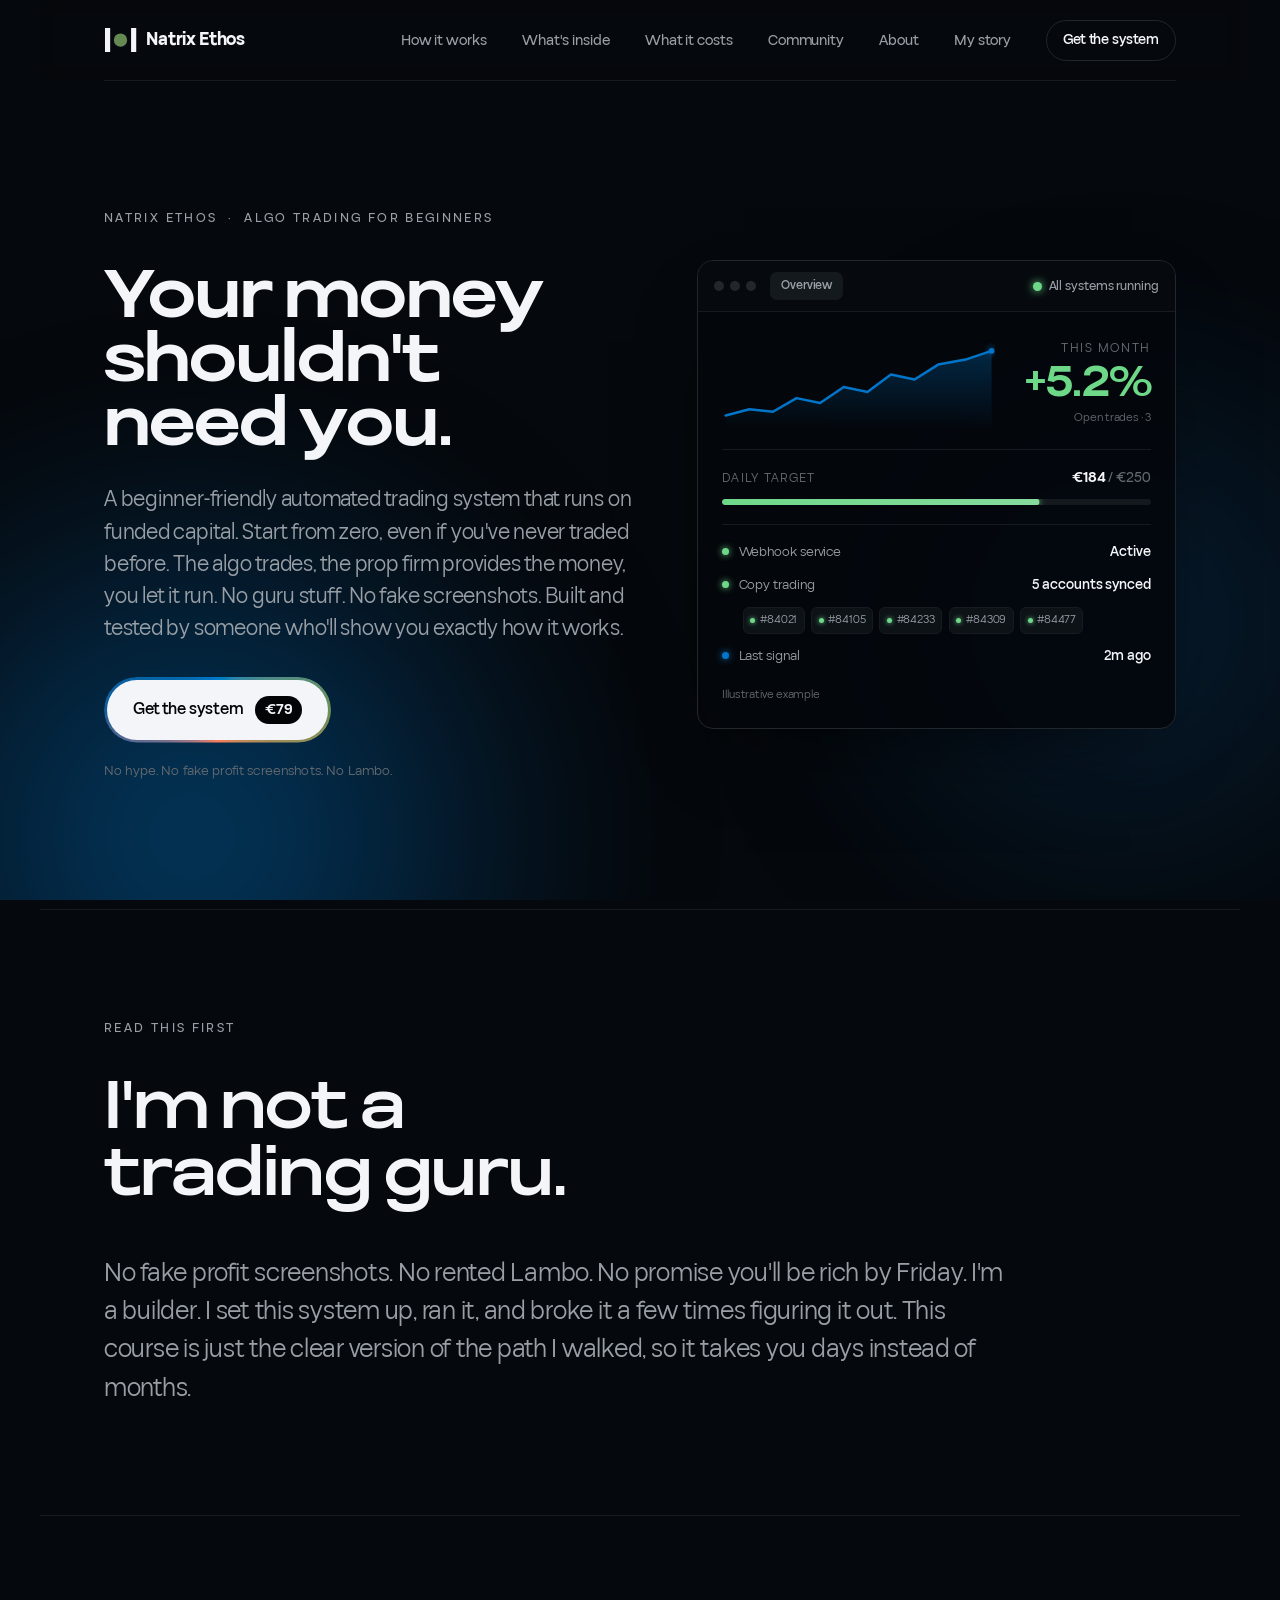
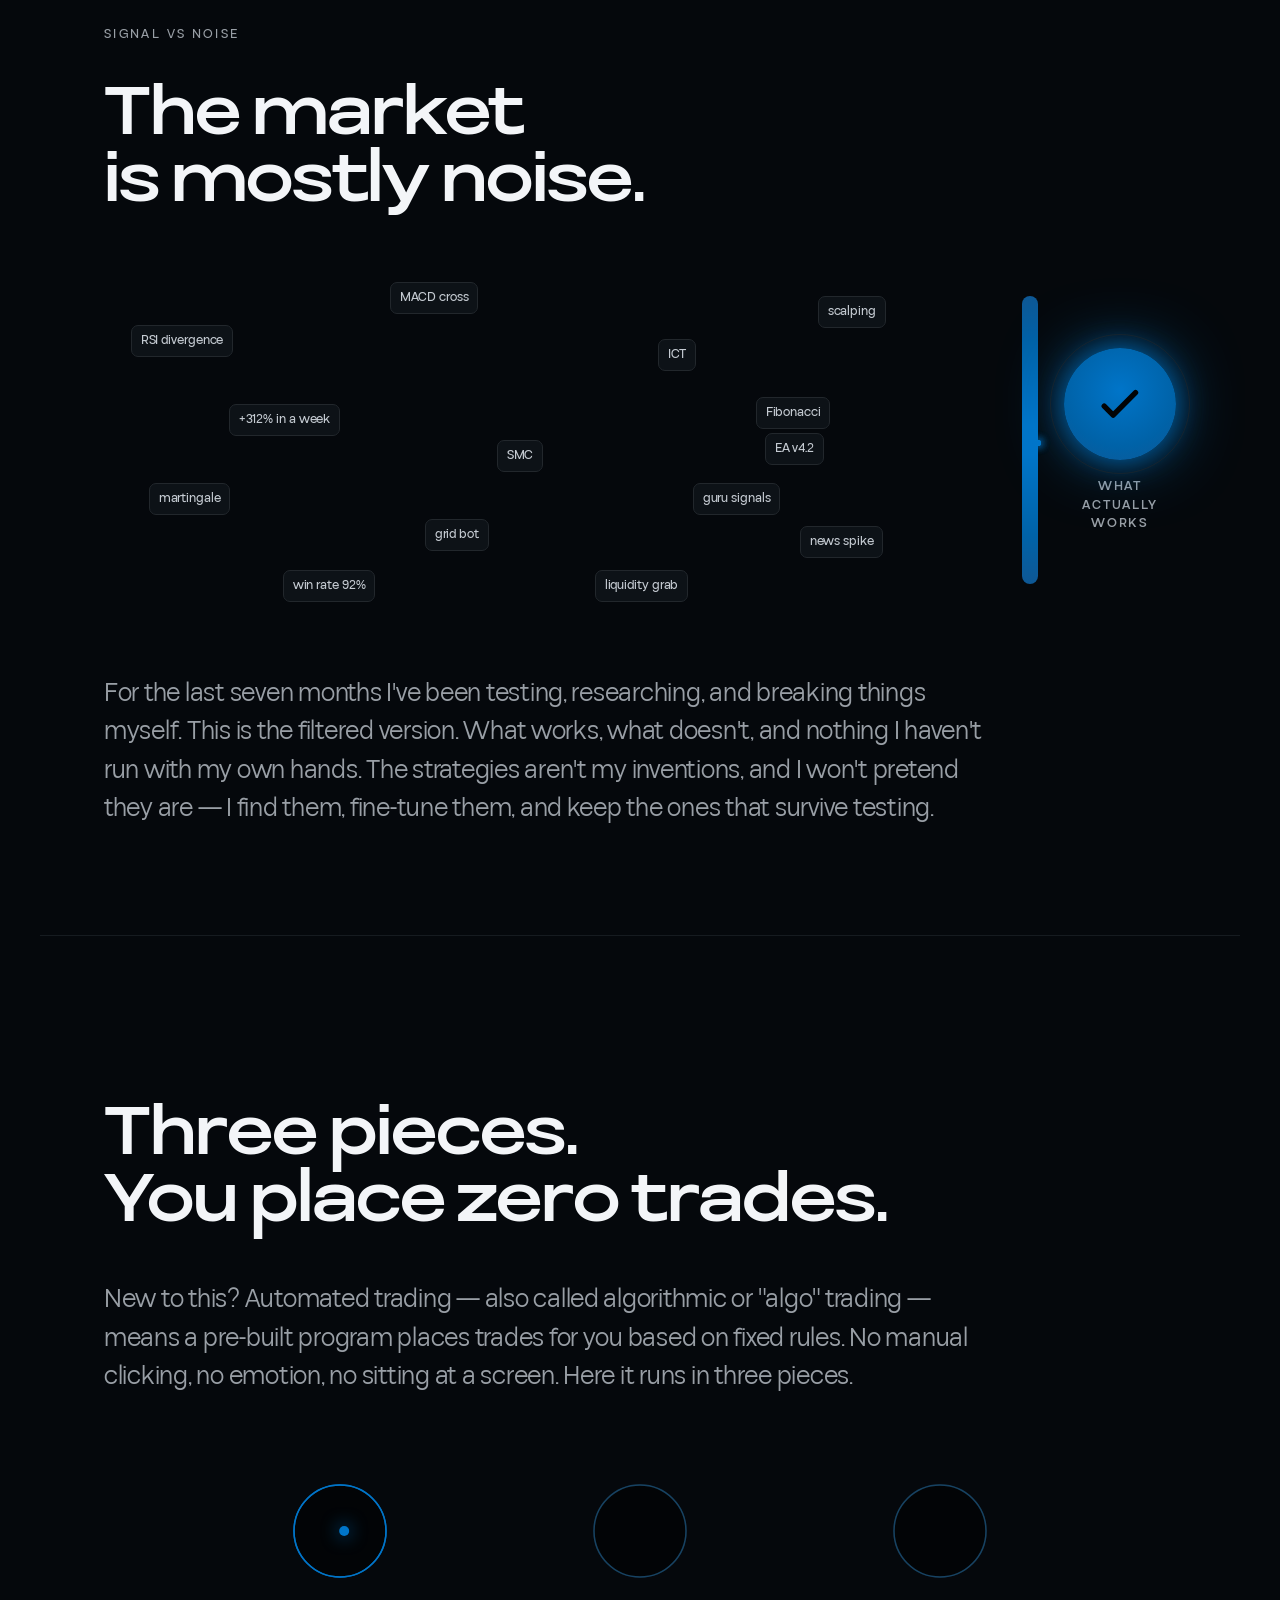
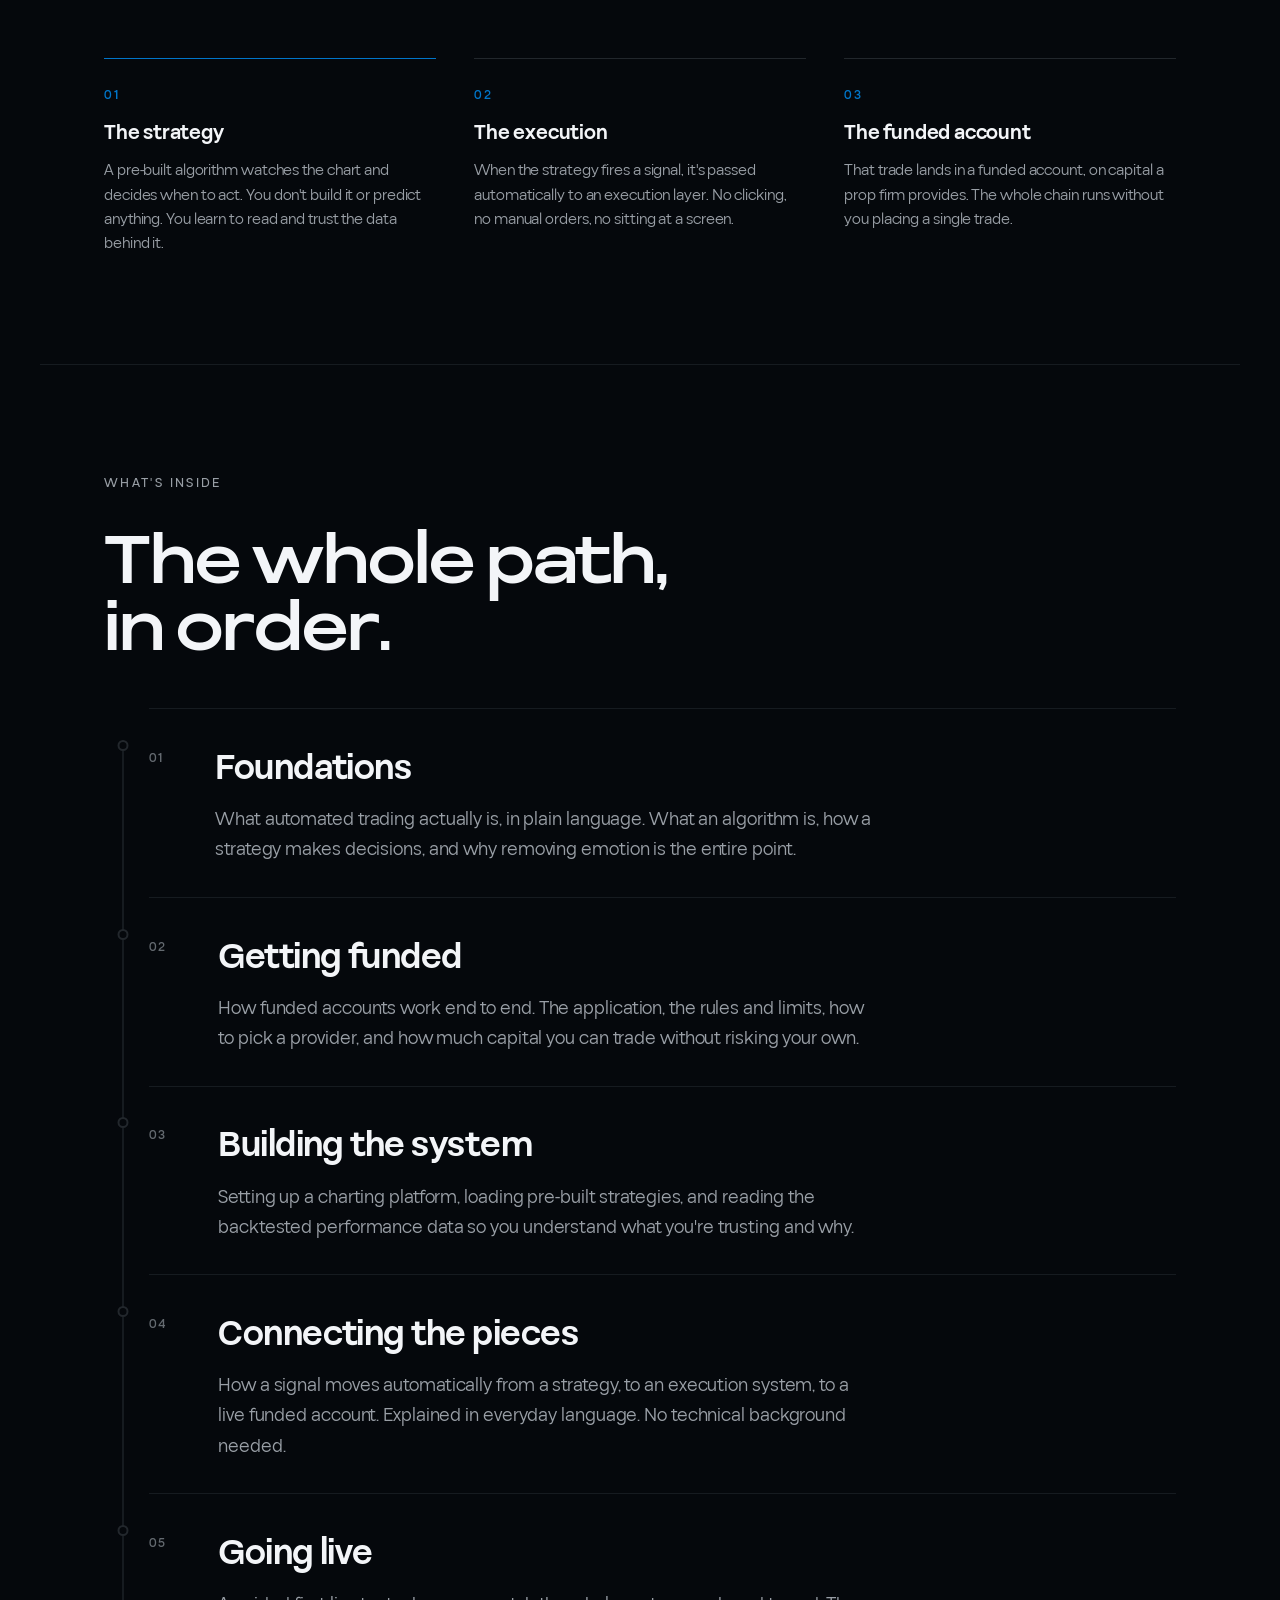
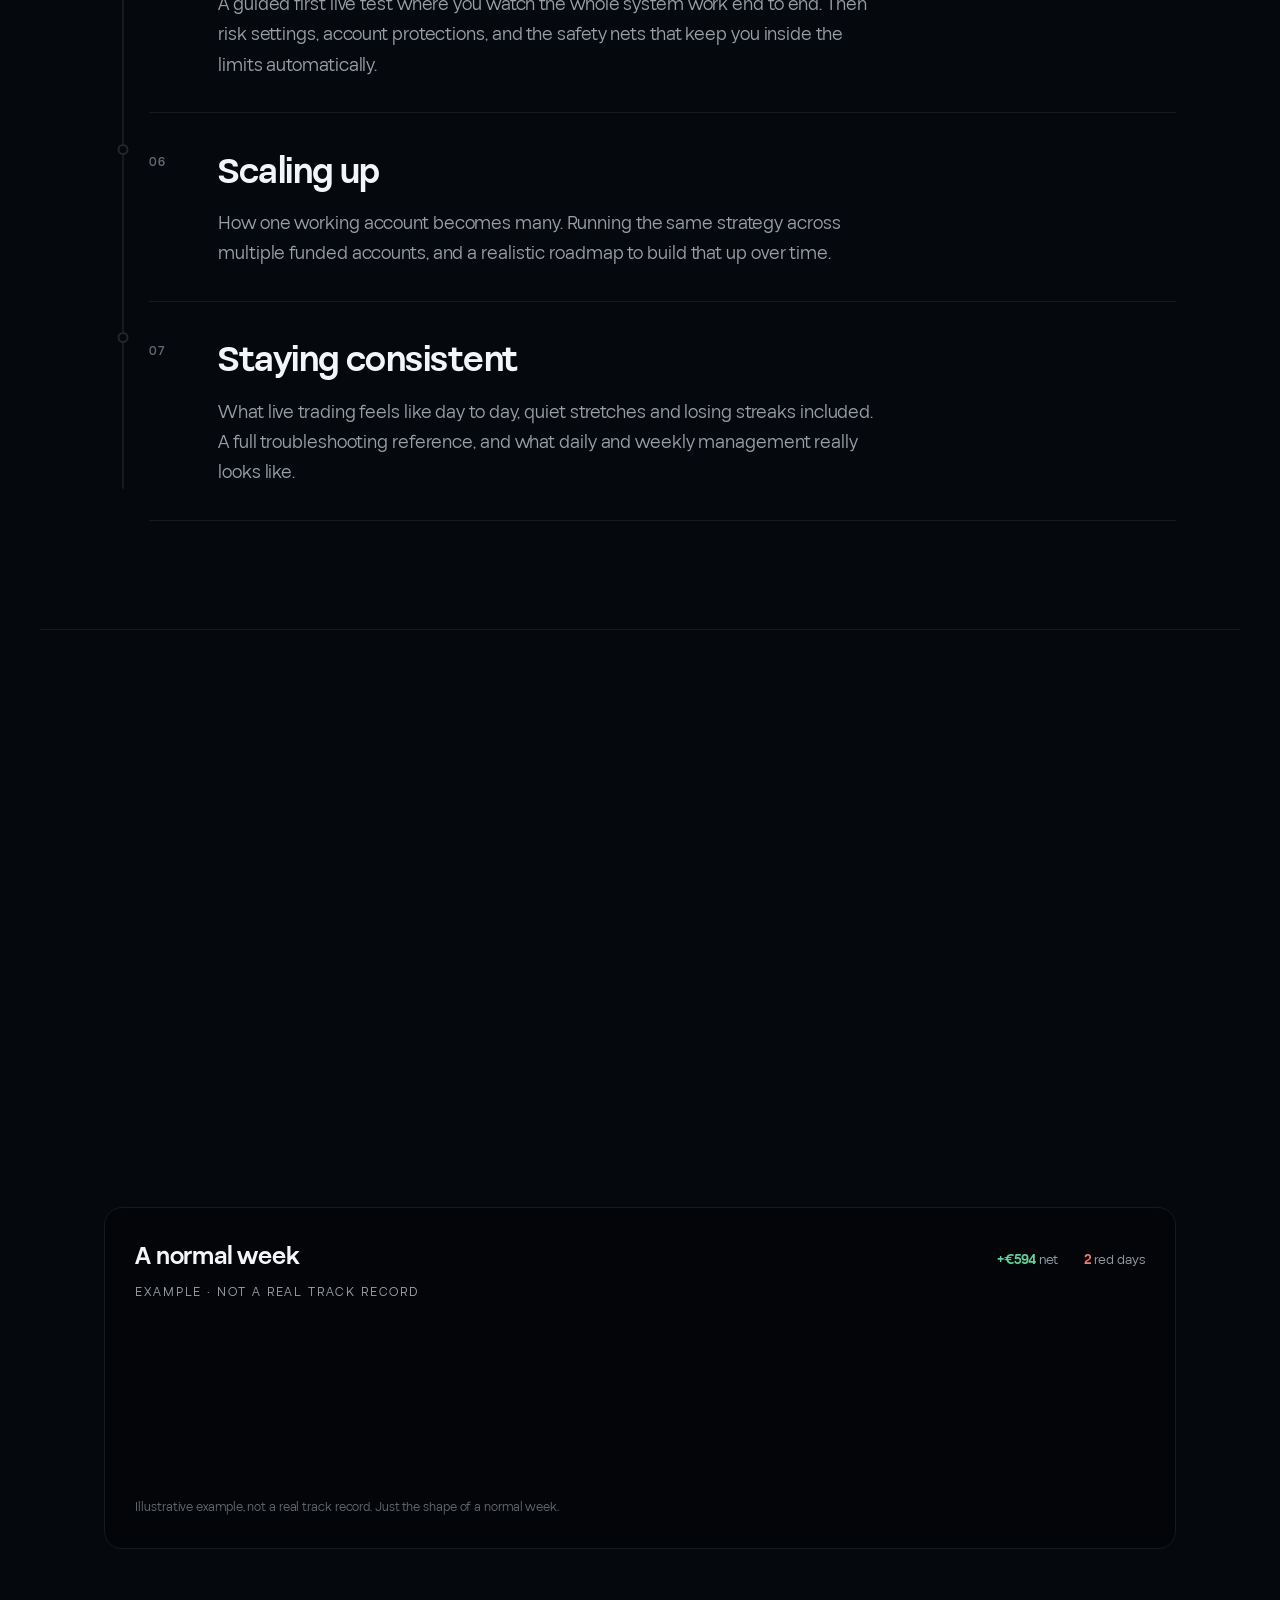
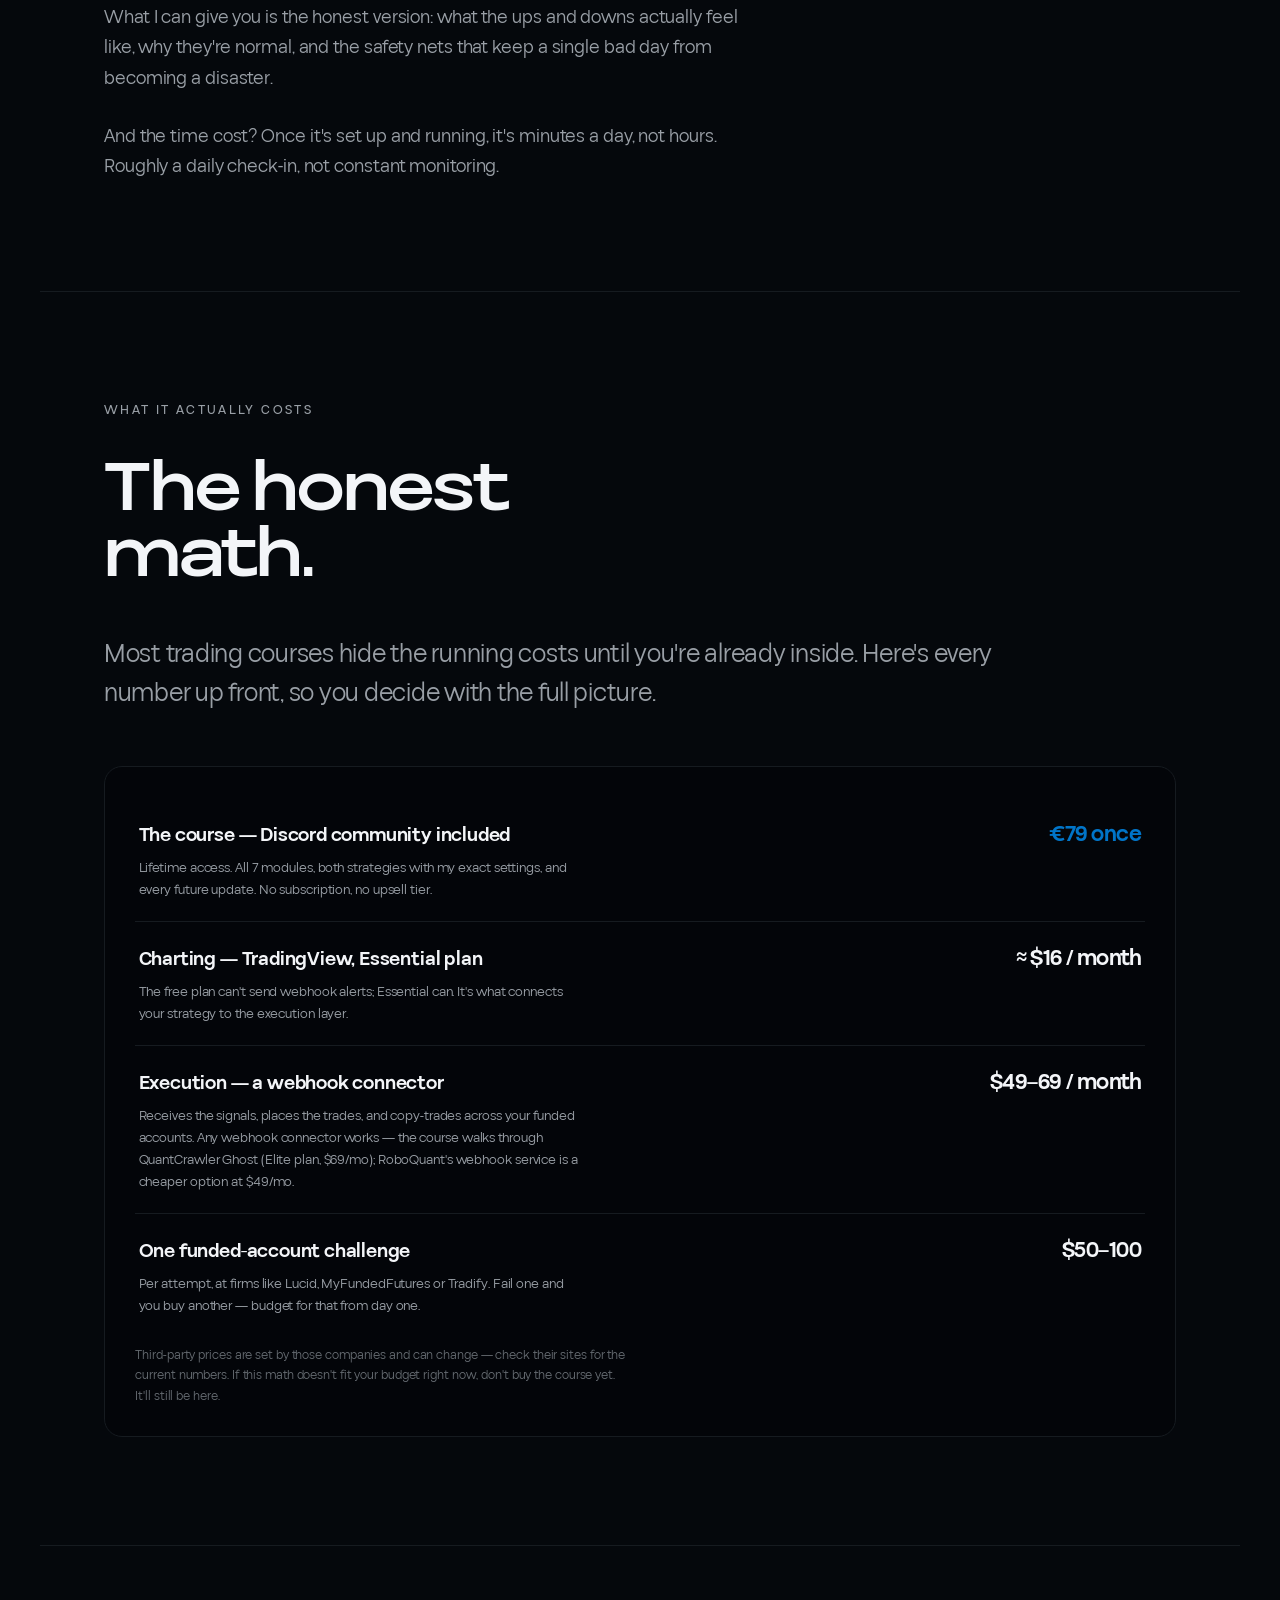
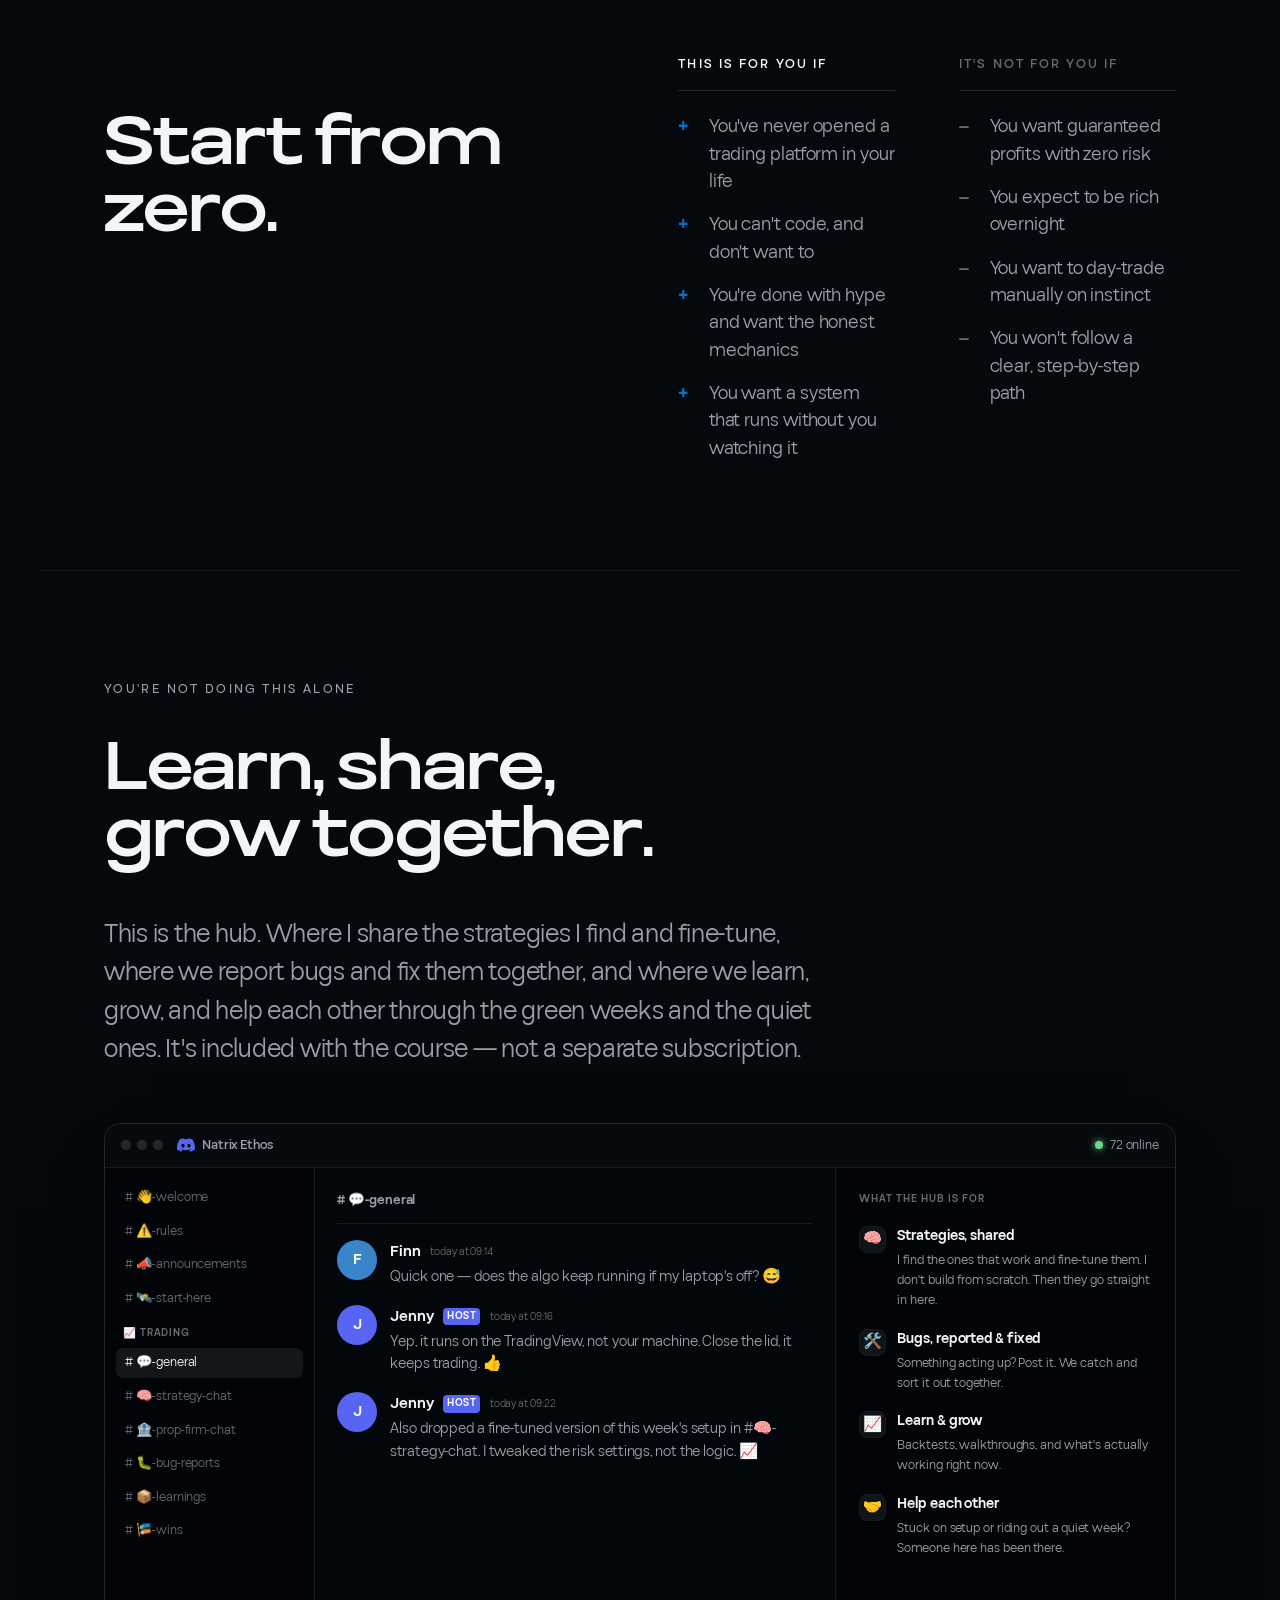
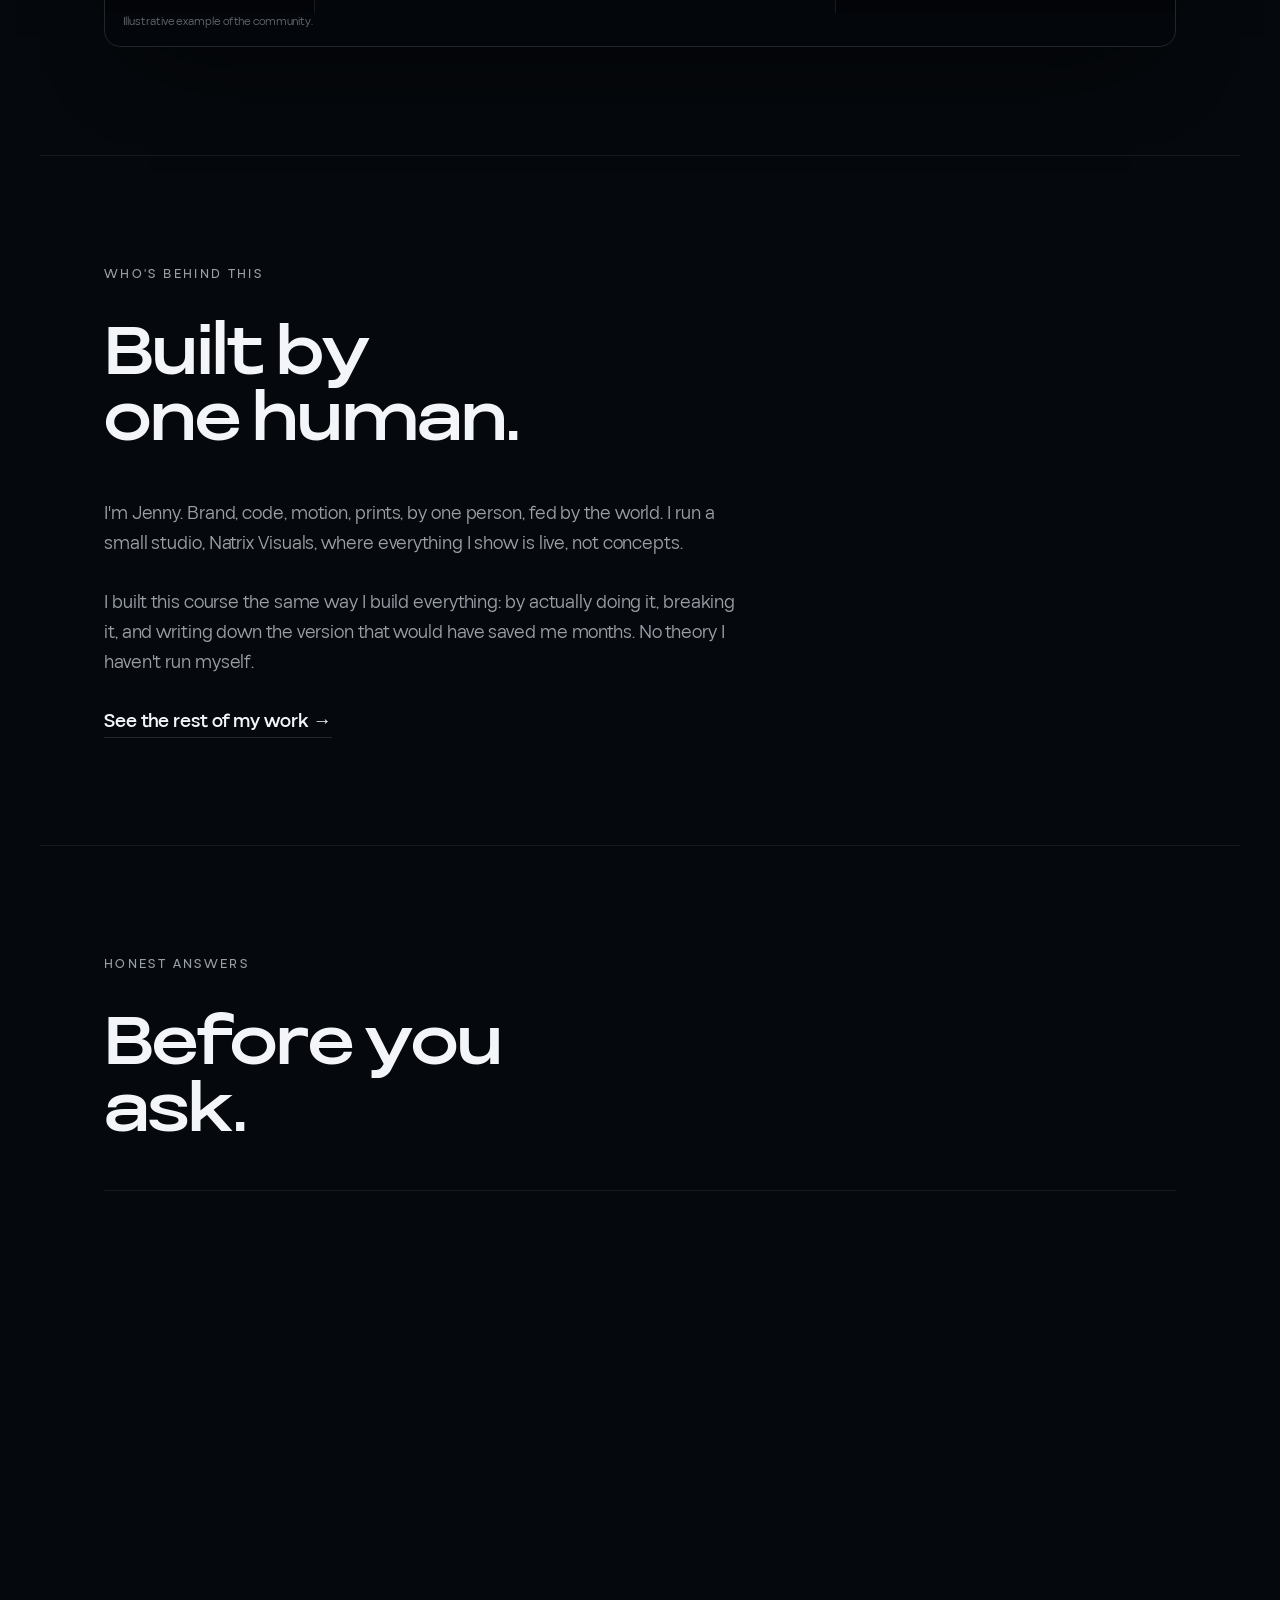
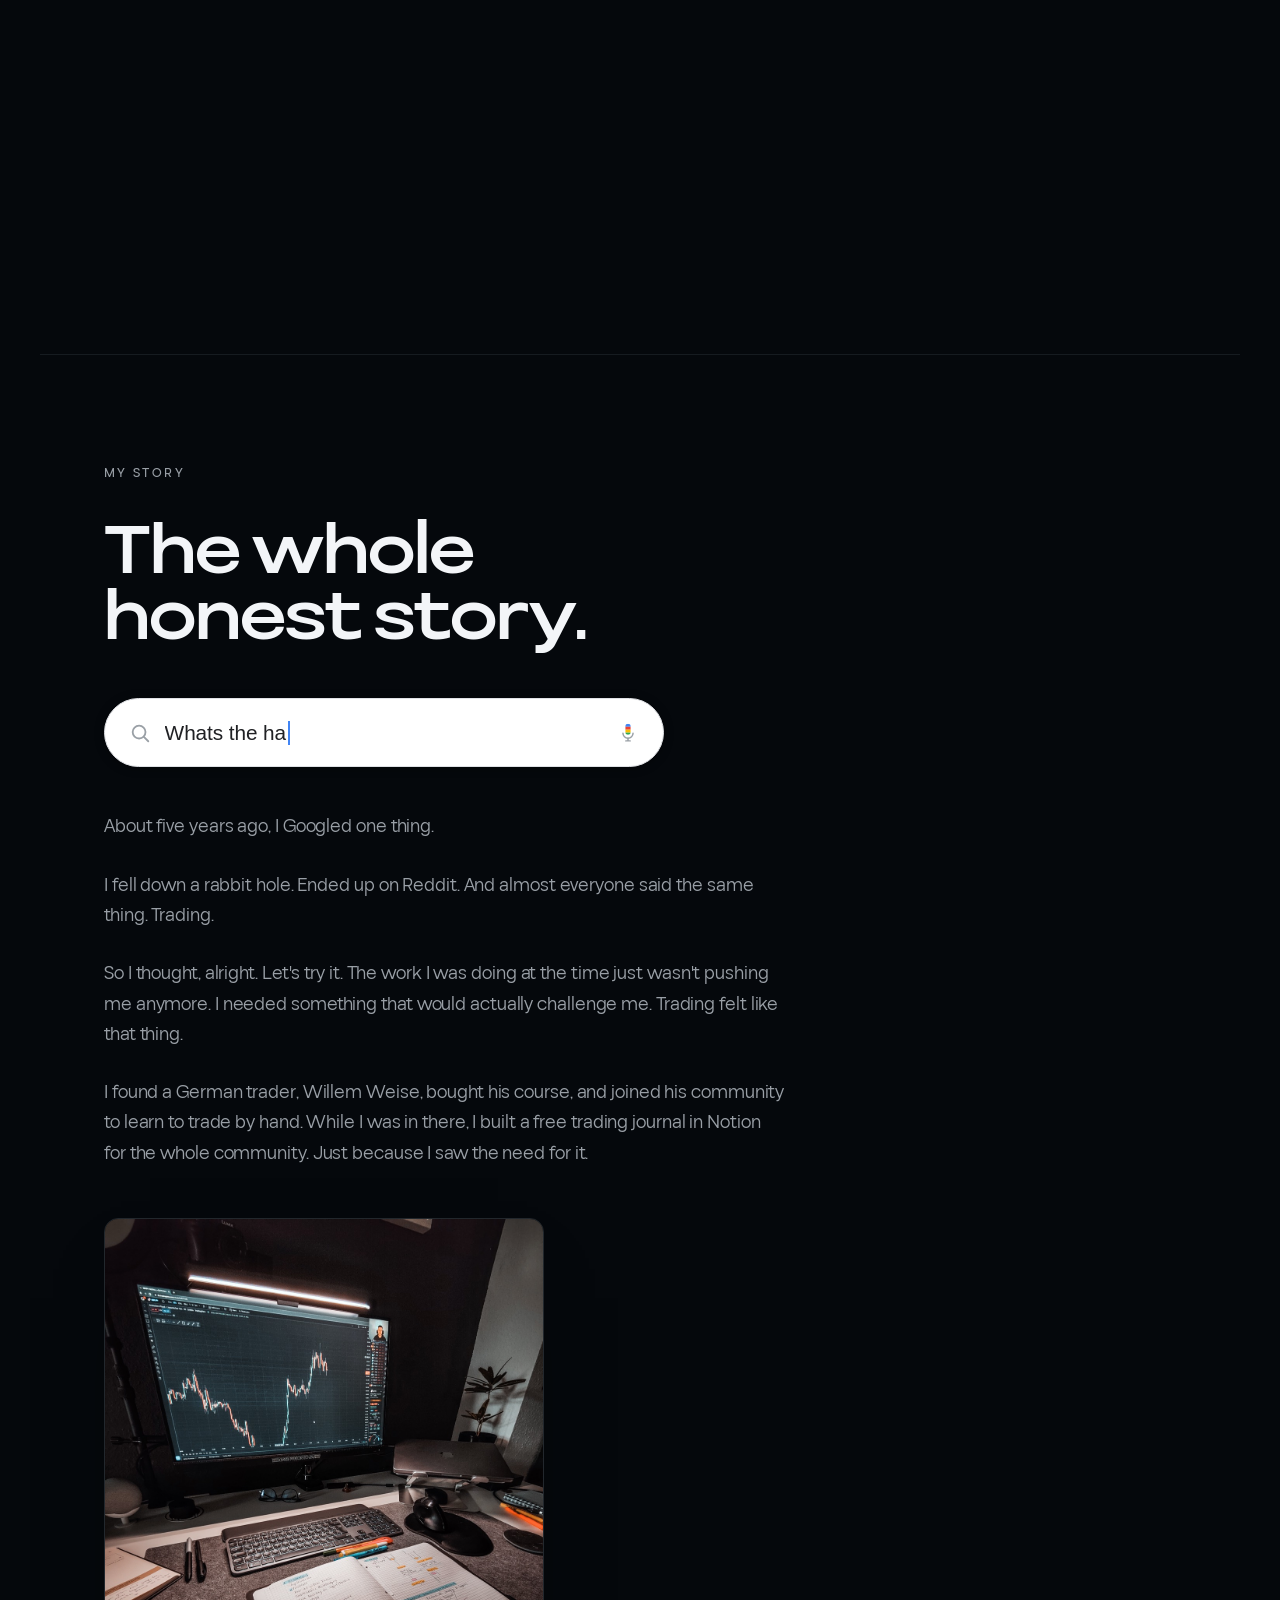
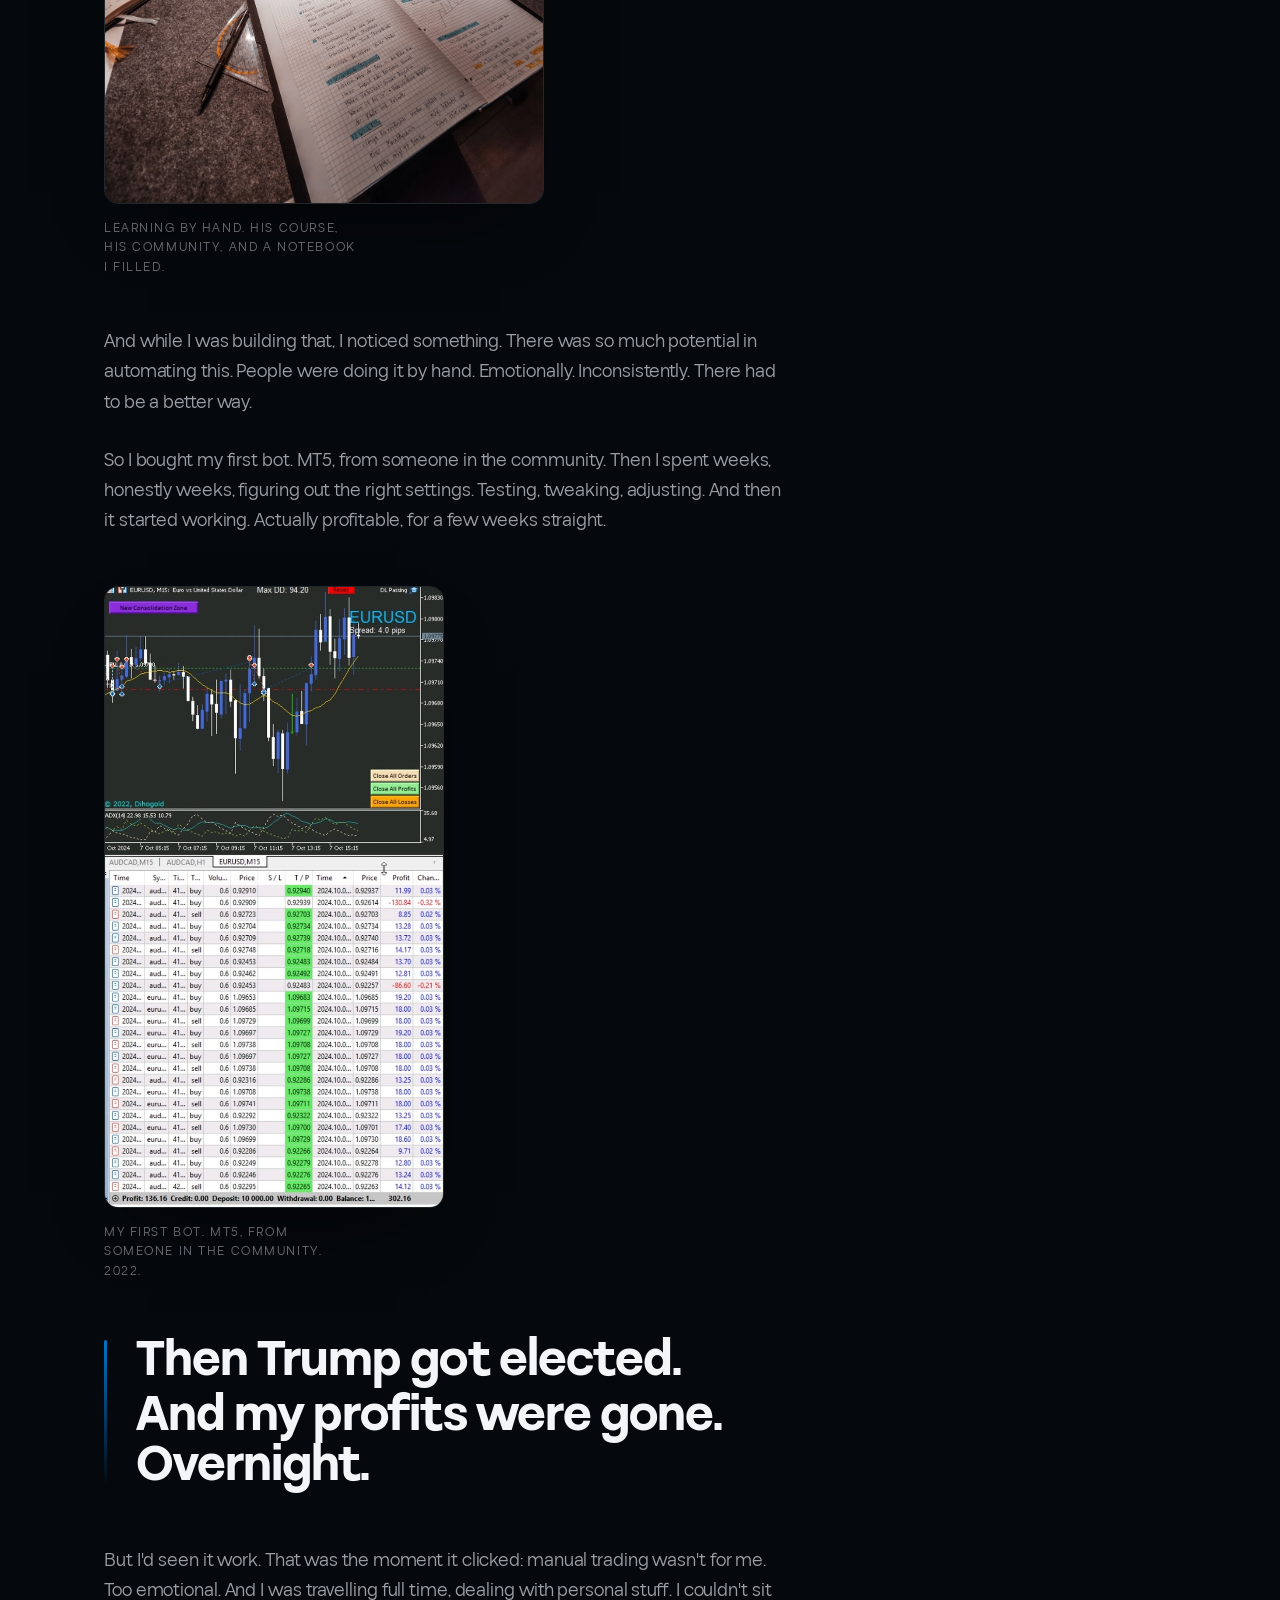
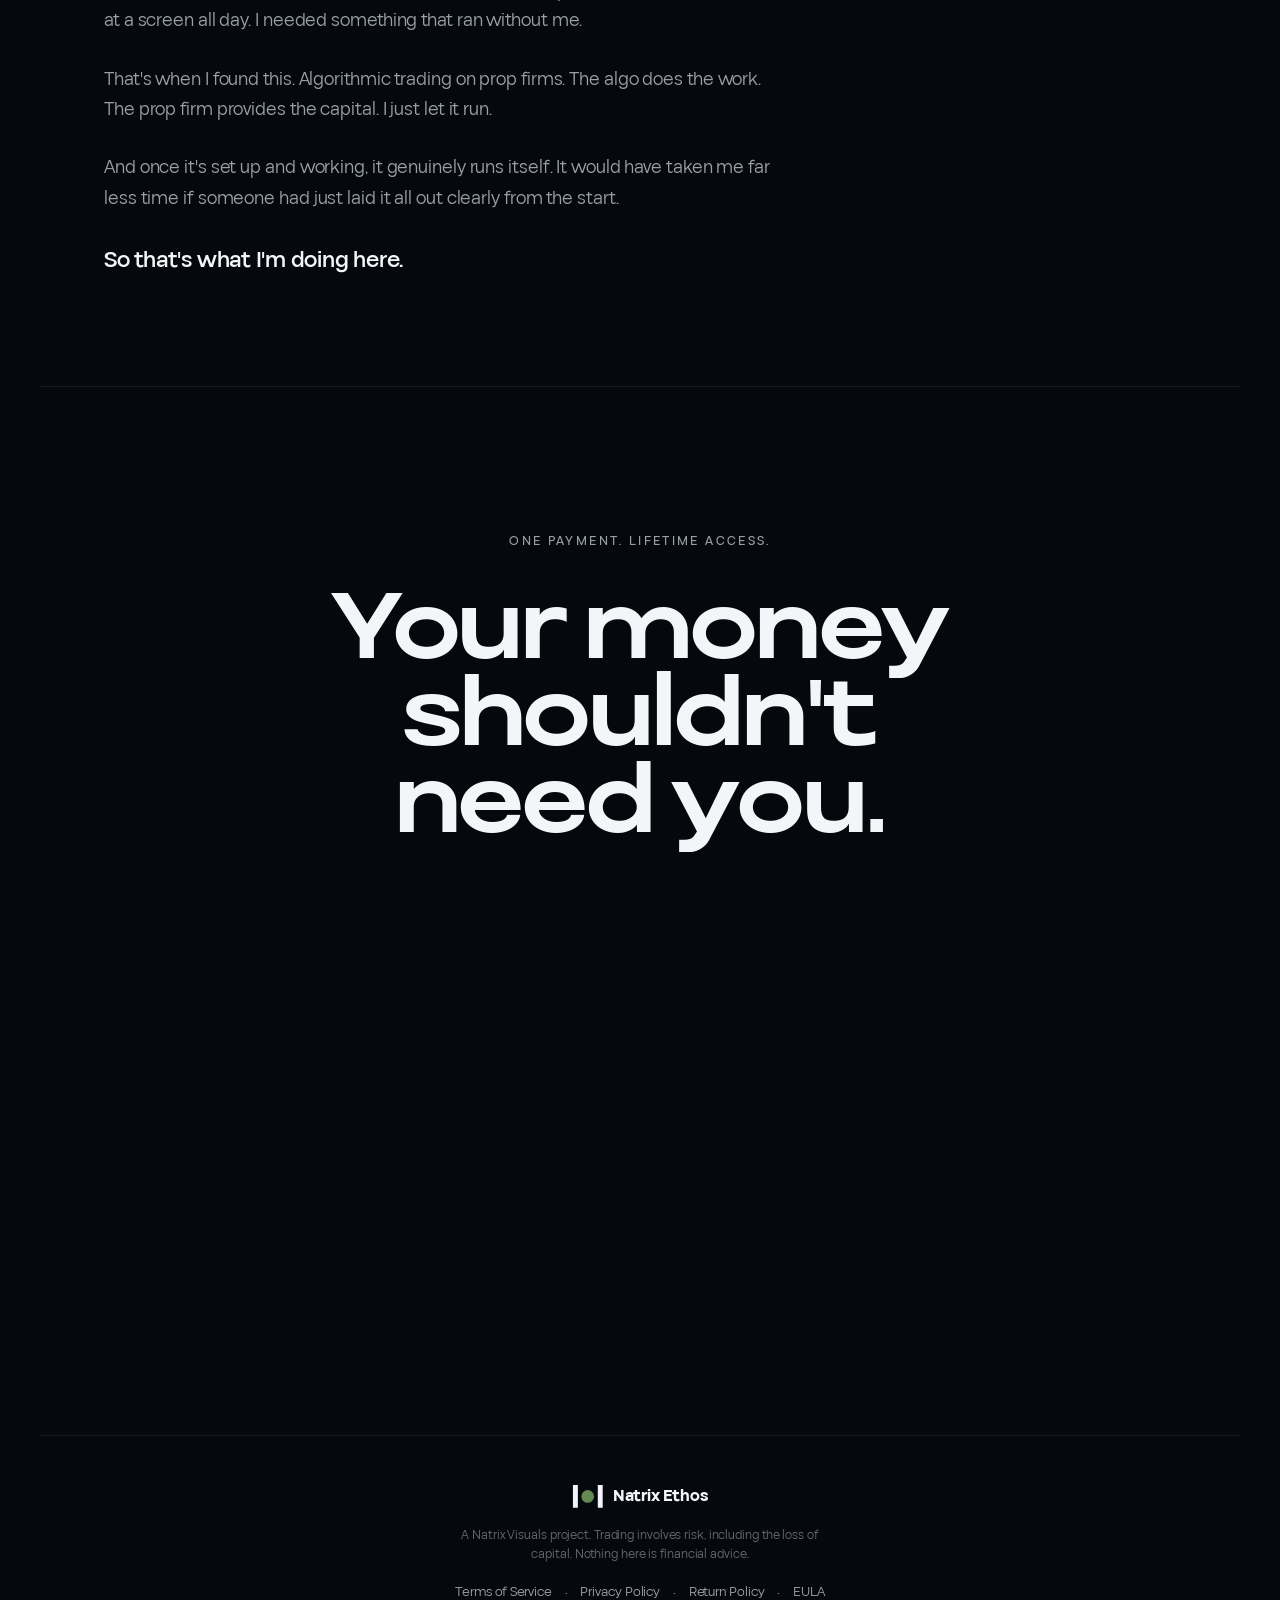
<file: index.html>
<!DOCTYPE html>
<html lang="en">
<head>
  <meta charset="UTF-8" />
  <meta name="viewport" content="width=device-width, initial-scale=1.0" />
  <title>Automated Algo Trading Course for Beginners | Natrix Ethos</title>
  <meta name="description" content="Learn automated algo trading from zero — no coding, no hype. A funded account provides the capital, the algorithm places the trades, you let it run. €79, lifetime access." />
  <meta name="author" content="Jenny — Natrix Ethos" />
  <meta name="robots" content="index, follow, max-image-preview:large" />
  <meta name="keywords" content="automated trading for beginners, algo trading course, algorithmic trading, funded account trading, prop firm trading, learn trading from scratch, no-code trading, passive trading system" />

  <!-- TODO(Jenny): confirm the live domain, then update canonical + all og:/schema URLs if it isn't natrix-ethos.com -->
  <link rel="canonical" href="https://www.natrix-ethos.com/" />

  <meta property="og:title" content="Automated Algo Trading Course for Beginners | Natrix Ethos" />
  <meta property="og:description" content="Start from zero. A funded account provides the capital, the algorithm places the trades, you let it run. No coding, no hype, no fake screenshots. €79, lifetime access." />
  <meta property="og:type" content="website" />
  <meta property="og:url" content="https://www.natrix-ethos.com/" />
  <meta property="og:site_name" content="Natrix Ethos" />
  <meta property="og:locale" content="en_US" />
  <!-- TODO(Jenny): create a 1200×630 raster (JPG/PNG) preview and place it at /og-image.jpg — social/AI scrapers don't render SVG -->
  <meta property="og:image" content="https://www.natrix-ethos.com/og-image.jpg" />
  <meta property="og:image:width" content="1200" />
  <meta property="og:image:height" content="630" />
  <meta property="og:image:alt" content="Natrix Ethos — automated algo trading course for beginners" />

  <meta name="twitter:card" content="summary_large_image" />
  <meta name="twitter:title" content="Automated Algo Trading Course for Beginners | Natrix Ethos" />
  <meta name="twitter:description" content="Start from zero. The algorithm trades, a funded account provides the capital, you let it run. No coding, no hype. €79, lifetime access." />
  <meta name="twitter:image" content="https://www.natrix-ethos.com/og-image.jpg" />
  <meta name="theme-color" content="#0b0f14" />

  <link rel="preconnect" href="https://whop.com" />
  <link rel="preload" href="fonts/Mosvita-Bold.woff2" as="font" type="font/woff2" crossorigin />
  <link rel="preload" href="fonts/Mosvita-Regular.woff2" as="font" type="font/woff2" crossorigin />
  <link rel="icon" href="NE-LOGO.svg" type="image/svg+xml" />
  <link rel="stylesheet" href="styles.css" />

  <!-- Structured data: helps Google + AI answer engines (ChatGPT, Perplexity, AI Overviews) understand and cite the course -->
  <script type="application/ld+json">
  {
    "@context": "https://schema.org",
    "@graph": [
      {
        "@type": "Organization",
        "@id": "https://www.natrix-ethos.com/#org",
        "name": "Natrix Ethos",
        "url": "https://www.natrix-ethos.com/",
        "logo": "https://www.natrix-ethos.com/NE-LOGO.svg",
        "parentOrganization": {
          "@type": "Organization",
          "name": "Natrix Visuals",
          "url": "https://www.natrix-visuals.com"
        },
        "founder": { "@id": "https://www.natrix-ethos.com/#jenny" }
      },
      {
        "@type": "Person",
        "@id": "https://www.natrix-ethos.com/#jenny",
        "name": "Jenny",
        "description": "Builder and founder of Natrix Visuals who set up, ran, and stress-tested an automated algo trading system before teaching it.",
        "url": "https://www.natrix-visuals.com",
        "jobTitle": "Course creator"
      },
      {
        "@type": "Course",
        "@id": "https://www.natrix-ethos.com/#course",
        "name": "Natrix Ethos — Automated Algo Trading Course for Beginners",
        "description": "A complete, honest, beginner-friendly course on automated algorithmic trading. Learn how a funded (prop firm) account provides the capital, how a pre-built algorithm places the trades automatically, and how to run and scale the system — with no coding, no advanced math, and no prior trading experience required.",
        "url": "https://www.natrix-ethos.com/",
        "inLanguage": "en",
        "educationalLevel": "Beginner",
        "teaches": [
          "What automated trading is, in plain language",
          "How funded (prop firm) accounts work and how to get one",
          "Loading and reading pre-built trading strategies",
          "Connecting signals to automated execution",
          "Going live and managing risk",
          "Scaling across multiple funded accounts"
        ],
        "about": ["Automated trading", "Algorithmic trading", "Prop firm trading", "Funded accounts"],
        "provider": { "@id": "https://www.natrix-ethos.com/#org" },
        "instructor": { "@id": "https://www.natrix-ethos.com/#jenny" },
        "isAccessibleForFree": false,
        "offers": {
          "@type": "Offer",
          "price": "79",
          "priceCurrency": "EUR",
          "category": "Paid",
          "availability": "https://schema.org/InStock",
          "url": "https://whop.com/natrix-ethos/natrix-ethos/"
        },
        "hasCourseInstance": {
          "@type": "CourseInstance",
          "courseMode": "Online",
          "courseWorkload": "PT1H",
          "instructor": { "@id": "https://www.natrix-ethos.com/#jenny" }
        }
      },
      {
        "@type": "FAQPage",
        "@id": "https://www.natrix-ethos.com/#faq",
        "mainEntity": [
          {
            "@type": "Question",
            "name": "Do I need my own money to trade?",
            "acceptedAnswer": {
              "@type": "Answer",
              "text": "Not your own trading capital, no. You trade on a funded account that a prop firm provides. Your real costs: €79 once for the course, a $50–100 challenge fee per funded-account attempt, and roughly $65–85 a month in tool subscriptions (charting + a webhook connector). Every number is listed openly on the page."
            }
          },
          {
            "@type": "Question",
            "name": "Do I need to know how to code?",
            "acceptedAnswer": {
              "@type": "Answer",
              "text": "No. You're given working, pre-built strategies. The course teaches you to set them up, read the data, and connect the pieces. There's no coding and no advanced math anywhere in it."
            }
          },
          {
            "@type": "Question",
            "name": "How much time does it take to run?",
            "acceptedAnswer": {
              "@type": "Answer",
              "text": "Setting it up is the main effort, and the course walks you through every step. After that it's minutes a day — roughly a daily check-in, not hours at a screen."
            }
          },
          {
            "@type": "Question",
            "name": "Is this actually automated, or do I place trades?",
            "acceptedAnswer": {
              "@type": "Answer",
              "text": "It's genuinely automated. The strategy fires a signal, the execution layer places the trade, and it lands in your funded account. You don't place a single trade by hand."
            }
          },
          {
            "@type": "Question",
            "name": "What if I lose money or blow an account?",
            "acceptedAnswer": {
              "@type": "Answer",
              "text": "It can happen, and the course addresses it directly. You'll learn the risk settings and account protections that keep losses contained, and why losing days are a normal part of the process rather than a failure."
            }
          },
          {
            "@type": "Question",
            "name": "What exactly do I get for €79?",
            "acceptedAnswer": {
              "@type": "Answer",
              "text": "Lifetime access to the full course — 7 modules, 28 lessons, every step from foundations to scaling — both strategies with exact settings, the troubleshooting reference, and the Discord community. One payment, no subscription."
            }
          },
          {
            "@type": "Question",
            "name": "Did you build the strategies yourself?",
            "acceptedAnswer": {
              "@type": "Answer",
              "text": "No — the strategies come from the trading community. What's original is everything around them: the testing, the fine-tuned settings, the setup path, and the judgement about which ones survive. Students get the strategies ready to run, with the backtest data behind them."
            }
          },
          {
            "@type": "Question",
            "name": "Is the Discord community included?",
            "acceptedAnswer": {
              "@type": "Answer",
              "text": "Yes — it's part of the €79, not an upsell. It's where strategies are shared and fine-tuned, bugs get reported and fixed together, and members help each other when stuck."
            }
          }
        ]
      }
    ]
  }
  </script>
</head>
<body>
  <a class="skip-link" href="#story">Skip to the story</a>

  <!-- Brand mark, referenced via <use> in header/footer -->
  <svg width="0" height="0" style="position:absolute" aria-hidden="true" focusable="false">
    <symbol id="ne-logo" viewBox="49 70 203 159">
      <path d="M245.869 76H214.314V223H245.869V76Z" fill="currentColor"/>
      <path d="M86.555 76H55V223H86.555V76Z" fill="currentColor"/>
      <circle cx="149.665" cy="149.885" r="40.79" fill="#648953"/>
    </symbol>
  </svg>

  <!-- Atmosphere: the blue glow -->
  <div class="glow-field" aria-hidden="true">
    <span class="glow glow--one"></span>
    <span class="glow glow--two"></span>
  </div>

  <header class="site-header" id="top">
    <a class="wordmark" href="#top" aria-label="Natrix Ethos home">
      <svg class="wordmark__mark" aria-hidden="true" focusable="false"><use href="#ne-logo" /></svg>
      <span>Natrix Ethos</span>
    </a>
    <nav class="site-nav" aria-label="Primary">
      <a href="#how">How it works</a>
      <a href="#inside">What's inside</a>
      <a href="#costs">What it costs</a>
      <a href="#community">Community</a>
      <a href="#about">About</a>
      <a href="#story">My story</a>
      <a class="btn btn--ghost" href="https://whop.com/natrix-ethos/natrix-ethos/" target="_blank" rel="noopener">Get the system</a>
    </nav>
  </header>

  <main>

    <!-- 1. HERO -->
    <section class="hero" aria-labelledby="hero-h">
      <div class="hero__text">
        <p class="kicker reveal">Natrix Ethos &nbsp;·&nbsp; Algo Trading for Beginners</p>
        <h1 class="hero__title reveal" id="hero-h">
          Your money<br />shouldn't<br />need you.
        </h1>
        <p class="hero__sub reveal">
          A beginner-friendly automated trading system that runs on funded capital.
          Start from zero, even if you've never traded before. The algo trades, the
          prop firm provides the money, you let it run. No guru stuff. No fake
          screenshots. Built and tested by someone who'll show you exactly how it works.
        </p>
        <div class="hero__cta reveal">
          <a class="noise-cta" href="https://whop.com/natrix-ethos/natrix-ethos/" target="_blank" rel="noopener">
            <span class="noise-cta__grad" aria-hidden="true"></span>
            <span class="noise-cta__inner">Get the system <span class="btn__price">€79</span></span>
          </a>
          <p class="microcopy">No hype. No fake profit screenshots. No Lambo.</p>
        </div>
      </div>

      <div class="hero__media reveal">
        <div class="dash" role="img" aria-label="Example system dashboard: all systems running, equity up 5.2 percent this month, daily target 74 percent reached, webhook service active, and the strategy copy-traded to five funded accounts.">
          <div class="dash__bar">
            <span class="dash__dots" aria-hidden="true"><i></i><i></i><i></i></span>
            <span class="dash__tab">Overview</span>
            <span class="dash__status"><span class="dash__led" aria-hidden="true"></span>All systems running</span>
          </div>
          <div class="dash__body">
            <div class="dash__top">
              <div class="dash__chart">
                <svg viewBox="0 0 440 150" preserveAspectRatio="xMidYMid meet" aria-hidden="true">
                  <defs>
                    <linearGradient id="equityFill" x1="0" y1="0" x2="0" y2="1">
                      <stop offset="0%" /><stop offset="100%" />
                    </linearGradient>
                  </defs>
                  <g class="dash__grow">
                    <path class="dash__area" d="M6,128 L44,118 L82,122 L120,100 L158,108 L196,82 L234,90 L272,62 L310,70 L348,46 L392,38 L434,24 L434,150 L6,150 Z" />
                    <path class="dash__line" d="M6,128 L44,118 L82,122 L120,100 L158,108 L196,82 L234,90 L272,62 L310,70 L348,46 L392,38 L434,24" />
                  </g>
                  <circle class="dash__pt" cx="434" cy="24" r="4.5" />
                </svg>
              </div>
              <div class="dash__meta">
                <span class="dash__label">This month</span>
                <span class="dash__gain">+5.2%</span>
                <span class="dash__metasub">Open trades · 3</span>
              </div>
            </div>

            <div class="dash__kpis">
              <div class="kpi">
                <span class="kpi__head">
                  <span class="kpi__label">Daily target</span>
                  <span class="kpi__val">€184 <span class="kpi__muted">/ €250</span></span>
                </span>
                <span class="kpi__bar"><span class="kpi__fill" style="--p:0.74"></span></span>
              </div>
            </div>

            <div class="dash__services">
              <div class="svc"><span class="svc__dot" aria-hidden="true"></span><span class="svc__name">Webhook service</span><span class="svc__state">Active</span></div>
              <div class="svc"><span class="svc__dot" aria-hidden="true"></span><span class="svc__name">Copy trading</span><span class="svc__state">5 accounts synced</span></div>
              <div class="dash__accounts">
                <span class="acct"><i aria-hidden="true"></i>#84021</span>
                <span class="acct"><i aria-hidden="true"></i>#84105</span>
                <span class="acct"><i aria-hidden="true"></i>#84233</span>
                <span class="acct"><i aria-hidden="true"></i>#84309</span>
                <span class="acct"><i aria-hidden="true"></i>#84477</span>
              </div>
              <div class="svc"><span class="svc__dot svc__dot--blue" aria-hidden="true"></span><span class="svc__name">Last signal</span><span class="svc__state">2m ago</span></div>
            </div>

            <p class="dash__foot">Illustrative example</p>
          </div>
        </div>
      </div>
    </section>

    <!-- 2. THE HONEST FRAME -->
    <section class="band band--frame" aria-labelledby="frame-h">
      <p class="kicker reveal">Read this first</p>
      <h2 class="display reveal" id="frame-h">I'm not a<br />trading guru.</h2>
      <p class="lede reveal">
        No fake profit screenshots. No rented Lambo. No promise you'll be rich by Friday.
        I'm a builder. I set this system up, ran it, and broke it a few times figuring it out.
        This course is just the clear version of the path I walked, so it takes you days
        instead of months.
      </p>
    </section>

    <!-- SIGNAL VS NOISE -->
    <section class="band band--noise" id="noise" aria-labelledby="noise-h">
      <p class="kicker reveal">Signal vs noise</p>
      <h2 class="display reveal" id="noise-h">The market<br />is mostly noise.</h2>

      <div class="filter reveal" role="img" aria-label="A storm of trading indicators, gurus, and strategies on the left is filtered down to a single verified result: what actually works.">
        <div class="filter__noise">
          <span class="noise-chip" style="--x:3%;  --y:18%; --r:-8deg;  --d:0s">RSI divergence</span>
          <span class="noise-chip" style="--x:32%; --y:6%;  --r:5deg;   --d:1.1s">MACD cross</span>
          <span class="noise-chip" style="--x:62%; --y:22%; --r:-4deg;  --d:2.3s">ICT</span>
          <span class="noise-chip" style="--x:14%; --y:40%; --r:7deg;   --d:0.6s">+312% in a week</span>
          <span class="noise-chip" style="--x:44%; --y:50%; --r:-6deg;  --d:1.8s">SMC</span>
          <span class="noise-chip" style="--x:73%; --y:38%; --r:3deg;   --d:0.3s">Fibonacci</span>
          <span class="noise-chip" style="--x:5%;  --y:62%; --r:-5deg;  --d:2.7s">martingale</span>
          <span class="noise-chip" style="--x:36%; --y:72%; --r:6deg;   --d:1.4s">grid bot</span>
          <span class="noise-chip" style="--x:66%; --y:62%; --r:-7deg;  --d:0.9s">guru signals</span>
          <span class="noise-chip" style="--x:20%; --y:86%; --r:4deg;   --d:2.1s">win rate 92%</span>
          <span class="noise-chip" style="--x:55%; --y:86%; --r:-3deg;  --d:1.6s">liquidity grab</span>
          <span class="noise-chip" style="--x:80%; --y:10%; --r:8deg;   --d:3.1s">scalping</span>
          <span class="noise-chip" style="--x:78%; --y:74%; --r:-5deg;  --d:2.5s">news spike</span>
          <span class="noise-chip" style="--x:74%; --y:48%; --r:5deg;   --d:1.2s">EA v4.2</span>
        </div>

        <div class="filter__bar" aria-hidden="true">
          <span class="filter__stream"></span>
          <span class="filter__stream filter__stream--2"></span>
          <span class="filter__stream filter__stream--3"></span>
        </div>

        <div class="filter__signal">
          <div class="filter__result">
            <svg viewBox="0 0 24 24" fill="none" aria-hidden="true"><path d="M5 13l4 4L19 7" stroke="currentColor" stroke-width="2.4" stroke-linecap="round" stroke-linejoin="round"/></svg>
          </div>
          <span class="filter__caption filter__caption--right">What actually works</span>
        </div>
      </div>

      <p class="lede reveal filter__lede">
        For the last seven months I've been testing, researching, and breaking things
        myself. This is the filtered version. What works, what doesn't, and nothing I
        haven't run with my own hands. The strategies aren't my inventions, and I won't
        pretend they are — I find them, fine-tune them, and keep the ones that survive
        testing.
      </p>
    </section>

    <!-- 4. HOW IT ACTUALLY WORKS -->
    <section class="band" id="how" aria-labelledby="how-h">
      <p class="kicker reveal">How it actually works</p>
      <h2 class="display reveal" id="how-h">Three pieces.<br />You place zero trades.</h2>

      <p class="lede reveal">
        New to this? Automated trading — also called algorithmic or "algo" trading — means
        a pre-built program places trades for you based on fixed rules. No manual clicking,
        no emotion, no sitting at a screen. Here it runs in three pieces.
      </p>

      <div class="pipeline reveal" role="img" aria-label="The signal flows from the strategy, to the execution layer, to your funded account. You never place a trade by hand.">
        <svg class="pipeline__svg" viewBox="0 0 900 200" preserveAspectRatio="xMidYMid meet" aria-hidden="true">
          <defs>
            <linearGradient id="wire" x1="0" y1="0" x2="1" y2="0">
              <stop offset="0%" stop-opacity="0.12" />
              <stop offset="50%" stop-opacity="0.55" />
              <stop offset="100%" stop-opacity="0.12" />
            </linearGradient>
          </defs>
          <!-- ripple rings fire as the signal passes each node -->
          <circle class="pipeline__ripple" data-node="0" cx="150" cy="100" r="46" />
          <circle class="pipeline__ripple" data-node="1" cx="450" cy="100" r="46" />
          <circle class="pipeline__ripple" data-node="2" cx="750" cy="100" r="46" />
          <path class="pipeline__wire" d="M150 100 H750" />
          <g class="pipeline__node" data-node="0" transform="translate(150 100)">
            <circle class="pipeline__core" r="46" /><circle class="pipeline__ring" r="46" />
          </g>
          <g class="pipeline__node" data-node="1" transform="translate(450 100)">
            <circle class="pipeline__core" r="46" /><circle class="pipeline__ring" r="46" />
          </g>
          <g class="pipeline__node" data-node="2" transform="translate(750 100)">
            <circle class="pipeline__core" r="46" /><circle class="pipeline__ring" r="46" />
          </g>
          <circle class="pipeline__pulse" r="5" cx="150" cy="100" />
        </svg>
        <ol class="pipeline__steps">
          <li>
            <span class="pipeline__num">01</span>
            <h3>The strategy</h3>
            <p>A pre-built algorithm watches the chart and decides when to act. You don't build it or predict anything. You learn to read and trust the data behind it.</p>
          </li>
          <li>
            <span class="pipeline__num">02</span>
            <h3>The execution</h3>
            <p>When the strategy fires a signal, it's passed automatically to an execution layer. No clicking, no manual orders, no sitting at a screen.</p>
          </li>
          <li>
            <span class="pipeline__num">03</span>
            <h3>The funded account</h3>
            <p>That trade lands in a funded account, on capital a prop firm provides. The whole chain runs without you placing a single trade.</p>
          </li>
        </ol>
      </div>

    </section>

    <!-- 6. WHAT'S INSIDE -->
    <section class="band" id="inside" aria-labelledby="inside-h">
      <p class="kicker reveal">What's inside</p>
      <h2 class="display reveal" id="inside-h">The whole path,<br />in order.</h2>

      <ol class="curriculum">
        <span class="curriculum__rail" aria-hidden="true"><span class="curriculum__fill"></span></span>
        <li class="curriculum__row reveal">
          <span class="curriculum__idx">01</span>
          <div class="curriculum__text">
            <h3>Foundations</h3>
            <p>What automated trading actually is, in plain language. What an algorithm is, how a strategy makes decisions, and why removing emotion is the entire point.</p>
          </div>
        </li>
        <li class="curriculum__row reveal">
          <span class="curriculum__idx">02</span>
          <div class="curriculum__text">
            <h3>Getting funded</h3>
            <p>How funded accounts work end to end. The application, the rules and limits, how to pick a provider, and how much capital you can trade without risking your own.</p>
          </div>
        </li>
        <li class="curriculum__row reveal">
          <span class="curriculum__idx">03</span>
          <div class="curriculum__text">
            <h3>Building the system</h3>
            <p>Setting up a charting platform, loading pre-built strategies, and reading the backtested performance data so you understand what you're trusting and why.</p>
          </div>
        </li>
        <li class="curriculum__row reveal">
          <span class="curriculum__idx">04</span>
          <div class="curriculum__text">
            <h3>Connecting the pieces</h3>
            <p>How a signal moves automatically from a strategy, to an execution system, to a live funded account. Explained in everyday language. No technical background needed.</p>
          </div>
        </li>
        <li class="curriculum__row reveal">
          <span class="curriculum__idx">05</span>
          <div class="curriculum__text">
            <h3>Going live</h3>
            <p>A guided first live test where you watch the whole system work end to end. Then risk settings, account protections, and the safety nets that keep you inside the limits automatically.</p>
          </div>
        </li>
        <li class="curriculum__row reveal">
          <span class="curriculum__idx">06</span>
          <div class="curriculum__text">
            <h3>Scaling up</h3>
            <p>How one working account becomes many. Running the same strategy across multiple funded accounts, and a realistic roadmap to build that up over time.</p>
          </div>
        </li>
        <li class="curriculum__row reveal">
          <span class="curriculum__idx">07</span>
          <div class="curriculum__text">
            <h3>Staying consistent</h3>
            <p>What live trading feels like day to day, quiet stretches and losing streaks included. A full troubleshooting reference, and what daily and weekly management really looks like.</p>
          </div>
        </li>
      </ol>
    </section>

    <!-- 7. THE HONEST PART -->
    <section class="band band--honest" id="honest" aria-labelledby="honest-h">
      <p class="kicker reveal">The honest part</p>
      <h2 class="display reveal" id="honest-h">There will be<br />losing days.</h2>
      <div class="story__body story__body--narrow">
        <p class="reveal">This is not a money printer, and I won't pretend it is. Drawdowns happen. Quiet weeks happen. Accounts get blown. That's a normal part of running an automated system, not a sign something is broken.</p>
        <p class="reveal">Here's the rhythm of a normal week. A red day, a run of green, another red, then green again. The losing days aren't failures, they're just part of it.</p>
      </div>

      <div class="calendar reveal" role="img" aria-label="An example trading week: three winning days and two small losing days on Monday and Thursday. Profitable overall.">
        <div class="calendar__head">
          <div class="calendar__titlewrap">
            <p class="calendar__title">A normal week</p>
            <p class="calendar__month">Example · not a real track record</p>
          </div>
          <div class="calendar__summary">
            <span class="calendar__stat"><b class="is-win">+€594</b> net</span>
            <span class="calendar__stat"><b class="is-loss">2</b> red days</span>
          </div>
        </div>

        <div class="calendar__week">
          <div class="cal-day cal-day--loss"><span class="cal-day__n">Mon</span><span class="cal-day__pnl">−€45</span></div>
          <div class="cal-day cal-day--win"><span class="cal-day__n">Tue</span><span class="cal-day__pnl">+€291</span></div>
          <div class="cal-day cal-day--win"><span class="cal-day__n">Wed</span><span class="cal-day__pnl">+€317</span></div>
          <div class="cal-day cal-day--loss"><span class="cal-day__n">Thu</span><span class="cal-day__pnl">−€224</span></div>
          <div class="cal-day cal-day--win"><span class="cal-day__n">Fri</span><span class="cal-day__pnl">+€255</span></div>
        </div>

        <p class="calendar__note">Illustrative example, not a real track record. Just the shape of a normal week.</p>
      </div>

      <div class="story__body story__body--narrow">
        <p class="reveal">What I can give you is the honest version: what the ups and downs actually feel like, why they're normal, and the safety nets that keep a single bad day from becoming a disaster.</p>
        <p class="reveal">And the time cost? Once it's set up and running, it's minutes a day, not hours. Roughly a daily check-in, not constant monitoring.</p>
      </div>
    </section>

    <!-- 7.5 THE HONEST MATH -->
    <section class="band" id="costs" aria-labelledby="costs-h">
      <p class="kicker reveal">What it actually costs</p>
      <h2 class="display reveal" id="costs-h">The honest<br />math.</h2>
      <p class="lede reveal">
        Most trading courses hide the running costs until you're already inside.
        Here's every number up front, so you decide with the full picture.
      </p>

      <div class="costs reveal">
        <ul class="costs__list">
          <li class="costs__row">
            <span class="costs__what">The course — Discord community included</span>
            <span class="costs__price costs__price--once">€79 once</span>
            <span class="costs__sub">Lifetime access. All 7 modules, both strategies with my exact settings, and every future update. No subscription, no upsell tier.</span>
          </li>
          <li class="costs__row">
            <span class="costs__what">Charting — TradingView, Essential plan</span>
            <span class="costs__price">≈ $16 / month</span>
            <span class="costs__sub">The free plan can't send webhook alerts; Essential can. It's what connects your strategy to the execution layer.</span>
          </li>
          <li class="costs__row">
            <span class="costs__what">Execution — a webhook connector</span>
            <span class="costs__price">$49–69 / month</span>
            <span class="costs__sub">Receives the signals, places the trades, and copy-trades across your funded accounts. Any webhook connector works — the course walks through QuantCrawler Ghost (Elite plan, $69/mo); RoboQuant's webhook service is a cheaper option at $49/mo.</span>
          </li>
          <li class="costs__row">
            <span class="costs__what">One funded-account challenge</span>
            <span class="costs__price">$50–100</span>
            <span class="costs__sub">Per attempt, at firms like Lucid, MyFundedFutures or Tradify. Fail one and you buy another — budget for that from day one.</span>
          </li>
        </ul>
        <p class="costs__note">
          Third-party prices are set by those companies and can change — check their sites for the current numbers.
          If this math doesn't fit your budget right now, don't buy the course yet. It'll still be here.
        </p>
      </div>
    </section>

    <!-- 8. WHO IT'S FOR -->
    <section class="band band--split" id="who" aria-labelledby="who-h">
      <div class="split__lead">
        <p class="kicker reveal">Who this is for</p>
        <h2 class="display reveal" id="who-h">Start from<br />zero.</h2>
      </div>
      <div class="who-grid reveal">
        <div class="who-col">
          <p class="who-col__head who-col__head--yes">This is for you if</p>
          <ul class="ticklist ticklist--yes">
            <li>You've never opened a trading platform in your life</li>
            <li>You can't code, and don't want to</li>
            <li>You're done with hype and want the honest mechanics</li>
            <li>You want a system that runs without you watching it</li>
          </ul>
        </div>
        <div class="who-col">
          <p class="who-col__head who-col__head--no">It's not for you if</p>
          <ul class="ticklist ticklist--no">
            <li>You want guaranteed profits with zero risk</li>
            <li>You expect to be rich overnight</li>
            <li>You want to day-trade manually on instinct</li>
            <li>You won't follow a clear, step-by-step path</li>
          </ul>
        </div>
      </div>
    </section>

    <!-- 8.5 COMMUNITY / DISCORD -->
    <section class="band band--community" id="community" aria-labelledby="community-h">
      <p class="kicker reveal">You're not doing this alone</p>
      <h2 class="display reveal" id="community-h">Learn, share,<br />grow together.</h2>
      <p class="lede reveal community__lede">
        This is the hub. Where I share the strategies I find and fine-tune, where we
        report bugs and fix them together, and where we learn, grow, and help each
        other through the green weeks and the quiet ones. It's included with the
        course — not a separate subscription.
      </p>

      <div class="discord reveal">
        <div class="discord__bar" aria-hidden="true">
          <span class="dash__dots" aria-hidden="true"><i></i><i></i><i></i></span>
          <span class="discord__brand">
            <span class="discord__logo" aria-hidden="true">
              <svg viewBox="0 0 24 24" fill="currentColor"><path d="M20.317 4.369A19.79 19.79 0 0 0 15.432 3c-.21.375-.45.88-.617 1.28a18.27 18.27 0 0 0-5.63 0A12.6 12.6 0 0 0 8.56 3 19.74 19.74 0 0 0 3.677 4.37C.533 9.046-.32 13.58.099 18.057a19.9 19.9 0 0 0 6.073 3.058c.49-.668.927-1.377 1.304-2.122a12.9 12.9 0 0 1-2.05-.978c.172-.126.34-.257.502-.392a14.2 14.2 0 0 0 12.144 0c.164.139.332.27.5.392-.654.388-1.34.716-2.05.978a13 13 0 0 0 1.304 2.122 19.84 19.84 0 0 0 6.073-3.058c.5-5.177-.838-9.673-3.585-13.688ZM8.02 15.331c-1.183 0-2.157-1.085-2.157-2.42 0-1.334.955-2.42 2.157-2.42 1.21 0 2.176 1.095 2.157 2.42 0 1.335-.955 2.42-2.157 2.42Zm7.96 0c-1.183 0-2.157-1.085-2.157-2.42 0-1.334.955-2.42 2.157-2.42 1.21 0 2.176 1.095 2.157 2.42 0 1.335-.946 2.42-2.157 2.42Z"/></svg>
            </span>
            Natrix Ethos
          </span>
          <span class="discord__online"><span class="discord__onlinedot" aria-hidden="true"></span>72 online</span>
        </div>

        <div class="discord__body">
          <aside class="discord__rail" aria-hidden="true">
            <span class="dc-chan"># 👋-welcome</span>
            <span class="dc-chan"># ⚠️-rules</span>
            <span class="dc-chan"># 📣-announcements</span>
            <span class="dc-chan"># 🛰️-start-here</span>
            <span class="dc-cat">📈 Trading</span>
            <span class="dc-chan dc-chan--active"># 💬-general</span>
            <span class="dc-chan"># 🧠-strategy-chat</span>
            <span class="dc-chan"># 🏦-prop-firm-chat</span>
            <span class="dc-chan"># 🐛-bug-reports</span>
            <span class="dc-chan"># 📦-learnings</span>
            <span class="dc-chan"># 🎏-wins</span>
          </aside>

          <div class="discord__chat" aria-hidden="true">
            <p class="discord__channelhead"># 💬-general</p>
            <div class="dc-msgs">
              <article class="dc-msg">
                <span class="dc-msg__av" style="--c: oklch(0.60 0.13 250)" aria-hidden="true">F</span>
                <div class="dc-msg__body">
                  <p class="dc-msg__meta"><b>Finn</b> <span class="dc-msg__time">today at 09:14</span></p>
                  <p class="dc-msg__text">Quick one — does the algo keep running if my laptop's off? 😅</p>
                </div>
              </article>
              <article class="dc-msg">
                <span class="dc-msg__av dc-msg__av--host" aria-hidden="true">J</span>
                <div class="dc-msg__body">
                  <p class="dc-msg__meta"><b>Jenny</b> <span class="dc-badge">Host</span> <span class="dc-msg__time">today at 09:16</span></p>
                  <p class="dc-msg__text">Yep, it runs on the TradingView, not your machine. Close the lid, it keeps trading. 👍</p>
                </div>
              </article>
              <article class="dc-msg">
                <span class="dc-msg__av dc-msg__av--host" aria-hidden="true">J</span>
                <div class="dc-msg__body">
                  <p class="dc-msg__meta"><b>Jenny</b> <span class="dc-badge">Host</span> <span class="dc-msg__time">today at 09:22</span></p>
                  <p class="dc-msg__text">Also dropped a fine-tuned version of this week's setup in #🧠-strategy-chat. I tweaked the risk settings, not the logic. 📈</p>
                </div>
              </article>
              <article class="dc-msg">
                <span class="dc-msg__av" style="--c: oklch(0.62 0.14 20)" aria-hidden="true">Z</span>
                <div class="dc-msg__body">
                  <p class="dc-msg__meta"><b>Zak</b> <span class="dc-msg__time">today at 09:41</span></p>
                  <p class="dc-msg__text">First green week on the funded account 🎉</p>
                  <span class="dc-profit">+€312 <span class="dc-profit__sub">this week</span></span>
                </div>
              </article>
            </div>
          </div>

          <aside class="discord__about">
            <p class="discord__abouttitle">What the hub is for</p>
            <ul class="dc-purpose">
              <li><span class="dc-purpose__ic" aria-hidden="true">🧠</span><span class="dc-purpose__txt"><b>Strategies, shared</b>I find the ones that work and fine-tune them. I don't build from scratch. Then they go straight in here.</span></li>
              <li><span class="dc-purpose__ic" aria-hidden="true">🛠️</span><span class="dc-purpose__txt"><b>Bugs, reported &amp; fixed</b>Something acting up? Post it. We catch and sort it out together.</span></li>
              <li><span class="dc-purpose__ic" aria-hidden="true">📈</span><span class="dc-purpose__txt"><b>Learn &amp; grow</b>Backtests, walkthroughs, and what's actually working right now.</span></li>
              <li><span class="dc-purpose__ic" aria-hidden="true">🤝</span><span class="dc-purpose__txt"><b>Help each other</b>Stuck on setup or riding out a quiet week? Someone here has been there.</span></li>
            </ul>
          </aside>
        </div>

        <p class="discord__foot" aria-hidden="true">Illustrative example of the community.</p>
      </div>
    </section>

    <!-- 9. ABOUT JENNY -->
    <section class="band band--about" id="about" aria-labelledby="about-h">
      <p class="kicker reveal">Who's behind this</p>
      <h2 class="display reveal" id="about-h">Built by<br />one human.</h2>
      <div class="story__body story__body--narrow">
        <p class="reveal">I'm Jenny. Brand, code, motion, prints, by one person, fed by the world. I run a small studio, Natrix Visuals, where everything I show is live, not concepts.</p>
        <p class="reveal">I built this course the same way I build everything: by actually doing it, breaking it, and writing down the version that would have saved me months. No theory I haven't run myself.</p>
        <p class="reveal">
          <a class="textlink" href="https://www.natrix-visuals.com" target="_blank" rel="noopener">See the rest of my work →</a>
        </p>
      </div>
    </section>

    <!-- 10. FAQ -->
    <section class="band" id="faq" aria-labelledby="faq-h">
      <p class="kicker reveal">Honest answers</p>
      <h2 class="display reveal" id="faq-h">Before you<br />ask.</h2>
      <div class="faq">
        <details class="faq__item reveal">
          <summary>Do I need my own money to trade?</summary>
          <div class="faq__a"><p>Not your own trading capital, no. You trade on a funded account that a prop firm provides. Your real costs: €79 once for the course, a $50–100 challenge fee per funded-account attempt, and roughly $65–85 a month in tool subscriptions (charting + a webhook connector). The full breakdown is in <a href="#costs">the honest math</a> above.</p></div>
        </details>
        <details class="faq__item reveal">
          <summary>Do I need to know how to code?</summary>
          <div class="faq__a"><p>No. You're given working, pre-built strategies. The course teaches you to set them up, read the data, and connect the pieces. There's no coding and no advanced math anywhere in it.</p></div>
        </details>
        <details class="faq__item reveal">
          <summary>How much time does it take to run?</summary>
          <div class="faq__a"><p>Setting it up is the main effort, and the course walks you through every step. After that it's minutes a day. Roughly a daily check-in, not hours at a screen.</p></div>
        </details>
        <details class="faq__item reveal">
          <summary>Is this actually automated, or do I place trades?</summary>
          <div class="faq__a"><p>It's genuinely automated. The strategy fires a signal, the execution layer places the trade, and it lands in your funded account. You don't place a single trade by hand.</p></div>
        </details>
        <details class="faq__item reveal">
          <summary>What if I lose money or blow an account?</summary>
          <div class="faq__a"><p>It can happen, and the course addresses it directly. You'll learn the risk settings and account protections that keep losses contained, and why losing days are a normal part of the process rather than a failure.</p></div>
        </details>
        <details class="faq__item reveal">
          <summary>What exactly do I get for €79?</summary>
          <div class="faq__a"><p>Lifetime access to the full course — 7 modules, 28 lessons, every step from foundations to scaling — both strategies with my exact settings, the troubleshooting reference, and the Discord community. One payment, no subscription.</p></div>
        </details>
        <details class="faq__item reveal">
          <summary>Did you build the strategies yourself?</summary>
          <div class="faq__a"><p>No — and I won't pretend I did. The strategies come from the trading community. What's mine is everything around them: the testing, the fine-tuned settings, the setup path, and the judgement about which ones survive. You get the strategies ready to run, with the data that earned my trust.</p></div>
        </details>
        <details class="faq__item reveal">
          <summary>Is the Discord community included?</summary>
          <div class="faq__a"><p>Yes — it's part of the €79, not an upsell. It's where I share the strategies I find and fine-tune, where bugs get reported and fixed together, and where you ask when you're stuck.</p></div>
        </details>
      </div>
    </section>

    <!-- THE STORY (closing narrative) -->
    <section class="story" id="story" aria-labelledby="story-h">
      <p class="kicker reveal">My story</p>
      <h2 class="display reveal" id="story-h">The whole<br />honest story.</h2>

      <div class="gsearch reveal" role="img" aria-label="A Google search for: What's the hardest job mentally?">
        <span class="gsearch__icon" aria-hidden="true">
          <svg viewBox="0 0 24 24" fill="none"><circle cx="11" cy="11" r="7" stroke="currentColor" stroke-width="2"/><line x1="16.5" y1="16.5" x2="21" y2="21" stroke="currentColor" stroke-width="2" stroke-linecap="round"/></svg>
        </span>
        <span class="gsearch__text"><span class="gsearch__typed"></span><span class="gsearch__caret" aria-hidden="true"></span></span>
        <span class="gsearch__mic" aria-hidden="true">
          <svg viewBox="0 0 24 24" fill="none">
            <defs><clipPath id="gmic"><rect x="9" y="2" width="6" height="12" rx="3"/></clipPath></defs>
            <g clip-path="url(#gmic)">
              <rect x="9" y="2" width="6" height="3.2" fill="#4285F4"/>
              <rect x="9" y="5.2" width="6" height="3.2" fill="#EA4335"/>
              <rect x="9" y="8.4" width="6" height="3.2" fill="#FBBC05"/>
              <rect x="9" y="11.6" width="6" height="2.4" fill="#34A853"/>
            </g>
            <path d="M6.5 12.2 a5.5 5.5 0 0 0 11 0" stroke="#9aa0a6" stroke-width="1.6" fill="none" stroke-linecap="round"/>
            <path d="M12 17.7 V20.6 M9.6 20.6 H14.4" stroke="#9aa0a6" stroke-width="1.6" stroke-linecap="round"/>
          </svg>
        </span>
      </div>

      <div class="story__body">
        <p class="reveal">About five years ago, I Googled one thing.</p>
        <p class="reveal">I fell down a rabbit hole. Ended up on Reddit. And almost everyone said the same thing. Trading.</p>
        <p class="reveal">So I thought, alright. Let's try it. The work I was doing at the time just wasn't pushing me anymore. I needed something that would actually challenge me. Trading felt like that thing.</p>
        <p class="reveal">I found a German trader, Willem Weise, bought his course, and joined his community to learn to trade by hand. While I was in there, I built a free trading journal in Notion for the whole community. Just because I saw the need for it.</p>

        <figure class="story-figure reveal">
          <img src="assets/course-notes-web.jpg" width="1125" height="1500" loading="lazy" decoding="async" alt="My desk while learning to trade by hand: a live chart on the monitor and a notebook full of handwritten trading notes." />
          <figcaption>Learning by hand. His course, his community, and a notebook I filled.</figcaption>
        </figure>
        <p class="reveal">And while I was building that, I noticed something. There was so much potential in automating this. People were doing it by hand. Emotionally. Inconsistently. There had to be a better way.</p>
        <p class="reveal">So I bought my first bot. MT5, from someone in the community. Then I spent weeks, honestly weeks, figuring out the right settings. Testing, tweaking, adjusting. And then it started working. Actually profitable, for a few weeks straight.</p>

        <figure class="story-figure story-figure--tall reveal">
          <img src="assets/mt5-bot-web.jpg" width="654" height="1200" loading="lazy" decoding="async" alt="A screenshot of my first MT5 trading bot running on EUR/USD, with its live trade history and running profit." />
          <figcaption>My first bot. MT5, from someone in the community. 2022.</figcaption>
        </figure>

        <blockquote class="pullquote reveal">
          <p>Then Trump got elected.</p>
          <p>And my profits were gone. Overnight.</p>
        </blockquote>

        <p class="reveal">But I'd seen it work. That was the moment it clicked: manual trading wasn't for me. Too emotional. And I was travelling full time, dealing with personal stuff. I couldn't sit at a screen all day. I needed something that ran without me.</p>
        <p class="reveal">That's when I found this. Algorithmic trading on prop firms. The algo does the work. The prop firm provides the capital. I just let it run.</p>
        <p class="reveal">And once it's set up and working, it genuinely runs itself. It would have taken me far less time if someone had just laid it all out clearly from the start.</p>
        <p class="reveal story__kicker-line">So that's what I'm doing here.</p>
      </div>
    </section>

    <!-- 11. FINAL CTA -->
    <section class="finale" aria-labelledby="finale-h">
      <p class="kicker reveal">One payment. Lifetime access.</p>
      <h2 class="finale__title reveal" id="finale-h">Your money<br />shouldn't<br />need you.</h2>
      <ul class="ticklist ticklist--yes finale__stack reveal">
        <li>7 modules, 28 lessons — the whole path from zero to a running system</li>
        <li>Two ready-to-run strategies, with my exact settings</li>
        <li>The Discord community — included, not an upsell</li>
        <li>The troubleshooting reference for when something acts up</li>
        <li>Lifetime access, every future update</li>
      </ul>
      <div class="hero__cta reveal">
        <a class="btn btn--primary btn--lg" href="https://whop.com/natrix-ethos/natrix-ethos/" target="_blank" rel="noopener">
          Get the system <span class="btn__price">€79</span>
        </a>
        <p class="microcopy">Set it up once. Then let it run.</p>
      </div>
    </section>
  </main>

  <footer class="site-footer">
    <p class="wordmark">
      <svg class="wordmark__mark" aria-hidden="true" focusable="false"><use href="#ne-logo" /></svg>
      <span>Natrix Ethos</span>
    </p>
    <p class="footer__fine">
      A Natrix Visuals project. Trading involves risk, including the loss of capital.
      Nothing here is financial advice.
    </p>
    <p class="footer__links">
      <a href="legal/terms-of-service.html">Terms of Service</a>
      <span aria-hidden="true">·</span>
      <a href="legal/privacy-policy.html">Privacy Policy</a>
      <span aria-hidden="true">·</span>
      <a href="legal/return-policy.html">Return Policy</a>
      <span aria-hidden="true">·</span>
      <a href="legal/eula.html">EULA</a>
    </p>
    <p class="footer__links">
      <a href="https://whop.com/natrix-ethos/natrix-ethos/" target="_blank" rel="noopener">Enroll on Whop</a>
      <span aria-hidden="true">·</span>
      <a href="https://www.natrix-visuals.com" target="_blank" rel="noopener">natrix-visuals.com</a>
    </p>
  </footer>

  <script src="script.js"></script>
</body>
</html>
</file>
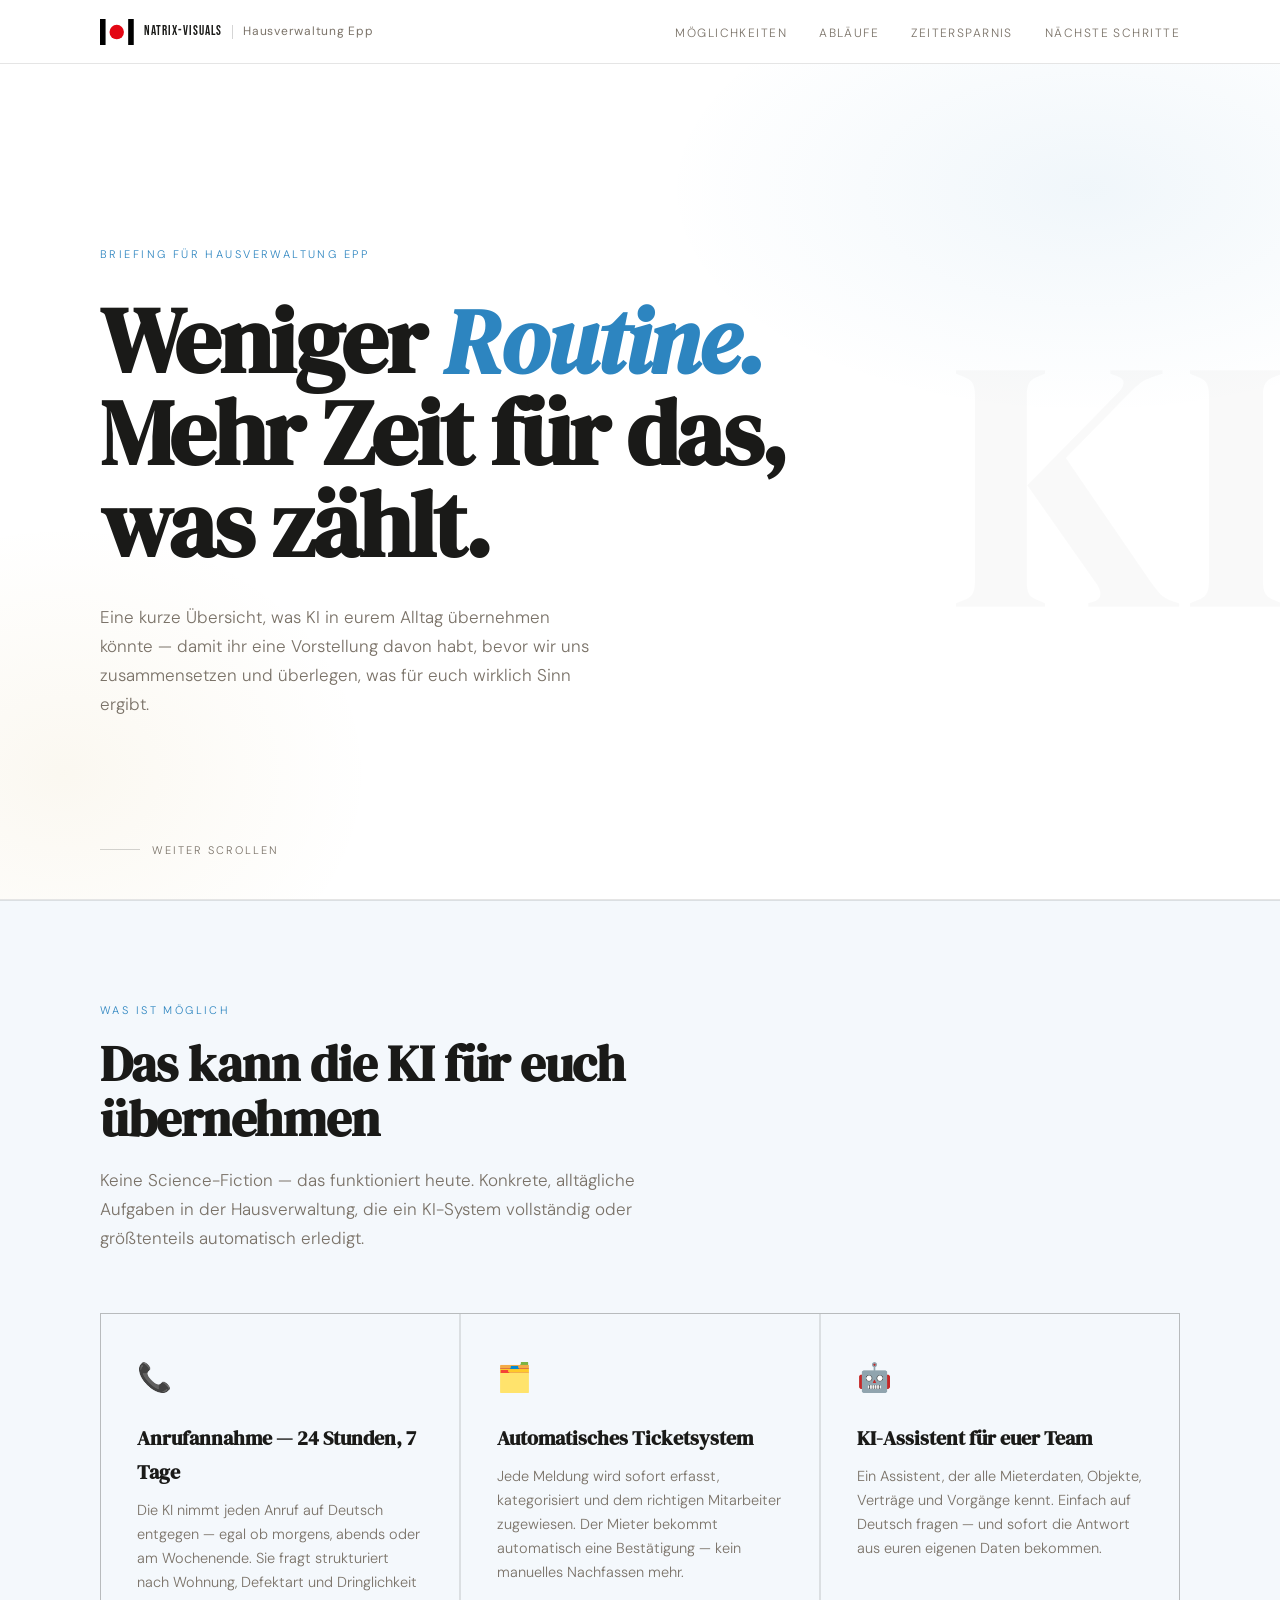
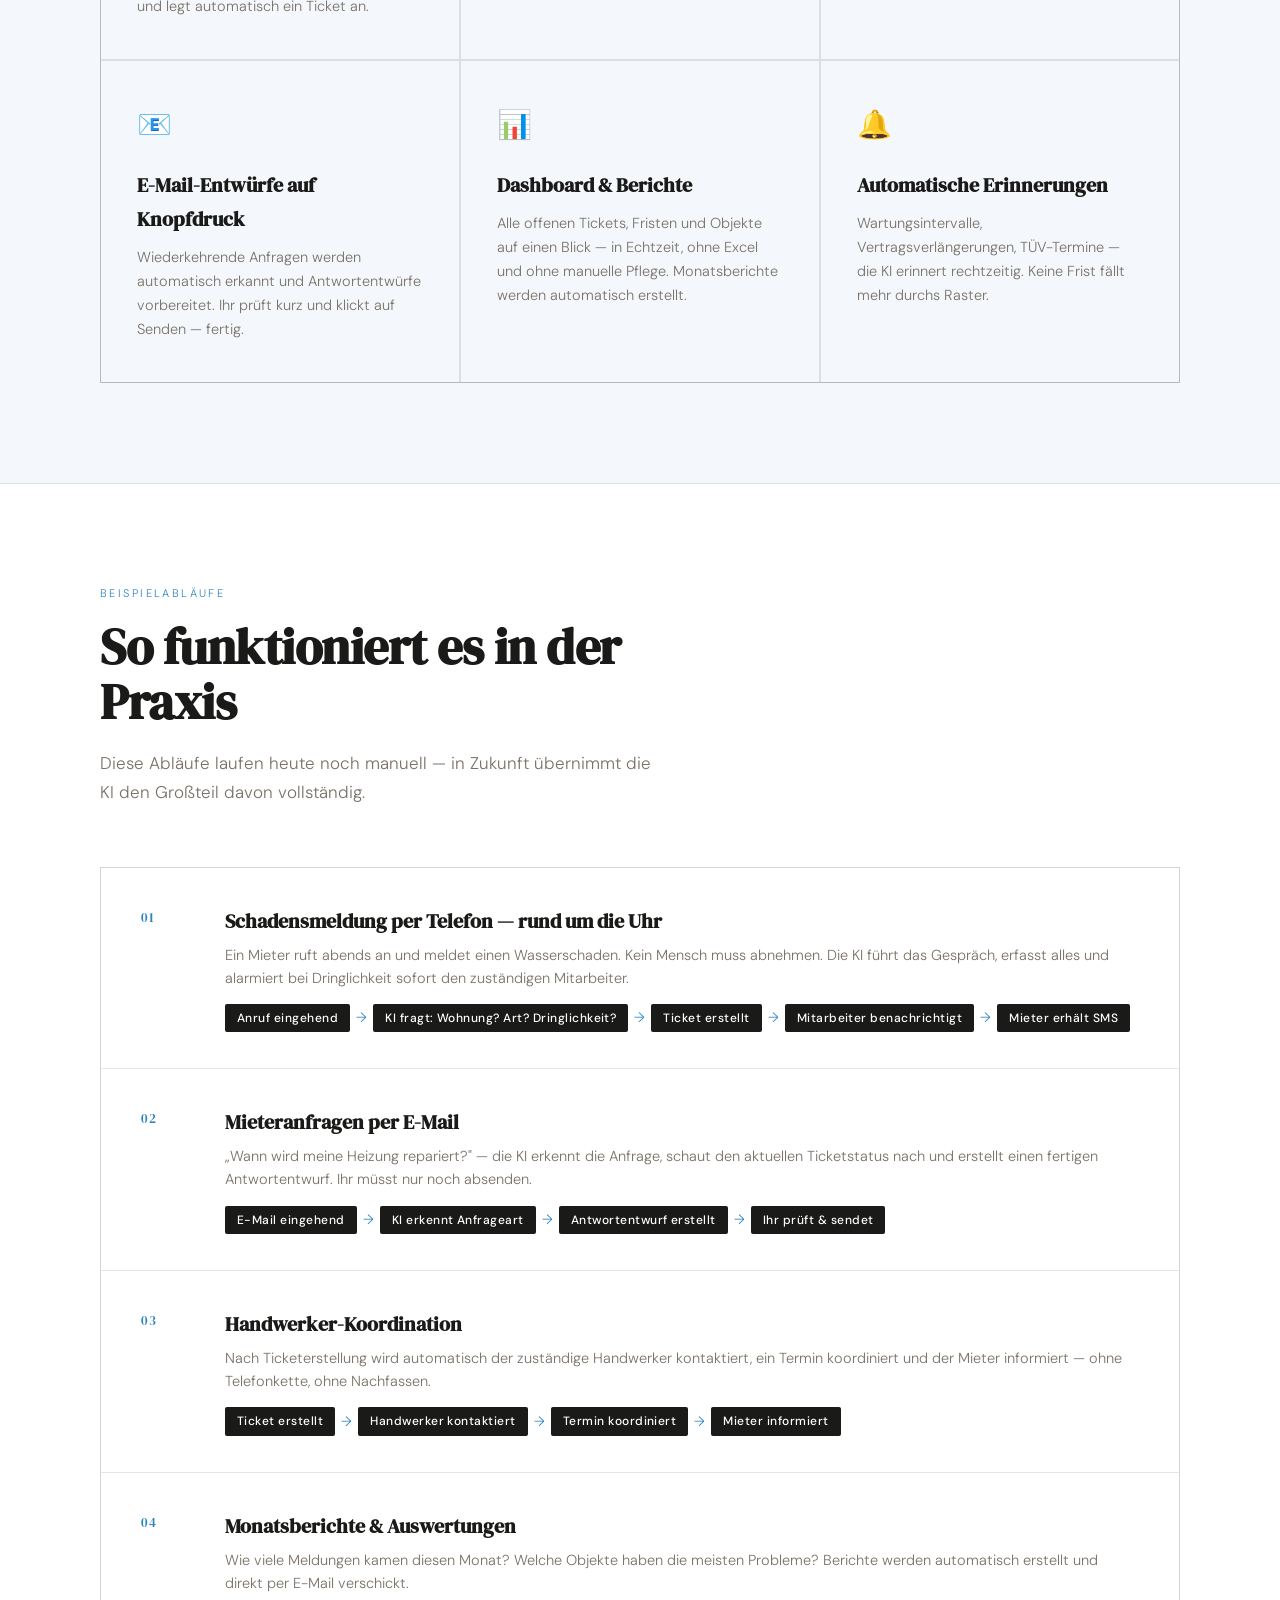
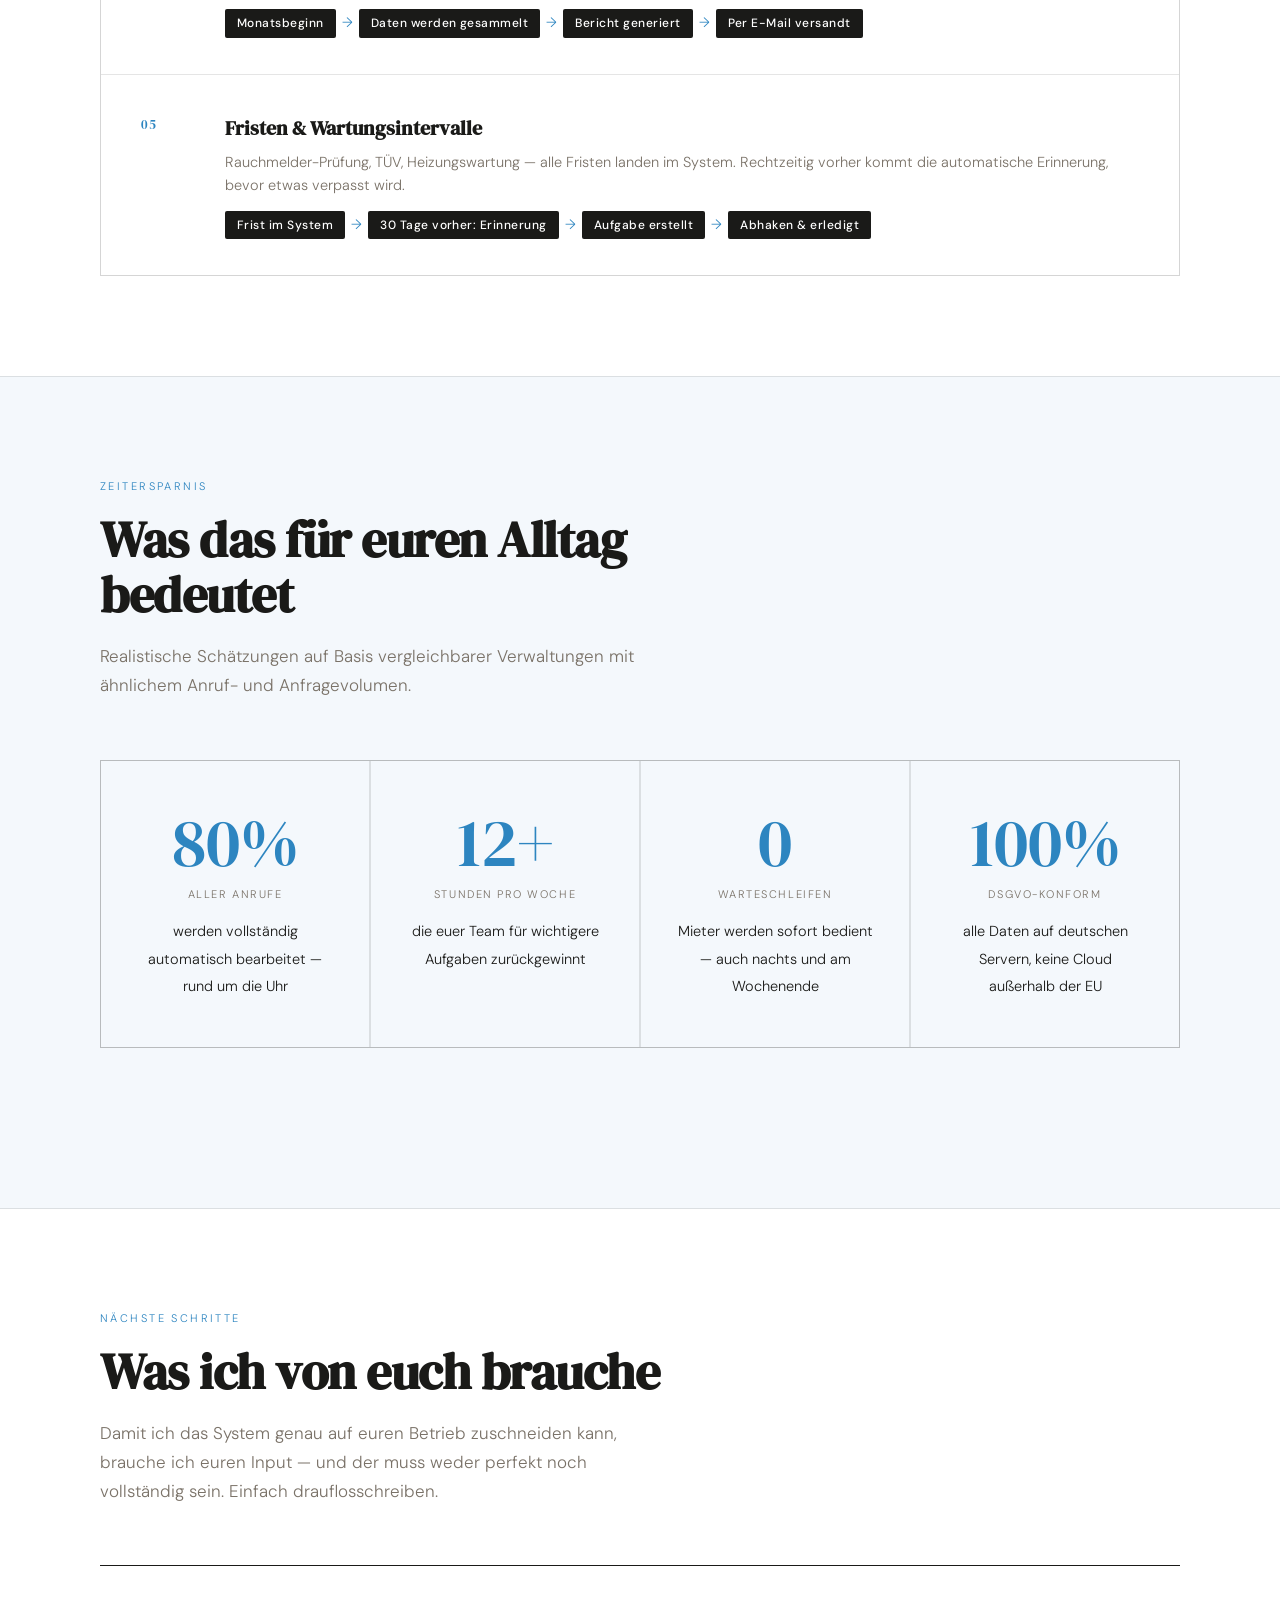
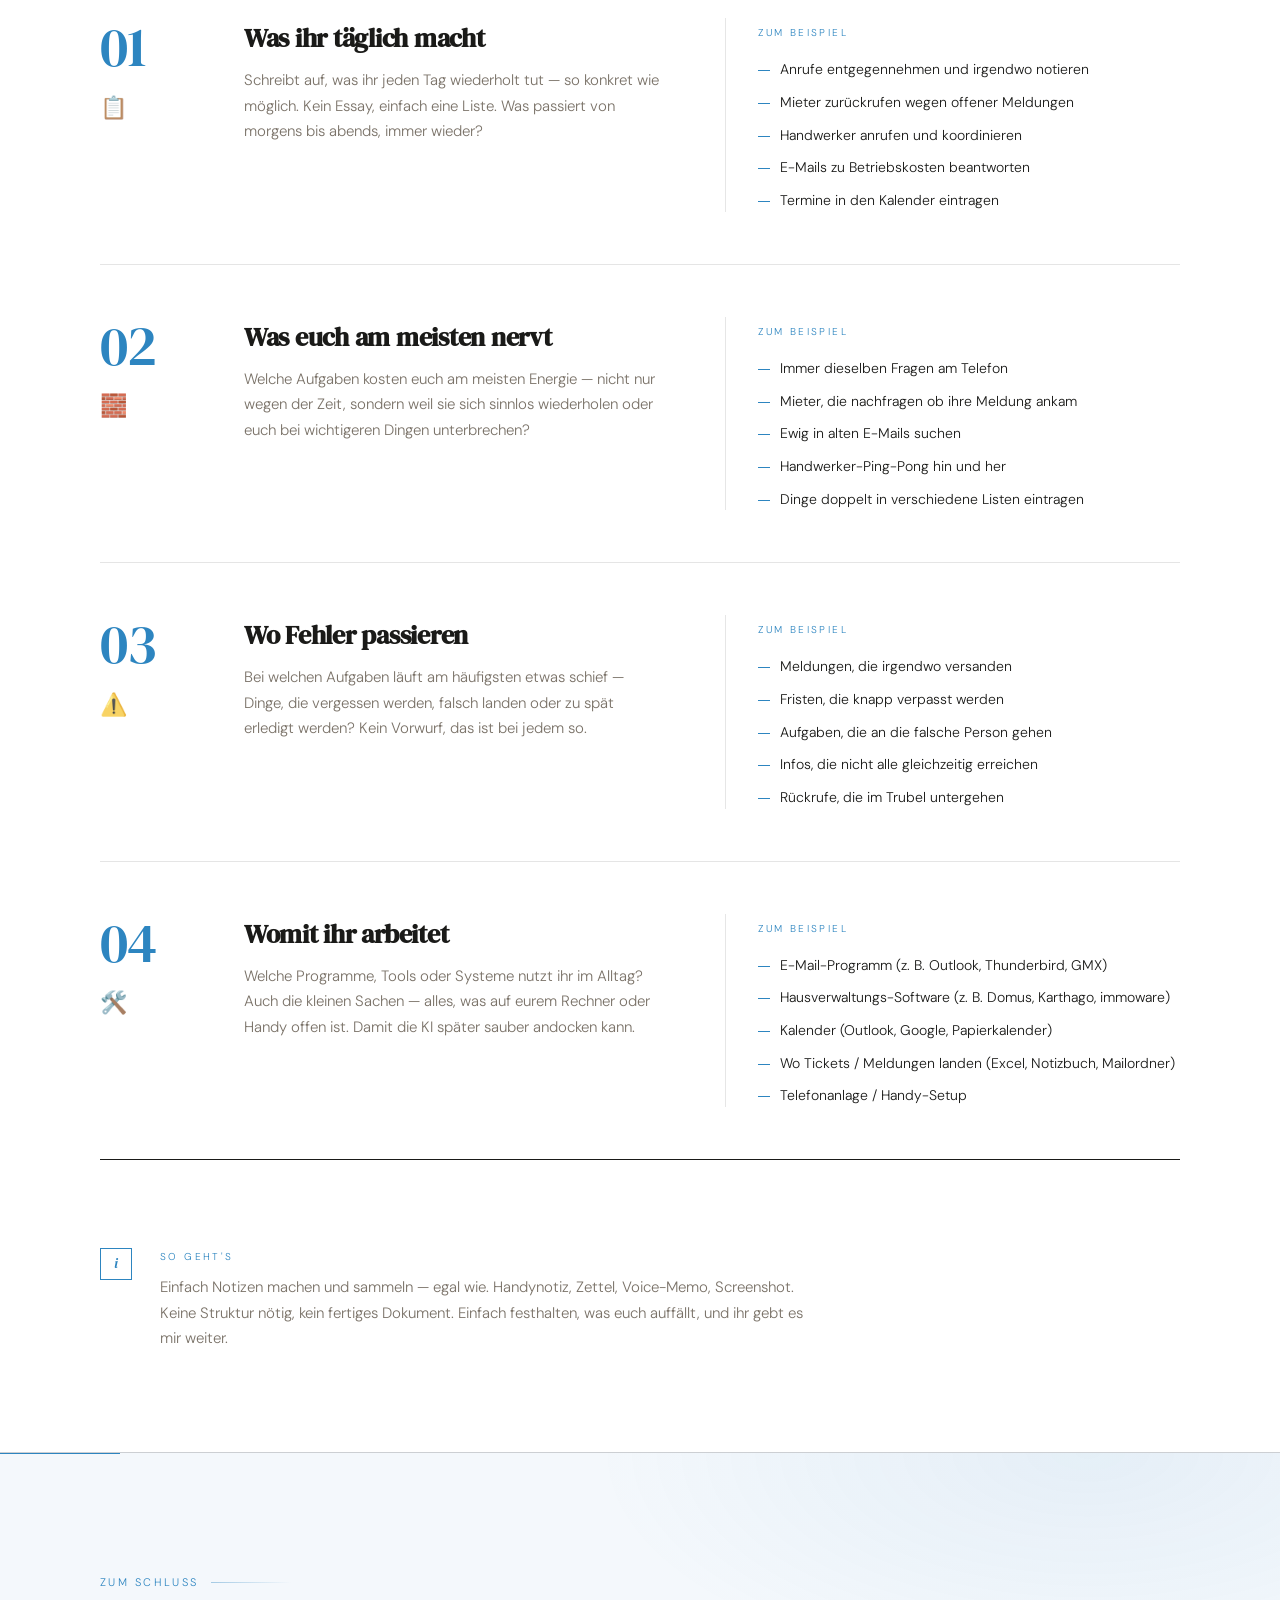
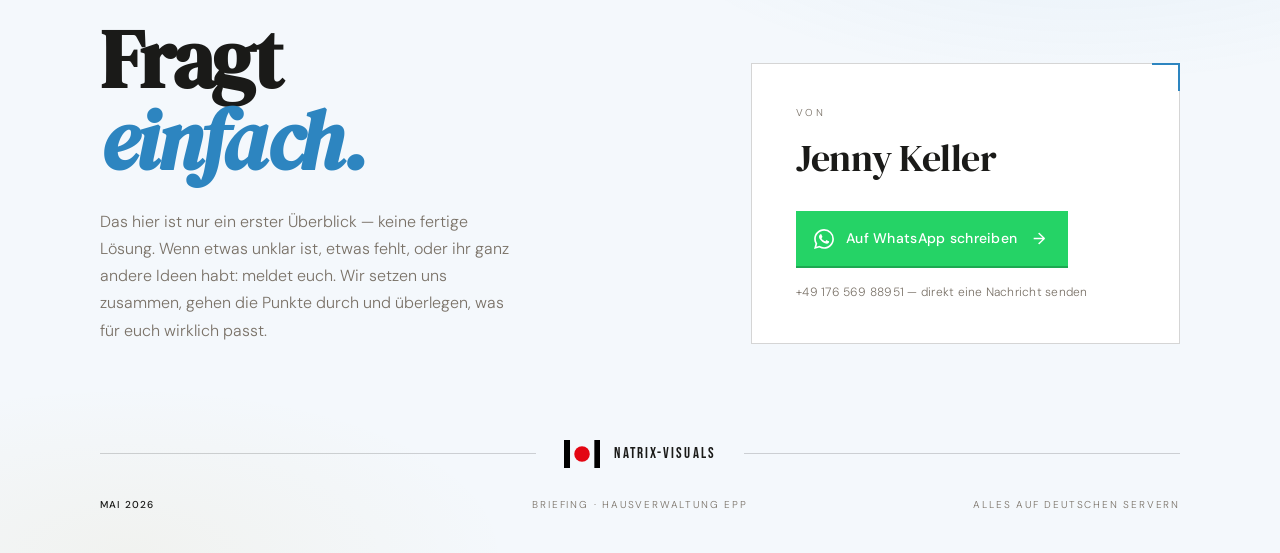
<file: hv-epp/index.html>
<!DOCTYPE html>
<html lang="de">
<head>
<meta charset="UTF-8">
<meta name="viewport" content="width=device-width, initial-scale=1.0">
<meta name="robots" content="noindex, nofollow, noarchive, nosnippet">
<meta name="googlebot" content="noindex, nofollow">
<title>KI für Hausverwaltung Epp</title>
<link href="https://fonts.googleapis.com/css2?family=DM+Serif+Display:ital@0;1&family=DM+Sans:wght@300;400;500&family=Outfit:wght@400;500&family=Bebas+Neue&display=swap" rel="stylesheet">
<style>
  :root {
    --cream: #F0F4F8;
    --ink: #1A1A18;
    --accent: #2d85c0;
    --gold: #1a6fa8;
    --sage: #4A6741;
    --stone: #7A7268;
    --warm-white: #FFFFFF;
    --light-bg: #F4F8FC;
    --border: rgba(26,26,24,0.11);
    --border-strong: rgba(26,26,24,0.18);
    --page-max: 1200px;
  }

  *, *::before, *::after { box-sizing: border-box; margin: 0; padding: 0; }
  html { scroll-behavior: smooth; }

  body {
    background: var(--warm-white);
    color: var(--ink);
    font-family: 'DM Sans', sans-serif;
    font-weight: 300;
    line-height: 1.7;
    overflow-x: hidden;
  }

  /* ─── SHARED INNER COLUMN ────────────────────────── */
  .inner {
    max-width: var(--page-max);
    margin: 0 auto;
    padding-left: 60px;
    padding-right: 60px;
  }

  /* ─── NAV ────────────────────────────────────────── */
  nav {
    position: sticky;
    top: 0;
    z-index: 100;
    background: rgba(255,255,255,0.92);
    backdrop-filter: blur(14px);
    -webkit-backdrop-filter: blur(14px);
    border-bottom: 1px solid var(--border);
  }

  .nav-inner {
    max-width: var(--page-max);
    margin: 0 auto;
    padding: 18px 60px;
    display: flex;
    justify-content: space-between;
    align-items: center;
  }

  .nav-logo {
    display: flex;
    align-items: center;
    gap: 10px;
    font-size: 13px;
    color: var(--ink);
    letter-spacing: 0.04em;
    font-weight: 400;
  }

  .nav-logo-mark {
    font-family: 'DM Serif Display', serif;
    font-size: 17px;
    color: var(--accent);
    letter-spacing: 0;
  }

  .nav-divider {
    width: 1px;
    height: 14px;
    background: var(--border-strong);
  }

  .nav-client {
    font-size: 12px;
    color: var(--stone);
    letter-spacing: 0.06em;
  }

  .nav-links {
    display: flex;
    gap: 32px;
    list-style: none;
  }

  .nav-links a {
    font-size: 12px;
    letter-spacing: 0.12em;
    text-transform: uppercase;
    color: var(--stone);
    text-decoration: none;
    transition: color 0.2s;
  }

  .nav-links a:hover { color: var(--ink); }

  /* ─── HEADER ─────────────────────────────────────── */
  header {
    position: relative;
    padding: 100px 0 100px;
    background: #ffffff;
    overflow: hidden;
    min-height: calc(100vh - 64px);
    display: flex;
    flex-direction: column;
    justify-content: center;
    border-bottom: 1px solid var(--border);
  }

  .header-inner {
    width: 100%;
    max-width: var(--page-max);
    margin: 0 auto;
    padding: 0 60px;
    position: relative;
    z-index: 1;
  }

  header::before {
    content: '';
    position: absolute;
    inset: 0;
    background:
      radial-gradient(ellipse 55% 45% at 85% 15%, rgba(45,133,192,0.07) 0%, transparent 60%),
      radial-gradient(ellipse 40% 50% at 5% 85%, rgba(184,134,11,0.06) 0%, transparent 60%);
    pointer-events: none;
  }

  .header-label {
    font-size: 11px;
    letter-spacing: 0.22em;
    text-transform: uppercase;
    color: var(--accent);
    margin-bottom: 32px;
    opacity: 0;
    animation: fadeUp 0.8s ease forwards 0.2s;
  }

  header h1 {
    font-family: 'DM Serif Display', serif;
    font-size: clamp(48px, 8vw, 92px);
    line-height: 1.0;
    letter-spacing: -0.02em;
    max-width: 820px;
    color: var(--ink);
    opacity: 0;
    animation: fadeUp 0.9s ease forwards 0.4s;
  }

  header h1 em {
    font-style: italic;
    color: var(--accent);
  }

  .header-sub {
    margin-top: 32px;
    max-width: 500px;
    font-size: 17px;
    color: var(--stone);
    opacity: 0;
    animation: fadeUp 0.9s ease forwards 0.6s;
    line-height: 1.7;
  }

  .header-badges {
    display: flex;
    gap: 12px;
    flex-wrap: wrap;
    margin-top: 48px;
    opacity: 0;
    animation: fadeUp 0.9s ease forwards 0.8s;
  }

  .header-badge {
    display: inline-flex;
    align-items: center;
    gap: 6px;
    font-size: 12px;
    letter-spacing: 0.06em;
    padding: 8px 16px;
    border: 1px solid var(--border-strong);
    color: var(--stone);
    background: #fff;
  }

  .header-badge span { color: var(--accent); }

  .scroll-hint {
    position: absolute;
    bottom: 40px;
    left: max(60px, calc((100% - var(--page-max)) / 2 + 60px));
    display: flex;
    align-items: center;
    gap: 12px;
    font-size: 11px;
    letter-spacing: 0.18em;
    text-transform: uppercase;
    color: var(--stone);
    opacity: 0;
    animation: fadeUp 0.9s ease forwards 1.2s;
  }

  .scroll-hint::before {
    content: '';
    display: block;
    width: 40px;
    height: 1px;
    background: var(--border-strong);
  }

  .header-deco {
    position: absolute;
    right: -10px;
    top: 50%;
    transform: translateY(-50%);
    font-family: 'DM Serif Display', serif;
    font-size: clamp(200px, 28vw, 380px);
    color: rgba(26,26,24,0.025);
    line-height: 1;
    pointer-events: none;
    user-select: none;
  }

  /* ─── SECTIONS ───────────────────────────────────── */
  .section {
    max-width: var(--page-max);
    margin: 0 auto;
    padding: 100px 60px;
  }

  .section-label {
    font-size: 11px;
    letter-spacing: 0.22em;
    text-transform: uppercase;
    color: var(--accent);
    margin-bottom: 16px;
  }

  .section-title {
    font-family: 'DM Serif Display', serif;
    font-size: clamp(32px, 4vw, 50px);
    line-height: 1.1;
    letter-spacing: -0.01em;
    margin-bottom: 20px;
    max-width: 600px;
    color: var(--ink);
  }

  .section-intro {
    font-size: 17px;
    color: var(--stone);
    max-width: 560px;
    margin-bottom: 60px;
    line-height: 1.7;
  }

  /* ─── WHAT KI CAN DO ──────────────────────────────── */
  #was-ki-kann { background: var(--light-bg); border-top: 1px solid var(--border); border-bottom: 1px solid var(--border); }

  .capability-grid {
    display: grid;
    grid-template-columns: repeat(auto-fit, minmax(280px, 1fr));
    gap: 2px;
    background: var(--border);
    border: 1px solid var(--border-strong);
  }

  .capability-card {
    background: var(--light-bg);
    padding: 40px 36px;
    transition: background 0.25s;
    position: relative;
    overflow: hidden;
  }

  .capability-card::after {
    content: '';
    position: absolute;
    bottom: 0; left: 0; right: 0;
    height: 3px;
    background: var(--accent);
    transform: scaleX(0);
    transform-origin: left;
    transition: transform 0.3s ease;
  }

  .capability-card:hover { background: #fff; }
  .capability-card:hover::after { transform: scaleX(1); }

  .cap-icon { font-size: 28px; margin-bottom: 20px; display: block; }

  .cap-title {
    font-family: 'DM Serif Display', serif;
    font-size: 20px;
    margin-bottom: 10px;
    color: var(--ink);
  }

  .cap-text { font-size: 14.5px; color: var(--stone); line-height: 1.65; }

  /* ─── WORKFLOWS ──────────────────────────────────── */
  #workflows { background: var(--warm-white); }

  .workflow-list {
    border: 1px solid var(--border-strong);
  }

  .workflow-item {
    display: grid;
    grid-template-columns: 56px 1fr;
    align-items: start;
    gap: 28px;
    padding: 36px 40px;
    border-bottom: 1px solid var(--border);
    transition: background 0.2s;
    cursor: default;
  }

  .workflow-item:last-child { border-bottom: none; }
  .workflow-item:hover { background: rgba(45,133,192,0.02); }

  .wf-num {
    font-family: 'DM Serif Display', serif;
    font-size: 13px;
    color: var(--accent);
    letter-spacing: 0.05em;
    padding-top: 3px;
  }

  .wf-title {
    font-family: 'DM Serif Display', serif;
    font-size: 20px;
    margin-bottom: 6px;
    color: var(--ink);
  }

  .wf-desc { font-size: 14.5px; color: var(--stone); line-height: 1.6; margin-bottom: 14px; }

  .wf-flow {
    display: flex;
    flex-wrap: wrap;
    align-items: center;
    gap: 6px;
    font-size: 12px;
  }

  .wf-step {
    background: var(--ink);
    color: var(--warm-white);
    padding: 4px 12px;
    border-radius: 2px;
    font-weight: 500;
    letter-spacing: 0.04em;
  }

  .wf-arrow { color: var(--accent); font-size: 14px; }

  .wf-badge {
    font-size: 11px;
    letter-spacing: 0.1em;
    text-transform: uppercase;
    padding: 4px 12px;
    border: 1px solid var(--sage);
    color: var(--sage);
    white-space: nowrap;
    align-self: start;
    margin-top: 4px;
  }

  /* ─── ZEITERSPARNIS ─── now LIGHT ────────────────── */
  #zeitersparnis {
    background: var(--light-bg);
    border-top: 1px solid var(--border);
    border-bottom: 1px solid var(--border);
  }

  .savings-grid {
    display: grid;
    grid-template-columns: repeat(auto-fit, minmax(220px, 1fr));
    gap: 2px;
    background: var(--border);
    border: 1px solid var(--border-strong);
    margin-bottom: 60px;
  }

  .saving-card {
    background: var(--light-bg);
    padding: 48px 36px;
    text-align: center;
    transition: background 0.25s;
  }

  .saving-card:hover { background: #fff; }

  .saving-num {
    font-family: 'DM Serif Display', serif;
    font-size: 68px;
    line-height: 1;
    color: var(--accent);
    display: block;
    margin-bottom: 8px;
  }

  .saving-unit {
    font-size: 11px;
    letter-spacing: 0.14em;
    text-transform: uppercase;
    color: var(--stone);
    display: block;
    margin-bottom: 14px;
  }

  .saving-label {
    font-size: 14.5px;
    color: var(--ink);
    line-height: 1.5;
  }

  .savings-note {
    background: #fff;
    border-left: 3px solid var(--accent);
    padding: 24px 32px;
    font-size: 15px;
    color: var(--stone);
    font-style: italic;
    max-width: 680px;
    line-height: 1.7;
  }

  /* ─── WAS ICH VON EUCH BRAUCHE ───────────────────── */
  #was-ich-brauche { background: var(--warm-white); }

  .ask-list {
    border-top: 1px solid var(--ink);
    border-bottom: 1px solid var(--ink);
  }

  .ask-row {
    display: grid;
    grid-template-columns: 96px minmax(0, 1fr) minmax(0, 1.05fr);
    gap: 48px;
    padding: 52px 0;
    border-bottom: 1px solid var(--border);
    align-items: start;
    position: relative;
    transition: background 220ms ease;
  }

  .ask-row:last-child { border-bottom: none; }
  .ask-row:hover { background: rgba(45,133,192,0.025); }

  .ask-row::before {
    content: '';
    position: absolute;
    left: -60px;
    top: -1px;
    width: 0;
    height: 1px;
    background: var(--accent);
    transition: width 400ms cubic-bezier(0.23, 1, 0.32, 1);
  }

  .ask-row:hover::before { width: 36px; }

  .ask-side {
    display: flex;
    flex-direction: column;
    gap: 16px;
    align-items: flex-start;
    padding-top: 4px;
  }

  .ask-num {
    font-family: 'DM Serif Display', serif;
    font-size: 56px;
    line-height: 0.9;
    color: var(--accent);
    letter-spacing: -0.02em;
    display: block;
  }

  .ask-icon {
    font-size: 22px;
    display: block;
    opacity: 0.85;
    filter: grayscale(0.15);
  }

  .ask-content { padding-top: 6px; }

  .ask-title {
    font-family: 'DM Serif Display', serif;
    font-size: 26px;
    line-height: 1.15;
    letter-spacing: -0.01em;
    margin-bottom: 14px;
    color: var(--ink);
  }

  .ask-text {
    font-size: 15px;
    color: var(--stone);
    line-height: 1.7;
    max-width: 420px;
  }

  .ask-examples-wrap {
    padding-top: 6px;
    padding-left: 32px;
    border-left: 1px solid var(--border);
  }

  .ask-examples-label {
    font-size: 10px;
    letter-spacing: 0.24em;
    text-transform: uppercase;
    color: var(--accent);
    margin-bottom: 18px;
  }

  .ask-examples {
    list-style: none;
    display: flex;
    flex-direction: column;
    gap: 11px;
  }

  .ask-examples li {
    font-size: 14px;
    color: var(--ink);
    padding-left: 22px;
    position: relative;
    line-height: 1.55;
  }

  .ask-examples li::before {
    content: '';
    position: absolute;
    left: 0;
    top: 11px;
    width: 12px;
    height: 1px;
    background: var(--accent);
  }

  .hint-box {
    margin-top: 56px;
    padding: 32px 0 0;
    display: flex;
    gap: 28px;
    align-items: flex-start;
    max-width: 720px;
  }

  .hint-box-mark {
    flex-shrink: 0;
    width: 32px;
    height: 32px;
    border: 1px solid var(--accent);
    color: var(--accent);
    display: flex;
    align-items: center;
    justify-content: center;
    font-family: 'DM Serif Display', serif;
    font-size: 14px;
    font-style: italic;
  }

  .hint-box-body { flex: 1; }

  .hint-box-label {
    font-size: 10px;
    letter-spacing: 0.24em;
    text-transform: uppercase;
    color: var(--accent);
    margin-bottom: 10px;
  }

  .hint-box-text {
    font-size: 15px;
    color: var(--stone);
    line-height: 1.7;
  }

  /* ─── FOOTER ─────────────────────────────────────── */
  footer {
    background: var(--light-bg);
    color: var(--ink);
    padding: 120px 0 40px;
    border-top: 1px solid var(--border-strong);
    position: relative;
    overflow: hidden;
  }

  footer::before {
    content: '';
    position: absolute;
    inset: 0;
    background:
      radial-gradient(ellipse 70% 60% at 85% 0%, rgba(45,133,192,0.08) 0%, transparent 55%),
      radial-gradient(ellipse 50% 40% at 10% 100%, rgba(184,134,11,0.05) 0%, transparent 60%);
    pointer-events: none;
  }

  footer::after {
    content: '';
    position: absolute;
    top: 0; left: 0;
    width: 120px;
    height: 1px;
    background: var(--accent);
    z-index: 2;
  }

  .footer-inner {
    position: relative;
    z-index: 1;
    max-width: var(--page-max);
    margin: 0 auto;
    padding: 0 60px;
  }

  .footer-grid {
    display: grid;
    grid-template-columns: 1.35fr 1fr;
    gap: 72px;
    align-items: end;
    margin-bottom: 96px;
  }

  .footer-eyebrow {
    font-size: 11px;
    letter-spacing: 0.22em;
    text-transform: uppercase;
    color: var(--accent);
    margin-bottom: 28px;
    display: flex;
    align-items: center;
    gap: 12px;
  }

  .footer-eyebrow::after {
    content: '';
    flex: 1;
    height: 1px;
    background: linear-gradient(to right, var(--accent), transparent);
    max-width: 80px;
    opacity: 0.4;
  }

  .footer-headline {
    font-family: 'DM Serif Display', serif;
    font-size: clamp(48px, 6.4vw, 92px);
    line-height: 0.98;
    letter-spacing: -0.02em;
    color: var(--ink);
  }

  .footer-headline em {
    font-style: italic;
    color: var(--accent);
  }

  .footer-headline-sub {
    margin-top: 28px;
    max-width: 420px;
    font-size: 16px;
    color: var(--stone);
    line-height: 1.7;
  }

  .footer-contact {
    background: #fff;
    border: 1px solid var(--border-strong);
    padding: 40px 44px;
    position: relative;
  }

  .footer-contact::before {
    content: '';
    position: absolute;
    top: -1px; right: -1px;
    width: 28px;
    height: 28px;
    border-top: 2px solid var(--accent);
    border-right: 2px solid var(--accent);
  }

  .contact-eyebrow {
    font-size: 10px;
    letter-spacing: 0.24em;
    text-transform: uppercase;
    color: var(--stone);
    margin-bottom: 18px;
  }

  .contact-name-big {
    font-family: 'DM Serif Display', serif;
    font-size: 38px;
    line-height: 1.05;
    color: var(--ink);
    margin-bottom: 32px;
    letter-spacing: -0.01em;
  }

  .whatsapp-btn {
    display: inline-flex;
    align-items: center;
    gap: 12px;
    background: #25D366;
    color: #fff;
    text-decoration: none;
    padding: 14px 22px 14px 18px;
    font-family: 'DM Sans', sans-serif;
    font-size: 14px;
    font-weight: 500;
    letter-spacing: 0.02em;
    border: none;
    transition: transform 160ms ease-out, background 200ms ease;
    box-shadow: 0 2px 0 0 #1da851;
  }

  .whatsapp-btn:hover { background: #20bd5a; }
  .whatsapp-btn:active { transform: translateY(1px); box-shadow: 0 1px 0 0 #1da851; }

  .whatsapp-btn svg {
    width: 20px;
    height: 20px;
    flex-shrink: 0;
  }

  .whatsapp-btn-arrow {
    margin-left: 4px;
    transition: transform 200ms ease-out;
    font-size: 16px;
  }

  .whatsapp-btn:hover .whatsapp-btn-arrow { transform: translateX(3px); }

  .contact-hint {
    margin-top: 16px;
    font-size: 12px;
    color: var(--stone);
    letter-spacing: 0.02em;
  }

  /* Divider with brand mark */
  .footer-divider {
    display: grid;
    grid-template-columns: 1fr auto 1fr;
    align-items: center;
    gap: 28px;
    margin-bottom: 28px;
  }

  .footer-divider::before,
  .footer-divider::after {
    content: '';
    height: 1px;
    background: var(--border-strong);
  }

  .footer-mark-wrap {
    display: flex;
    align-items: center;
    gap: 14px;
  }

  .footer-mark-svg svg {
    height: 28px;
    width: auto;
    display: block;
  }

  .footer-brand-text {
    font-family: 'Bebas Neue', sans-serif;
    font-weight: 400;
    font-size: 15px;
    letter-spacing: 0.14em;
    color: var(--ink);
    line-height: 1;
  }

  /* Masthead-style meta row */
  .footer-meta {
    display: grid;
    grid-template-columns: 1fr 1fr 1fr;
    gap: 24px;
    font-size: 10px;
    letter-spacing: 0.18em;
    text-transform: uppercase;
    color: var(--stone);
  }

  .footer-meta .meta-center { text-align: center; }
  .footer-meta .meta-right { text-align: right; }
  .footer-meta strong { font-weight: 500; color: var(--ink); letter-spacing: 0.1em; }

  /* ─── LOGO ───────────────────────────────────────── */
  .nav-mark svg {
    height: 26px;
    width: auto;
    display: block;
  }

  .nav-brand-text {
    font-family: 'Bebas Neue', sans-serif;
    font-weight: 400;
    font-size: 13px;
    letter-spacing: 0.08em;
    color: var(--ink);
    line-height: 1;
  }

  /* ─── ANIMATIONS ─────────────────────────────────── */
  @keyframes fadeUp {
    from { opacity: 0; transform: translateY(24px); }
    to   { opacity: 1; transform: translateY(0); }
  }

  .reveal {
    opacity: 0;
    transform: translateY(28px);
    transition: opacity 0.7s ease, transform 0.7s ease;
  }

  .reveal.visible { opacity: 1; transform: translateY(0); }

  /* ─── RESPONSIVE ─────────────────────────────────── */
  @media (max-width: 768px) {
    .nav-inner { padding: 16px 24px; }
    .nav-links { display: none; }
    header { padding: 80px 0; }
    .header-inner { padding: 0 24px; }
    .section { padding: 60px 24px; }
    footer { padding: 80px 0 32px; }
    .footer-inner { padding: 0 24px; }
    .footer-grid { grid-template-columns: 1fr; gap: 48px; margin-bottom: 64px; }
    .footer-contact { padding: 32px 28px; }
    .footer-meta { grid-template-columns: 1fr; gap: 10px; text-align: center; }
    .footer-meta .meta-center, .footer-meta .meta-right { text-align: center; }
    .footer-divider { gap: 18px; margin-bottom: 32px; }
    .scroll-hint { left: 24px; }
    .workflow-item { grid-template-columns: 40px 1fr; }
    .ask-row {
      grid-template-columns: 1fr;
      gap: 20px;
      padding: 36px 0;
    }
    .ask-side {
      flex-direction: row;
      align-items: center;
      gap: 18px;
      padding-top: 0;
    }
    .ask-num { font-size: 40px; }
    .ask-examples-wrap {
      border-left: none;
      border-top: 1px solid var(--border);
      padding-left: 0;
      padding-top: 22px;
    }
    .hint-box { margin-top: 40px; gap: 18px; }
  }
</style>
</head>
<body>

<!-- NAV -->
<nav>
  <div class="nav-inner">
    <div class="nav-logo">
      <div class="nav-mark"><svg width="248" height="191" viewBox="0 0 248 191" fill="none" xmlns="http://www.w3.org/2000/svg"><rect x="207" width="41" height="191" fill="black"/><rect width="41" height="191" fill="black"/><circle cx="123" cy="96" r="53" fill="#E30613"/></svg></div>
      <span class="nav-brand-text">natrix-visuals</span>
      <div class="nav-divider"></div>
      <span class="nav-client">Hausverwaltung Epp</span>
    </div>
    <ul class="nav-links">
      <li><a href="#was-ki-kann">Möglichkeiten</a></li>
      <li><a href="#workflows">Abläufe</a></li>
      <li><a href="#zeitersparnis">Zeitersparnis</a></li>
      <li><a href="#was-ich-brauche">Nächste Schritte</a></li>
    </ul>
  </div>
</nav>

<!-- HERO -->
<header>
  <div class="header-deco">KI</div>
  <div class="header-inner">
    <p class="header-label">Briefing für Hausverwaltung Epp</p>
    <h1>Weniger <em>Routine.</em><br>Mehr Zeit für das,<br>was zählt.</h1>
    <p class="header-sub">Eine kurze Übersicht, was KI in eurem Alltag übernehmen könnte — damit ihr eine Vorstellung davon habt, bevor wir uns zusammensetzen und überlegen, was für euch wirklich Sinn ergibt.</p>
  </div>
  <div class="scroll-hint">Weiter scrollen</div>
</header>

<!-- WAS KI KANN -->
<section id="was-ki-kann">
  <div class="section">
    <p class="section-label reveal">Was ist möglich</p>
    <h2 class="section-title reveal">Das kann die KI für euch übernehmen</h2>
    <p class="section-intro reveal">Keine Science-Fiction — das funktioniert heute. Konkrete, alltägliche Aufgaben in der Hausverwaltung, die ein KI-System vollständig oder größtenteils automatisch erledigt.</p>

    <div class="capability-grid reveal">
      <div class="capability-card">
        <span class="cap-icon">📞</span>
        <h3 class="cap-title">Anrufannahme — 24 Stunden, 7 Tage</h3>
        <p class="cap-text">Die KI nimmt jeden Anruf auf Deutsch entgegen — egal ob morgens, abends oder am Wochenende. Sie fragt strukturiert nach Wohnung, Defektart und Dringlichkeit und legt automatisch ein Ticket an.</p>
      </div>
      <div class="capability-card">
        <span class="cap-icon">🗂️</span>
        <h3 class="cap-title">Automatisches Ticketsystem</h3>
        <p class="cap-text">Jede Meldung wird sofort erfasst, kategorisiert und dem richtigen Mitarbeiter zugewiesen. Der Mieter bekommt automatisch eine Bestätigung — kein manuelles Nachfassen mehr.</p>
      </div>
      <div class="capability-card">
        <span class="cap-icon">🤖</span>
        <h3 class="cap-title">KI-Assistent für euer Team</h3>
        <p class="cap-text">Ein Assistent, der alle Mieterdaten, Objekte, Verträge und Vorgänge kennt. Einfach auf Deutsch fragen — und sofort die Antwort aus euren eigenen Daten bekommen.</p>
      </div>
      <div class="capability-card">
        <span class="cap-icon">📧</span>
        <h3 class="cap-title">E-Mail-Entwürfe auf Knopfdruck</h3>
        <p class="cap-text">Wiederkehrende Anfragen werden automatisch erkannt und Antwortentwürfe vorbereitet. Ihr prüft kurz und klickt auf Senden — fertig.</p>
      </div>
      <div class="capability-card">
        <span class="cap-icon">📊</span>
        <h3 class="cap-title">Dashboard & Berichte</h3>
        <p class="cap-text">Alle offenen Tickets, Fristen und Objekte auf einen Blick — in Echtzeit, ohne Excel und ohne manuelle Pflege. Monatsberichte werden automatisch erstellt.</p>
      </div>
      <div class="capability-card">
        <span class="cap-icon">🔔</span>
        <h3 class="cap-title">Automatische Erinnerungen</h3>
        <p class="cap-text">Wartungsintervalle, Vertragsverlängerungen, TÜV-Termine — die KI erinnert rechtzeitig. Keine Frist fällt mehr durchs Raster.</p>
      </div>
    </div>
  </div>
</section>

<!-- WORKFLOWS -->
<section id="workflows">
  <div class="section" style="padding-bottom:0">
    <p class="section-label reveal">Beispielabläufe</p>
    <h2 class="section-title reveal">So funktioniert es in der Praxis</h2>
    <p class="section-intro reveal">Diese Abläufe laufen heute noch manuell — in Zukunft übernimmt die KI den Großteil davon vollständig.</p>
  </div>

  <div style="max-width:var(--page-max);margin:0 auto;padding:0 60px 100px">
    <div class="workflow-list reveal">

      <div class="workflow-item">
        <span class="wf-num">01</span>
        <div class="wf-content">
          <h3 class="wf-title">Schadensmeldung per Telefon — rund um die Uhr</h3>
          <p class="wf-desc">Ein Mieter ruft abends an und meldet einen Wasserschaden. Kein Mensch muss abnehmen. Die KI führt das Gespräch, erfasst alles und alarmiert bei Dringlichkeit sofort den zuständigen Mitarbeiter.</p>
          <div class="wf-flow">
            <span class="wf-step">Anruf eingehend</span>
            <span class="wf-arrow">→</span>
            <span class="wf-step">KI fragt: Wohnung? Art? Dringlichkeit?</span>
            <span class="wf-arrow">→</span>
            <span class="wf-step">Ticket erstellt</span>
            <span class="wf-arrow">→</span>
            <span class="wf-step">Mitarbeiter benachrichtigt</span>
            <span class="wf-arrow">→</span>
            <span class="wf-step">Mieter erhält SMS</span>
          </div>
        </div>
      </div>

      <div class="workflow-item">
        <span class="wf-num">02</span>
        <div class="wf-content">
          <h3 class="wf-title">Mieteranfragen per E-Mail</h3>
          <p class="wf-desc">„Wann wird meine Heizung repariert?" — die KI erkennt die Anfrage, schaut den aktuellen Ticketstatus nach und erstellt einen fertigen Antwortentwurf. Ihr müsst nur noch absenden.</p>
          <div class="wf-flow">
            <span class="wf-step">E-Mail eingehend</span>
            <span class="wf-arrow">→</span>
            <span class="wf-step">KI erkennt Anfrageart</span>
            <span class="wf-arrow">→</span>
            <span class="wf-step">Antwortentwurf erstellt</span>
            <span class="wf-arrow">→</span>
            <span class="wf-step">Ihr prüft & sendet</span>
          </div>
        </div>
      </div>

      <div class="workflow-item">
        <span class="wf-num">03</span>
        <div class="wf-content">
          <h3 class="wf-title">Handwerker-Koordination</h3>
          <p class="wf-desc">Nach Ticketerstellung wird automatisch der zuständige Handwerker kontaktiert, ein Termin koordiniert und der Mieter informiert — ohne Telefonkette, ohne Nachfassen.</p>
          <div class="wf-flow">
            <span class="wf-step">Ticket erstellt</span>
            <span class="wf-arrow">→</span>
            <span class="wf-step">Handwerker kontaktiert</span>
            <span class="wf-arrow">→</span>
            <span class="wf-step">Termin koordiniert</span>
            <span class="wf-arrow">→</span>
            <span class="wf-step">Mieter informiert</span>
          </div>
        </div>
      </div>

      <div class="workflow-item">
        <span class="wf-num">04</span>
        <div class="wf-content">
          <h3 class="wf-title">Monatsberichte & Auswertungen</h3>
          <p class="wf-desc">Wie viele Meldungen kamen diesen Monat? Welche Objekte haben die meisten Probleme? Berichte werden automatisch erstellt und direkt per E-Mail verschickt.</p>
          <div class="wf-flow">
            <span class="wf-step">Monatsbeginn</span>
            <span class="wf-arrow">→</span>
            <span class="wf-step">Daten werden gesammelt</span>
            <span class="wf-arrow">→</span>
            <span class="wf-step">Bericht generiert</span>
            <span class="wf-arrow">→</span>
            <span class="wf-step">Per E-Mail versandt</span>
          </div>
        </div>
      </div>

      <div class="workflow-item">
        <span class="wf-num">05</span>
        <div class="wf-content">
          <h3 class="wf-title">Fristen & Wartungsintervalle</h3>
          <p class="wf-desc">Rauchmelder-Prüfung, TÜV, Heizungswartung — alle Fristen landen im System. Rechtzeitig vorher kommt die automatische Erinnerung, bevor etwas verpasst wird.</p>
          <div class="wf-flow">
            <span class="wf-step">Frist im System</span>
            <span class="wf-arrow">→</span>
            <span class="wf-step">30 Tage vorher: Erinnerung</span>
            <span class="wf-arrow">→</span>
            <span class="wf-step">Aufgabe erstellt</span>
            <span class="wf-arrow">→</span>
            <span class="wf-step">Abhaken & erledigt</span>
          </div>
        </div>
      </div>

    </div>
  </div>
</section>

<!-- ZEITERSPARNIS -->
<section id="zeitersparnis">
  <div class="section">
    <p class="section-label reveal">Zeitersparnis</p>
    <h2 class="section-title reveal">Was das für euren Alltag bedeutet</h2>
    <p class="section-intro reveal">Realistische Schätzungen auf Basis vergleichbarer Verwaltungen mit ähnlichem Anruf- und Anfragevolumen.</p>

    <div class="savings-grid reveal">
      <div class="saving-card">
        <span class="saving-num">80%</span>
        <span class="saving-unit">aller Anrufe</span>
        <span class="saving-label">werden vollständig automatisch bearbeitet — rund um die Uhr</span>
      </div>
      <div class="saving-card">
        <span class="saving-num">12+</span>
        <span class="saving-unit">Stunden pro Woche</span>
        <span class="saving-label">die euer Team für wichtigere Aufgaben zurückgewinnt</span>
      </div>
      <div class="saving-card">
        <span class="saving-num">0</span>
        <span class="saving-unit">Warteschleifen</span>
        <span class="saving-label">Mieter werden sofort bedient — auch nachts und am Wochenende</span>
      </div>
      <div class="saving-card">
        <span class="saving-num">100%</span>
        <span class="saving-unit">DSGVO-konform</span>
        <span class="saving-label">alle Daten auf deutschen Servern, keine Cloud außerhalb der EU</span>
      </div>
    </div>

  </div>
</section>

<!-- WAS ICH VON EUCH BRAUCHE -->
<section id="was-ich-brauche">
  <div class="section">
    <p class="section-label reveal">Nächste Schritte</p>
    <h2 class="section-title reveal">Was ich von euch brauche</h2>
    <p class="section-intro reveal">Damit ich das System genau auf euren Betrieb zuschneiden kann, brauche ich euren Input — und der muss weder perfekt noch vollständig sein. Einfach drauflosschreiben.</p>

    <div class="ask-list reveal">

      <div class="ask-row">
        <div class="ask-side">
          <span class="ask-num">01</span>
          <span class="ask-icon">📋</span>
        </div>
        <div class="ask-content">
          <h3 class="ask-title">Was ihr täglich macht</h3>
          <p class="ask-text">Schreibt auf, was ihr jeden Tag wiederholt tut — so konkret wie möglich. Kein Essay, einfach eine Liste. Was passiert von morgens bis abends, immer wieder?</p>
        </div>
        <div class="ask-examples-wrap">
          <p class="ask-examples-label">Zum Beispiel</p>
          <ul class="ask-examples">
            <li>Anrufe entgegennehmen und irgendwo notieren</li>
            <li>Mieter zurückrufen wegen offener Meldungen</li>
            <li>Handwerker anrufen und koordinieren</li>
            <li>E-Mails zu Betriebskosten beantworten</li>
            <li>Termine in den Kalender eintragen</li>
          </ul>
        </div>
      </div>

      <div class="ask-row">
        <div class="ask-side">
          <span class="ask-num">02</span>
          <span class="ask-icon">🧱</span>
        </div>
        <div class="ask-content">
          <h3 class="ask-title">Was euch am meisten nervt</h3>
          <p class="ask-text">Welche Aufgaben kosten euch am meisten Energie — nicht nur wegen der Zeit, sondern weil sie sich sinnlos wiederholen oder euch bei wichtigeren Dingen unterbrechen?</p>
        </div>
        <div class="ask-examples-wrap">
          <p class="ask-examples-label">Zum Beispiel</p>
          <ul class="ask-examples">
            <li>Immer dieselben Fragen am Telefon</li>
            <li>Mieter, die nachfragen ob ihre Meldung ankam</li>
            <li>Ewig in alten E-Mails suchen</li>
            <li>Handwerker-Ping-Pong hin und her</li>
            <li>Dinge doppelt in verschiedene Listen eintragen</li>
          </ul>
        </div>
      </div>

      <div class="ask-row">
        <div class="ask-side">
          <span class="ask-num">03</span>
          <span class="ask-icon">⚠️</span>
        </div>
        <div class="ask-content">
          <h3 class="ask-title">Wo Fehler passieren</h3>
          <p class="ask-text">Bei welchen Aufgaben läuft am häufigsten etwas schief — Dinge, die vergessen werden, falsch landen oder zu spät erledigt werden? Kein Vorwurf, das ist bei jedem so.</p>
        </div>
        <div class="ask-examples-wrap">
          <p class="ask-examples-label">Zum Beispiel</p>
          <ul class="ask-examples">
            <li>Meldungen, die irgendwo versanden</li>
            <li>Fristen, die knapp verpasst werden</li>
            <li>Aufgaben, die an die falsche Person gehen</li>
            <li>Infos, die nicht alle gleichzeitig erreichen</li>
            <li>Rückrufe, die im Trubel untergehen</li>
          </ul>
        </div>
      </div>

      <div class="ask-row">
        <div class="ask-side">
          <span class="ask-num">04</span>
          <span class="ask-icon">🛠️</span>
        </div>
        <div class="ask-content">
          <h3 class="ask-title">Womit ihr arbeitet</h3>
          <p class="ask-text">Welche Programme, Tools oder Systeme nutzt ihr im Alltag? Auch die kleinen Sachen — alles, was auf eurem Rechner oder Handy offen ist. Damit die KI später sauber andocken kann.</p>
        </div>
        <div class="ask-examples-wrap">
          <p class="ask-examples-label">Zum Beispiel</p>
          <ul class="ask-examples">
            <li>E-Mail-Programm (z. B. Outlook, Thunderbird, GMX)</li>
            <li>Hausverwaltungs-Software (z. B. Domus, Karthago, immoware)</li>
            <li>Kalender (Outlook, Google, Papierkalender)</li>
            <li>Wo Tickets / Meldungen landen (Excel, Notizbuch, Mailordner)</li>
            <li>Telefonanlage / Handy-Setup</li>
          </ul>
        </div>
      </div>

    </div>

    <div class="hint-box reveal">
      <div class="hint-box-mark">i</div>
      <div class="hint-box-body">
        <p class="hint-box-label">So geht's</p>
        <p class="hint-box-text">Einfach Notizen machen und sammeln — egal wie. Handynotiz, Zettel, Voice-Memo, Screenshot. Keine Struktur nötig, kein fertiges Dokument. Einfach festhalten, was euch auffällt, und ihr gebt es mir weiter.</p>
      </div>
    </div>
  </div>
</section>

<!-- FOOTER -->
<footer>
  <div class="footer-inner">

    <div class="footer-grid">
      <div class="reveal">
        <p class="footer-eyebrow">Zum Schluss</p>
        <h2 class="footer-headline">Fragt<br><em>einfach.</em></h2>
        <p class="footer-headline-sub">Das hier ist nur ein erster Überblick — keine fertige Lösung. Wenn etwas unklar ist, etwas fehlt, oder ihr ganz andere Ideen habt: meldet euch. Wir setzen uns zusammen, gehen die Punkte durch und überlegen, was für euch wirklich passt.</p>
      </div>

      <div class="footer-contact reveal">
        <p class="contact-eyebrow">Von</p>
        <p class="contact-name-big">Jenny Keller</p>
        <a class="whatsapp-btn" href="https://wa.me/4917656988951?text=Hallo%20Jenny%2C%20ich%20habe%20das%20Briefing%20gesehen%20und%20eine%20Frage%3A" target="_blank" rel="noopener">
          <svg viewBox="0 0 24 24" fill="currentColor" xmlns="http://www.w3.org/2000/svg" aria-hidden="true">
            <path d="M17.472 14.382c-.297-.149-1.758-.867-2.03-.967-.273-.099-.471-.148-.67.15-.197.297-.767.966-.94 1.164-.173.199-.347.223-.644.075-.297-.15-1.255-.463-2.39-1.475-.883-.788-1.48-1.761-1.653-2.059-.173-.297-.018-.458.13-.606.134-.133.298-.347.446-.52.149-.174.198-.298.298-.497.099-.198.05-.371-.025-.52-.075-.149-.669-1.612-.916-2.207-.242-.579-.487-.5-.669-.51l-.57-.01c-.198 0-.52.074-.792.372s-1.04 1.016-1.04 2.479 1.065 2.876 1.213 3.074c.149.198 2.096 3.2 5.077 4.487.709.306 1.262.489 1.694.625.712.227 1.36.195 1.871.118.571-.085 1.758-.719 2.006-1.413.248-.694.248-1.289.173-1.413-.074-.124-.272-.198-.57-.347zm-5.421 7.403h-.004a9.87 9.87 0 01-5.031-1.378l-.361-.214-3.741.982.998-3.648-.235-.374a9.86 9.86 0 01-1.51-5.26c.001-5.45 4.436-9.884 9.888-9.884 2.64 0 5.122 1.03 6.988 2.898a9.825 9.825 0 012.893 6.994c-.003 5.45-4.437 9.884-9.885 9.884zm8.413-18.297A11.815 11.815 0 0012.05 0C5.495 0 .16 5.335.157 11.892c0 2.096.547 4.142 1.588 5.945L.057 24l6.305-1.654a11.882 11.882 0 005.683 1.448h.005c6.554 0 11.89-5.335 11.893-11.893a11.821 11.821 0 00-3.48-8.413z"/>
          </svg>
          Auf WhatsApp schreiben
          <span class="whatsapp-btn-arrow">→</span>
        </a>
        <p class="contact-hint">+49 176 569 88951 — direkt eine Nachricht senden</p>
      </div>
    </div>

    <div class="footer-divider">
      <div class="footer-mark-wrap">
        <div class="footer-mark-svg"><svg width="248" height="191" viewBox="0 0 248 191" fill="none" xmlns="http://www.w3.org/2000/svg"><rect x="207" width="41" height="191" fill="black"/><rect width="41" height="191" fill="black"/><circle cx="123" cy="96" r="53" fill="#E30613"/></svg></div>
        <span class="footer-brand-text">natrix-visuals</span>
      </div>
    </div>

    <div class="footer-meta">
      <span><strong>Mai 2026</strong></span>
      <span class="meta-center">Briefing · Hausverwaltung Epp</span>
      <span class="meta-right">Alles auf deutschen Servern</span>
    </div>

  </div>
</footer>

<script>
  const reveals = document.querySelectorAll('.reveal');
  const observer = new IntersectionObserver((entries) => {
    entries.forEach(entry => {
      if (entry.isIntersecting) {
        setTimeout(() => entry.target.classList.add('visible'), 80);
        observer.unobserve(entry.target);
      }
    });
  }, { threshold: 0.1, rootMargin: '0px 0px -40px 0px' });
  reveals.forEach(el => observer.observe(el));
</script>

</body>
</html>
</file>
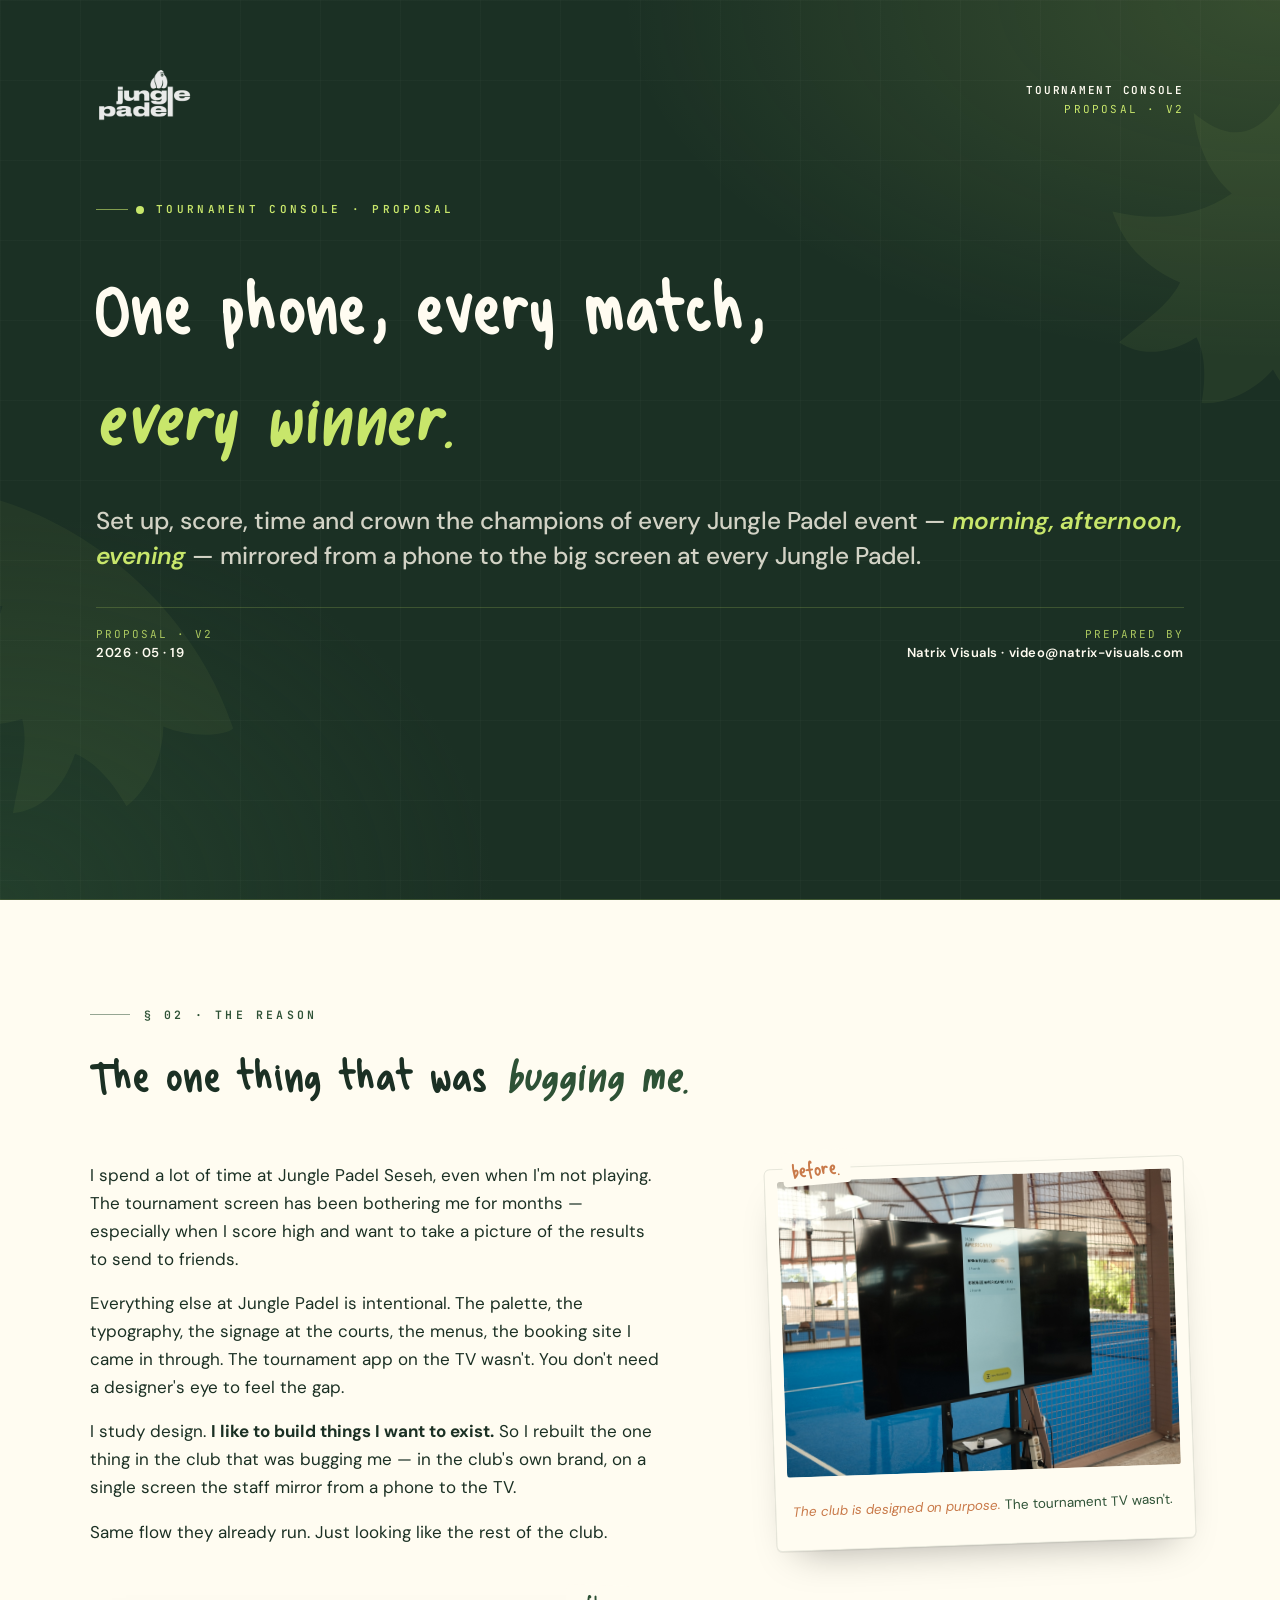
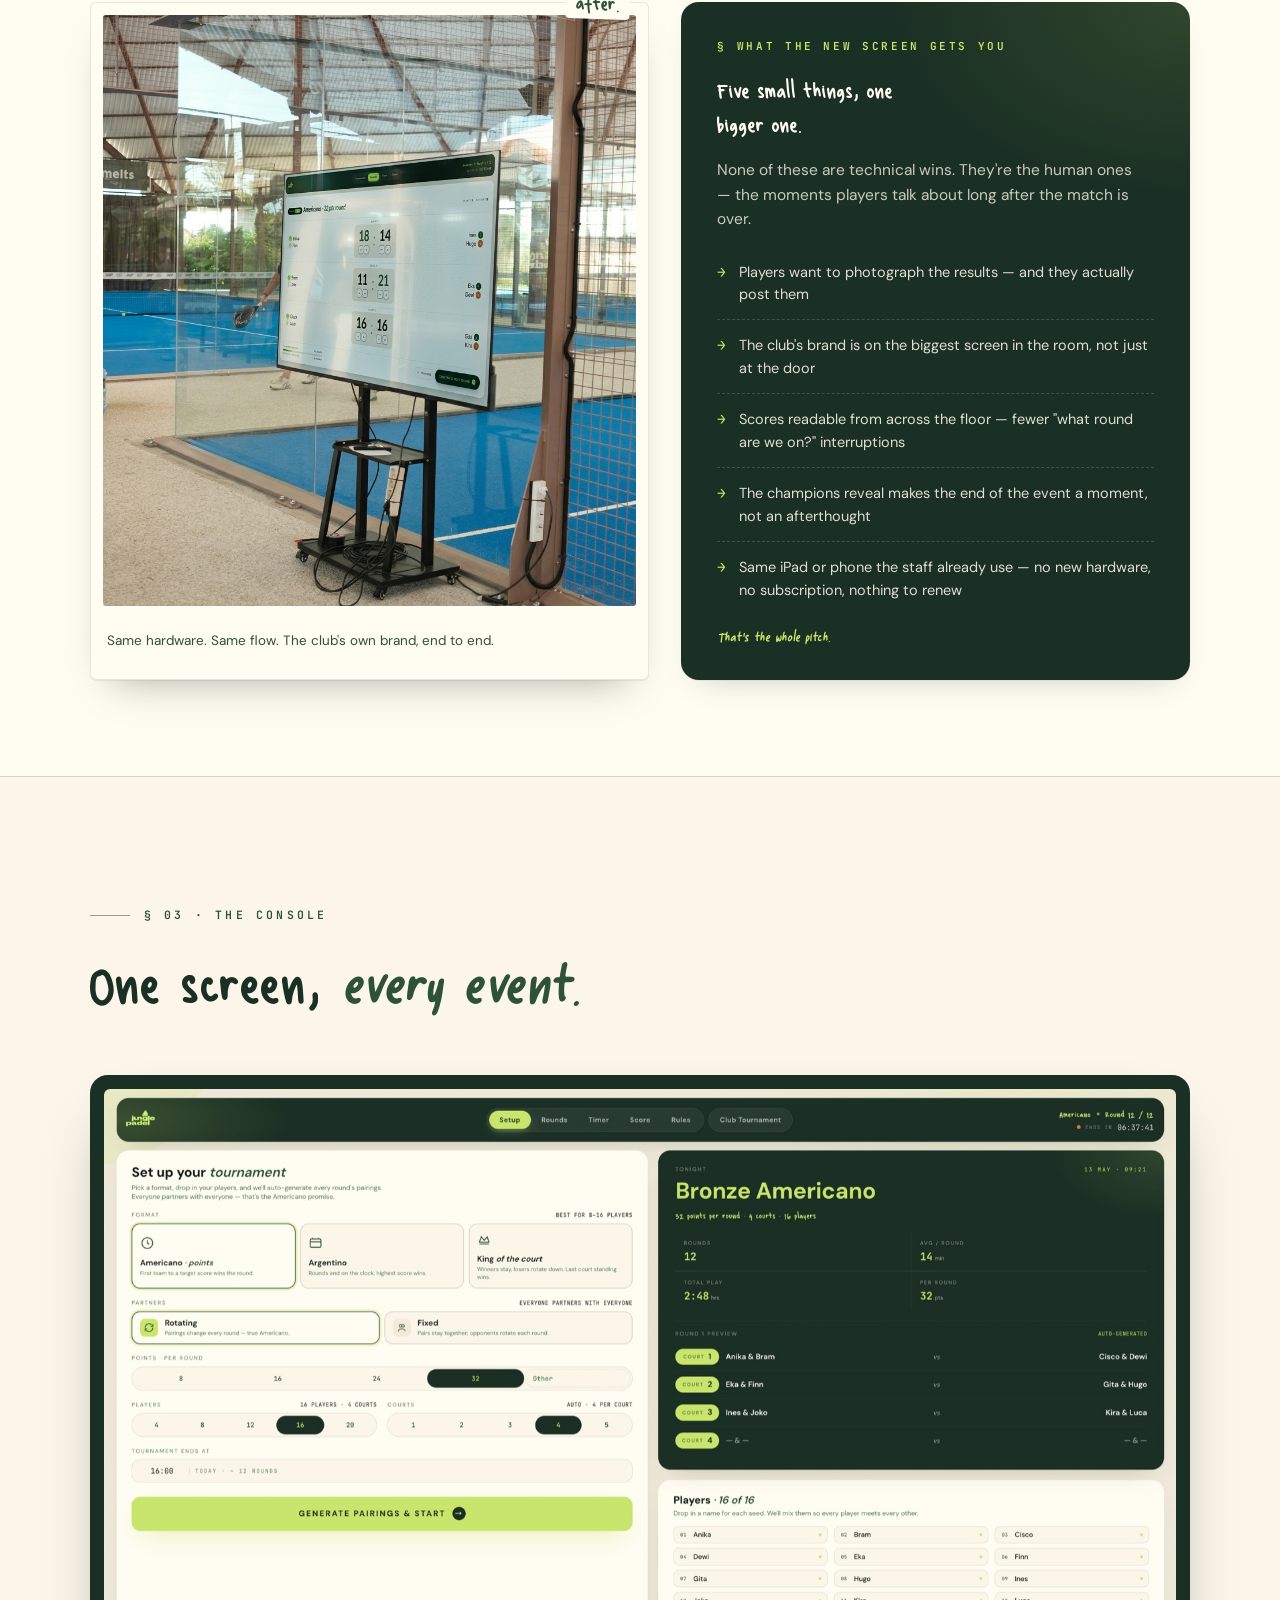
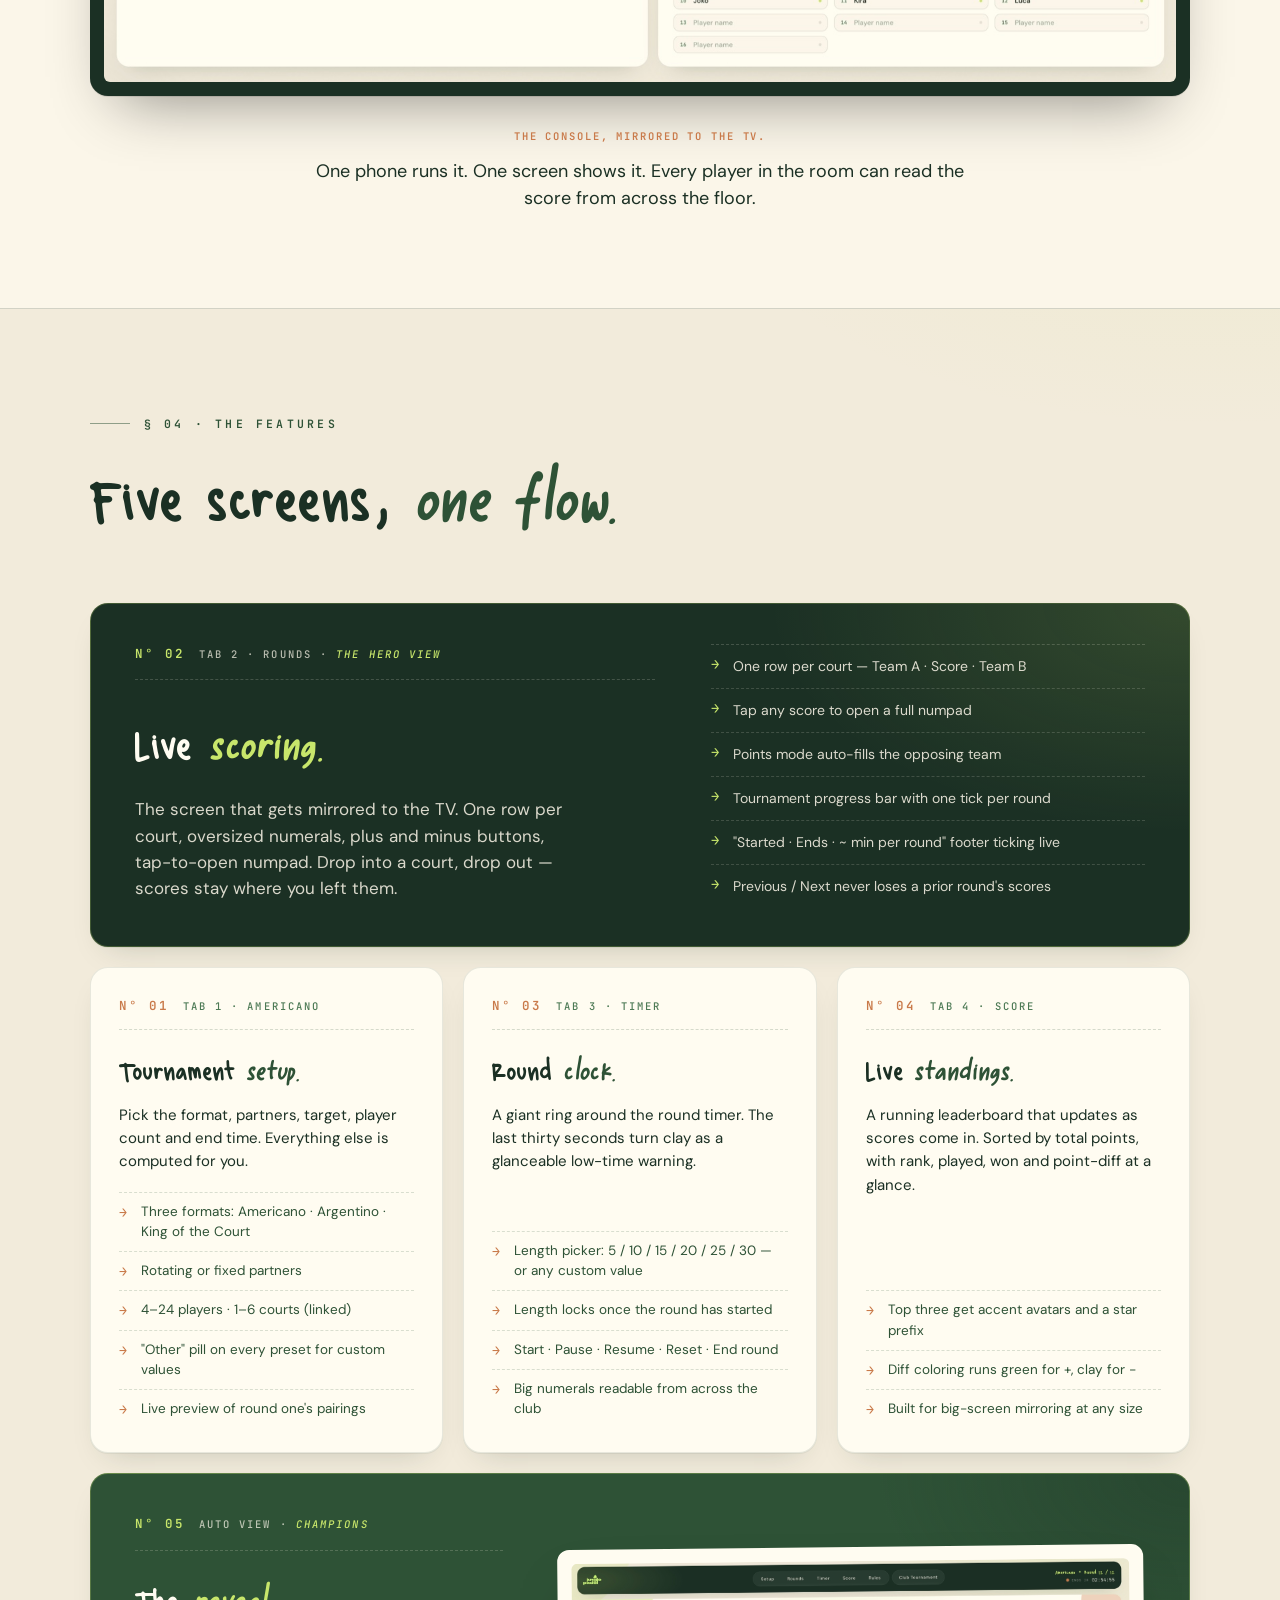
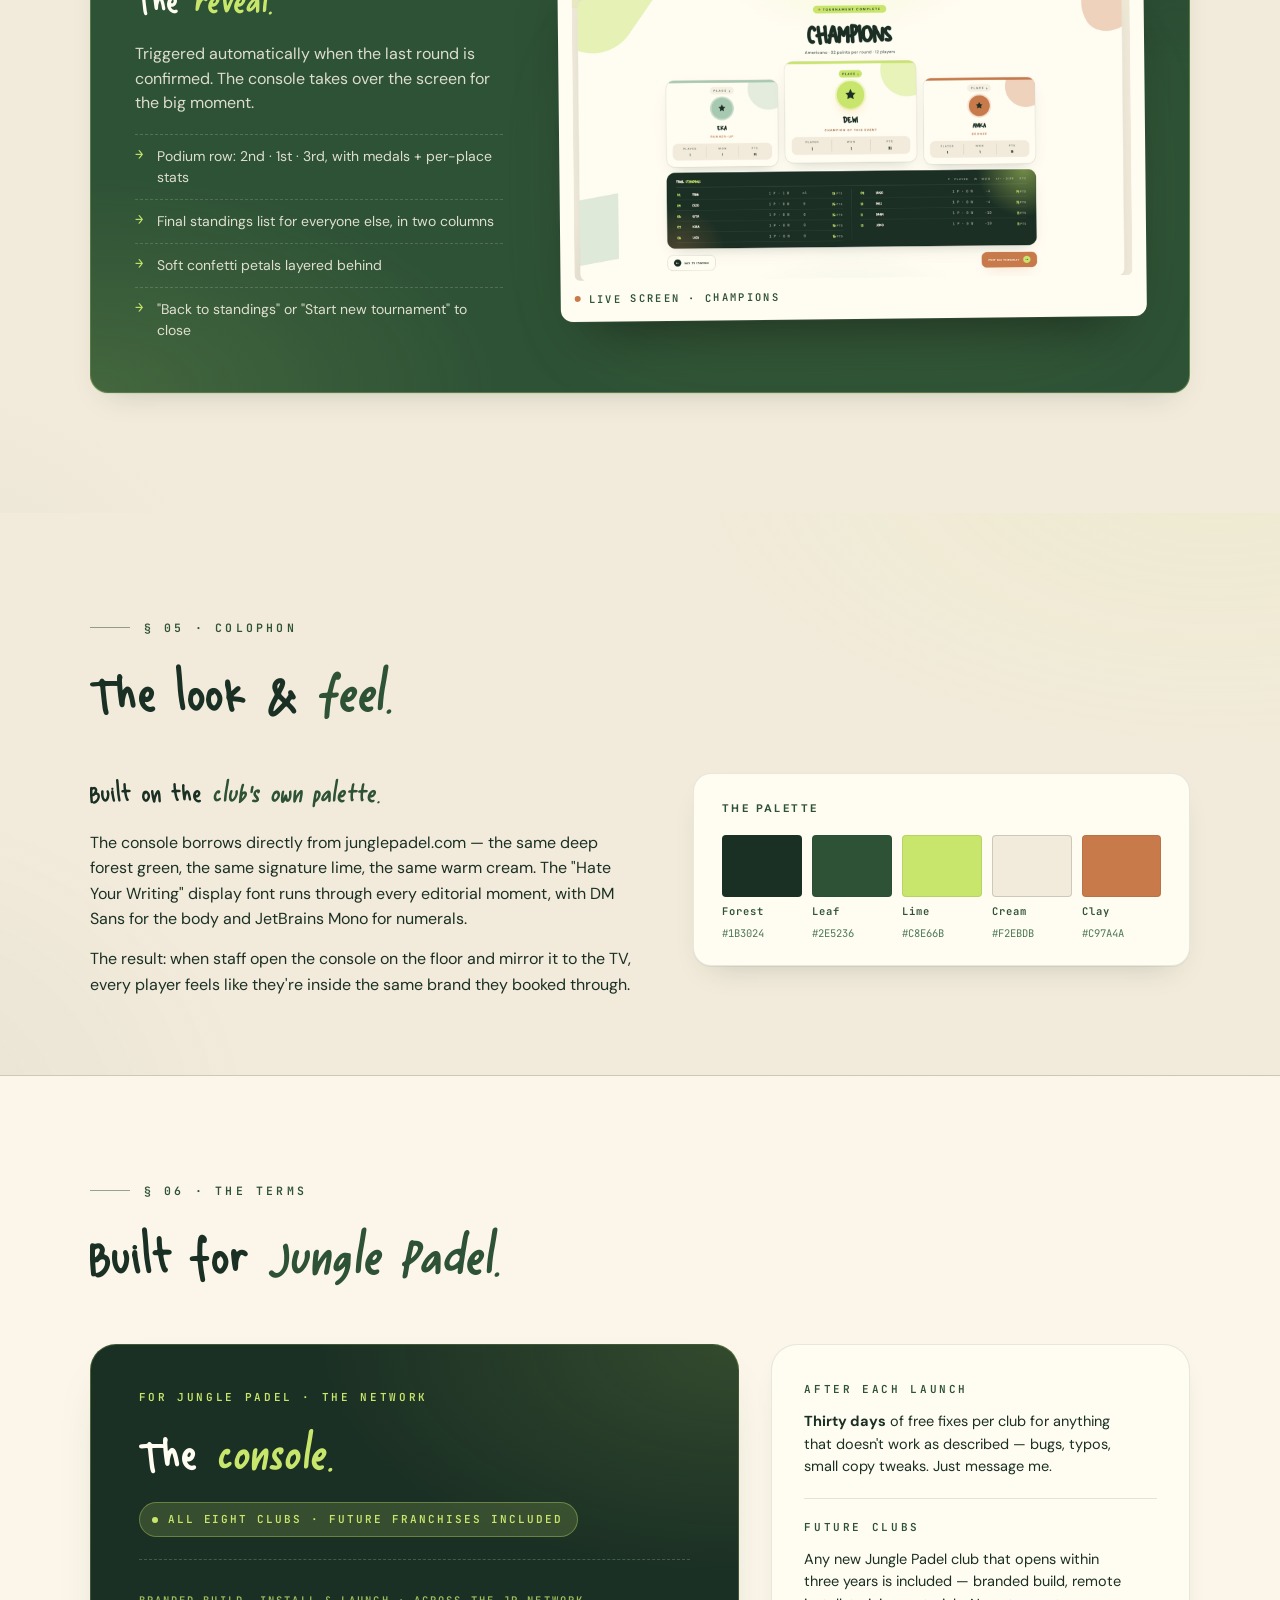
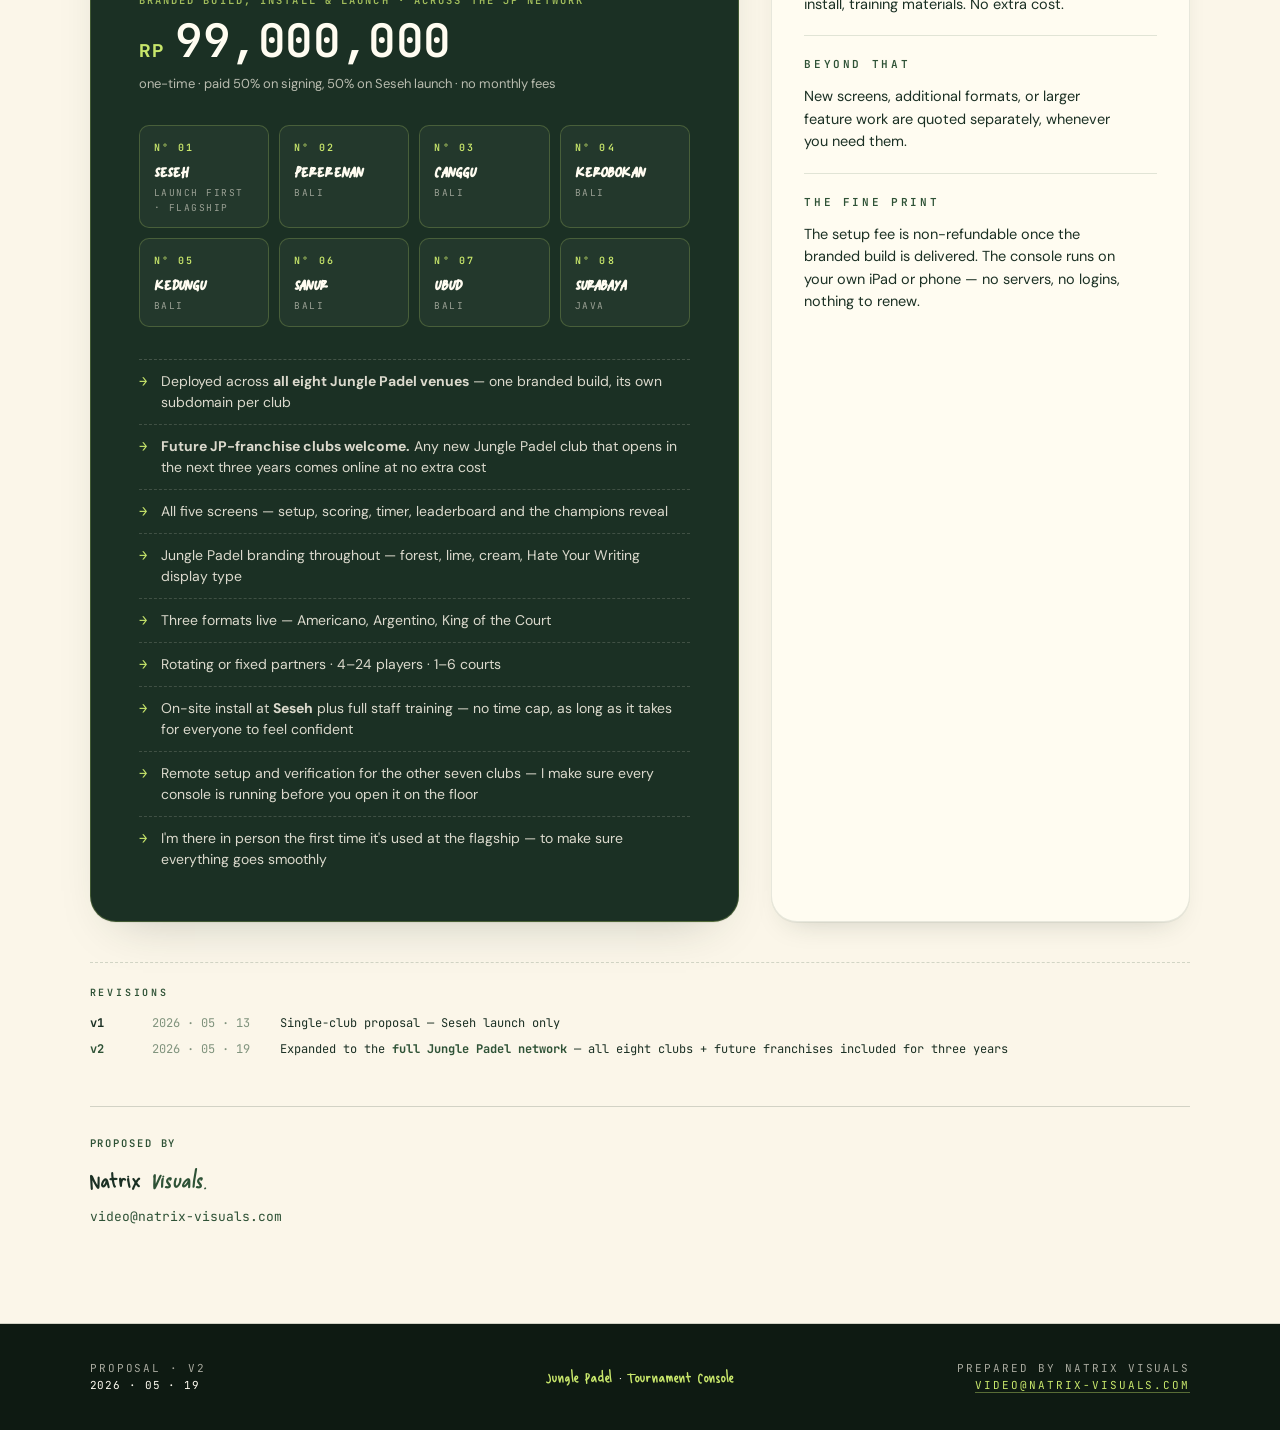
<file: JP/index.html>
<!doctype html>
<html lang="en">
<head>
<meta charset="utf-8" />
<meta name="viewport" content="width=device-width, initial-scale=1" />
<meta name="robots" content="noindex, nofollow" />
<title>Jungle Padel · Tournament Console — Proposal</title>
<link rel="stylesheet" href="brand.css" />
<style>
  /* =============================================================
     Proposal — built as an editorial zine for the
     venue manager and the booking-app developer. Six numbered
     spreads, asymmetric grids, hand-drawn punctuation, forest
     dominant with lime as sharp accent.
     Tokens come from root brand.css.
     ============================================================= */

  :root {
    --max:    1320px;
    --gutter: 7vw;
    --rule:   1px solid rgba(27,48,36,0.18);
    --rule-paper: 1px solid rgba(251,246,233,0.10);
  }

  /* Print — preserve gradients and forest backgrounds, kill page breaks inside spreads. */
  @media print {
    * { -webkit-print-color-adjust: exact !important; print-color-adjust: exact !important; }
    html, body { background: var(--cream); }
    .spread { page-break-inside: avoid; break-inside: avoid; }
    .cover, .spread { min-height: auto; }
    .reveal { animation: none !important; opacity: 1 !important; }
  }

  /* ───────── Base ───────── */
  html { scroll-behavior: smooth; }
  body {
    background: var(--cream);
    color: var(--forest);
    font-family: var(--font-sans);
    font-size: 17px;
    line-height: 1.55;
  }

  /* Atmosphere + paper grain are applied PER spread instead of body::before.
     The previous body::before used mix-blend-mode + position:fixed which
     broke compositing on tall pages — forest spreads rendered as cream. */
  /* Atmosphere baked directly into each spread's background shorthand.
     Previously this was a ::before pseudoelement, but Chromium had
     compositing issues that left forest sections rendering cream
     on tall pages. Inline background-image layers solve it cleanly. */

  main { position: relative; z-index: 1; }

  /* ───────── Spread (section) primitive ───────── */
  .spread {
    padding: 96px var(--gutter) 96px;
    position: relative;
    overflow: hidden;   /* clip decorative absolutes (palm leaves, etc.) */
  }
  .spread {
    background:
      radial-gradient(900px 500px at 95% -10%, rgba(200,230,107,0.10), transparent 60%),
      radial-gradient(700px 600px at -10% 110%, rgba(46,82,54,0.06), transparent 55%),
      var(--cream);
  }
  .spread.is-forest {
    background:
      radial-gradient(900px 600px at 100% 0%, rgba(200,230,107,0.12), transparent 60%),
      radial-gradient(700px 500px at 0% 100%, rgba(200,230,107,0.05), transparent 55%),
      var(--forest);
    color: var(--paper);
  }
  .spread .inner {
    max-width: var(--max);
    margin: 0 auto;
    position: relative;
    z-index: 2;
  }

  /* 12-col grid utility */
  .g12 { display: grid; grid-template-columns: repeat(12, 1fr); gap: 32px; }

  /* ───────── Magazine markers ───────── */
  .section-mark {
    font-family: var(--font-mono);
    font-size: 11.5px;
    font-weight: 600;
    letter-spacing: 0.28em;
    text-transform: uppercase;
    color: var(--leaf);
    display: inline-flex; align-items: center; gap: 14px;
  }
  .section-mark::before {
    content: ""; width: 40px; height: 1px; background: currentColor; opacity: .5;
  }
  .is-forest .section-mark { color: var(--lime); }

  /* ───────── Typography ───────── */
  h1, h2, h3, h4 { margin: 0; font-weight: 400; }

  .display {
    font-family: var(--font-display);
    line-height: 0.92;
    letter-spacing: -0.005em;
    color: var(--forest);
  }
  .is-forest .display { color: var(--paper); }
  .display em { font-style: italic; color: var(--leaf); }
  .is-forest .display em { color: var(--lime); }
  .display .lime { color: var(--lime); font-style: italic; }
  .display .underline {
    background-image: url("data:image/svg+xml;utf8,<svg xmlns='http://www.w3.org/2000/svg' viewBox='0 0 200 12' preserveAspectRatio='none'><path d='M2,8 C50,2 110,12 198,5' stroke='%23C8E66B' stroke-width='5' fill='none' stroke-linecap='round'/></svg>");
    background-repeat: no-repeat;
    background-position: 0 92%;
    background-size: 100% 0.32em;
    padding-bottom: 0.12em;
  }

  .display-xxl { font-size: clamp(72px, 12.5vw, 200px); }
  .display-xl  { font-size: clamp(56px, 8.5vw, 128px); }
  .display-l   { font-size: clamp(40px, 5.4vw, 80px); }
  .display-m   { font-size: clamp(32px, 3.4vw, 48px); }
  .display-s   { font-size: clamp(22px, 2.0vw, 30px); }

  .deck {
    font-family: var(--font-sans);
    font-weight: 500;
    font-size: clamp(18px, 1.5vw, 22px);
    line-height: 1.4;
    color: var(--leaf);
    max-width: 30ch;
  }
  .is-forest .deck { color: rgba(251,246,233,0.78); }

  .body { font-family: var(--font-sans); font-size: 16px; line-height: 1.6; color: var(--forest); margin: 0; }
  .is-forest .body { color: rgba(251,246,233,0.82); }
  .body--lg { font-size: 18px; line-height: 1.65; }

  .caption {
    font-family: var(--font-mono); font-weight: 600;
    font-size: 10.5px; letter-spacing: 0.18em; text-transform: uppercase;
    color: var(--leaf);
  }
  .is-forest .caption { color: var(--lime); }

  /* in-text styling for tech tokens */
  code {
    font-family: var(--font-mono); font-size: 0.86em; font-weight: 500;
    color: var(--leaf); background: rgba(46,82,54,0.10);
    padding: 1px 6px; border-radius: 5px;
    white-space: nowrap;
  }
  .is-forest code { color: var(--lime); background: rgba(200,230,107,0.12); }

  /* drop cap */
  .dropcap::first-letter {
    font-family: var(--font-display);
    font-size: 5em;
    line-height: 0.82;
    float: left;
    margin: 0.06em 0.12em -0.05em -0.02em;
    color: var(--leaf);
  }

  /* ───────── Page-load reveal ───────── */
  @keyframes rise {
    from { opacity: 0; transform: translate3d(0, 18px, 0); }
    to   { opacity: 1; transform: translate3d(0, 0, 0); }
  }
  .reveal { opacity: 0; animation: rise 900ms var(--ease-out) forwards; }
  .reveal[data-d="1"]  { animation-delay: 60ms; }
  .reveal[data-d="2"]  { animation-delay: 160ms; }
  .reveal[data-d="3"]  { animation-delay: 280ms; }
  .reveal[data-d="4"]  { animation-delay: 400ms; }
  .reveal[data-d="5"]  { animation-delay: 540ms; }

  /* =============================================================
     § 01 — COVER (forest-dominant hero with mock live court card)
     ============================================================= */
  .cover {
    padding-top: 32px;
    min-height: 100vh;
    display: grid; grid-template-rows: auto 1fr auto;
    background:
      radial-gradient(1100px 600px at 100% 0%, rgba(200,230,107,0.16), transparent 60%),
      radial-gradient(900px 700px at 0% 100%, rgba(46,82,54,0.42), transparent 55%),
      var(--forest);
    color: var(--paper);
    border-bottom: 1px solid rgba(200,230,107,0.18);
    /* faint padel-court line pattern */
    background-image:
      linear-gradient(rgba(251,246,233,0.022) 1px, transparent 1px),
      linear-gradient(90deg, rgba(251,246,233,0.022) 1px, transparent 1px),
      radial-gradient(1100px 600px at 100% 0%, rgba(200,230,107,0.16), transparent 60%),
      radial-gradient(900px 700px at 0% 100%, rgba(46,82,54,0.42), transparent 55%);
    background-size: 80px 80px, 80px 80px, 100% 100%, 100% 100%;
    background-color: var(--forest);
  }
  .cover .masthead {
    display: flex; align-items: center; justify-content: space-between;
    padding: 20px 0 0;
  }
  .cover .mark-logo {
    height: 96px; width: 96px;
    /* The wordmark is dark on light by default. Invert to cream on the forest hero. */
    filter: brightness(0) invert(1) brightness(0.96);
    opacity: 0.95;
  }
  .cover .mast-r {
    font-family: var(--font-mono); font-size: 11px; letter-spacing: 0.20em;
    text-transform: uppercase; color: var(--lime);
    text-align: right; line-height: 1.7;
  }
  .cover .mast-r b { color: var(--paper); font-weight: 600; letter-spacing: 0.16em; }

  /* Hero: single-column layout. The headline owns the full width;
     the deck stays constrained by its own max-width. */
  .cover-body {
    align-self: center;
    display: grid;
    grid-template-columns: minmax(0, 1fr);
    padding: 56px 0 32px;
  }

  .cover-eyebrow {
    display: flex; width: max-content;
    align-items: center; gap: 12px;
    line-height: 1;
    font-family: var(--font-mono); font-weight: 600;
    font-size: 11px; letter-spacing: 0.30em; text-transform: uppercase;
    color: var(--lime);
    margin-bottom: 32px;
  }
  .cover-eyebrow::before {
    content: ""; width: 32px; height: 1px; background: var(--lime); opacity: 0.6;
  }
  .cover-eyebrow .live-dot {
    width: 8px; height: 8px; border-radius: 50%;
    background: var(--lime);
    box-shadow: 0 0 0 0 rgba(200,230,107,0.5);
    animation: live-pulse 2s ease-out infinite;
    margin-left: -4px;
  }
  @keyframes live-pulse {
    0%   { box-shadow: 0 0 0 0 rgba(200,230,107,0.55); }
    70%  { box-shadow: 0 0 0 10px rgba(200,230,107,0); }
    100% { box-shadow: 0 0 0 0 rgba(200,230,107,0); }
  }

  .cover-headline {
    font-family: var(--font-display);
    font-size: clamp(56px, 9vw, 152px);
    line-height: 0.96;
    letter-spacing: -0.005em;
    color: var(--paper);
    margin-bottom: 36px;
  }
  .cover-headline span { display: block; }
  .cover-headline .l1,
  .cover-headline .l2 { padding-left: 0; }
  .cover-headline .l3 { color: var(--lime); font-style: italic; padding-left: 0; }

  .cover-deck {
    font-family: var(--font-sans);
    font-size: clamp(20px, 1.9vw, 26px);
    line-height: 1.45; font-weight: 500;
    color: rgba(251,246,233,0.82);
    max-width: 64ch;
    margin: 0 0 0 0;
  }
  .cover-deck em { font-style: italic; color: var(--lime); font-weight: 600; }

  /* =============================================================
     Cover masthead block — replaces the old photo card on the right.
     A magazine-cover dedication: PREPARED FOR · Jungle Padel · the network
     plus a thin contents index of the spreads inside.
     ============================================================= */
  .cover-issue {
    display: grid;
    gap: 32px;
    max-width: 420px;
    width: 100%;
    margin-left: auto;
  }
  /* Mirror .cover-eyebrow exactly so the left/right eyebrows read as one
     element across the spread. Same gap, same opacity, same letter-spacing. */
  .cover-issue .issue-eyebrow {
    font-family: var(--font-mono); font-weight: 600;
    font-size: 11px; letter-spacing: 0.30em; text-transform: uppercase;
    color: var(--lime);
    display: inline-flex; align-items: center; gap: 12px;
  }
  .cover-issue .issue-eyebrow::before {
    content: ""; width: 32px; height: 1px; background: var(--lime); opacity: 0.6;
  }

  .cover-issue .prepared-for { display: grid; gap: 12px; }
  .cover-issue .jp-mark {
    font-family: var(--font-display);
    font-size: clamp(48px, 6vw, 84px);
    line-height: 0.92;
    color: var(--paper);
    margin: 0;
    letter-spacing: -0.005em;
  }
  .cover-issue .jp-mark em { font-style: italic; color: var(--lime); }
  .cover-issue .locale {
    font-family: var(--font-mono);
    font-size: 12px; letter-spacing: 0.20em; text-transform: uppercase;
    color: rgba(200,230,107,0.78);
    margin: 4px 0 0;
    display: inline-flex; align-items: center; gap: 12px;
  }
  .cover-issue .locale .dot {
    width: 4px; height: 4px; border-radius: 50%;
    background: var(--lime); opacity: 0.6;
  }

  .cover-issue .issue-rule {
    height: 1px;
    background: rgba(200,230,107,0.22);
    margin: 4px 0;
  }

  .cover-issue .issue-toc { display: grid; gap: 12px; }
  .cover-issue .toc-list {
    list-style: none;
    margin: 0; padding: 0;
    display: grid;
  }
  .cover-issue .toc-list li {
    display: grid;
    grid-template-columns: 52px 1fr auto;
    gap: 14px;
    align-items: baseline;
    padding: 11px 0;
    border-top: 1px dashed rgba(251,246,233,0.16);
  }
  .cover-issue .toc-list li:last-child {
    border-bottom: 1px dashed rgba(251,246,233,0.16);
  }
  .cover-issue .toc-list .num {
    font-family: var(--font-mono); font-weight: 600;
    font-size: 11px; letter-spacing: 0.24em;
    color: var(--lime);
  }
  .cover-issue .toc-list .ttl {
    font-family: var(--font-display);
    font-size: 22px;
    line-height: 1;
    color: var(--paper);
  }
  .cover-issue .toc-list .ttl em { font-style: italic; color: var(--lime); }
  .cover-issue .toc-list .tag {
    font-family: var(--font-mono);
    font-size: 10px; letter-spacing: 0.20em; text-transform: uppercase;
    color: rgba(251,246,233,0.45);
  }

  @media (max-width: 1100px) {
    .cover-issue {
      margin-left: 0;
      max-width: 100%;
    }
  }

  /* Photo card — before/after of the club TV. Polaroid framing: cream
     margin, slight tilt, soft drop shadow. Two photos stacked, crossfade
     on toggle. */
  .live-card {
    position: relative;
    margin: 0;
    background: var(--paper);
    border-radius: 6px;
    padding: 14px 14px 18px;
    box-shadow:
      0 1px 0 rgba(0,0,0,0.10),
      0 30px 60px -28px rgba(0,0,0,0.55),
      0 60px 120px -40px rgba(200,230,107,0.10);
    transform: rotate(-1.4deg);
    transition: transform 480ms var(--ease-out), box-shadow 480ms var(--ease-out);
  }
  .live-card:hover {
    transform: rotate(0) translateY(-3px);
    box-shadow:
      0 1px 0 rgba(0,0,0,0.10),
      0 40px 80px -30px rgba(0,0,0,0.6),
      0 80px 160px -50px rgba(200,230,107,0.14);
  }
  .live-photos {
    position: relative;
    width: 100%;
    aspect-ratio: 1 / 1;
    overflow: hidden;
    border-radius: 3px;
    background: var(--bone);
  }
  .live-photo {
    position: absolute; inset: 0;
    display: block;
    width: 100%; height: 100%;
    object-fit: cover;
    object-position: center;
    transition: opacity 380ms var(--ease-out);
  }
  /* Zoom in on the new console so the TV reads at a glance */
  .live-photo.is-after { transform: scale(1.15); transform-origin: center; }
  /* State drives the crossfade and label flip via the .live-block parent */
  .live-block { display: flex; flex-direction: column; gap: 22px; }
  .live-block[data-state="after"]  .live-photo.is-before { opacity: 0; }
  .live-block[data-state="after"]  .live-photo.is-after  { opacity: 1; }
  .live-block[data-state="before"] .live-photo.is-before { opacity: 1; }
  .live-block[data-state="before"] .live-photo.is-after  { opacity: 0; }

  /* Handwritten stamp — flips between "before" and "after the glow-up." */
  .live-stamp {
    position: absolute;
    top: -52px; left: -28px;
    z-index: 3;
    font-family: var(--font-display);
    font-size: 24px;
    color: var(--lime);
    transform: rotate(-8deg);
    line-height: 1.05; max-width: 220px;
    text-shadow: 0 1px 0 rgba(14,26,18,0.4);
    pointer-events: none;
  }
  .live-stamp .ls-before,
  .live-stamp .ls-after {
    display: inline-block;
    transition: opacity 280ms var(--ease-out), transform 280ms var(--ease-out);
  }
  .live-stamp .ls-after { display: none; }
  .live-block[data-state="before"] .ls-before { display: inline-block; }
  .live-block[data-state="before"] .ls-after  { display: none; }
  .live-block[data-state="after"]  .ls-before { display: none; }
  .live-block[data-state="after"]  .ls-after  { display: inline-block; }

  .live-stamp .ls-arrow {
    display: block;
    font-family: var(--font-display);
    font-size: 32px;
    margin: 6px 0 -2px 24px;
    color: var(--lime);
    transform: rotate(28deg);
  }

  /* Toggle button — sits BELOW the photo card. Pill-shaped lime CTA,
     centered. Label + arrow swap based on .live-block state. */
  .live-toggle {
    align-self: center;
    display: inline-flex; align-items: center; gap: 12px;
    padding: 14px 22px 14px 24px;
    background: var(--lime);
    color: var(--forest);
    border: none;
    border-radius: 999px;
    font-family: var(--font-sans); font-weight: 700;
    font-size: 13px; letter-spacing: 0.08em;
    text-transform: uppercase;
    cursor: pointer;
    box-shadow:
      0 1px 0 rgba(0,0,0,0.08),
      0 14px 30px -12px rgba(14,26,18,0.45);
    transition: transform 220ms var(--ease-out),
                background-color 220ms var(--ease-out),
                box-shadow 220ms var(--ease-out);
  }
  .live-toggle:hover {
    background: var(--lime-hot);
    transform: translateY(-2px);
    box-shadow:
      0 1px 0 rgba(0,0,0,0.08),
      0 20px 44px -16px rgba(14,26,18,0.5);
  }
  .live-toggle:active { transform: translateY(0) scale(0.98); }
  .live-toggle:focus-visible {
    outline: 3px solid var(--paper);
    outline-offset: 3px;
  }
  .live-toggle svg {
    width: 18px; height: 18px;
    transition: transform 320ms var(--ease-out);
  }
  /* Arrow flips when state is "before" (pointing forward to reveal "after") */
  .live-block[data-state="after"] .live-toggle svg { transform: scaleX(-1); }

  .live-toggle .lt-label { position: relative; line-height: 1; }
  .live-toggle .lt-before,
  .live-toggle .lt-after { display: none; }
  .live-block[data-state="before"] .live-toggle .lt-before { display: inline; }
  .live-block[data-state="after"]  .live-toggle .lt-after  { display: inline; }

  .cover-footer {
    display: grid; grid-template-columns: 1fr 1fr; align-items: end;
    gap: 24px;
    border-top: 1px solid rgba(200,230,107,0.20);
    padding: 18px 0 0;
  }
  .cover-footer .l, .cover-footer .r {
    font-family: var(--font-mono); font-size: 11px; letter-spacing: 0.18em;
    text-transform: uppercase; color: rgba(200,230,107,0.82);
  }
  .cover-footer .r { text-align: right; }

  /* Tropical leaf decorations (cover) — lime on forest, low opacity */
  .leaf {
    position: absolute; pointer-events: none; z-index: 1;
    color: var(--lime);
  }
  .leaf path { fill: currentColor; }
  .leaf.l-1 {
    top: 8%;  right: -120px; width: 360px; opacity: 0.06;
    transform: rotate(18deg);
    animation: leaf-sway-a 9s ease-in-out infinite alternate;
  }
  .leaf.l-2 {
    bottom: -4%; left: -140px; width: 400px; opacity: 0.05;
    transform: rotate(-22deg);
    animation: leaf-sway-b 11s ease-in-out infinite alternate;
  }
  @keyframes leaf-sway-a {
    from { transform: rotate(18deg) translateY(0); }
    to   { transform: rotate(15deg) translateY(-10px); }
  }
  @keyframes leaf-sway-b {
    from { transform: rotate(-22deg) translateY(0); }
    to   { transform: rotate(-25deg) translateY(8px); }
  }

  /* PDF / print: hide the cover toggle button — the cover defaults to the
     "after" image so the PDF just shows the new console as a beauty shot. */
  @media print {
    .live-toggle { display: none !important; }
    .live-stamp  { display: none !important; }
  }

  @media (prefers-reduced-motion: reduce) {
    .leaf.l-1, .leaf.l-2, .cover-eyebrow .live-dot { animation: none; }
    .live-card { transform: none; transition: none; }
    .live-card:hover { transform: none; }
    .feat-card { transition: none; }
    .feat-card:hover { transform: none; box-shadow: var(--shadow-soft); }
    .reveal { animation: none; opacity: 1; }
  }

  /* =============================================================
     § 02 — THE REASON (personal POV + before/after pair)
     ============================================================= */
  .reason { background: var(--paper); border-bottom: var(--rule); }
  .reason .head { margin-bottom: 56px; max-width: 36ch; }

  .reason-grid { display: grid; gap: 56px; }

  /* Row 1 — the problem: essay + small tilted "before" polaroid */
  .reason-row-1 {
    display: grid;
    grid-template-columns: 1.25fr 1fr;
    gap: 64px;
    align-items: center;
  }
  .reason-essay .body { font-size: 17px; line-height: 1.65; }
  .reason-essay .body + .body { margin-top: 16px; }

  /* Pull-quote divider — the beat between problem and fix */
  .reason-pull-wrap {
    text-align: center;
    border-top: 1px solid rgba(46,82,54,0.18);
    border-bottom: 1px solid rgba(46,82,54,0.18);
    padding: 28px 0;
  }
  .reason-pull {
    font-family: var(--font-display);
    font-size: clamp(28px, 4.2vw, 58px);
    font-weight: 700;
    line-height: 1.0;
    color: var(--forest);
    margin: 0 auto;
    max-width: none;
    padding: 0;
    border: none;
    white-space: nowrap;
  }
  .reason-pull em { font-style: italic; color: var(--leaf); }

  /* Row 2 — the fix: after photo paired with the reasons card */
  .reason-row-2 {
    display: grid;
    grid-template-columns: 1.1fr 1fr;
    gap: 32px;
    align-items: stretch;
  }

  .reason-photo {
    position: relative;
    margin: 0;
    background: var(--paper);
    border: 1px solid var(--mist);
    border-radius: 6px;
    padding: 12px 12px 14px;
    box-shadow:
      0 1px 0 rgba(0,0,0,0.06),
      0 20px 40px -22px rgba(0,0,0,0.35);
  }
  .reason-photo .img-wrap {
    aspect-ratio: 4 / 3;
    overflow: hidden;
    border-radius: 3px;
    background: var(--bone);
  }
  .reason-photo img {
    display: block;
    width: 100%; height: 100%;
    object-fit: cover; object-position: center;
  }
  .reason-photo .label {
    position: absolute;
    top: -18px;
    font-family: var(--font-display);
    font-size: 30px;
    line-height: 1;
    color: var(--clay);
    transform: rotate(-3deg);
    background: var(--paper);
    padding: 2px 10px;
    border-radius: 4px;
  }
  .reason-photo.is-before .label { left: 18px; }
  .reason-photo.is-after  .label {
    right: 18px;
    color: var(--leaf);
    transform: rotate(2deg);
  }
  .reason-photo .ph-caption {
    font-family: var(--font-sans);
    font-size: 13.5px; line-height: 1.5;
    color: var(--leaf);
    padding: 12px 4px 0;
  }
  .reason-photo .ph-caption em { color: var(--clay); font-style: italic; }

  /* Row 1: before is a small tilted polaroid, vertically centered with the essay */
  .reason-row-1 .reason-photo.is-before {
    max-width: 420px;
    width: 100%;
    margin: 0 0 0 auto;
    transform: rotate(-2deg);
    transition: transform 360ms var(--ease-out);
  }
  .reason-row-1 .reason-photo.is-before:hover { transform: rotate(0); }

  /* Row 2: after photo stretches to match the reasons card height */
  .reason-row-2 .reason-photo.is-after {
    margin: 0;
    display: flex;
    flex-direction: column;
  }
  .reason-row-2 .reason-photo.is-after .img-wrap {
    flex: 1;
    aspect-ratio: auto;
    min-height: 340px;
  }

  /* "What that gets you" forest card — now sits next to the after photo */
  .reason-card {
    margin: 0;
    padding: 36px 36px 32px;
    background:
      radial-gradient(500px 320px at 100% 0%, rgba(200,230,107,0.12), transparent 60%),
      var(--forest);
    color: var(--paper);
    border-radius: var(--r-md);
    box-shadow: var(--shadow-soft);
    display: flex;
    flex-direction: column;
    gap: 18px;
  }
  .reason-card__eyebrow {
    font-family: var(--font-mono); font-weight: 600;
    font-size: 11px; letter-spacing: 0.24em; text-transform: uppercase;
    color: var(--lime);
  }
  .reason-card h4 {
    font-family: var(--font-display);
    font-size: clamp(32px, 2.6vw, 44px);
    line-height: 1.02;
    color: var(--paper);
    margin: 0;
    max-width: 18ch;
  }
  .reason-card__lede {
    font-family: var(--font-sans);
    font-size: 15.5px; line-height: 1.55;
    color: rgba(251,246,233,0.78);
    margin: 0;
    max-width: 38ch;
  }
  .reason-card ul {
    margin: 6px 0 0; padding: 0; list-style: none;
    display: grid; gap: 0;
  }
  .reason-card li {
    font-family: var(--font-sans); font-size: 14.5px; line-height: 1.55;
    color: rgba(251,246,233,0.88);
    padding: 14px 0 14px 22px;
    border-top: 1px dashed rgba(251,246,233,0.16);
    position: relative;
  }
  .reason-card li:first-child { border-top: none; padding-top: 6px; }
  .reason-card li:last-child  { padding-bottom: 6px; }
  .reason-card li::before {
    content: "→";
    position: absolute; left: 0; top: 14px;
    font-family: var(--font-mono); font-weight: 700;
    color: var(--lime);
  }
  .reason-card li:first-child::before { top: 6px; }
  .reason-card__kicker {
    margin: auto 0 0;
    font-family: var(--font-display);
    font-size: clamp(20px, 1.6vw, 26px);
    line-height: 1.1;
    color: rgba(251,246,233,0.68);
  }
  .reason-card__kicker em { color: var(--lime); font-style: italic; }

  @media (max-width: 1100px) {
    .reason-grid { gap: 40px; }
    .reason-row-1, .reason-row-2 { grid-template-columns: 1fr; gap: 32px; }
    .reason-row-1 .reason-photo.is-before {
      max-width: 100%; margin: 0; transform: none;
    }
    .reason-pull-wrap { padding: 20px 0; }
    .reason-card h4 { font-size: clamp(28px, 5vw, 36px); }
  }

  /* =============================================================
     § 03 — INTRO ESSAY
     ============================================================= */
  .intro { background: var(--bone); border-bottom: var(--rule); }
  .intro .inner { padding-top: 24px; }
  .intro .head {
    display: grid; grid-template-columns: 1fr 1fr; align-items: end; gap: 32px;
    margin-bottom: 56px;
  }
  .intro .head h2 { font-size: clamp(48px, 6.5vw, 96px); }
  .intro-essay {
    display: grid; grid-template-columns: 7fr 4fr; gap: 64px;
    align-items: start;
  }
  .intro-essay .body + .body { margin-top: 16px; }

  /* Lead with the UI — full-bleed screen photo, caption stacked below */
  .intro-stage {
    margin: 0;
    display: grid;
    gap: 32px;
  }
  .intro-stage .intro-tv {
    background: var(--forest);
    border-radius: var(--r-md);
    padding: 14px;
    box-shadow:
      0 1px 0 rgba(0,0,0,0.10),
      0 30px 60px -28px rgba(0,0,0,0.45);
  }
  .intro-stage .intro-tv img {
    display: block;
    width: 100%;
    height: auto;
    border-radius: 6px;
    background: var(--bone);
  }
  .intro-stage__cap {
    display: grid;
    gap: 14px;
    justify-items: center;
    text-align: center;
  }
  .intro-stage__cap .caption { color: var(--clay); }
  .intro-stage__cap .body {
    max-width: 56ch;
    font-size: 18px;
    line-height: 1.5;
    color: var(--forest);
    margin: 0;
  }

  .intro-aside {
    border-left: 2px solid var(--leaf);
    padding: 4px 0 4px 24px;
  }
  .intro-aside h3 {
    font-family: var(--font-mono); font-weight: 600;
    font-size: 11.5px; letter-spacing: 0.28em; text-transform: uppercase;
    color: var(--leaf); margin-bottom: 16px;
  }
  .intro-aside ul { margin: 0; padding: 0; list-style: none; display: grid; gap: 18px; }
  .intro-aside li {
    font-size: 16px; line-height: 1.6; color: var(--forest);
    counter-increment: aside;
    display: grid; grid-template-columns: 32px 1fr; gap: 6px;
  }
  .intro-aside li::before {
    content: "0" counter(aside);
    font-family: var(--font-mono); font-size: 11.5px; font-weight: 600;
    color: var(--clay); letter-spacing: 0.28em;
    padding-top: 5px;
  }
  .intro-aside ul { counter-reset: aside; }
  .intro-aside li b { font-weight: 700; }

  /* pull quote */
  .pull {
    grid-column: 1 / -1;
    margin-top: 64px;
    padding: 40px 0 8px;
    border-top: var(--rule);
    font-family: var(--font-display);
    font-size: clamp(40px, 4.5vw, 64px);
    line-height: 1.05;
    color: var(--forest);
    max-width: 22ch;
  }
  .pull em { color: var(--leaf); font-style: italic; }

  /* =============================================================
     § 04 — FEATURES (card grid: 1 hero + 6 standard)
     ============================================================= */
  .views { padding-bottom: 120px; }
  .views .head {
    display: grid; grid-template-columns: 1fr; gap: 64px;
    align-items: end; margin-bottom: 64px;
  }
  .views .head h2 { font-size: clamp(56px, 7.5vw, 112px); white-space: nowrap; }

  .feat-grid {
    display: grid;
    grid-template-columns: repeat(3, 1fr);
    gap: 20px;
  }
  .feat-card {
    background: var(--paper);
    border: 1px solid var(--mist);
    border-radius: var(--r-md);
    padding: 28px 28px 24px;
    box-shadow: var(--shadow-soft);
    display: flex; flex-direction: column;
    position: relative;
    transition: transform 280ms var(--ease-out), box-shadow 280ms var(--ease-out);
  }
  .feat-card:hover {
    transform: translateY(-3px);
    box-shadow: var(--shadow-card);
  }
  .feat-card header {
    display: flex; align-items: baseline; gap: 14px;
    margin-bottom: 20px;
    padding-bottom: 14px;
    border-bottom: 1px dashed rgba(46,82,54,0.20);
  }
  .feat-num {
    font-family: var(--font-mono); font-weight: 600;
    font-size: 12.5px; letter-spacing: 0.16em;
    color: var(--clay);
  }
  .feat-tag {
    font-family: var(--font-mono); font-weight: 500;
    font-size: 10.5px; letter-spacing: 0.20em; text-transform: uppercase;
    color: var(--moss);
  }
  .feat-tag i { font-style: italic; color: var(--leaf); }
  .feat-title {
    font-family: var(--font-display);
    font-size: clamp(34px, 3.2vw, 46px);
    line-height: 0.96;
    color: var(--forest);
    margin-bottom: 14px;
  }
  .feat-title em { font-style: italic; color: var(--leaf); }
  .feat-body {
    font-family: var(--font-sans); font-size: 15px; line-height: 1.55;
    color: var(--forest); margin: 0 0 18px;
  }
  .feat-bullets {
    margin: auto 0 0; padding: 0; list-style: none;
    display: grid; gap: 0;
  }
  .feat-bullets li {
    font-family: var(--font-sans); font-size: 13.5px; line-height: 1.5;
    color: var(--leaf);
    padding: 9px 0 9px 22px;
    border-top: 1px dashed rgba(46,82,54,0.18);
    position: relative;
  }
  .feat-bullets li::before {
    content: "→";
    position: absolute; left: 0; top: 9px;
    font-family: var(--font-mono); font-weight: 700;
    color: var(--clay);
  }

  /* Hero feature card — spans all 3 columns, forest bg, bigger type */
  .feat-card.feat-hero {
    grid-column: 1 / -1;
    background:
      radial-gradient(700px 380px at 100% 0%, rgba(200,230,107,0.14), transparent 60%),
      var(--forest);
    color: var(--paper);
    border-color: rgba(200,230,107,0.22);
    padding: 40px 44px 38px;
    display: grid;
    grid-template-columns: 1.2fr 1fr;
    grid-template-areas:
      "head    bullets"
      "title   bullets"
      "body    bullets";
    gap: 0 56px;
    align-items: start;
  }
  .feat-card.feat-hero header {
    grid-area: head;
    padding-bottom: 16px;
    border-color: rgba(251,246,233,0.18);
    margin-bottom: 24px;
  }
  .feat-card.feat-hero .feat-num    { color: var(--lime); }
  .feat-card.feat-hero .feat-tag    { color: rgba(251,246,233,0.7); }
  .feat-card.feat-hero .feat-tag i  { color: var(--lime); }
  .feat-card.feat-hero .feat-title  {
    grid-area: title;
    font-size: clamp(48px, 5vw, 80px);
    color: var(--paper);
    margin-bottom: 18px;
  }
  .feat-card.feat-hero .feat-title em { color: var(--lime); }
  .feat-card.feat-hero .feat-body {
    grid-area: body;
    font-size: 17px; line-height: 1.55;
    color: rgba(251,246,233,0.85);
    margin: 0;
    max-width: 36ch;
  }
  .feat-card.feat-hero .feat-bullets {
    grid-area: bullets;
    margin: 0;
    align-self: stretch;
    border-top: 1px dashed rgba(251,246,233,0.18);
  }
  .feat-card.feat-hero .feat-bullets li {
    color: rgba(251,246,233,0.86);
    border-top-color: rgba(251,246,233,0.16);
    font-size: 14px;
    padding: 11px 0 11px 22px;
  }
  .feat-card.feat-hero .feat-bullets li:first-child { border-top: none; }
  .feat-card.feat-hero .feat-bullets li::before { color: var(--lime); }
  .feat-card.feat-hero:hover { transform: translateY(-3px); }

  /* Closing-hero card — mirrors feat-hero, dominated by the live screen photo.
     Spans the remaining grid columns so it fills the full row width. */
  .feat-card.feat-reveal {
    grid-column: 1 / -1;
    background:
      radial-gradient(680px 360px at 0% 100%, rgba(200,230,107,0.14), transparent 60%),
      radial-gradient(520px 320px at 100% 0%, rgba(27,48,36,0.30), transparent 60%),
      var(--leaf);
    color: var(--paper);
    border-color: rgba(200,230,107,0.28);
    padding: 40px 44px;
    display: grid;
    grid-template-columns: minmax(0, 0.85fr) minmax(0, 1.35fr);
    gap: 56px;
    align-items: center;
    overflow: hidden;
  }
  .feat-card.feat-reveal header {
    padding-bottom: 16px;
    border-color: rgba(251,246,233,0.18);
    margin-bottom: 24px;
  }
  .feat-card.feat-reveal .feat-num    { color: var(--lime); }
  .feat-card.feat-reveal .feat-tag    { color: rgba(251,246,233,0.7); }
  .feat-card.feat-reveal .feat-tag i  { color: var(--lime); }
  .feat-card.feat-reveal .feat-title  {
    font-size: clamp(40px, 4vw, 64px);
    color: var(--paper);
    margin-bottom: 18px;
  }
  .feat-card.feat-reveal .feat-title em { color: var(--lime); }
  .feat-card.feat-reveal .feat-body {
    font-size: 16px;
    color: rgba(251,246,233,0.85);
    margin: 0 0 18px;
    max-width: 38ch;
  }
  .feat-card.feat-reveal .feat-bullets {
    margin: 0;
    border-top: 1px dashed rgba(251,246,233,0.18);
  }
  .feat-card.feat-reveal .feat-bullets li {
    color: rgba(251,246,233,0.86);
    border-top-color: rgba(251,246,233,0.16);
    font-size: 14px;
    padding: 11px 0 11px 22px;
  }
  .feat-card.feat-reveal .feat-bullets li:first-child { border-top: none; }
  .feat-card.feat-reveal .feat-bullets li::before { color: var(--lime); }
  .feat-card.feat-reveal:hover { transform: translateY(-3px); }

  .feat-reveal__shot {
    margin: 0;
    background: var(--paper);
    border-radius: 12px;
    padding: 14px 14px 12px;
    box-shadow:
      0 1px 0 rgba(255,255,255,0.04),
      0 30px 60px -28px rgba(0,0,0,0.55),
      0 60px 120px -50px rgba(200,230,107,0.10);
    transform: rotate(-0.6deg);
    transition: transform 360ms var(--ease-out);
  }
  .feat-card.feat-reveal:hover .feat-reveal__shot { transform: rotate(0); }
  .feat-reveal__shot img {
    display: block;
    width: 100%;
    height: auto;
    border-radius: 6px;
    background: var(--bone);
  }
  .feat-reveal__shot figcaption {
    margin-top: 10px;
    display: inline-flex; align-items: center; gap: 8px;
    font-family: var(--font-mono); font-weight: 600;
    font-size: 10.5px; letter-spacing: 0.22em; text-transform: uppercase;
    color: var(--leaf);
  }
  .feat-reveal__shot figcaption .dot {
    width: 6px; height: 6px; border-radius: 50%;
    background: var(--clay);
    box-shadow: 0 0 0 0 rgba(201,122,74,0.5);
    animation: live-pulse 2s ease-out infinite;
  }

  @media (max-width: 1100px) {
    .feat-card.feat-reveal {
      grid-template-columns: 1fr;
      gap: 32px;
      padding: 32px 28px;
    }
    .feat-reveal__shot { transform: rotate(0); }
  }

  /* =============================================================
     § 06 — THE TERMS (JP network proposal, all eight clubs)
     ============================================================= */
  .terms { background: var(--bone); border-bottom: var(--rule); }
  .terms .head { margin-bottom: 56px; max-width: 28ch; }
  .terms .head h2 { font-size: clamp(48px, 6vw, 88px); }

  .terms-grid {
    display: grid;
    grid-template-columns: 1.55fr 1fr;
    gap: 32px;
    align-items: stretch;
  }

  /* Forest deal card — visual rhyme with the §03 hero feature card */
  .deal-card {
    background:
      radial-gradient(700px 380px at 100% 0%, rgba(200,230,107,0.14), transparent 60%),
      var(--forest);
    color: var(--paper);
    border: 1px solid rgba(200,230,107,0.22);
    border-radius: var(--r-lg);
    padding: 44px 48px 40px;
    box-shadow: var(--shadow-card);
    display: grid;
    gap: 32px;
    align-content: start;
  }
  .deal-card header {
    padding-bottom: 22px;
    border-bottom: 1px dashed rgba(251,246,233,0.20);
  }
  .deal-eyebrow {
    font-family: var(--font-mono); font-weight: 600;
    font-size: 11px; letter-spacing: 0.24em; text-transform: uppercase;
    color: var(--lime);
    margin-bottom: 14px;
  }
  .deal-title {
    font-family: var(--font-display);
    font-size: clamp(48px, 5.2vw, 80px);
    line-height: 0.96;
    color: var(--paper);
    margin: 0;
  }
  .deal-title em { font-style: italic; color: var(--lime); }

  .deal-prices {
    display: grid;
    gap: 14px;
    align-items: baseline;
  }
  .price-block { display: grid; gap: 10px; align-content: start; }
  .price-label {
    font-family: var(--font-mono); font-weight: 600;
    font-size: 10.5px; letter-spacing: 0.20em; text-transform: uppercase;
    color: rgba(200,230,107,0.78);
  }
  .price-amount {
    font-family: var(--font-mono); font-weight: 600;
    font-size: clamp(34px, 3.6vw, 52px);
    color: var(--paper);
    letter-spacing: -0.01em;
    line-height: 1;
    display: flex; align-items: baseline; gap: 10px;
    white-space: nowrap;
  }
  .price-amount .rp {
    font-family: var(--font-sans); font-weight: 700;
    font-size: 0.40em; letter-spacing: 0.10em;
    color: var(--lime);
    text-transform: uppercase;
  }
  .price-sub {
    font-family: var(--font-sans); font-size: 13px; line-height: 1.45;
    color: rgba(251,246,233,0.70);
  }

  .deal-includes {
    margin: 0; padding: 0; list-style: none;
    display: grid; gap: 0;
    border-top: 1px dashed rgba(251,246,233,0.18);
  }
  .deal-includes li {
    font-family: var(--font-sans); font-size: 14px; line-height: 1.5;
    color: rgba(251,246,233,0.86);
    padding: 11px 0 11px 22px;
    border-bottom: 1px dashed rgba(251,246,233,0.16);
    position: relative;
  }
  .deal-includes li::before {
    content: "→";
    position: absolute; left: 0; top: 11px;
    font-family: var(--font-mono); font-weight: 700;
    color: var(--lime);
  }
  .deal-includes li:last-child { border-bottom: none; }

  /* Network pill — highlights the all-eight-clubs + future-franchise perk */
  .deal-pill {
    display: inline-flex; align-items: center; gap: 10px;
    align-self: start;
    padding: 8px 14px 8px 12px;
    background: rgba(200,230,107,0.16);
    border: 1px solid rgba(200,230,107,0.35);
    border-radius: var(--r-pill);
    font-family: var(--font-mono); font-weight: 600;
    font-size: 11px; letter-spacing: 0.18em; text-transform: uppercase;
    color: var(--lime);
  }
  .deal-pill .pill-dot {
    width: 6px; height: 6px; border-radius: 50%;
    background: var(--lime);
    box-shadow: 0 0 0 0 rgba(200,230,107,0.5);
  }

  /* Club roster row inside the deal card — 4 across, two rows for 8 venues */
  .deal-roster {
    display: grid;
    grid-template-columns: repeat(4, 1fr);
    gap: 10px;
    padding: 0;
    margin: 0;
    list-style: none;
  }
  .deal-roster li {
    background: rgba(255,255,255,0.04);
    border: 1px solid rgba(200,230,107,0.22);
    border-radius: var(--r-sm);
    padding: 14px 14px 12px;
    display: grid;
    gap: 4px;
    align-content: start;
  }
  .deal-roster .r-num {
    font-family: var(--font-mono); font-weight: 600;
    font-size: 10px; letter-spacing: 0.22em;
    color: var(--lime);
  }
  .deal-roster .r-name {
    font-family: var(--font-display);
    font-weight: 700;
    font-style: italic;
    text-transform: uppercase;
    font-size: 22px;
    line-height: 1;
    letter-spacing: 0.005em;
    color: var(--paper);
  }
  .deal-roster .r-name em { font-style: italic; color: var(--lime); }
  .deal-roster .r-tag {
    font-family: var(--font-mono);
    font-size: 9.5px; letter-spacing: 0.16em; text-transform: uppercase;
    color: rgba(251,246,233,0.55);
  }
  .deal-roster .r-future {
    border-style: dashed;
    border-color: rgba(200,230,107,0.30);
    background: transparent;
  }
  .deal-roster .r-future .r-name {
    color: var(--lime); font-style: italic;
  }
  @media (max-width: 1100px) {
    .deal-roster { grid-template-columns: repeat(2, 1fr); }
  }

  /* Cream notes column */
  .terms-aside {
    background: var(--paper);
    border: 1px solid var(--mist);
    border-radius: var(--r-lg);
    padding: 36px 32px 32px;
    box-shadow: var(--shadow-soft);
    display: grid; align-content: start; gap: 18px;
  }
  .terms-aside h4 {
    font-family: var(--font-mono); font-weight: 600;
    font-size: 11px; letter-spacing: 0.24em; text-transform: uppercase;
    color: var(--leaf);
    margin: 0 0 8px;
  }
  .terms-aside p {
    font-family: var(--font-sans); font-size: 14.5px; line-height: 1.55;
    color: var(--forest);
    margin: 0;
    max-width: 32ch;
  }
  .terms-aside .note-group { display: grid; gap: 4px; }
  .terms-aside .a-divider {
    height: 1px;
    background: rgba(46,82,54,0.14);
    margin: 2px 0;
  }

  /* Signature + next-step row */
  .terms-footer {
    margin-top: 48px;
    padding-top: 28px;
    border-top: var(--rule);
    display: grid;
    grid-template-columns: 1fr 1fr;
    gap: 40px;
    align-items: end;
  }
  .terms-sig .caption,
  .terms-cta .caption { display: block; margin-bottom: 12px; }
  .terms-sig .sig-name {
    font-family: var(--font-display);
    font-size: clamp(28px, 2.6vw, 40px);
    color: var(--forest);
    line-height: 1;
    margin-bottom: 10px;
  }
  .terms-sig .sig-name em { font-style: italic; color: var(--leaf); }
  .terms-sig .sig-email {
    font-family: var(--font-mono);
    font-size: 13px;
    color: var(--leaf);
  }
  .terms-cta p { max-width: 40ch; margin: 0; }

  @media (max-width: 1100px) {
    .terms-grid { grid-template-columns: 1fr; }
    .terms-footer { grid-template-columns: 1fr; gap: 28px; }
    .deal-card { padding: 36px 32px 32px; }
  }

  /* Quiet revision history — sits between the terms grid and the signature footer */
  .revisions {
    margin-top: 40px;
    padding-top: 22px;
    border-top: 1px dashed rgba(46,82,54,0.20);
  }
  .rev-eyebrow {
    font-family: var(--font-mono); font-weight: 600;
    font-size: 10px; letter-spacing: 0.28em; text-transform: uppercase;
    color: var(--leaf);
    margin-bottom: 14px;
  }
  .rev-list { list-style: none; margin: 0; padding: 0; display: grid; gap: 8px; }
  .rev-list li {
    display: grid;
    grid-template-columns: 44px 110px 1fr;
    gap: 18px;
    align-items: baseline;
    font-family: var(--font-mono);
    font-size: 12px;
    line-height: 1.5;
    color: var(--forest);
  }
  .rev-list .rev-num { font-weight: 700; color: var(--forest); letter-spacing: 0.04em; }
  .rev-list .rev-date { color: rgba(46,82,54,0.60); }
  .rev-list .rev-note { color: var(--forest); }
  .rev-list li.is-current .rev-num { color: var(--leaf); }
  .rev-list li.is-current .rev-note b { color: var(--leaf); font-weight: 700; }
  @media (max-width: 700px) {
    .rev-list li { grid-template-columns: 40px 1fr; row-gap: 2px; }
    .rev-list .rev-date { grid-column: 2; font-size: 11px; }
    .rev-list .rev-note { grid-column: 2; }
  }

  /* =============================================================
     § 05 — COLOPHON (where it lives + credits)
     ============================================================= */
  .colophon { padding-bottom: 64px; border-bottom: var(--rule); }
  .colophon .head { margin-bottom: 48px; max-width: 840px; }
  .colophon .head h2 { font-size: clamp(48px, 6vw, 88px); }

  .colophon-grid {
    display: grid; grid-template-columns: 1.1fr 1fr; gap: 56px; align-items: start;
  }

  .colophon-notes h3 {
    font-family: var(--font-display); font-size: clamp(32px, 3vw, 44px); line-height: 1.0;
    color: var(--forest); margin-bottom: 18px;
  }
  .colophon-notes h3 em { color: var(--leaf); font-style: italic; }
  .colophon-notes p {
    font-family: var(--font-sans); font-size: 16px; line-height: 1.6;
    color: var(--forest); max-width: 50ch; margin: 0 0 14px;
  }

  .swatch-card {
    background: var(--paper);
    border: 1px solid var(--mist);
    border-radius: var(--r-md);
    padding: 26px 28px 24px;
    box-shadow: var(--shadow-soft);
  }
  .swatch-title {
    font-family: var(--font-sans); font-weight: 700;
    font-size: 11px; letter-spacing: 0.22em; text-transform: uppercase;
    color: var(--leaf);
    margin: 0 0 18px;
  }
  .swatch-row {
    display: grid; grid-template-columns: repeat(5, 1fr); gap: 10px;
  }
  .swatch {
    display: grid; gap: 6px;
  }
  .swatch .chip {
    aspect-ratio: 1.3 / 1; border-radius: 4px;
    border: 1px solid var(--mist);
  }
  .swatch .name {
    font-family: var(--font-mono); font-size: 10.5px; font-weight: 600;
    letter-spacing: 0.10em; color: var(--leaf);
  }
  .swatch .hex {
    font-family: var(--font-mono); font-size: 10.5px; color: var(--moss);
  }

  /* ───────── Colophon footer ───────── */
  .colophon-foot {
    background: var(--ink);
    color: rgba(251,246,233,0.65);
    padding: 36px var(--gutter);
  }
  .colophon-foot .inner {
    max-width: var(--max); margin: 0 auto;
    display: grid; grid-template-columns: 1fr auto 1fr;
    gap: 24px; align-items: center;
  }
  .colophon-foot .mark {
    font-family: var(--font-display); font-size: 22px;
    color: var(--lime); letter-spacing: 0;
  }
  .colophon-foot .mark em { color: var(--paper); font-style: italic; }
  .colophon-foot .l, .colophon-foot .r {
    font-family: var(--font-mono); font-size: 11px; letter-spacing: 0.18em;
    text-transform: uppercase;
  }
  .colophon-foot .r { text-align: right; }
  .colophon-foot a { color: var(--lime); text-decoration: none; border-bottom: 1px solid rgba(200,230,107,0.4); }

  /* ───────── Decorative palm leaves (reusable) ───────── */
  .leaf-svg { display: block; }

  /* ───────── Responsive ───────── */
  @media (max-width: 1100px) {
    :root { --gutter: 5vw; }
    .cover-body { grid-template-columns: 1fr; gap: 40px; padding: 32px 0 24px; }
    .cover-headline { font-size: clamp(44px, 8.5vw, 72px); }
    .cover-headline .l1 { padding-left: 0; }
    .cover-headline .l3 { padding-left: 0; }
    .cover .mark-logo { height: 72px; width: 72px; }
    .live-stamp { top: -32px; left: -8px; font-size: 18px; }
    .live-card { transform: none; }
    .cover-footer {
      grid-template-columns: 1fr;
      gap: 14px;
      padding-top: 24px;
      text-align: left;
    }
    .cover-footer .r { text-align: left; }
    .intro .head, .views .head { grid-template-columns: 1fr; gap: 16px; }
    .intro-essay, .colophon-grid { grid-template-columns: 1fr; gap: 40px; }
    .feat-grid { grid-template-columns: repeat(2, 1fr); }
    .feat-card.feat-hero {
      grid-column: 1 / -1;
      grid-template-columns: 1fr;
      grid-template-areas: "head" "title" "body" "bullets";
      gap: 14px;
      padding: 32px 32px 28px;
    }
    .feat-card.feat-hero .feat-bullets { border-top: 1px dashed rgba(251,246,233,0.18); margin-top: 12px; padding-top: 4px; }
    .swatch-row { grid-template-columns: repeat(5, 1fr); }
    .colophon-foot .inner { grid-template-columns: 1fr; text-align: left; }
    .colophon-foot .r { text-align: left; }
  }
  @media (max-width: 640px) {
    .spread { padding: 64px var(--gutter); }
    .cover { padding-top: 24px; min-height: auto; }
    .cover-body { padding: 40px 0 24px; gap: 32px; }
    .cover .masthead {
      flex-direction: column; align-items: flex-start; gap: 18px;
    }
    .cover .mast-r { text-align: left; }
    .cover .mark-logo { height: 60px; width: 60px; }
    .swatch-row { grid-template-columns: repeat(5, 1fr); gap: 6px; }
    .feat-grid { grid-template-columns: 1fr; }
    .feat-card { padding: 24px 22px 20px; }
    .colophon-foot .inner { gap: 14px; }
  }
</style>
</head>
<body>

<main>

  <!-- =====================================================
       § 01 — COVER
       ===================================================== -->
  <section class="spread cover">
    <!-- decorative palm leaf SVGs -->
    <svg class="leaf l-1 leaf-svg" viewBox="0 0 200 240" aria-hidden="true">
      <path d="M100,12 C148,46 178,108 174,168 C168,170 152,164 142,154 C136,168 124,180 110,184 C108,170 104,158 96,150 C84,164 70,170 56,166 C66,150 76,138 78,124 C58,122 42,114 30,98 C56,96 76,86 90,68 C76,62 64,50 56,32 C76,40 92,38 100,12 Z"/>
    </svg>
    <svg class="leaf l-2 leaf-svg" viewBox="0 0 200 240" aria-hidden="true">
      <path d="M100,12 C148,46 178,108 174,168 C168,170 152,164 142,154 C136,168 124,180 110,184 C108,170 104,158 96,150 C84,164 70,170 56,166 C66,150 76,138 78,124 C58,122 42,114 30,98 C56,96 76,86 90,68 C76,62 64,50 56,32 C76,40 92,38 100,12 Z"/>
    </svg>

    <div class="inner">
      <div class="masthead reveal" data-d="1">
        <img class="mark-logo" src="full-logo.png" alt="Jungle Padel" width="512" height="512" />
        <div class="mast-r">
          <b>Tournament Console</b><br />
          Proposal · v2
        </div>
      </div>

      <div class="cover-body">

        <!-- Left: eyebrow + headline + deck -->
        <div class="cover-lead">
          <div class="cover-eyebrow reveal" data-d="1">
            <span class="live-dot" aria-hidden="true"></span>
            Tournament Console · Proposal
          </div>

          <h1 class="cover-headline">
            <span class="l1 reveal" data-d="2">One phone, every match,</span>
            <span class="l3 reveal" data-d="3">every winner.</span>
          </h1>

          <p class="cover-deck reveal" data-d="5">
            Set up, score, time and crown the champions of every Jungle Padel event —
            <em>morning, afternoon, evening</em> — mirrored from a phone to the big screen at every Jungle Padel.
          </p>
        </div>

      </div>

      <div class="cover-footer reveal" data-d="5">
        <div class="l">
          Proposal · v2<br />
          <span style="color:var(--paper);font-family:var(--font-sans);font-weight:600;font-size:13px;letter-spacing:0.04em;text-transform:none">2026 · 05 · 19</span>
        </div>
        <div class="r">
          Prepared by<br />
          <span style="color:var(--paper);font-family:var(--font-sans);font-weight:600;font-size:13px;letter-spacing:0.04em;text-transform:none">Natrix Visuals · video@natrix-visuals.com</span>
        </div>
      </div>

    </div>
  </section>


  <!-- =====================================================
       § 02 — THE REASON (personal POV + before/after pair)
       ===================================================== -->
  <section class="spread reason" id="reason">
    <div class="inner">

      <div class="head">
        <span class="section-mark">§ 02 · The reason</span>
        <h2 class="display display-l" style="margin-top:18px;white-space:nowrap">
          The one thing that was <em>bugging me.</em>
        </h2>
      </div>

      <div class="reason-grid">

        <!-- Row 1 — the problem: essay + tilted before polaroid -->
        <div class="reason-row-1">
          <div class="reason-essay">
            <p class="body body--lg">I spend a lot of time at Jungle Padel Seseh, even when I'm not playing. The tournament screen has been bothering me for months — especially when I score high and want to take a picture of the results to send to friends.</p>
            <p class="body">Everything else at Jungle Padel is intentional. The palette, the typography, the signage at the courts, the menus, the booking site I came in through. The tournament app on the TV wasn't. You don't need a designer's eye to feel the gap.</p>
            <p class="body">I study design. <strong>I like to build things I want to exist.</strong> So I rebuilt the one thing in the club that was bugging me — in the club's own brand, on a single screen the staff mirror from a phone to the TV.</p>
            <p class="body">Same flow they already run. Just looking like the rest of the club.</p>
          </div>

          <figure class="reason-photo is-before">
            <span class="label">before.</span>
            <div class="img-wrap">
              <img src="assets-optimized/BEFORE.jpg"
                   alt="The previous tournament app on the club TV — sparse list of events, default fonts, no brand." />
            </div>
            <p class="ph-caption"><em>The club is designed on purpose.</em> The tournament TV wasn't.</p>
          </figure>
        </div>

        <!-- Row 2 — the fix: after photo paired with the reasons card -->
        <div class="reason-row-2">
          <figure class="reason-photo is-after">
            <span class="label">after.</span>
            <div class="img-wrap">
              <img src="AFTER2.jpg"
                   alt="The Jungle Padel Tournament Console on the same TV — branded forest and lime, live scoring across three courts." />
            </div>
            <p class="ph-caption">Same hardware. Same flow. The club's own brand, end to end.</p>
          </figure>

          <div class="reason-card">
            <span class="reason-card__eyebrow">§ what the new screen gets you</span>
            <h4>Five small things, one bigger one.</h4>
            <p class="reason-card__lede">
              None of these are technical wins. They're the human ones — the moments players talk about long after the match is over.
            </p>
            <ul>
              <li>Players want to photograph the results — and they actually post them</li>
              <li>The club's brand is on the biggest screen in the room, not just at the door</li>
              <li>Scores readable from across the floor — fewer "what round are we on?" interruptions</li>
              <li>The champions reveal makes the end of the event a moment, not an afterthought</li>
              <li>Same iPad or phone the staff already use — no new hardware, no subscription, nothing to renew</li>
            </ul>
            <p class="reason-card__kicker"><em>That's the whole pitch.</em></p>
          </div>
        </div>

      </div>
    </div>
  </section>


  <!-- =====================================================
       § 03 — INTRO ESSAY
       ===================================================== -->
  <section class="spread intro" id="essay">
    <div class="inner">

      <div class="head">
        <div>
          <span class="section-mark">§ 03 · The console</span>
          <h2 class="display display-l" style="margin-top:18px">
            One screen, <em>every event.</em>
          </h2>
        </div>
      </div>

      <figure class="intro-stage">
        <div class="intro-tv">
          <img src="assets-optimized/BronzeAmericano.jpg" alt="Tournament Console on the club TV — live scoring across the courts." />
        </div>
        <figcaption class="intro-stage__cap">
          <span class="caption">The console, mirrored to the TV.</span>
          <p class="body">One phone runs it. One screen shows it. Every player in the room can read the score from across the floor.</p>
        </figcaption>
      </figure>

    </div>
  </section>


  <!-- =====================================================
       § 04 — THE FIVE SCREENS
       ===================================================== -->
  <section class="spread views">
    <div class="inner">

      <div class="head">
        <div>
          <span class="section-mark">§ 04 · The features</span>
          <h2 class="display display-xl" style="margin-top:18px">
            Five screens, <em>one flow.</em>
          </h2>
        </div>
      </div>

      <div class="feat-grid">

        <!-- Hero feature card spanning full width -->
        <article class="feat-card feat-hero">
          <header>
            <div class="feat-num">N° 02</div>
            <span class="feat-tag">Tab 2 · Rounds · <i>the hero view</i></span>
          </header>
          <h3 class="feat-title">Live <em>scoring.</em></h3>
          <p class="feat-body">The screen that gets mirrored to the TV. One row per court, oversized numerals, plus and minus buttons, tap-to-open numpad. Drop into a court, drop out — scores stay where you left them.</p>
          <ul class="feat-bullets">
            <li>One row per court — Team A · Score · Team B</li>
            <li>Tap any score to open a full numpad</li>
            <li>Points mode auto-fills the opposing team</li>
            <li>Tournament progress bar with one tick per round</li>
            <li>"Started · Ends · ~ min per round" footer ticking live</li>
            <li>Previous / Next never loses a prior round's scores</li>
          </ul>
        </article>

        <article class="feat-card">
          <header>
            <div class="feat-num">N° 01</div>
            <span class="feat-tag">Tab 1 · Americano</span>
          </header>
          <h3 class="feat-title">Tournament <em>setup.</em></h3>
          <p class="feat-body">Pick the format, partners, target, player count and end time. Everything else is computed for you.</p>
          <ul class="feat-bullets">
            <li>Three formats: Americano · Argentino · King of the Court</li>
            <li>Rotating or fixed partners</li>
            <li>4–24 players · 1–6 courts (linked)</li>
            <li>"Other" pill on every preset for custom values</li>
            <li>Live preview of round one's pairings</li>
          </ul>
        </article>

        <article class="feat-card">
          <header>
            <div class="feat-num">N° 03</div>
            <span class="feat-tag">Tab 3 · Timer</span>
          </header>
          <h3 class="feat-title">Round <em>clock.</em></h3>
          <p class="feat-body">A giant ring around the round timer. The last thirty seconds turn clay as a glanceable low-time warning.</p>
          <ul class="feat-bullets">
            <li>Length picker: 5 / 10 / 15 / 20 / 25 / 30 — or any custom value</li>
            <li>Length locks once the round has started</li>
            <li>Start · Pause · Resume · Reset · End round</li>
            <li>Big numerals readable from across the club</li>
          </ul>
        </article>

        <article class="feat-card">
          <header>
            <div class="feat-num">N° 04</div>
            <span class="feat-tag">Tab 4 · Score</span>
          </header>
          <h3 class="feat-title">Live <em>standings.</em></h3>
          <p class="feat-body">A running leaderboard that updates as scores come in. Sorted by total points, with rank, played, won and point-diff at a glance.</p>
          <ul class="feat-bullets">
            <li>Top three get accent avatars and a star prefix</li>
            <li>Diff coloring runs green for +, clay for −</li>
            <li>Built for big-screen mirroring at any size</li>
          </ul>
        </article>

        <article class="feat-card feat-reveal">
          <div class="feat-reveal__text">
            <header>
              <div class="feat-num">N° 05</div>
              <span class="feat-tag">Auto view · <i>Champions</i></span>
            </header>
            <h3 class="feat-title">The <em>reveal.</em></h3>
            <p class="feat-body">Triggered automatically when the last round is confirmed. The console takes over the screen for the big moment.</p>
            <ul class="feat-bullets">
              <li>Podium row: 2nd · 1st · 3rd, with medals + per-place stats</li>
              <li>Final standings list for everyone else, in two columns</li>
              <li>Soft confetti petals layered behind</li>
              <li>"Back to standings" or "Start new tournament" to close</li>
            </ul>
          </div>
          <figure class="feat-reveal__shot">
            <img src="assets-optimized/TheReveal.jpg" alt="The Champions reveal screen — podium, final standings and confetti petals." />
            <figcaption><span class="dot"></span>Live screen · Champions</figcaption>
          </figure>
        </article>

      </div>

    </div>
  </section>


  <!-- =====================================================
       § 05 — COLOPHON (brand + forks)
       ===================================================== -->
  <section class="spread colophon">
    <div class="inner">

      <div class="head">
        <span class="section-mark">§ 05 · Colophon</span>
        <h2 class="display display-l" style="margin-top:18px">
          The look &amp; <em>feel.</em>
        </h2>
      </div>

      <div class="colophon-grid">

        <div class="colophon-notes">
          <h3>Built on the <em>club's own palette.</em></h3>
          <p>The console borrows directly from junglepadel.com — the same deep forest green, the same signature lime, the same warm cream. The "Hate Your Writing" display font runs through every editorial moment, with DM Sans for the body and JetBrains Mono for numerals.</p>
          <p>The result: when staff open the console on the floor and mirror it to the TV, every player feels like they're inside the same brand they booked through.</p>
        </div>

        <div class="swatch-card">
          <h4 class="swatch-title">The palette</h4>
          <div class="swatch-row">
            <div class="swatch">
              <div class="chip" style="background:var(--forest)"></div>
              <div class="name">Forest</div>
              <div class="hex">#1B3024</div>
            </div>
            <div class="swatch">
              <div class="chip" style="background:var(--leaf)"></div>
              <div class="name">Leaf</div>
              <div class="hex">#2E5236</div>
            </div>
            <div class="swatch">
              <div class="chip" style="background:var(--lime)"></div>
              <div class="name">Lime</div>
              <div class="hex">#C8E66B</div>
            </div>
            <div class="swatch">
              <div class="chip" style="background:var(--cream);border-color:var(--hairline)"></div>
              <div class="name">Cream</div>
              <div class="hex">#F2EBDB</div>
            </div>
            <div class="swatch">
              <div class="chip" style="background:var(--clay)"></div>
              <div class="name">Clay</div>
              <div class="hex">#C97A4A</div>
            </div>
          </div>
        </div>

      </div>

    </div>
  </section>


  <!-- =====================================================
       § 06 — THE TERMS — built for the JP network across all eight clubs
       ===================================================== -->
  <section class="spread terms" id="terms">
    <div class="inner">

      <div class="head">
        <span class="section-mark">§ 06 · The terms</span>
        <h2 class="display display-l" style="margin-top:18px;white-space:nowrap">
          Built for <em>Jungle Padel.</em>
        </h2>
      </div>

      <div class="terms-grid">

        <article class="deal-card">
          <header>
            <div class="deal-eyebrow">For Jungle Padel · The network</div>
            <h3 class="deal-title">The <em>console.</em></h3>
            <span class="deal-pill" style="margin-top:18px">
              <span class="pill-dot" aria-hidden="true"></span>
              All eight clubs · future franchises included
            </span>
          </header>

          <div class="deal-prices">
            <div class="price-block">
              <div class="price-label">Branded build, install &amp; launch · across the JP network</div>
              <div class="price-amount">
                <span class="rp">Rp</span>99,000,000
              </div>
              <div class="price-sub">one-time · paid 50% on signing, 50% on Seseh launch · no monthly fees</div>
            </div>
          </div>

          <ul class="deal-roster" aria-label="Clubs covered">
            <li><span class="r-num">N° 01</span><span class="r-name">Seseh</span><span class="r-tag">Launch first · flagship</span></li>
            <li><span class="r-num">N° 02</span><span class="r-name">Pererenan</span><span class="r-tag">Bali</span></li>
            <li><span class="r-num">N° 03</span><span class="r-name">Canggu</span><span class="r-tag">Bali</span></li>
            <li><span class="r-num">N° 04</span><span class="r-name">Kerobokan</span><span class="r-tag">Bali</span></li>
            <li><span class="r-num">N° 05</span><span class="r-name">Kedungu</span><span class="r-tag">Bali</span></li>
            <li><span class="r-num">N° 06</span><span class="r-name">Sanur</span><span class="r-tag">Bali</span></li>
            <li><span class="r-num">N° 07</span><span class="r-name">Ubud</span><span class="r-tag">Bali</span></li>
            <li><span class="r-num">N° 08</span><span class="r-name">Surabaya</span><span class="r-tag">Java</span></li>
          </ul>

          <ul class="deal-includes">
            <li>Deployed across <b>all eight Jungle Padel venues</b> — one branded build, its own subdomain per club</li>
            <li><b>Future JP-franchise clubs welcome.</b> Any new Jungle Padel club that opens in the next three years comes online at no extra cost</li>
            <li>All five screens — setup, scoring, timer, leaderboard and the champions reveal</li>
            <li>Jungle Padel branding throughout — forest, lime, cream, Hate Your Writing display type</li>
            <li>Three formats live — Americano, Argentino, King of the Court</li>
            <li>Rotating or fixed partners · 4–24 players · 1–6 courts</li>
            <li>On-site install at <b>Seseh</b> plus full staff training — no time cap, as long as it takes for everyone to feel confident</li>
            <li>Remote setup and verification for the other seven clubs — I make sure every console is running before you open it on the floor</li>
            <li>I'm there in person the first time it's used at the flagship — to make sure everything goes smoothly</li>
          </ul>
        </article>

        <aside class="terms-aside">
          <div class="note-group">
            <h4>After each launch</h4>
            <p><b>Thirty days</b> of free fixes per club for anything that doesn't work as described — bugs, typos, small copy tweaks. Just message me.</p>
          </div>
          <div class="a-divider"></div>
          <div class="note-group">
            <h4>Future clubs</h4>
            <p>Any new Jungle Padel club that opens within three years is included — branded build, remote install, training materials. No extra cost.</p>
          </div>
          <div class="a-divider"></div>
          <div class="note-group">
            <h4>Beyond that</h4>
            <p>New screens, additional formats, or larger feature work are quoted separately, whenever you need them.</p>
          </div>
          <div class="a-divider"></div>
          <div class="note-group">
            <h4>The fine print</h4>
            <p>The setup fee is non-refundable once the branded build is delivered. The console runs on your own iPad or phone — no servers, no logins, nothing to renew.</p>
          </div>
        </aside>

      </div>

      <aside class="revisions" aria-label="Revision history">
        <div class="rev-eyebrow">Revisions</div>
        <ul class="rev-list">
          <li>
            <span class="rev-num">v1</span>
            <span class="rev-date">2026 · 05 · 13</span>
            <span class="rev-note">Single-club proposal — Seseh launch only</span>
          </li>
          <li class="is-current">
            <span class="rev-num">v2</span>
            <span class="rev-date">2026 · 05 · 19</span>
            <span class="rev-note">Expanded to the <b>full Jungle Padel network</b> — all eight clubs + future franchises included for three years</span>
          </li>
        </ul>
      </aside>

      <div class="terms-footer">
        <div class="terms-sig">
          <span class="caption">Proposed by</span>
          <div class="sig-name">Natrix <em>Visuals.</em></div>
          <div class="sig-email">video@natrix-visuals.com</div>
        </div>
      </div>

    </div>
  </section>


  <!-- =====================================================
       Footer / credits
       ===================================================== -->
  <footer class="colophon-foot">
    <div class="inner">
      <div class="l">
        Proposal · v2<br />
        <span style="color:var(--paper);letter-spacing:0.08em">2026 · 05 · 19</span>
      </div>
      <div class="mark">Jungle Padel <em>·</em> Tournament Console</div>
      <div class="r">
        Prepared by Natrix Visuals<br />
        <a href="mailto:video@natrix-visuals.com">video@natrix-visuals.com</a>
      </div>
    </div>
  </footer>

</main>

</body>
</html>
</file>
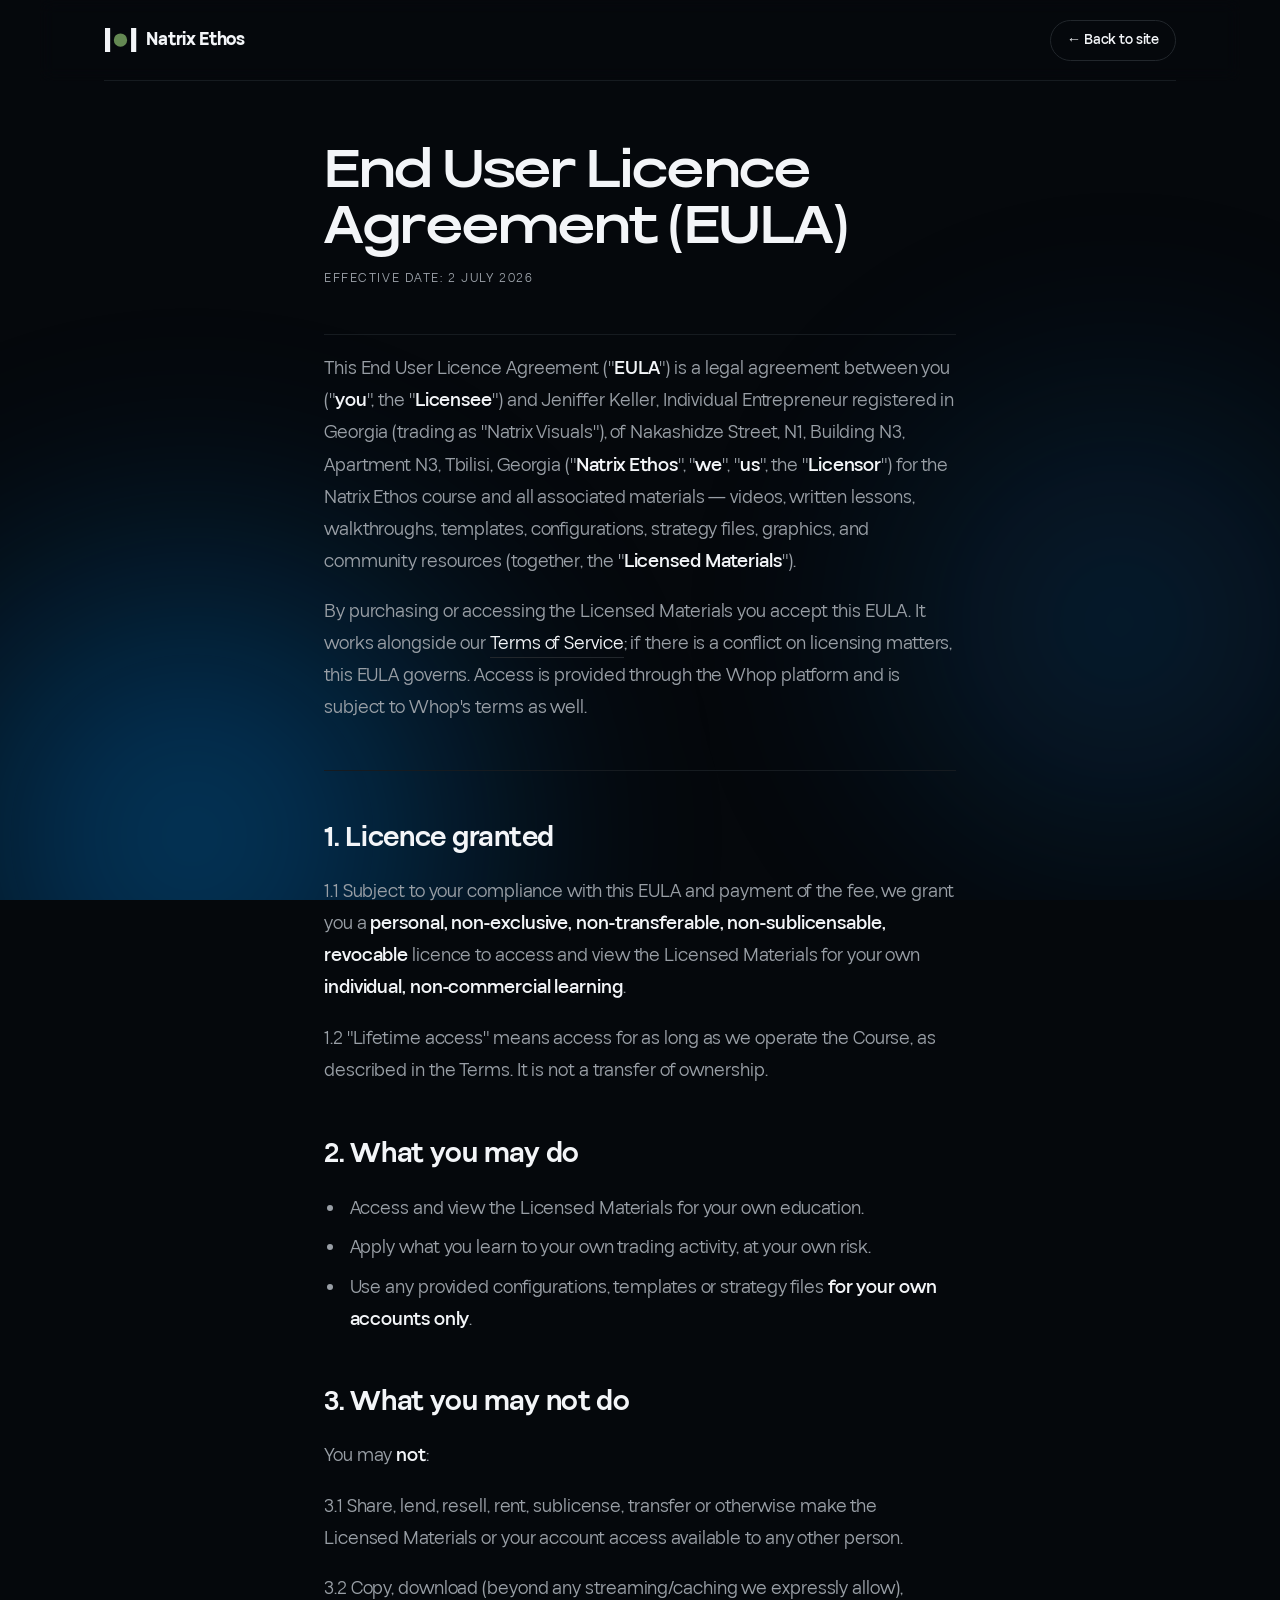
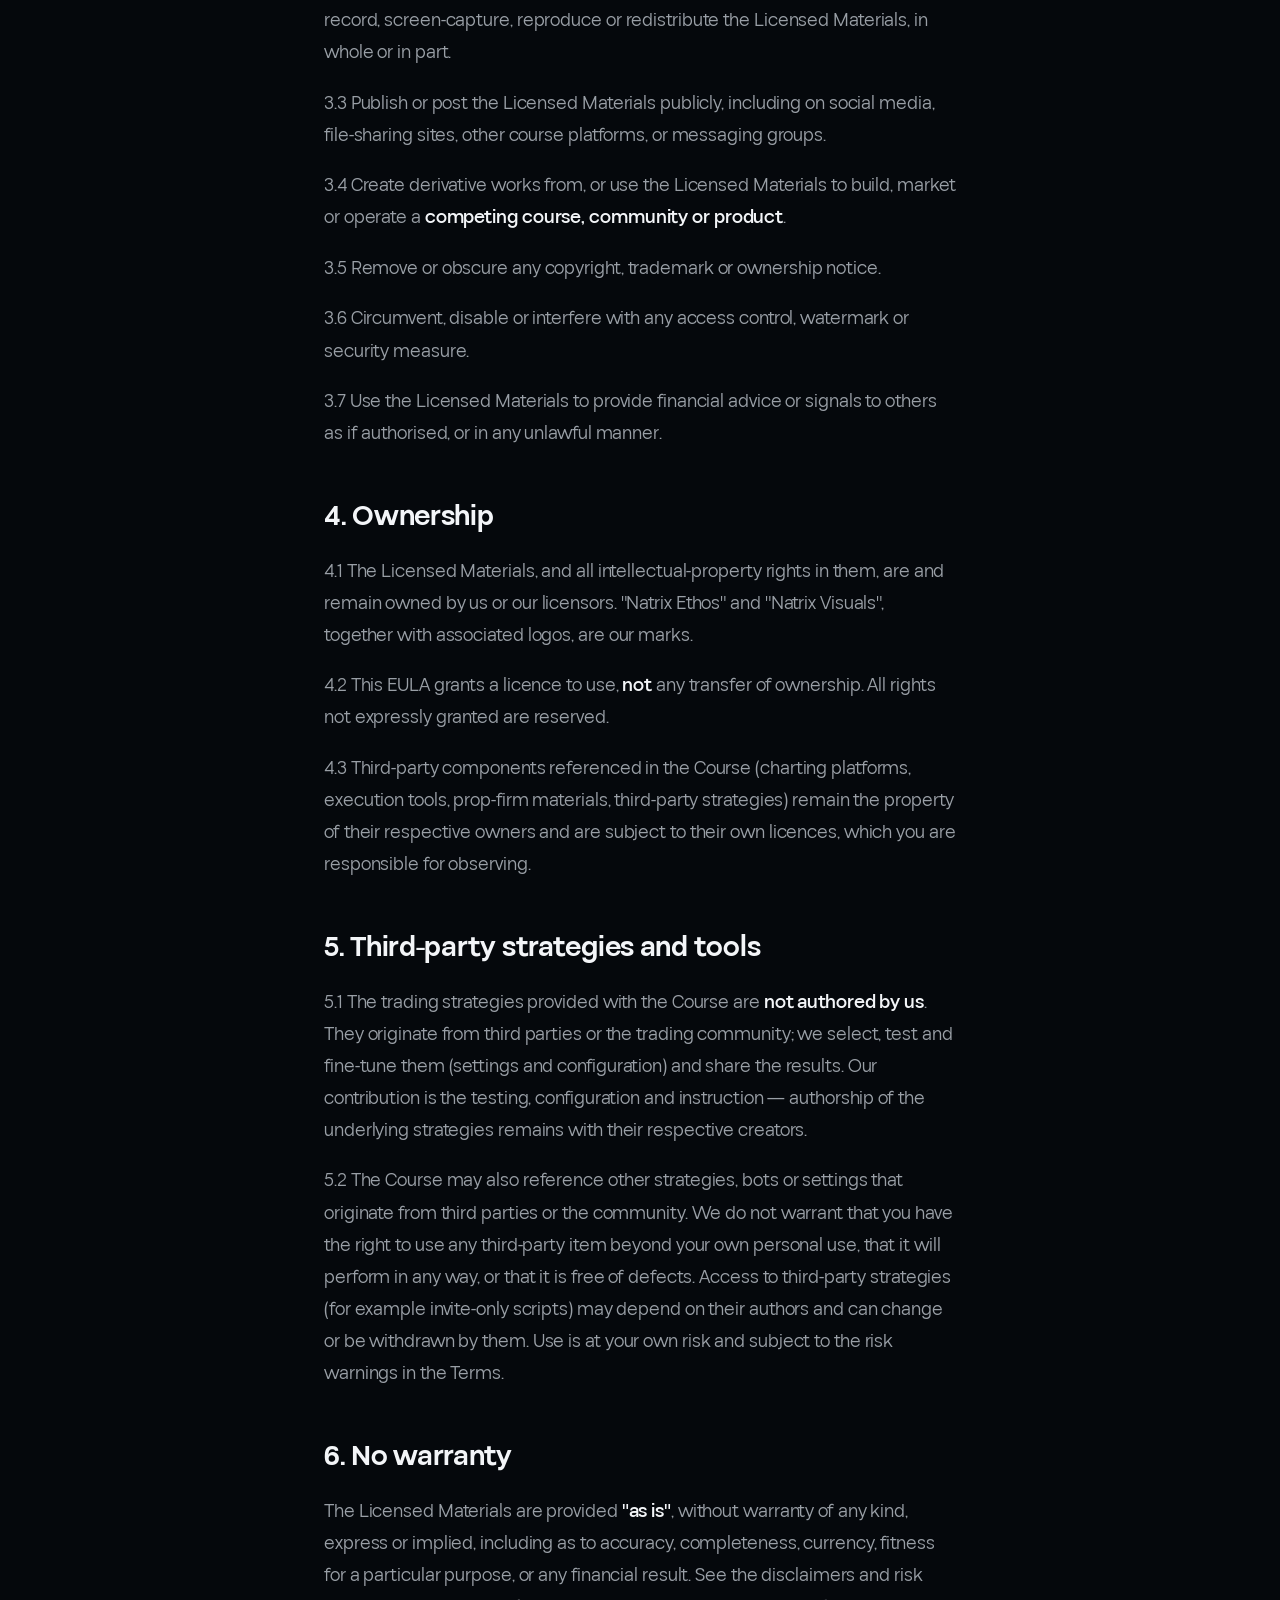
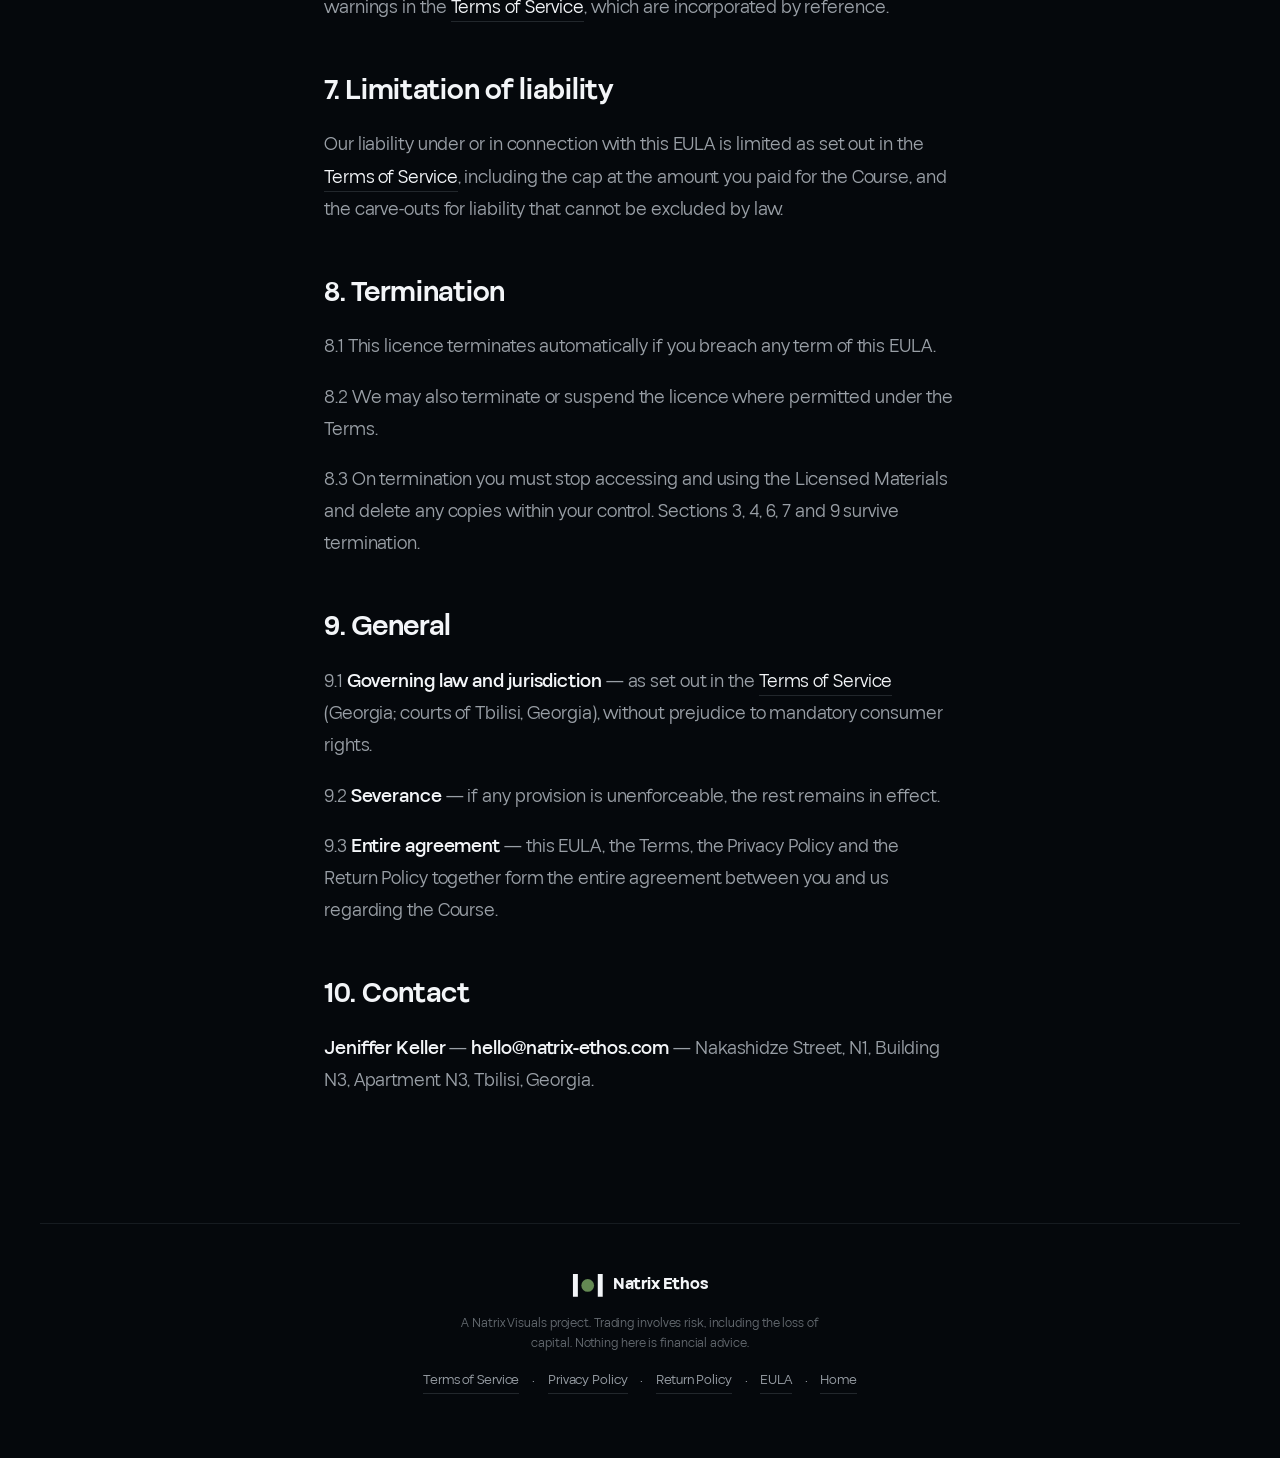
<file: legal/eula.html>
<!DOCTYPE html>
<html lang="en">
<head>
  <meta charset="UTF-8" />
  <meta name="viewport" content="width=device-width, initial-scale=1.0" />
  <title>End User Licence Agreement (EULA) | Natrix Ethos</title>
  <meta name="description" content="End User Licence Agreement for the Natrix Ethos automated algo trading course." />
  <meta name="robots" content="index, follow" />
  <link rel="preload" href="../fonts/Mosvita-Bold.woff2" as="font" type="font/woff2" crossorigin />
  <link rel="preload" href="../fonts/Mosvita-Regular.woff2" as="font" type="font/woff2" crossorigin />
  <link rel="icon" href="../NE-LOGO.svg" type="image/svg+xml" />
  <link rel="stylesheet" href="../styles.css" />
</head>
<body>
  <svg width="0" height="0" style="position:absolute" aria-hidden="true" focusable="false">
    <symbol id="ne-logo" viewBox="49 70 203 159">
      <path d="M245.869 76H214.314V223H245.869V76Z" fill="currentColor"/>
      <path d="M86.555 76H55V223H86.555V76Z" fill="currentColor"/>
      <circle cx="149.665" cy="149.885" r="40.79" fill="#648953"/>
    </symbol>
  </svg>

  <div class="glow-field" aria-hidden="true">
    <span class="glow glow--one"></span>
    <span class="glow glow--two"></span>
  </div>

  <header class="site-header">
    <a class="wordmark" href="../index.html" aria-label="Natrix Ethos home">
      <svg class="wordmark__mark" aria-hidden="true" focusable="false"><use href="#ne-logo" /></svg>
      <span>Natrix Ethos</span>
    </a>
    <nav class="site-nav" aria-label="Primary">
      <a class="btn btn--ghost" href="../index.html">← Back to site</a>
    </nav>
  </header>

  <main class="legal">
    <h1>End User Licence Agreement (EULA)</h1>
    <p class="legal__eff">Effective date: 2 July 2026</p>

    <p>This End User Licence Agreement ("<strong>EULA</strong>") is a legal agreement between you ("<strong>you</strong>", the "<strong>Licensee</strong>") and Jeniffer Keller, Individual Entrepreneur registered in Georgia (trading as "Natrix Visuals"), of Nakashidze Street, N1, Building N3, Apartment N3, Tbilisi, Georgia ("<strong>Natrix Ethos</strong>", "<strong>we</strong>", "<strong>us</strong>", the "<strong>Licensor</strong>") for the Natrix Ethos course and all associated materials — videos, written lessons, walkthroughs, templates, configurations, strategy files, graphics, and community resources (together, the "<strong>Licensed Materials</strong>").</p>
    <p>By purchasing or accessing the Licensed Materials you accept this EULA. It works alongside our <a href="terms-of-service.html">Terms of Service</a>; if there is a conflict on licensing matters, this EULA governs. Access is provided through the Whop platform and is subject to Whop's terms as well.</p>

    <hr />

    <h2>1. Licence granted</h2>
    <p>1.1 Subject to your compliance with this EULA and payment of the fee, we grant you a <strong>personal, non-exclusive, non-transferable, non-sublicensable, revocable</strong> licence to access and view the Licensed Materials for your own <strong>individual, non-commercial learning</strong>.</p>
    <p>1.2 "Lifetime access" means access for as long as we operate the Course, as described in the Terms. It is not a transfer of ownership.</p>

    <h2>2. What you may do</h2>
    <ul>
      <li>Access and view the Licensed Materials for your own education.</li>
      <li>Apply what you learn to your own trading activity, at your own risk.</li>
      <li>Use any provided configurations, templates or strategy files <strong>for your own accounts only</strong>.</li>
    </ul>

    <h2>3. What you may not do</h2>
    <p>You may <strong>not</strong>:</p>
    <p>3.1 Share, lend, resell, rent, sublicense, transfer or otherwise make the Licensed Materials or your account access available to any other person.</p>
    <p>3.2 Copy, download (beyond any streaming/caching we expressly allow), record, screen-capture, reproduce or redistribute the Licensed Materials, in whole or in part.</p>
    <p>3.3 Publish or post the Licensed Materials publicly, including on social media, file-sharing sites, other course platforms, or messaging groups.</p>
    <p>3.4 Create derivative works from, or use the Licensed Materials to build, market or operate a <strong>competing course, community or product</strong>.</p>
    <p>3.5 Remove or obscure any copyright, trademark or ownership notice.</p>
    <p>3.6 Circumvent, disable or interfere with any access control, watermark or security measure.</p>
    <p>3.7 Use the Licensed Materials to provide financial advice or signals to others as if authorised, or in any unlawful manner.</p>

    <h2>4. Ownership</h2>
    <p>4.1 The Licensed Materials, and all intellectual-property rights in them, are and remain owned by us or our licensors. "Natrix Ethos" and "Natrix Visuals", together with associated logos, are our marks.</p>
    <p>4.2 This EULA grants a licence to use, <strong>not</strong> any transfer of ownership. All rights not expressly granted are reserved.</p>
    <p>4.3 Third-party components referenced in the Course (charting platforms, execution tools, prop-firm materials, third-party strategies) remain the property of their respective owners and are subject to their own licences, which you are responsible for observing.</p>

    <h2>5. Third-party strategies and tools</h2>
    <p>5.1 The trading strategies provided with the Course are <strong>not authored by us</strong>. They originate from third parties or the trading community; we select, test and fine-tune them (settings and configuration) and share the results. Our contribution is the testing, configuration and instruction — authorship of the underlying strategies remains with their respective creators.</p>
    <p>5.2 The Course may also reference other strategies, bots or settings that originate from third parties or the community. We do not warrant that you have the right to use any third-party item beyond your own personal use, that it will perform in any way, or that it is free of defects. Access to third-party strategies (for example invite-only scripts) may depend on their authors and can change or be withdrawn by them. Use is at your own risk and subject to the risk warnings in the Terms.</p>

    <h2>6. No warranty</h2>
    <p>The Licensed Materials are provided <strong>"as is"</strong>, without warranty of any kind, express or implied, including as to accuracy, completeness, currency, fitness for a particular purpose, or any financial result. See the disclaimers and risk warnings in the <a href="terms-of-service.html">Terms of Service</a>, which are incorporated by reference.</p>

    <h2>7. Limitation of liability</h2>
    <p>Our liability under or in connection with this EULA is limited as set out in the <a href="terms-of-service.html">Terms of Service</a>, including the cap at the amount you paid for the Course, and the carve-outs for liability that cannot be excluded by law.</p>

    <h2>8. Termination</h2>
    <p>8.1 This licence terminates automatically if you breach any term of this EULA.</p>
    <p>8.2 We may also terminate or suspend the licence where permitted under the Terms.</p>
    <p>8.3 On termination you must stop accessing and using the Licensed Materials and delete any copies within your control. Sections 3, 4, 6, 7 and 9 survive termination.</p>

    <h2>9. General</h2>
    <p>9.1 <strong>Governing law and jurisdiction</strong> — as set out in the <a href="terms-of-service.html">Terms of Service</a> (Georgia; courts of Tbilisi, Georgia), without prejudice to mandatory consumer rights.</p>
    <p>9.2 <strong>Severance</strong> — if any provision is unenforceable, the rest remains in effect.</p>
    <p>9.3 <strong>Entire agreement</strong> — this EULA, the Terms, the Privacy Policy and the Return Policy together form the entire agreement between you and us regarding the Course.</p>

    <h2>10. Contact</h2>
    <p><strong>Jeniffer Keller</strong> — <strong>hello@natrix-ethos.com</strong> — Nakashidze Street, N1, Building N3, Apartment N3, Tbilisi, Georgia.</p>
  </main>

  <footer class="site-footer">
    <p class="wordmark">
      <svg class="wordmark__mark" aria-hidden="true" focusable="false"><use href="#ne-logo" /></svg>
      <span>Natrix Ethos</span>
    </p>
    <p class="footer__fine">A Natrix Visuals project. Trading involves risk, including the loss of capital. Nothing here is financial advice.</p>
    <p class="footer__links">
      <a href="terms-of-service.html">Terms of Service</a>
      <span aria-hidden="true">·</span>
      <a href="privacy-policy.html">Privacy Policy</a>
      <span aria-hidden="true">·</span>
      <a href="return-policy.html">Return Policy</a>
      <span aria-hidden="true">·</span>
      <a href="eula.html">EULA</a>
      <span aria-hidden="true">·</span>
      <a href="../index.html">Home</a>
    </p>
  </footer>
</body>
</html>
</file>
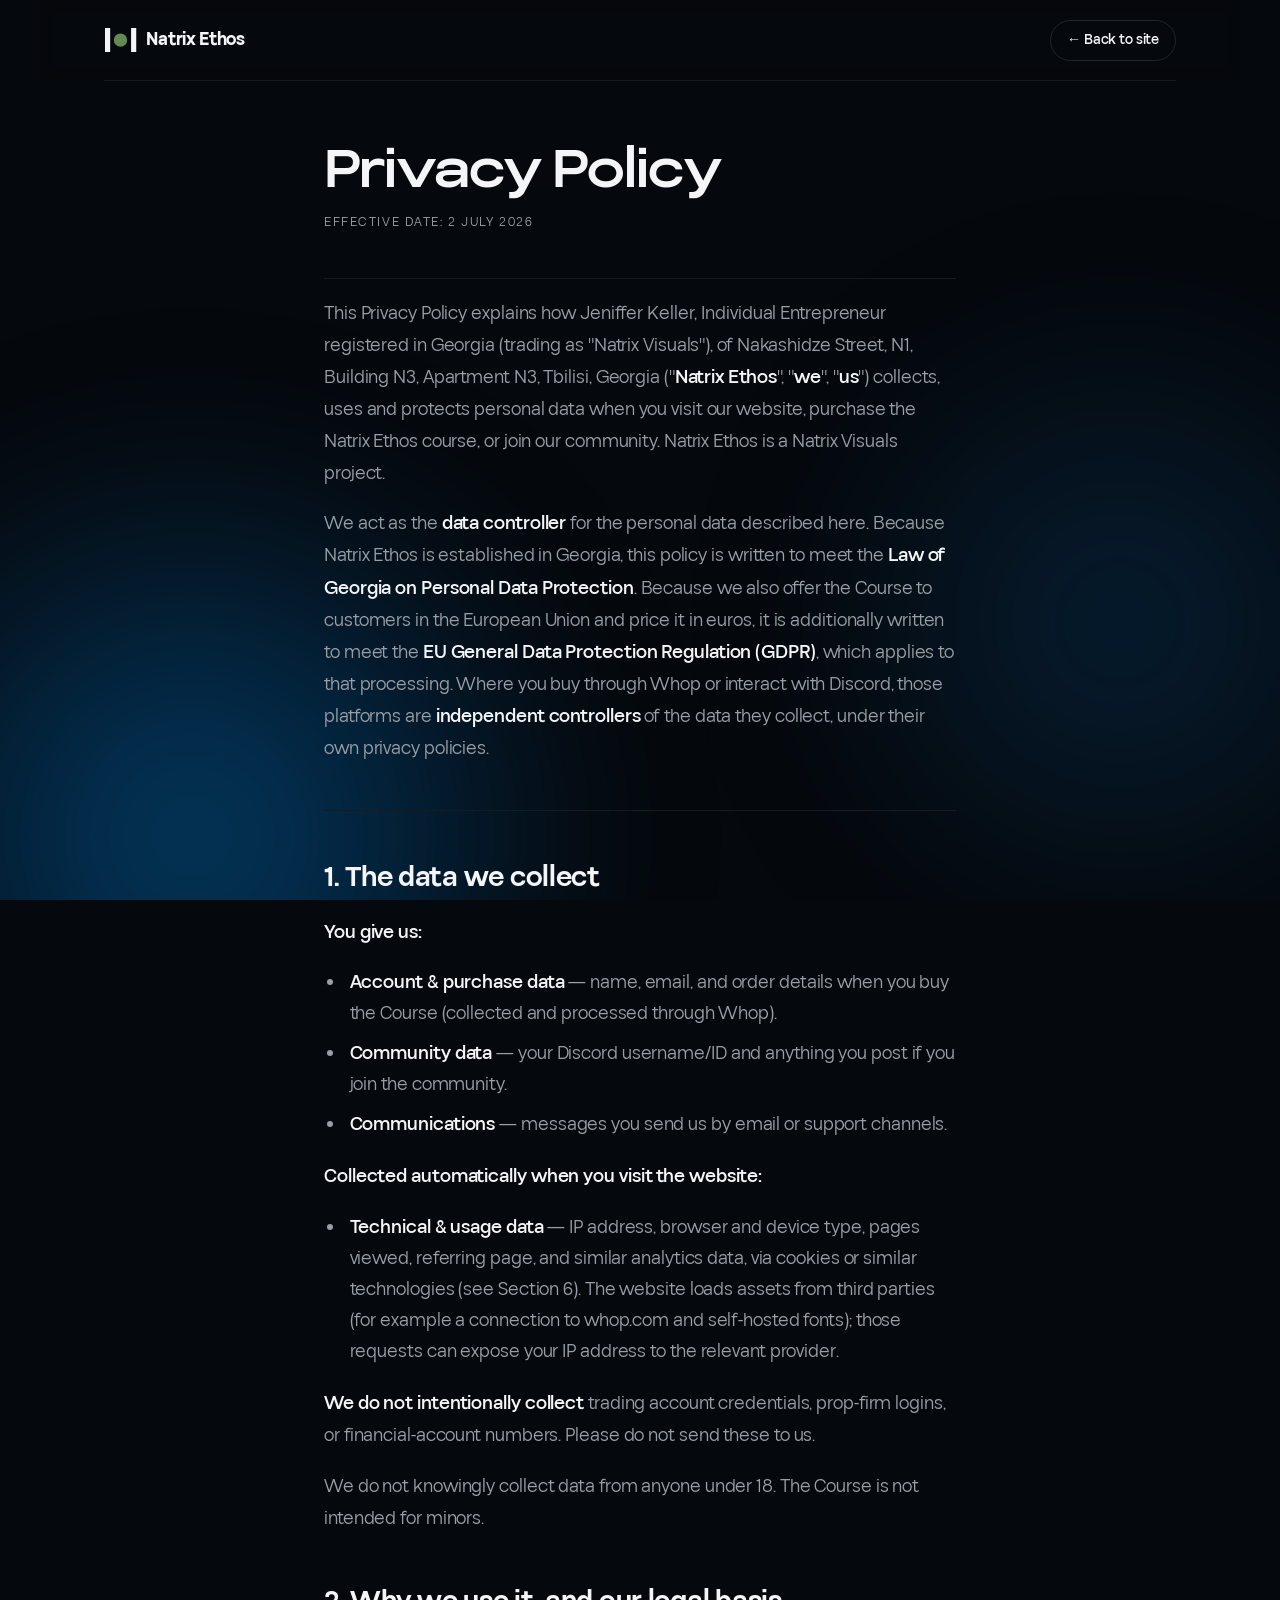
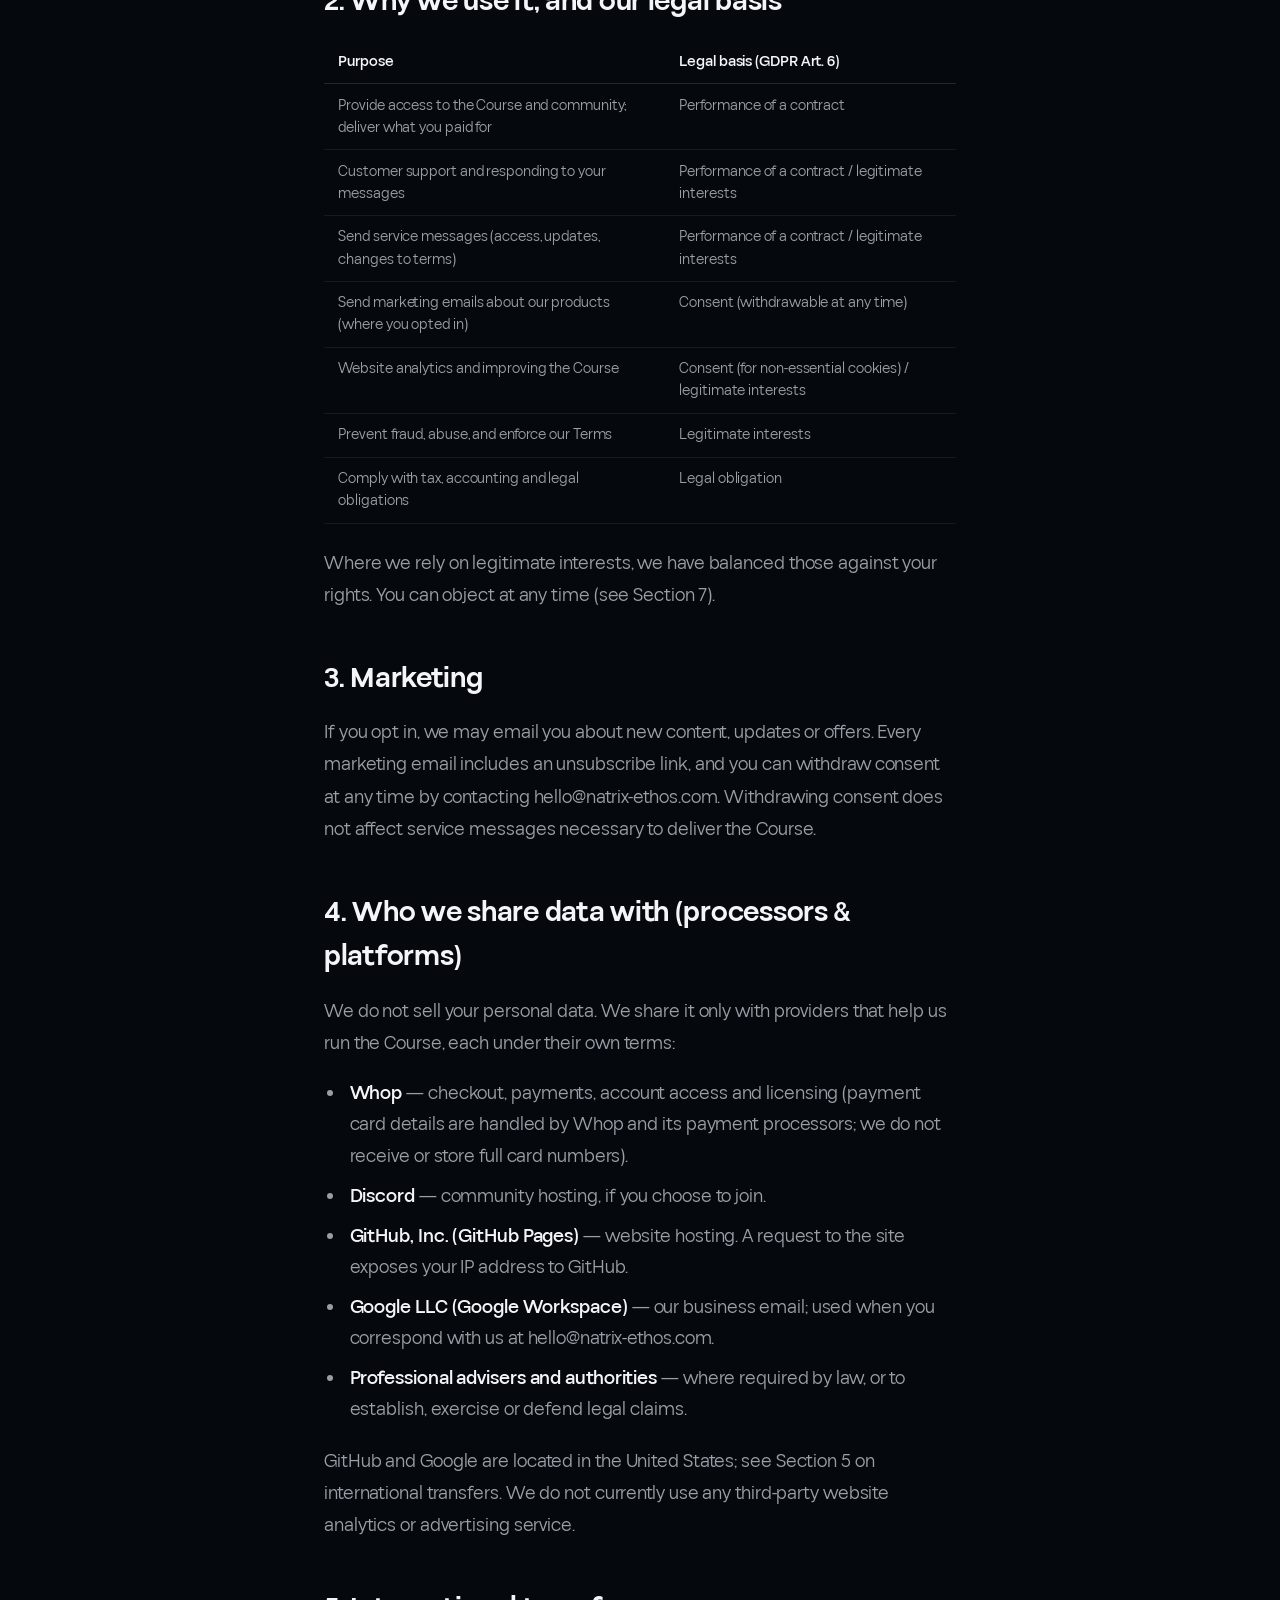
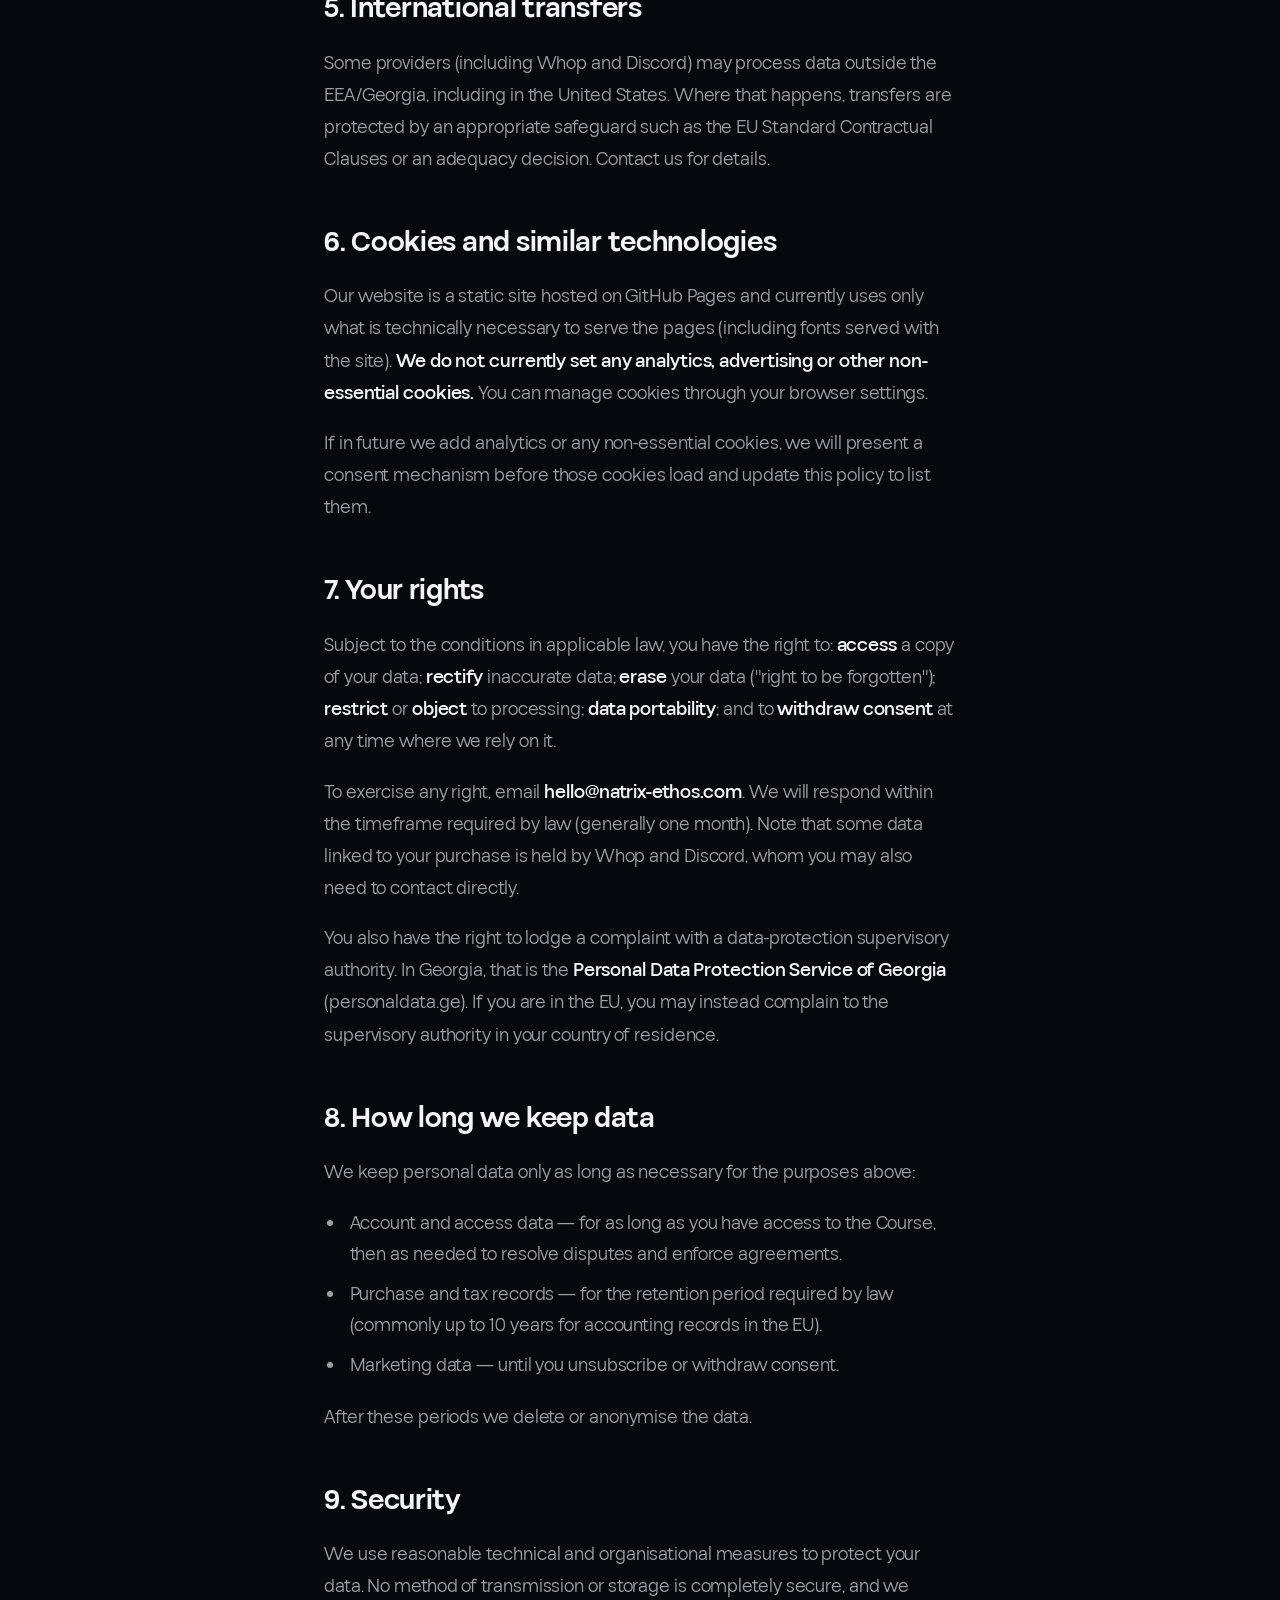
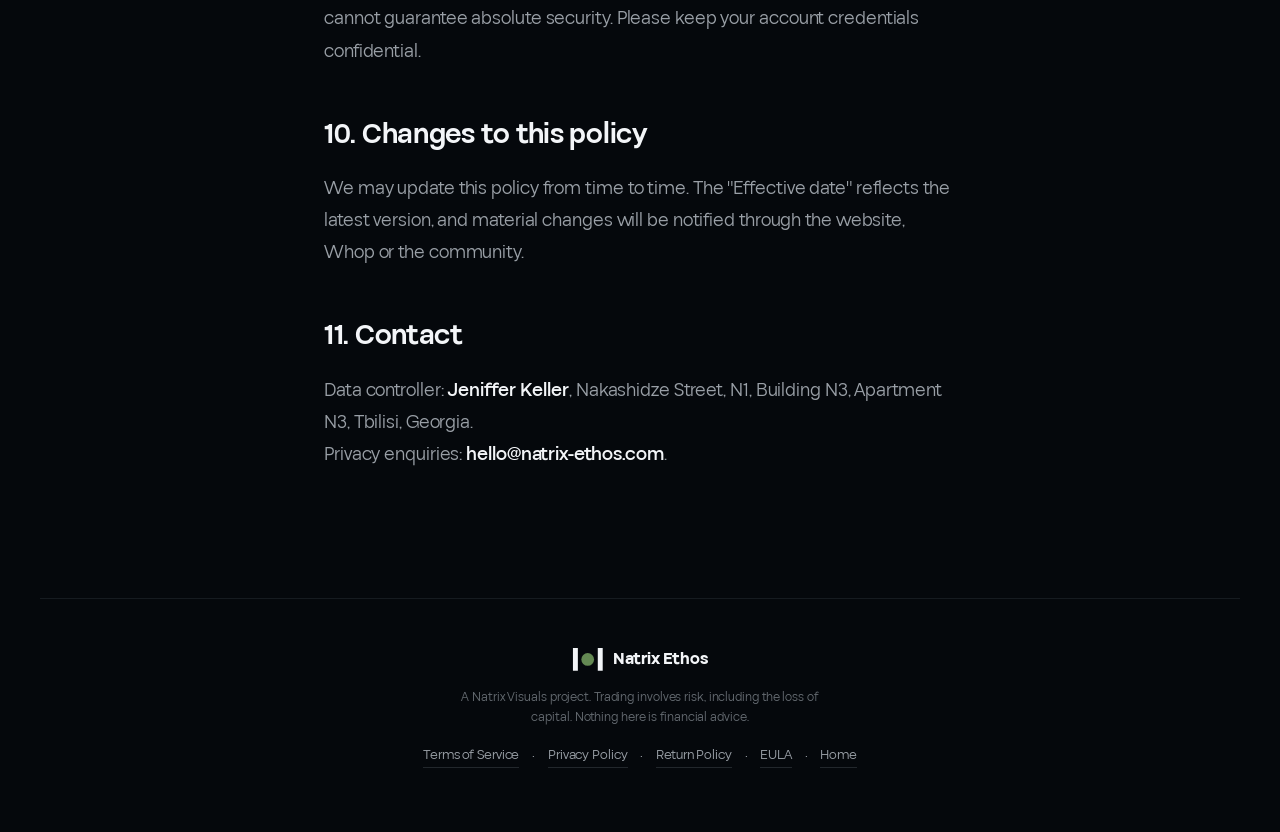
<file: legal/privacy-policy.html>
<!DOCTYPE html>
<html lang="en">
<head>
  <meta charset="UTF-8" />
  <meta name="viewport" content="width=device-width, initial-scale=1.0" />
  <title>Privacy Policy | Natrix Ethos</title>
  <meta name="description" content="Privacy Policy for the Natrix Ethos automated algo trading course." />
  <meta name="robots" content="index, follow" />
  <link rel="preload" href="../fonts/Mosvita-Bold.woff2" as="font" type="font/woff2" crossorigin />
  <link rel="preload" href="../fonts/Mosvita-Regular.woff2" as="font" type="font/woff2" crossorigin />
  <link rel="icon" href="../NE-LOGO.svg" type="image/svg+xml" />
  <link rel="stylesheet" href="../styles.css" />
</head>
<body>
  <svg width="0" height="0" style="position:absolute" aria-hidden="true" focusable="false">
    <symbol id="ne-logo" viewBox="49 70 203 159">
      <path d="M245.869 76H214.314V223H245.869V76Z" fill="currentColor"/>
      <path d="M86.555 76H55V223H86.555V76Z" fill="currentColor"/>
      <circle cx="149.665" cy="149.885" r="40.79" fill="#648953"/>
    </symbol>
  </svg>

  <div class="glow-field" aria-hidden="true">
    <span class="glow glow--one"></span>
    <span class="glow glow--two"></span>
  </div>

  <header class="site-header">
    <a class="wordmark" href="../index.html" aria-label="Natrix Ethos home">
      <svg class="wordmark__mark" aria-hidden="true" focusable="false"><use href="#ne-logo" /></svg>
      <span>Natrix Ethos</span>
    </a>
    <nav class="site-nav" aria-label="Primary">
      <a class="btn btn--ghost" href="../index.html">← Back to site</a>
    </nav>
  </header>

  <main class="legal">
    <h1>Privacy Policy</h1>
    <p class="legal__eff">Effective date: 2 July 2026</p>

    <p>This Privacy Policy explains how Jeniffer Keller, Individual Entrepreneur registered in Georgia (trading as "Natrix Visuals"), of Nakashidze Street, N1, Building N3, Apartment N3, Tbilisi, Georgia ("<strong>Natrix Ethos</strong>", "<strong>we</strong>", "<strong>us</strong>") collects, uses and protects personal data when you visit our website, purchase the Natrix Ethos course, or join our community. Natrix Ethos is a Natrix Visuals project.</p>

    <p>We act as the <strong>data controller</strong> for the personal data described here. Because Natrix Ethos is established in Georgia, this policy is written to meet the <strong>Law of Georgia on Personal Data Protection</strong>. Because we also offer the Course to customers in the European Union and price it in euros, it is additionally written to meet the <strong>EU General Data Protection Regulation (GDPR)</strong>, which applies to that processing. Where you buy through Whop or interact with Discord, those platforms are <strong>independent controllers</strong> of the data they collect, under their own privacy policies.</p>

    <hr />

    <h2>1. The data we collect</h2>
    <p><strong>You give us:</strong></p>
    <ul>
      <li><strong>Account &amp; purchase data</strong> — name, email, and order details when you buy the Course (collected and processed through Whop).</li>
      <li><strong>Community data</strong> — your Discord username/ID and anything you post if you join the community.</li>
      <li><strong>Communications</strong> — messages you send us by email or support channels.</li>
    </ul>
    <p><strong>Collected automatically when you visit the website:</strong></p>
    <ul>
      <li><strong>Technical &amp; usage data</strong> — IP address, browser and device type, pages viewed, referring page, and similar analytics data, via cookies or similar technologies (see Section 6). The website loads assets from third parties (for example a connection to whop.com and self-hosted fonts); those requests can expose your IP address to the relevant provider.</li>
    </ul>
    <p><strong>We do not intentionally collect</strong> trading account credentials, prop-firm logins, or financial-account numbers. Please do not send these to us.</p>
    <p>We do not knowingly collect data from anyone under 18. The Course is not intended for minors.</p>

    <h2>2. Why we use it, and our legal basis</h2>
    <table>
      <thead>
        <tr><th>Purpose</th><th>Legal basis (GDPR Art. 6)</th></tr>
      </thead>
      <tbody>
        <tr><td>Provide access to the Course and community; deliver what you paid for</td><td>Performance of a contract</td></tr>
        <tr><td>Customer support and responding to your messages</td><td>Performance of a contract / legitimate interests</td></tr>
        <tr><td>Send service messages (access, updates, changes to terms)</td><td>Performance of a contract / legitimate interests</td></tr>
        <tr><td>Send marketing emails about our products (where you opted in)</td><td>Consent (withdrawable at any time)</td></tr>
        <tr><td>Website analytics and improving the Course</td><td>Consent (for non-essential cookies) / legitimate interests</td></tr>
        <tr><td>Prevent fraud, abuse, and enforce our Terms</td><td>Legitimate interests</td></tr>
        <tr><td>Comply with tax, accounting and legal obligations</td><td>Legal obligation</td></tr>
      </tbody>
    </table>
    <p>Where we rely on legitimate interests, we have balanced those against your rights. You can object at any time (see Section 7).</p>

    <h2>3. Marketing</h2>
    <p>If you opt in, we may email you about new content, updates or offers. Every marketing email includes an unsubscribe link, and you can withdraw consent at any time by contacting hello@natrix-ethos.com. Withdrawing consent does not affect service messages necessary to deliver the Course.</p>

    <h2>4. Who we share data with (processors &amp; platforms)</h2>
    <p>We do not sell your personal data. We share it only with providers that help us run the Course, each under their own terms:</p>
    <ul>
      <li><strong>Whop</strong> — checkout, payments, account access and licensing (payment card details are handled by Whop and its payment processors; we do not receive or store full card numbers).</li>
      <li><strong>Discord</strong> — community hosting, if you choose to join.</li>
      <li><strong>GitHub, Inc. (GitHub Pages)</strong> — website hosting. A request to the site exposes your IP address to GitHub.</li>
      <li><strong>Google LLC (Google Workspace)</strong> — our business email; used when you correspond with us at hello@natrix-ethos.com.</li>
      <li><strong>Professional advisers and authorities</strong> — where required by law, or to establish, exercise or defend legal claims.</li>
    </ul>
    <p>GitHub and Google are located in the United States; see Section 5 on international transfers. We do not currently use any third-party website analytics or advertising service.</p>

    <h2>5. International transfers</h2>
    <p>Some providers (including Whop and Discord) may process data outside the EEA/Georgia, including in the United States. Where that happens, transfers are protected by an appropriate safeguard such as the EU Standard Contractual Clauses or an adequacy decision. Contact us for details.</p>

    <h2>6. Cookies and similar technologies</h2>
    <p>Our website is a static site hosted on GitHub Pages and currently uses only what is technically necessary to serve the pages (including fonts served with the site). <strong>We do not currently set any analytics, advertising or other non-essential cookies.</strong> You can manage cookies through your browser settings.</p>
    <p>If in future we add analytics or any non-essential cookies, we will present a consent mechanism before those cookies load and update this policy to list them.</p>

    <h2>7. Your rights</h2>
    <p>Subject to the conditions in applicable law, you have the right to: <strong>access</strong> a copy of your data; <strong>rectify</strong> inaccurate data; <strong>erase</strong> your data ("right to be forgotten"); <strong>restrict</strong> or <strong>object</strong> to processing; <strong>data portability</strong>; and to <strong>withdraw consent</strong> at any time where we rely on it.</p>
    <p>To exercise any right, email <strong>hello@natrix-ethos.com</strong>. We will respond within the timeframe required by law (generally one month). Note that some data linked to your purchase is held by Whop and Discord, whom you may also need to contact directly.</p>
    <p>You also have the right to lodge a complaint with a data-protection supervisory authority. In Georgia, that is the <strong>Personal Data Protection Service of Georgia</strong> (personaldata.ge). If you are in the EU, you may instead complain to the supervisory authority in your country of residence.</p>

    <h2>8. How long we keep data</h2>
    <p>We keep personal data only as long as necessary for the purposes above:</p>
    <ul>
      <li>Account and access data — for as long as you have access to the Course, then as needed to resolve disputes and enforce agreements.</li>
      <li>Purchase and tax records — for the retention period required by law (commonly up to 10 years for accounting records in the EU).</li>
      <li>Marketing data — until you unsubscribe or withdraw consent.</li>
    </ul>
    <p>After these periods we delete or anonymise the data.</p>

    <h2>9. Security</h2>
    <p>We use reasonable technical and organisational measures to protect your data. No method of transmission or storage is completely secure, and we cannot guarantee absolute security. Please keep your account credentials confidential.</p>

    <h2>10. Changes to this policy</h2>
    <p>We may update this policy from time to time. The "Effective date" reflects the latest version, and material changes will be notified through the website, Whop or the community.</p>

    <h2>11. Contact</h2>
    <p>Data controller: <strong>Jeniffer Keller</strong>, Nakashidze Street, N1, Building N3, Apartment N3, Tbilisi, Georgia.<br />Privacy enquiries: <strong>hello@natrix-ethos.com</strong>.</p>
  </main>

  <footer class="site-footer">
    <p class="wordmark">
      <svg class="wordmark__mark" aria-hidden="true" focusable="false"><use href="#ne-logo" /></svg>
      <span>Natrix Ethos</span>
    </p>
    <p class="footer__fine">A Natrix Visuals project. Trading involves risk, including the loss of capital. Nothing here is financial advice.</p>
    <p class="footer__links">
      <a href="terms-of-service.html">Terms of Service</a>
      <span aria-hidden="true">·</span>
      <a href="privacy-policy.html">Privacy Policy</a>
      <span aria-hidden="true">·</span>
      <a href="return-policy.html">Return Policy</a>
      <span aria-hidden="true">·</span>
      <a href="eula.html">EULA</a>
      <span aria-hidden="true">·</span>
      <a href="../index.html">Home</a>
    </p>
  </footer>
</body>
</html>
</file>
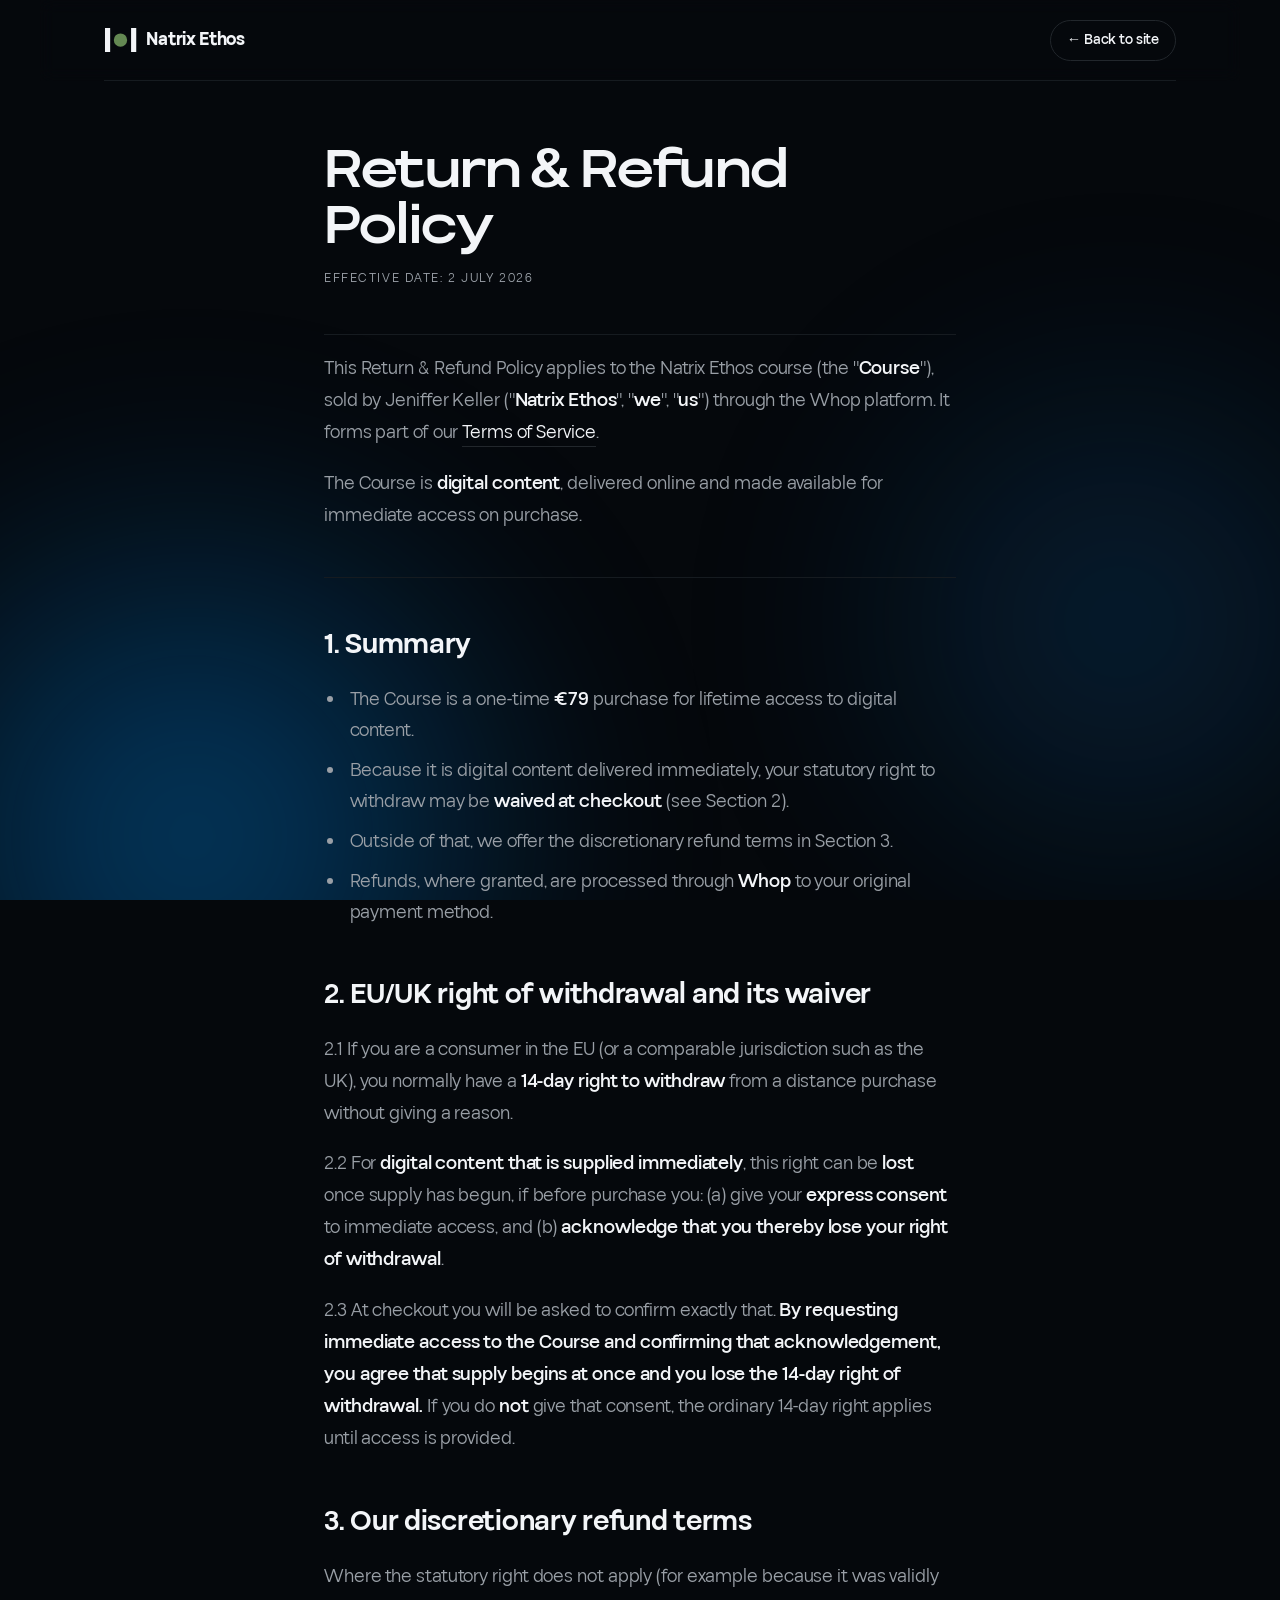
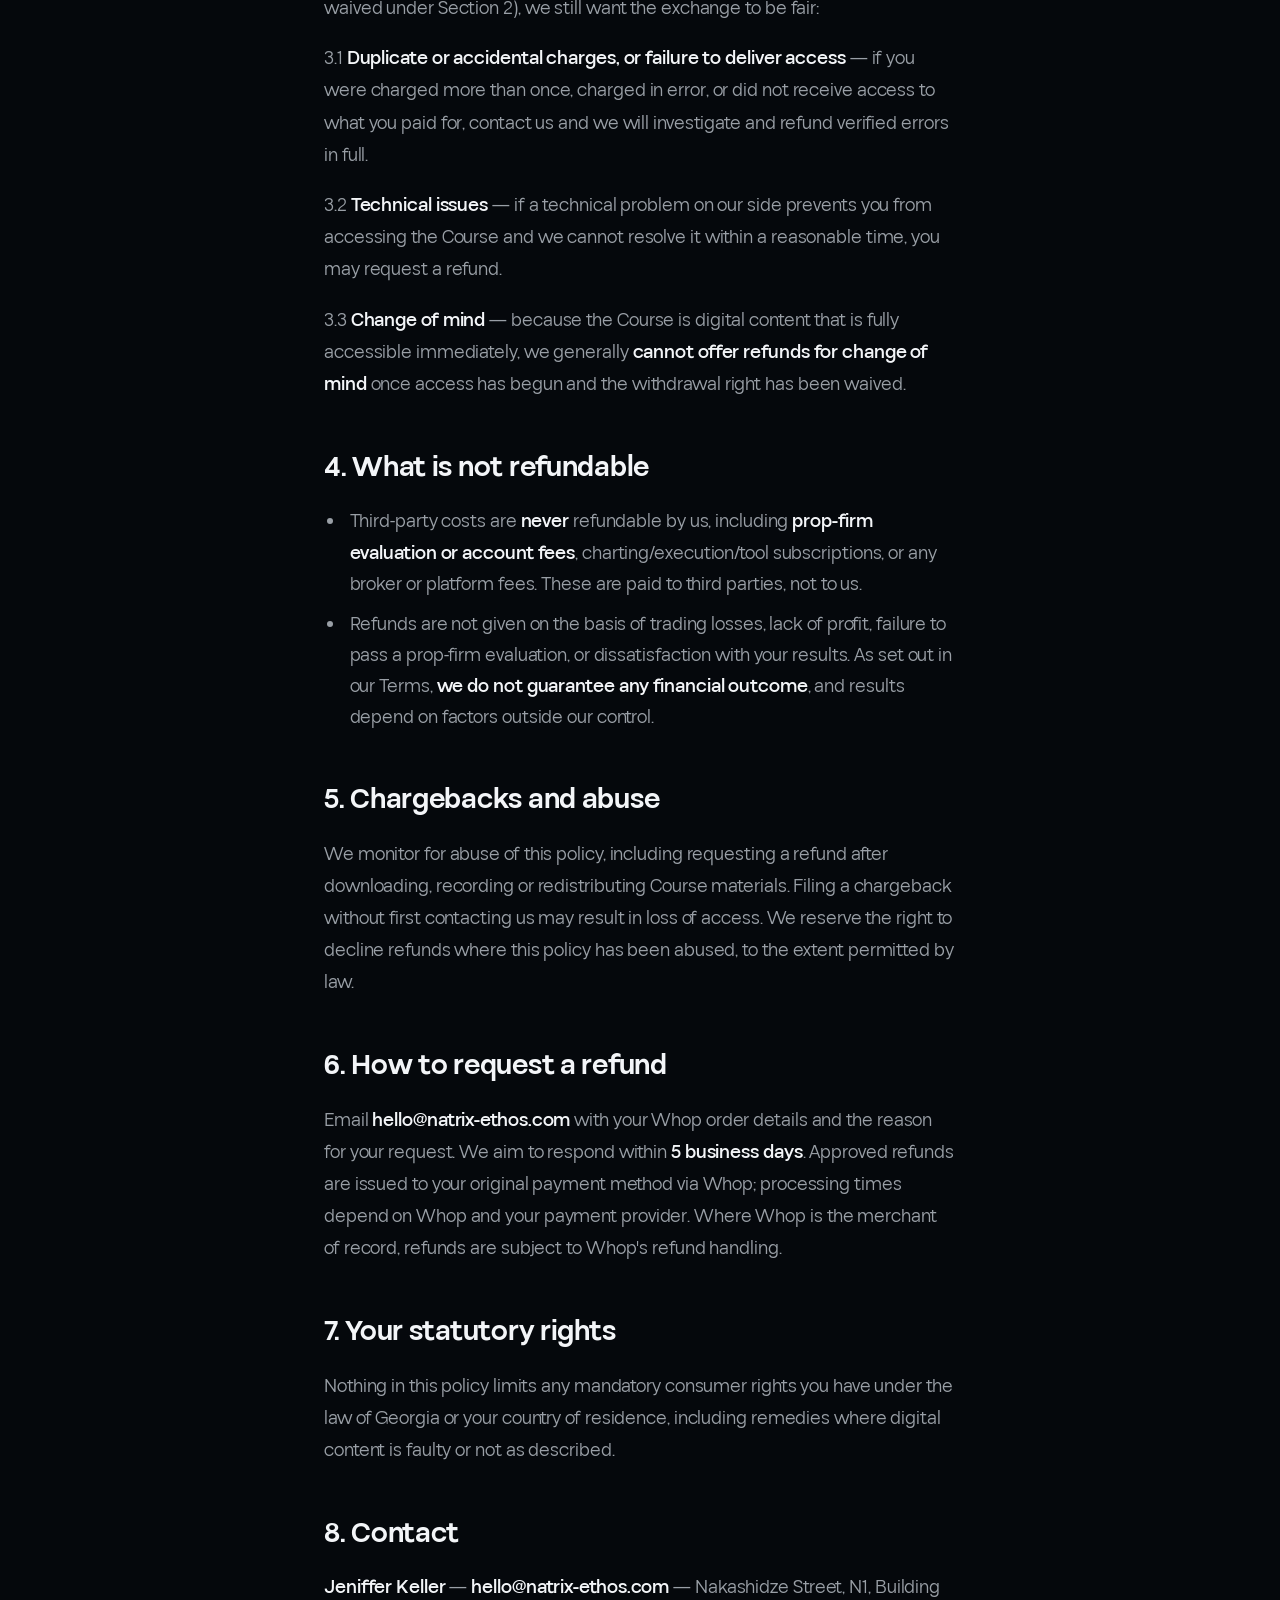
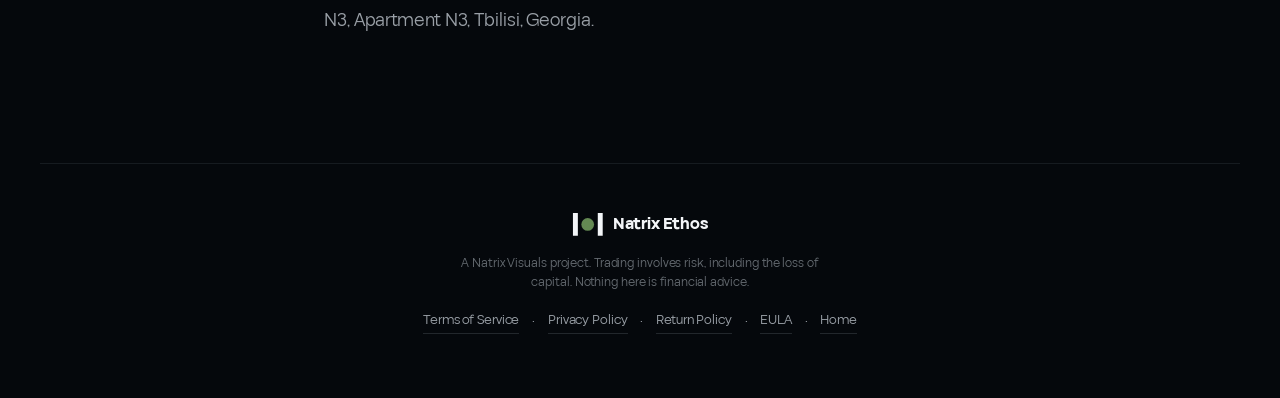
<file: legal/return-policy.html>
<!DOCTYPE html>
<html lang="en">
<head>
  <meta charset="UTF-8" />
  <meta name="viewport" content="width=device-width, initial-scale=1.0" />
  <title>Return &amp; Refund Policy | Natrix Ethos</title>
  <meta name="description" content="Return and refund policy for the Natrix Ethos automated algo trading course." />
  <meta name="robots" content="index, follow" />
  <link rel="preload" href="../fonts/Mosvita-Bold.woff2" as="font" type="font/woff2" crossorigin />
  <link rel="preload" href="../fonts/Mosvita-Regular.woff2" as="font" type="font/woff2" crossorigin />
  <link rel="icon" href="../NE-LOGO.svg" type="image/svg+xml" />
  <link rel="stylesheet" href="../styles.css" />
</head>
<body>
  <svg width="0" height="0" style="position:absolute" aria-hidden="true" focusable="false">
    <symbol id="ne-logo" viewBox="49 70 203 159">
      <path d="M245.869 76H214.314V223H245.869V76Z" fill="currentColor"/>
      <path d="M86.555 76H55V223H86.555V76Z" fill="currentColor"/>
      <circle cx="149.665" cy="149.885" r="40.79" fill="#648953"/>
    </symbol>
  </svg>

  <div class="glow-field" aria-hidden="true">
    <span class="glow glow--one"></span>
    <span class="glow glow--two"></span>
  </div>

  <header class="site-header">
    <a class="wordmark" href="../index.html" aria-label="Natrix Ethos home">
      <svg class="wordmark__mark" aria-hidden="true" focusable="false"><use href="#ne-logo" /></svg>
      <span>Natrix Ethos</span>
    </a>
    <nav class="site-nav" aria-label="Primary">
      <a class="btn btn--ghost" href="../index.html">← Back to site</a>
    </nav>
  </header>

  <main class="legal">
    <h1>Return &amp; Refund Policy</h1>
    <p class="legal__eff">Effective date: 2 July 2026</p>

    <p>This Return &amp; Refund Policy applies to the Natrix Ethos course (the "<strong>Course</strong>"), sold by Jeniffer Keller ("<strong>Natrix Ethos</strong>", "<strong>we</strong>", "<strong>us</strong>") through the Whop platform. It forms part of our <a href="terms-of-service.html">Terms of Service</a>.</p>
    <p>The Course is <strong>digital content</strong>, delivered online and made available for immediate access on purchase.</p>

    <hr />

    <h2>1. Summary</h2>
    <ul>
      <li>The Course is a one-time <strong>€79</strong> purchase for lifetime access to digital content.</li>
      <li>Because it is digital content delivered immediately, your statutory right to withdraw may be <strong>waived at checkout</strong> (see Section 2).</li>
      <li>Outside of that, we offer the discretionary refund terms in Section 3.</li>
      <li>Refunds, where granted, are processed through <strong>Whop</strong> to your original payment method.</li>
    </ul>

    <h2>2. EU/UK right of withdrawal and its waiver</h2>
    <p>2.1 If you are a consumer in the EU (or a comparable jurisdiction such as the UK), you normally have a <strong>14-day right to withdraw</strong> from a distance purchase without giving a reason.</p>
    <p>2.2 For <strong>digital content that is supplied immediately</strong>, this right can be <strong>lost</strong> once supply has begun, if before purchase you: (a) give your <strong>express consent</strong> to immediate access, and (b) <strong>acknowledge that you thereby lose your right of withdrawal</strong>.</p>
    <p>2.3 At checkout you will be asked to confirm exactly that. <strong>By requesting immediate access to the Course and confirming that acknowledgement, you agree that supply begins at once and you lose the 14-day right of withdrawal.</strong> If you do <strong>not</strong> give that consent, the ordinary 14-day right applies until access is provided.</p>

    <h2>3. Our discretionary refund terms</h2>
    <p>Where the statutory right does not apply (for example because it was validly waived under Section 2), we still want the exchange to be fair:</p>
    <p>3.1 <strong>Duplicate or accidental charges, or failure to deliver access</strong> — if you were charged more than once, charged in error, or did not receive access to what you paid for, contact us and we will investigate and refund verified errors in full.</p>
    <p>3.2 <strong>Technical issues</strong> — if a technical problem on our side prevents you from accessing the Course and we cannot resolve it within a reasonable time, you may request a refund.</p>
    <p>3.3 <strong>Change of mind</strong> — because the Course is digital content that is fully accessible immediately, we generally <strong>cannot offer refunds for change of mind</strong> once access has begun and the withdrawal right has been waived.</p>

    <h2>4. What is not refundable</h2>
    <ul>
      <li>Third-party costs are <strong>never</strong> refundable by us, including <strong>prop-firm evaluation or account fees</strong>, charting/execution/tool subscriptions, or any broker or platform fees. These are paid to third parties, not to us.</li>
      <li>Refunds are not given on the basis of trading losses, lack of profit, failure to pass a prop-firm evaluation, or dissatisfaction with your results. As set out in our Terms, <strong>we do not guarantee any financial outcome</strong>, and results depend on factors outside our control.</li>
    </ul>

    <h2>5. Chargebacks and abuse</h2>
    <p>We monitor for abuse of this policy, including requesting a refund after downloading, recording or redistributing Course materials. Filing a chargeback without first contacting us may result in loss of access. We reserve the right to decline refunds where this policy has been abused, to the extent permitted by law.</p>

    <h2>6. How to request a refund</h2>
    <p>Email <strong>hello@natrix-ethos.com</strong> with your Whop order details and the reason for your request. We aim to respond within <strong>5 business days</strong>. Approved refunds are issued to your original payment method via Whop; processing times depend on Whop and your payment provider. Where Whop is the merchant of record, refunds are subject to Whop's refund handling.</p>

    <h2>7. Your statutory rights</h2>
    <p>Nothing in this policy limits any mandatory consumer rights you have under the law of Georgia or your country of residence, including remedies where digital content is faulty or not as described.</p>

    <h2>8. Contact</h2>
    <p><strong>Jeniffer Keller</strong> — <strong>hello@natrix-ethos.com</strong> — Nakashidze Street, N1, Building N3, Apartment N3, Tbilisi, Georgia.</p>
  </main>

  <footer class="site-footer">
    <p class="wordmark">
      <svg class="wordmark__mark" aria-hidden="true" focusable="false"><use href="#ne-logo" /></svg>
      <span>Natrix Ethos</span>
    </p>
    <p class="footer__fine">A Natrix Visuals project. Trading involves risk, including the loss of capital. Nothing here is financial advice.</p>
    <p class="footer__links">
      <a href="terms-of-service.html">Terms of Service</a>
      <span aria-hidden="true">·</span>
      <a href="privacy-policy.html">Privacy Policy</a>
      <span aria-hidden="true">·</span>
      <a href="return-policy.html">Return Policy</a>
      <span aria-hidden="true">·</span>
      <a href="eula.html">EULA</a>
      <span aria-hidden="true">·</span>
      <a href="../index.html">Home</a>
    </p>
  </footer>
</body>
</html>
</file>
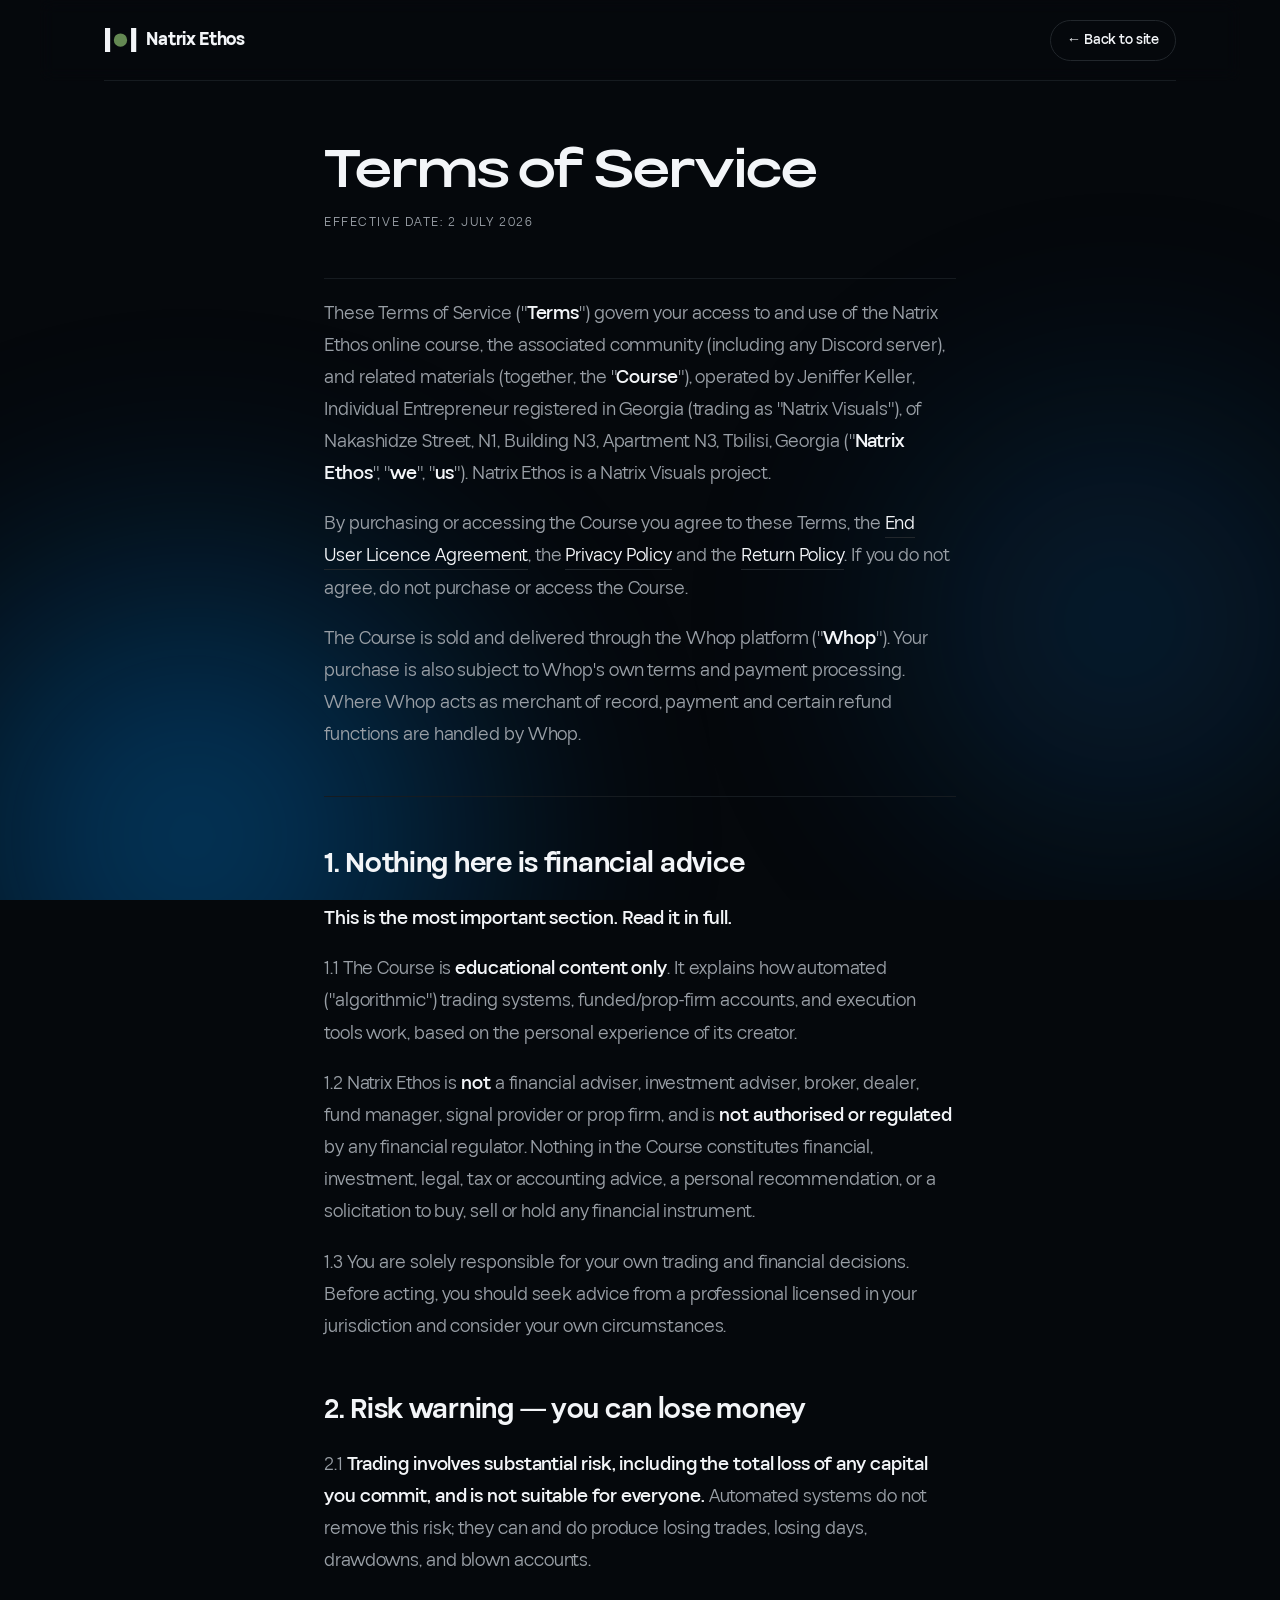
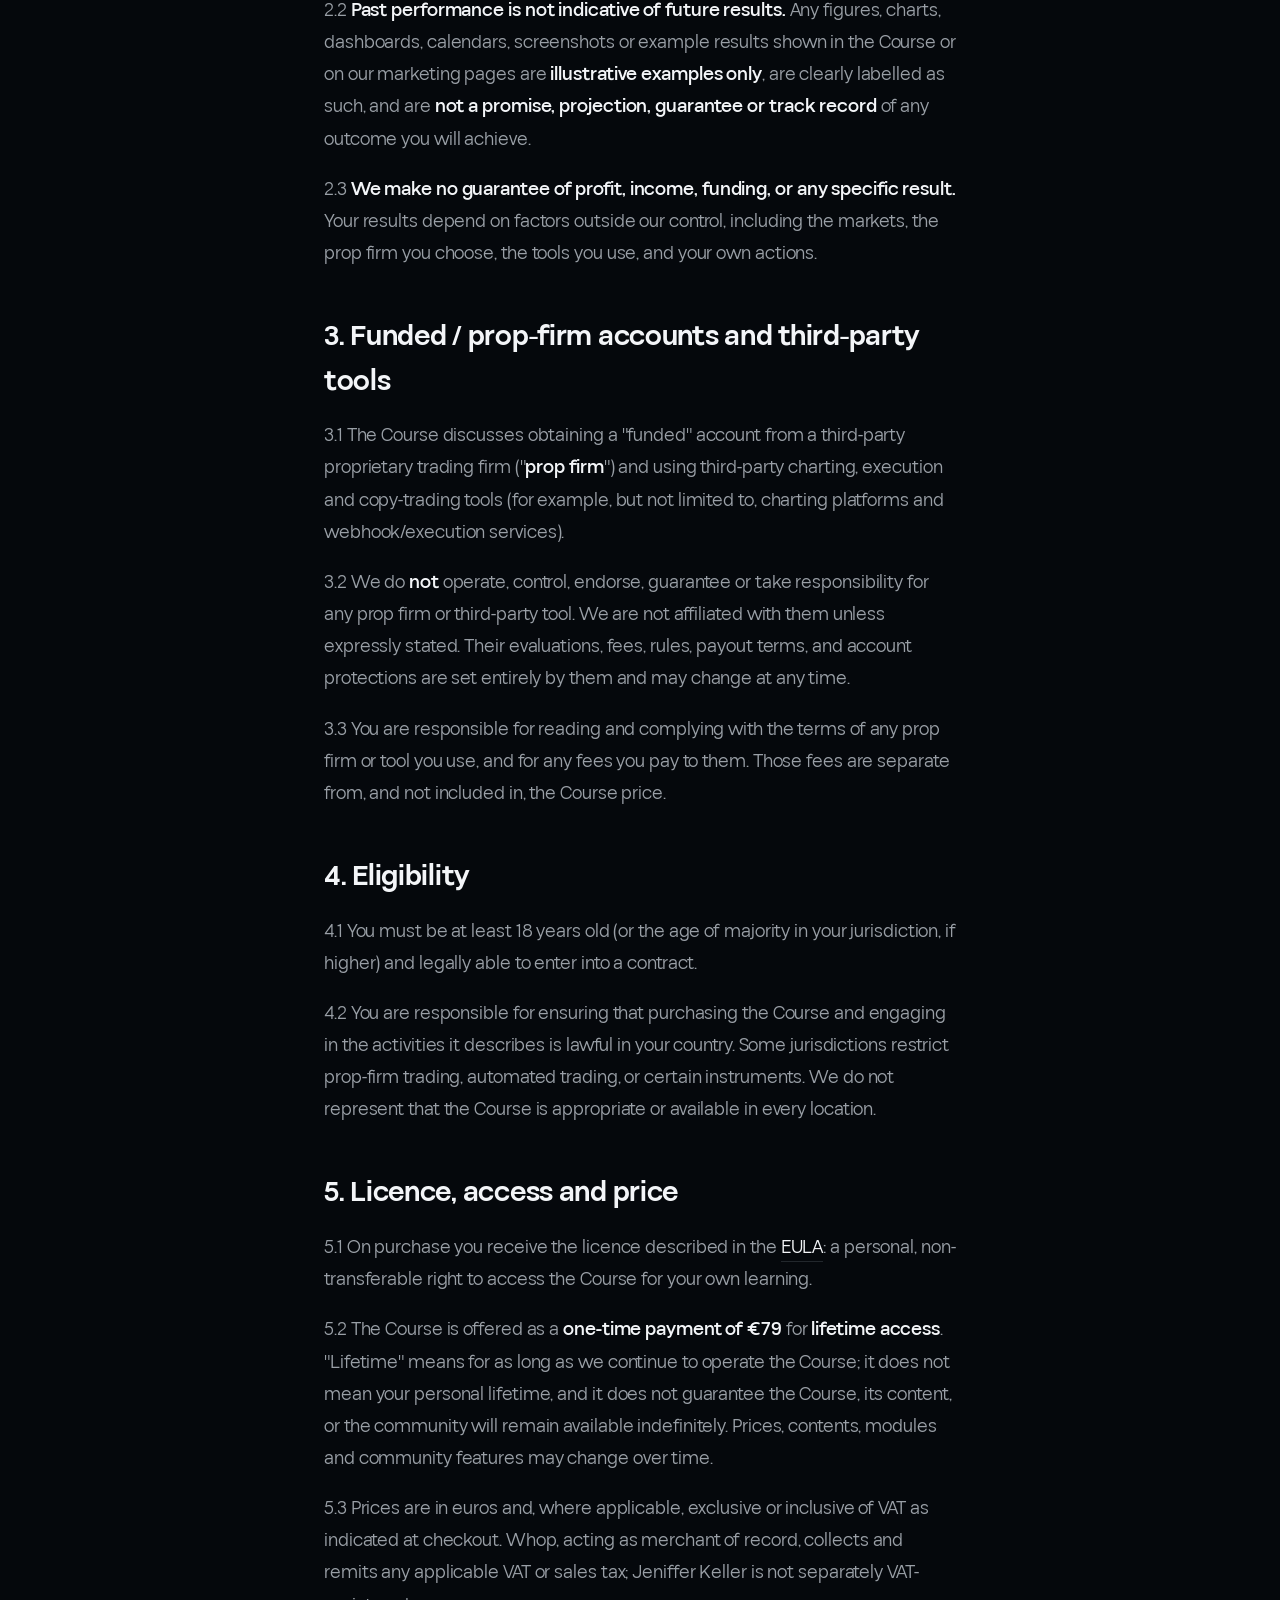
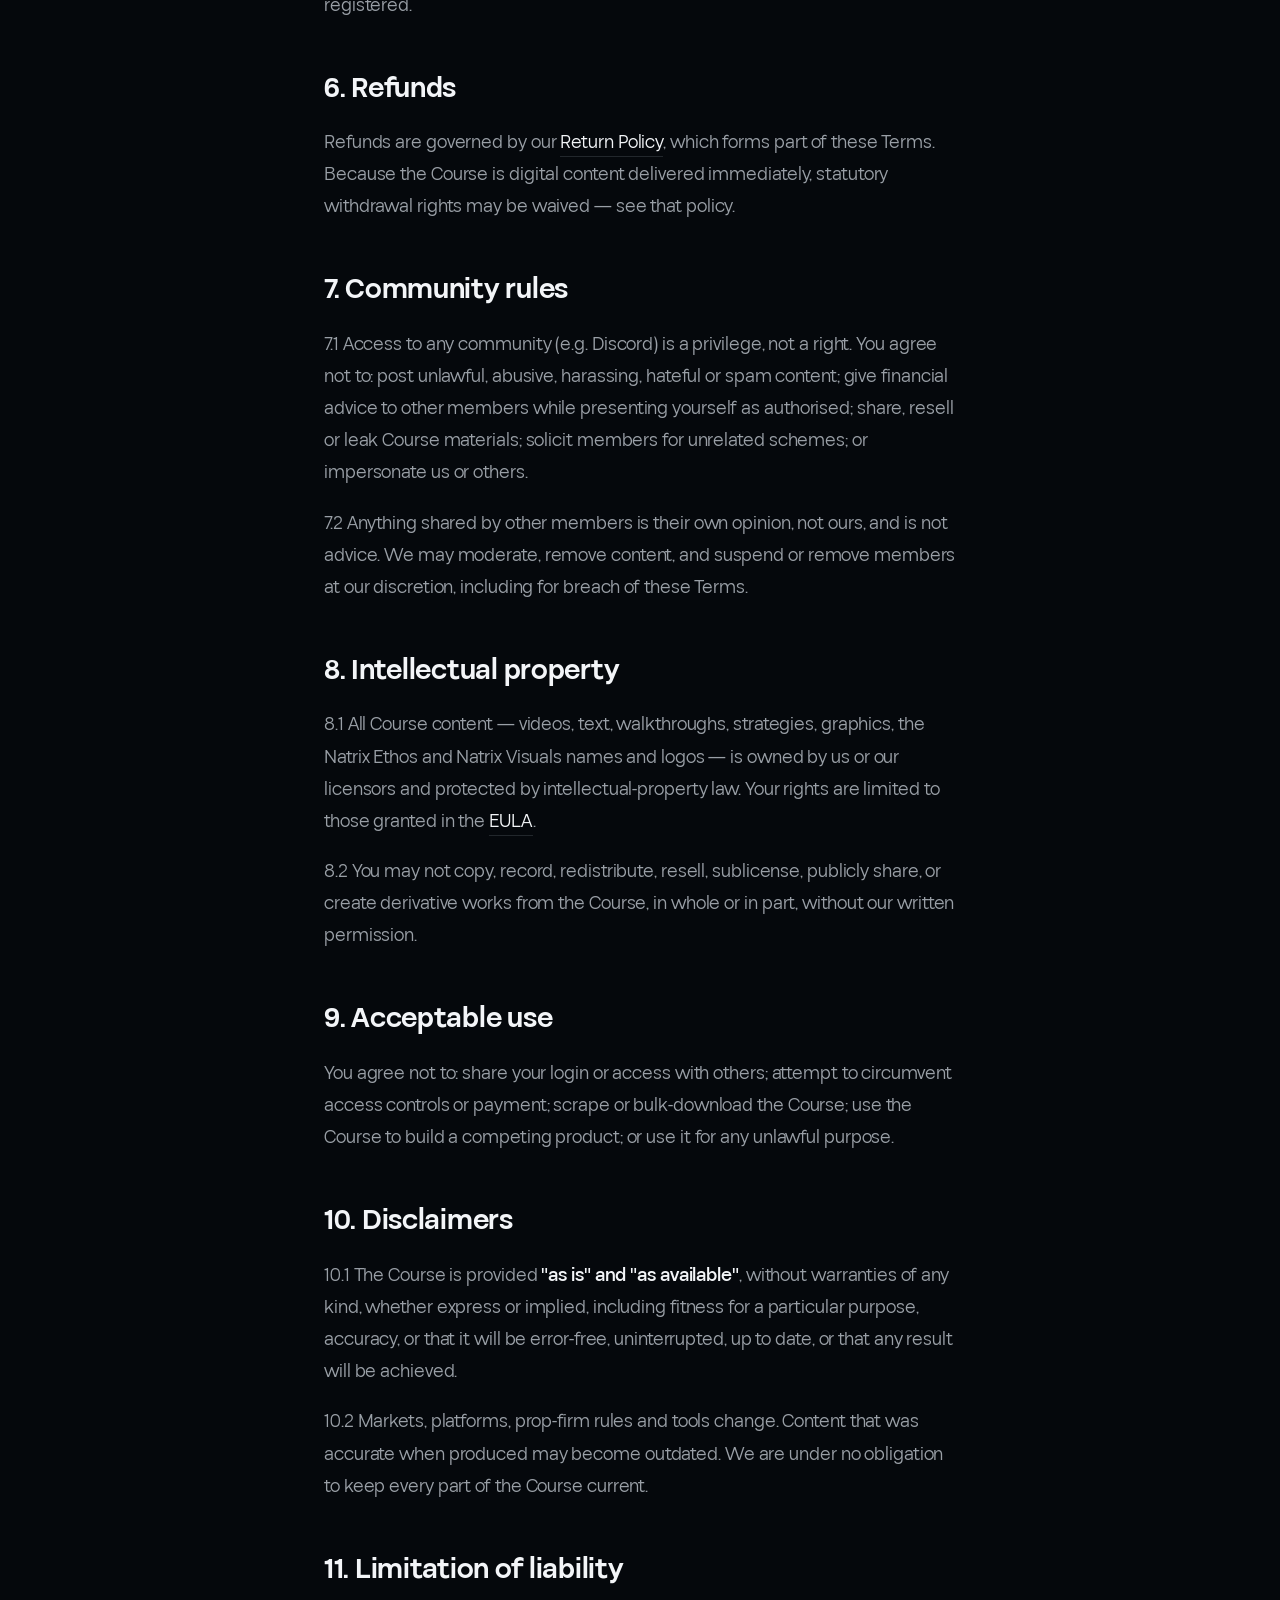
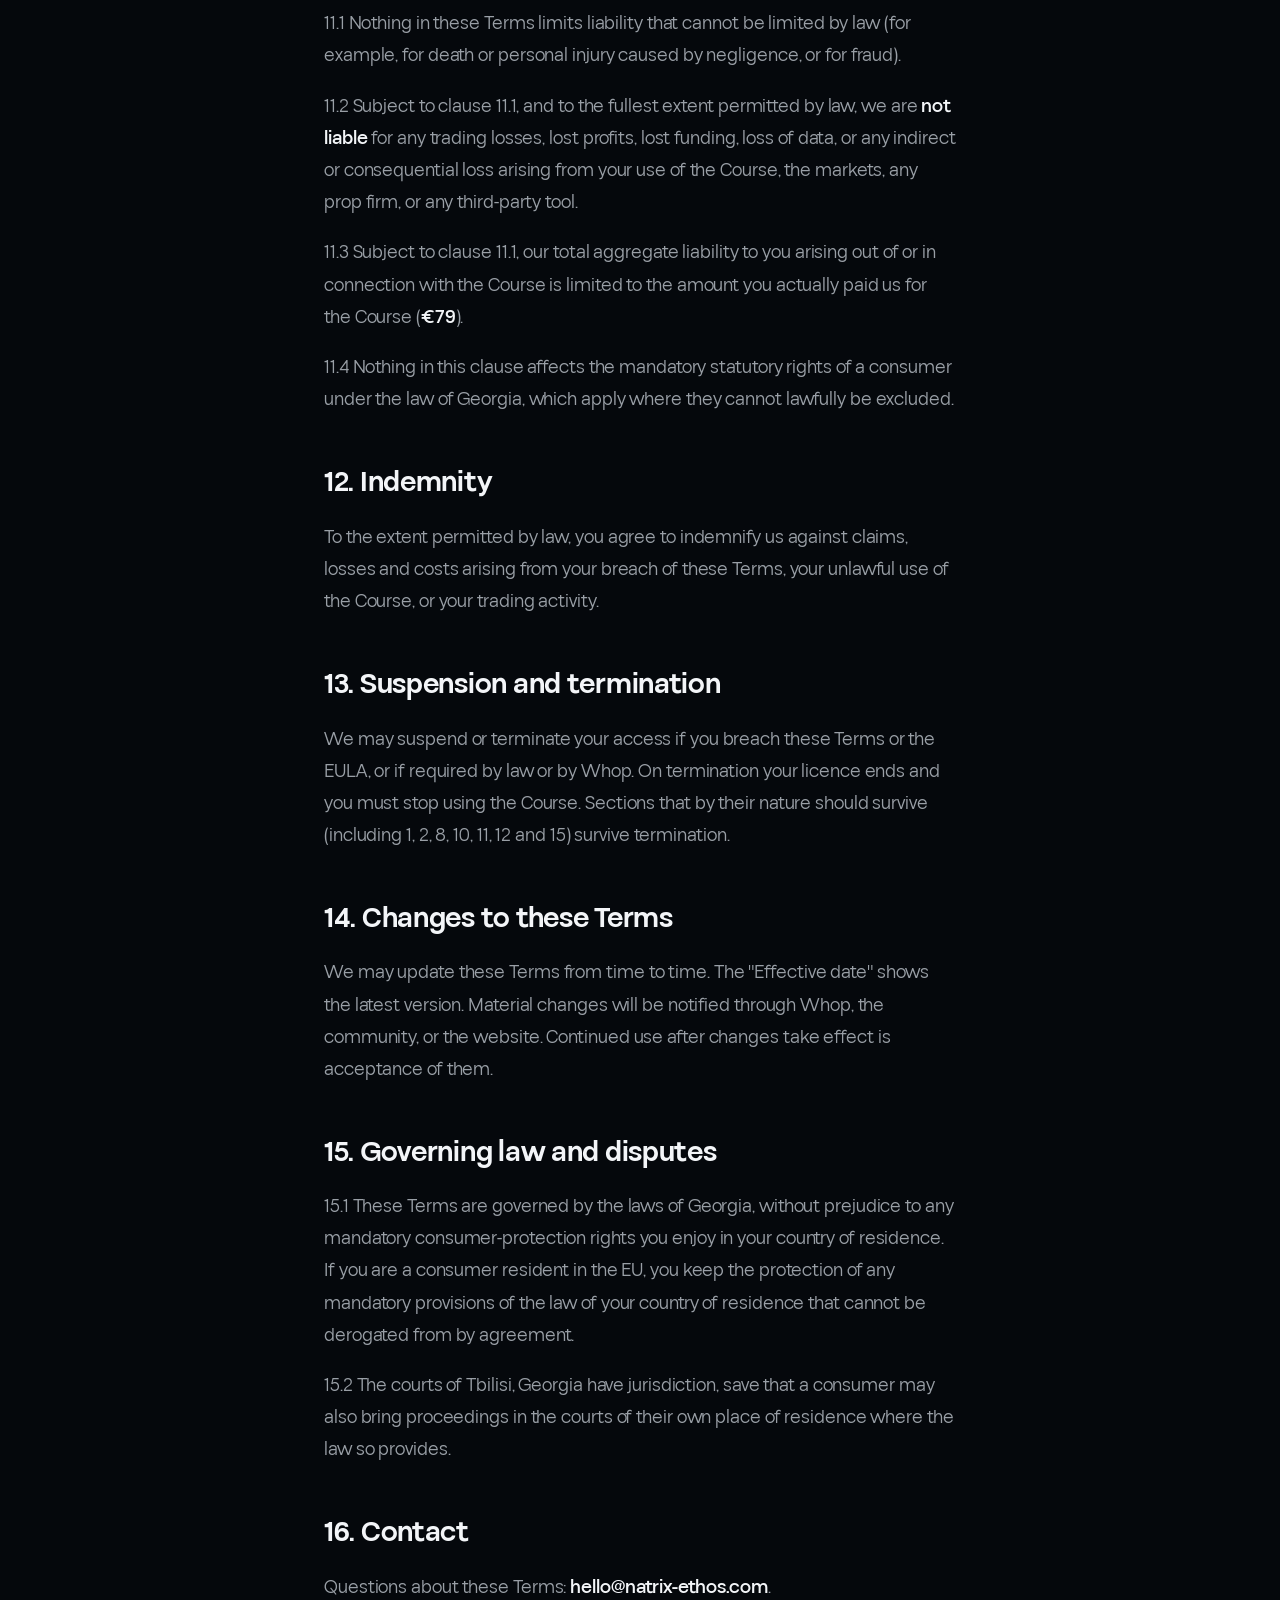
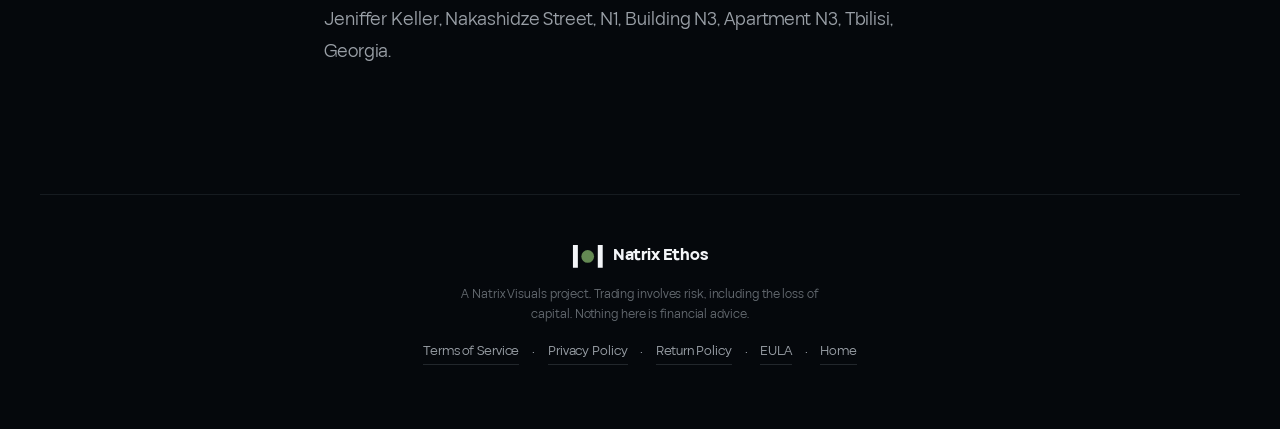
<file: legal/terms-of-service.html>
<!DOCTYPE html>
<html lang="en">
<head>
  <meta charset="UTF-8" />
  <meta name="viewport" content="width=device-width, initial-scale=1.0" />
  <title>Terms of Service | Natrix Ethos</title>
  <meta name="description" content="Terms of Service for the Natrix Ethos automated algo trading course." />
  <meta name="robots" content="index, follow" />
  <link rel="preload" href="../fonts/Mosvita-Bold.woff2" as="font" type="font/woff2" crossorigin />
  <link rel="preload" href="../fonts/Mosvita-Regular.woff2" as="font" type="font/woff2" crossorigin />
  <link rel="icon" href="../NE-LOGO.svg" type="image/svg+xml" />
  <link rel="stylesheet" href="../styles.css" />
</head>
<body>
  <svg width="0" height="0" style="position:absolute" aria-hidden="true" focusable="false">
    <symbol id="ne-logo" viewBox="49 70 203 159">
      <path d="M245.869 76H214.314V223H245.869V76Z" fill="currentColor"/>
      <path d="M86.555 76H55V223H86.555V76Z" fill="currentColor"/>
      <circle cx="149.665" cy="149.885" r="40.79" fill="#648953"/>
    </symbol>
  </svg>

  <div class="glow-field" aria-hidden="true">
    <span class="glow glow--one"></span>
    <span class="glow glow--two"></span>
  </div>

  <header class="site-header">
    <a class="wordmark" href="../index.html" aria-label="Natrix Ethos home">
      <svg class="wordmark__mark" aria-hidden="true" focusable="false"><use href="#ne-logo" /></svg>
      <span>Natrix Ethos</span>
    </a>
    <nav class="site-nav" aria-label="Primary">
      <a class="btn btn--ghost" href="../index.html">← Back to site</a>
    </nav>
  </header>

  <main class="legal">
    <h1>Terms of Service</h1>
    <p class="legal__eff">Effective date: 2 July 2026</p>

    <p>These Terms of Service ("<strong>Terms</strong>") govern your access to and use of the Natrix Ethos online course, the associated community (including any Discord server), and related materials (together, the "<strong>Course</strong>"), operated by Jeniffer Keller, Individual Entrepreneur registered in Georgia (trading as "Natrix Visuals"), of Nakashidze Street, N1, Building N3, Apartment N3, Tbilisi, Georgia ("<strong>Natrix Ethos</strong>", "<strong>we</strong>", "<strong>us</strong>"). Natrix Ethos is a Natrix Visuals project.</p>

    <p>By purchasing or accessing the Course you agree to these Terms, the <a href="eula.html">End User Licence Agreement</a>, the <a href="privacy-policy.html">Privacy Policy</a> and the <a href="return-policy.html">Return Policy</a>. If you do not agree, do not purchase or access the Course.</p>

    <p>The Course is sold and delivered through the Whop platform ("<strong>Whop</strong>"). Your purchase is also subject to Whop's own terms and payment processing. Where Whop acts as merchant of record, payment and certain refund functions are handled by Whop.</p>

    <hr />

    <h2>1. Nothing here is financial advice</h2>
    <p class="legal__lead"><strong>This is the most important section. Read it in full.</strong></p>
    <p>1.1 The Course is <strong>educational content only</strong>. It explains how automated ("algorithmic") trading systems, funded/prop-firm accounts, and execution tools work, based on the personal experience of its creator.</p>
    <p>1.2 Natrix Ethos is <strong>not</strong> a financial adviser, investment adviser, broker, dealer, fund manager, signal provider or prop firm, and is <strong>not authorised or regulated</strong> by any financial regulator. Nothing in the Course constitutes financial, investment, legal, tax or accounting advice, a personal recommendation, or a solicitation to buy, sell or hold any financial instrument.</p>
    <p>1.3 You are solely responsible for your own trading and financial decisions. Before acting, you should seek advice from a professional licensed in your jurisdiction and consider your own circumstances.</p>

    <h2>2. Risk warning — you can lose money</h2>
    <p>2.1 <strong>Trading involves substantial risk, including the total loss of any capital you commit, and is not suitable for everyone.</strong> Automated systems do not remove this risk; they can and do produce losing trades, losing days, drawdowns, and blown accounts.</p>
    <p>2.2 <strong>Past performance is not indicative of future results.</strong> Any figures, charts, dashboards, calendars, screenshots or example results shown in the Course or on our marketing pages are <strong>illustrative examples only</strong>, are clearly labelled as such, and are <strong>not a promise, projection, guarantee or track record</strong> of any outcome you will achieve.</p>
    <p>2.3 <strong>We make no guarantee of profit, income, funding, or any specific result.</strong> Your results depend on factors outside our control, including the markets, the prop firm you choose, the tools you use, and your own actions.</p>

    <h2>3. Funded / prop-firm accounts and third-party tools</h2>
    <p>3.1 The Course discusses obtaining a "funded" account from a third-party proprietary trading firm ("<strong>prop firm</strong>") and using third-party charting, execution and copy-trading tools (for example, but not limited to, charting platforms and webhook/execution services).</p>
    <p>3.2 We do <strong>not</strong> operate, control, endorse, guarantee or take responsibility for any prop firm or third-party tool. We are not affiliated with them unless expressly stated. Their evaluations, fees, rules, payout terms, and account protections are set entirely by them and may change at any time.</p>
    <p>3.3 You are responsible for reading and complying with the terms of any prop firm or tool you use, and for any fees you pay to them. Those fees are separate from, and not included in, the Course price.</p>

    <h2>4. Eligibility</h2>
    <p>4.1 You must be at least 18 years old (or the age of majority in your jurisdiction, if higher) and legally able to enter into a contract.</p>
    <p>4.2 You are responsible for ensuring that purchasing the Course and engaging in the activities it describes is lawful in your country. Some jurisdictions restrict prop-firm trading, automated trading, or certain instruments. We do not represent that the Course is appropriate or available in every location.</p>

    <h2>5. Licence, access and price</h2>
    <p>5.1 On purchase you receive the licence described in the <a href="eula.html">EULA</a>: a personal, non-transferable right to access the Course for your own learning.</p>
    <p>5.2 The Course is offered as a <strong>one-time payment of €79</strong> for <strong>lifetime access</strong>. "Lifetime" means for as long as we continue to operate the Course; it does not mean your personal lifetime, and it does not guarantee the Course, its content, or the community will remain available indefinitely. Prices, contents, modules and community features may change over time.</p>
    <p>5.3 Prices are in euros and, where applicable, exclusive or inclusive of VAT as indicated at checkout. Whop, acting as merchant of record, collects and remits any applicable VAT or sales tax; Jeniffer Keller is not separately VAT-registered.</p>

    <h2>6. Refunds</h2>
    <p>Refunds are governed by our <a href="return-policy.html">Return Policy</a>, which forms part of these Terms. Because the Course is digital content delivered immediately, statutory withdrawal rights may be waived — see that policy.</p>

    <h2>7. Community rules</h2>
    <p>7.1 Access to any community (e.g. Discord) is a privilege, not a right. You agree not to: post unlawful, abusive, harassing, hateful or spam content; give financial advice to other members while presenting yourself as authorised; share, resell or leak Course materials; solicit members for unrelated schemes; or impersonate us or others.</p>
    <p>7.2 Anything shared by other members is their own opinion, not ours, and is not advice. We may moderate, remove content, and suspend or remove members at our discretion, including for breach of these Terms.</p>

    <h2>8. Intellectual property</h2>
    <p>8.1 All Course content — videos, text, walkthroughs, strategies, graphics, the Natrix Ethos and Natrix Visuals names and logos — is owned by us or our licensors and protected by intellectual-property law. Your rights are limited to those granted in the <a href="eula.html">EULA</a>.</p>
    <p>8.2 You may not copy, record, redistribute, resell, sublicense, publicly share, or create derivative works from the Course, in whole or in part, without our written permission.</p>

    <h2>9. Acceptable use</h2>
    <p>You agree not to: share your login or access with others; attempt to circumvent access controls or payment; scrape or bulk-download the Course; use the Course to build a competing product; or use it for any unlawful purpose.</p>

    <h2>10. Disclaimers</h2>
    <p>10.1 The Course is provided <strong>"as is" and "as available"</strong>, without warranties of any kind, whether express or implied, including fitness for a particular purpose, accuracy, or that it will be error-free, uninterrupted, up to date, or that any result will be achieved.</p>
    <p>10.2 Markets, platforms, prop-firm rules and tools change. Content that was accurate when produced may become outdated. We are under no obligation to keep every part of the Course current.</p>

    <h2>11. Limitation of liability</h2>
    <p>11.1 Nothing in these Terms limits liability that cannot be limited by law (for example, for death or personal injury caused by negligence, or for fraud).</p>
    <p>11.2 Subject to clause 11.1, and to the fullest extent permitted by law, we are <strong>not liable</strong> for any trading losses, lost profits, lost funding, loss of data, or any indirect or consequential loss arising from your use of the Course, the markets, any prop firm, or any third-party tool.</p>
    <p>11.3 Subject to clause 11.1, our total aggregate liability to you arising out of or in connection with the Course is limited to the amount you actually paid us for the Course (<strong>€79</strong>).</p>
    <p>11.4 Nothing in this clause affects the mandatory statutory rights of a consumer under the law of Georgia, which apply where they cannot lawfully be excluded.</p>

    <h2>12. Indemnity</h2>
    <p>To the extent permitted by law, you agree to indemnify us against claims, losses and costs arising from your breach of these Terms, your unlawful use of the Course, or your trading activity.</p>

    <h2>13. Suspension and termination</h2>
    <p>We may suspend or terminate your access if you breach these Terms or the EULA, or if required by law or by Whop. On termination your licence ends and you must stop using the Course. Sections that by their nature should survive (including 1, 2, 8, 10, 11, 12 and 15) survive termination.</p>

    <h2>14. Changes to these Terms</h2>
    <p>We may update these Terms from time to time. The "Effective date" shows the latest version. Material changes will be notified through Whop, the community, or the website. Continued use after changes take effect is acceptance of them.</p>

    <h2>15. Governing law and disputes</h2>
    <p>15.1 These Terms are governed by the laws of Georgia, without prejudice to any mandatory consumer-protection rights you enjoy in your country of residence. If you are a consumer resident in the EU, you keep the protection of any mandatory provisions of the law of your country of residence that cannot be derogated from by agreement.</p>
    <p>15.2 The courts of Tbilisi, Georgia have jurisdiction, save that a consumer may also bring proceedings in the courts of their own place of residence where the law so provides.</p>

    <h2>16. Contact</h2>
    <p>Questions about these Terms: <strong>hello@natrix-ethos.com</strong>.<br />Jeniffer Keller, Nakashidze Street, N1, Building N3, Apartment N3, Tbilisi, Georgia.</p>
  </main>

  <footer class="site-footer">
    <p class="wordmark">
      <svg class="wordmark__mark" aria-hidden="true" focusable="false"><use href="#ne-logo" /></svg>
      <span>Natrix Ethos</span>
    </p>
    <p class="footer__fine">A Natrix Visuals project. Trading involves risk, including the loss of capital. Nothing here is financial advice.</p>
    <p class="footer__links">
      <a href="terms-of-service.html">Terms of Service</a>
      <span aria-hidden="true">·</span>
      <a href="privacy-policy.html">Privacy Policy</a>
      <span aria-hidden="true">·</span>
      <a href="return-policy.html">Return Policy</a>
      <span aria-hidden="true">·</span>
      <a href="eula.html">EULA</a>
      <span aria-hidden="true">·</span>
      <a href="../index.html">Home</a>
    </p>
  </footer>
</body>
</html>
</file>
<file: styles.css>
/* ============================================================
   Natrix Ethos — landing page
   Pure-black typographic minimalism, Mosvita, single blue glow.
   ============================================================ */

/* ---------- Fonts ---------- */
@font-face { font-family: "Mosvita"; src: url("fonts/Mosvita-Regular.woff2") format("woff2"), url("fonts/Mosvita-Regular.woff") format("woff"); font-weight: 400; font-style: normal; font-display: swap; }
@font-face { font-family: "Mosvita"; src: url("fonts/Mosvita-Medium.woff2") format("woff2"), url("fonts/Mosvita-Medium.woff") format("woff"); font-weight: 500; font-style: normal; font-display: swap; }
@font-face { font-family: "Mosvita"; src: url("fonts/Mosvita-SemiBold.woff2") format("woff2"), url("fonts/Mosvita-SemiBold.woff") format("woff"); font-weight: 600; font-style: normal; font-display: swap; }
@font-face { font-family: "Mosvita"; src: url("fonts/Mosvita-Bold.woff2") format("woff2"), url("fonts/Mosvita-Bold.woff") format("woff"); font-weight: 700; font-style: normal; font-display: swap; }
@font-face { font-family: "Mosvita"; src: url("fonts/Mosvita-ExtraBold.woff2") format("woff2"), url("fonts/Mosvita-ExtraBold.woff") format("woff"); font-weight: 800; font-style: normal; font-display: swap; }

/* Expanded cut — display headings only */
@font-face { font-family: "Mosvita Exp"; src: url("fonts/Mosvita-BoldExpanded.woff2") format("woff2"), url("fonts/Mosvita-BoldExpanded.woff") format("woff"); font-weight: 700; font-style: normal; font-display: swap; }
@font-face { font-family: "Mosvita Exp"; src: url("fonts/Mosvita-ExtraBoldExpanded.woff2") format("woff2"), url("fonts/Mosvita-ExtraBoldExpanded.woff") format("woff"); font-weight: 800; font-style: normal; font-display: swap; }

/* ---------- Tokens ---------- */
:root {
  --bg:        oklch(0.13 0.012 250);
  --bg-deep:   oklch(0.10 0.012 250);
  --surface:   oklch(0.17 0.013 250);
  --ink:       oklch(0.97 0.004 250);
  --ink-mute:  oklch(0.70 0.012 250);
  --ink-faint: oklch(0.52 0.012 250);
  --line:      oklch(0.27 0.012 250);
  --line-soft: oklch(0.22 0.012 250);
  --glow:      oklch(0.55 0.16 248);
  --glow-soft: oklch(0.45 0.12 250);

  --font: "Mosvita", -apple-system, BlinkMacSystemFont, "Segoe UI", sans-serif;
  --font-exp: "Mosvita Exp", "Mosvita", -apple-system, sans-serif;

  --maxw: 1200px;
  --pad: clamp(1.25rem, 5vw, 5rem);

  --step-kicker: clamp(0.72rem, 0.68rem + 0.2vw, 0.82rem);
  --step-body:   clamp(1rem, 0.95rem + 0.4vw, 1.18rem);
  --step-lede:   clamp(1.2rem, 1.05rem + 0.75vw, 1.6rem);
  --step-h2:     clamp(2.1rem, 1.3rem + 3.6vw, 4.6rem);
  --step-h1:     clamp(2.5rem, 1.3rem + 5.6vw, 6.6rem);

  --ease: cubic-bezier(0.16, 1, 0.3, 1);
}

/* ---------- Reset ---------- */
*, *::before, *::after { box-sizing: border-box; margin: 0; padding: 0; }
html { scroll-behavior: smooth; -webkit-text-size-adjust: 100%; }
@media (prefers-reduced-motion: reduce) { html { scroll-behavior: auto; } }

body {
  font-family: var(--font);
  font-weight: 400;
  background: var(--bg);
  color: var(--ink);
  font-size: var(--step-body);
  line-height: 1.6;
  letter-spacing: -0.005em;
  -webkit-font-smoothing: antialiased;
  text-rendering: optimizeLegibility;
  overflow-x: hidden;
}

::selection { background: var(--glow); color: oklch(0.99 0 0); }

a { color: inherit; text-decoration: none; }

.skip-link {
  position: absolute; left: -999px; top: 0; z-index: 100;
  background: var(--ink); color: var(--bg); padding: 0.6rem 1rem;
  font-weight: 600; border-radius: 0 0 6px 0;
}
.skip-link:focus { left: 0; }

/* ---------- Blue-glow atmosphere ---------- */
.glow-field { position: fixed; inset: 0; z-index: 0; pointer-events: none; overflow: hidden; }
.glow {
  position: absolute; border-radius: 50%;
  filter: blur(90px); opacity: 0.5; will-change: transform, opacity;
}
.glow--one {
  width: 70vw; height: 70vw; left: -20vw; bottom: -30vw;
  background: radial-gradient(circle, var(--glow) 0%, transparent 65%);
  animation: drift1 22s var(--ease) infinite alternate;
}
.glow--two {
  width: 55vw; height: 55vw; right: -15vw; top: 30vh;
  background: radial-gradient(circle, var(--glow-soft) 0%, transparent 68%);
  opacity: 0.32;
  animation: drift2 28s var(--ease) infinite alternate;
}
@keyframes drift1 { from { transform: translate(0,0) scale(1); } to { transform: translate(8vw,-6vh) scale(1.18); } }
@keyframes drift2 { from { transform: translate(0,0) scale(1.05); } to { transform: translate(-7vw,7vh) scale(0.9); } }

/* ---------- Layout shells ---------- */
main { position: relative; z-index: 1; }

.band, .hero, .story, .finale, .site-header, .site-footer {
  position: relative; z-index: 1;
  padding-left: var(--pad); padding-right: var(--pad);
}
.band, .story {
  max-width: var(--maxw); margin-inline: auto;
  padding-top: clamp(5rem, 12vh, 11rem);
  padding-bottom: clamp(5rem, 12vh, 11rem);
  border-top: 1px solid var(--line-soft);
}

/* ---------- Header ---------- */
.site-header {
  position: sticky; top: 0; z-index: 50;
  display: flex; align-items: center; justify-content: space-between;
  gap: 1rem;
  max-width: var(--maxw); margin-inline: auto;
  padding-top: 1.25rem; padding-bottom: 1.25rem;
  backdrop-filter: blur(8px);
  -webkit-backdrop-filter: blur(8px);
}
.site-header::after {
  content: ""; position: absolute; left: var(--pad); right: var(--pad); bottom: 0;
  height: 1px; background: var(--line-soft);
}
.wordmark {
  display: inline-flex; align-items: center; gap: 0.55rem;
  font-weight: 800; font-size: 1.05rem; letter-spacing: -0.01em; color: var(--ink);
}
.wordmark__mark { display: block; height: 1.55em; width: 1.98em; flex: 0 0 auto; }
.site-nav { display: flex; align-items: center; gap: clamp(1rem, 3vw, 2.2rem); }
.site-nav a:not(.btn) {
  font-size: 0.92rem; color: var(--ink-mute); font-weight: 500;
  transition: color 0.25s var(--ease);
}
.site-nav a:not(.btn):hover { color: var(--ink); }
@media (max-width: 720px) { .site-nav a:not(.btn):not(.btn--ghost) { display: none; } }

/* ---------- Kicker grammar ---------- */
.kicker {
  font-size: var(--step-kicker); font-weight: 500;
  text-transform: uppercase; letter-spacing: 0.18em;
  color: var(--ink-mute); margin-bottom: clamp(1.5rem, 4vh, 2.6rem);
}

/* ---------- Display headings ---------- */
.display, .hero__title, .finale__title {
  font-family: var(--font-exp);
  font-weight: 700; line-height: 1.0; letter-spacing: -0.015em;
  color: var(--ink);
}
.display { font-size: var(--step-h2); margin-bottom: clamp(2rem, 5vh, 3.2rem); }

/* ---------- Hero ---------- */
.hero {
  max-width: var(--maxw); margin-inline: auto; min-height: 92svh;
  display: grid; grid-template-columns: 1.05fr 0.95fr; align-items: center;
  gap: clamp(2rem, 5vw, 5rem);
  padding-top: clamp(3rem, 8vh, 6rem); padding-bottom: clamp(3rem, 8vh, 6rem);
}
.hero__text { min-width: 0; }
.hero__media { width: 100%; min-width: 0; perspective: 1100px; }
.hero__media .dash { margin: 0; max-width: 100%; will-change: transform; transform-origin: center; }
.hero__title { font-size: clamp(2.4rem, 0.9rem + 4vw, 4.9rem); font-weight: 800; line-height: 0.98; }
@media (max-width: 900px) {
  .hero { grid-template-columns: 1fr; gap: clamp(2.4rem, 6vh, 3.8rem); align-items: start; }
  .hero__title { font-size: clamp(3rem, 1.4rem + 8vw, 6rem); }
}
.hero__sub {
  max-width: 48ch; margin-top: clamp(1.3rem, 3vh, 2rem);
  font-size: clamp(1.05rem, 0.95rem + 0.55vw, 1.4rem); font-weight: 400; line-height: 1.45;
  color: var(--ink-mute); letter-spacing: -0.01em;
}
.hero__cta { margin-top: clamp(1.8rem, 3.5vh, 2.6rem); }
.hero__scroll {
  margin-top: clamp(3rem, 7vh, 5rem);
  font-size: var(--step-kicker); text-transform: uppercase; letter-spacing: 0.22em;
  color: var(--ink-faint);
}
.hero__scroll::before {
  content: ""; display: inline-block; width: 1px; height: 2.2em;
  background: var(--line); margin-right: 0.9em; vertical-align: middle;
  animation: scrollpulse 2.4s var(--ease) infinite;
}
@keyframes scrollpulse { 0%,100% { opacity: 0.3; } 50% { opacity: 1; } }

/* ---------- Buttons ---------- */
.btn {
  display: inline-flex; align-items: center; gap: 0.7em;
  font-weight: 600; letter-spacing: -0.01em; cursor: pointer;
  border-radius: 100px; transition: transform 0.3s var(--ease), background 0.3s var(--ease), box-shadow 0.3s var(--ease), color 0.3s var(--ease), border-color 0.3s var(--ease);
}
.btn--primary {
  background: var(--ink); color: var(--bg-deep);
  padding: 0.95em 1.6em; font-size: 1.02rem;
  box-shadow: 0 0 0 0 transparent;
}
.btn--primary:hover {
  transform: translateY(-2px);
  box-shadow: 0 12px 40px -8px var(--glow), 0 0 0 1px var(--glow);
}
.btn--lg { padding: 1.15em 2em; font-size: clamp(1.05rem, 0.9rem + 0.6vw, 1.3rem); }
.btn__price {
  background: var(--bg-deep); color: var(--ink);
  padding: 0.15em 0.65em; border-radius: 100px; font-weight: 700; font-size: 0.92em;
}
.btn--ghost {
  border: 1px solid var(--line); color: var(--ink);
  padding: 0.55em 1.1em; font-size: 0.9rem;
}
.btn--ghost:hover { border-color: var(--ink); background: oklch(0.97 0.004 250 / 0.05); }

/* ---------- Noise gradient CTA ---------- */
/* Pill sitting inside an animated, grainy gradient ring. Brand-tuned:
   blue --glow + the logo green, instead of the reference rainbow. */
.noise-cta {
  position: relative;
  display: inline-flex;
  padding: 3px;                 /* ring thickness */
  border-radius: 100px;
  isolation: isolate;
  cursor: pointer;
  transition: transform 0.3s var(--ease), box-shadow 0.3s var(--ease);
}
.noise-cta__grad {
  position: absolute; inset: 0;
  z-index: -1;
  border-radius: inherit;
  overflow: hidden;
  clip-path: inset(0 round 100px);   /* clips the spinning layer to the pill shape */
}
/* spinning conic gradient = the visible ring */
.noise-cta__grad::before {
  content: "";
  position: absolute; inset: -65%;
  background: conic-gradient(from 0deg,
    var(--glow), #648953, oklch(0.72 0.17 35), var(--glow-soft), var(--glow));
  animation: noiseSpin 6s linear infinite;
}
/* grain overlay */
.noise-cta__grad::after {
  content: "";
  position: absolute; inset: 0;
  background-image: url("data:image/svg+xml,%3Csvg xmlns='http://www.w3.org/2000/svg'%3E%3Cfilter id='n'%3E%3CfeTurbulence type='fractalNoise' baseFrequency='0.9' numOctaves='2' stitchTiles='stitch'/%3E%3C/filter%3E%3Crect width='100%25' height='100%25' filter='url(%23n)'/%3E%3C/svg%3E");
  opacity: 0.22;
  mix-blend-mode: overlay;
}
.noise-cta__inner {
  display: inline-flex; align-items: center; gap: 0.7em;
  background: var(--ink); color: var(--bg-deep);
  padding: 0.95em 1.6em; font-size: 1.02rem;
  font-weight: 600; letter-spacing: -0.01em;
  border-radius: 100px;
}
.noise-cta:hover { transform: translateY(-2px); box-shadow: 0 12px 40px -8px var(--glow); }
.noise-cta:active { transform: scale(0.98); }
@keyframes noiseSpin { to { transform: rotate(1turn); } }
@media (prefers-reduced-motion: reduce) {
  .noise-cta__grad::before { animation: none; }
  .noise-cta:hover { transform: none; }
}

.microcopy {
  margin-top: 1.1rem; font-size: 0.86rem; color: var(--ink-faint);
  letter-spacing: 0.01em;
}

/* ---------- Generic lede / body ---------- */
.lede {
  max-width: 60ch; font-size: var(--step-lede); font-weight: 400;
  line-height: 1.5; color: var(--ink-mute); letter-spacing: -0.01em;
}
.band--frame .display { color: var(--ink); }

/* ---------- Story ---------- */
.story__body { max-width: 62ch; margin-top: clamp(1rem, 3vh, 2rem); }
.story__body--narrow { max-width: 58ch; }
.story__body p { margin-bottom: 1.5em; color: var(--ink-mute); }
.story__body p:last-child { margin-bottom: 0; }
.story__body em { color: var(--ink); font-style: italic; font-weight: 500; }
.story__kicker-line {
  color: var(--ink) !important; font-weight: 600; font-size: 1.2em;
  letter-spacing: -0.01em;
}

/* Google search bar (story opener) */
.gsearch {
  display: flex; align-items: center; gap: 0.85rem; max-width: 560px;
  margin: clamp(0.5rem, 2vh, 1.4rem) 0 clamp(2rem, 5vh, 3rem);
  background: #fff; border: 1px solid #dfe1e5; border-radius: 100px;
  padding: clamp(0.8rem, 1.7vw, 1.05rem) clamp(1.1rem, 2.4vw, 1.5rem);
  box-shadow: 0 1px 10px rgba(0, 0, 0, 0.4);
  font-family: arial, "Helvetica Neue", Helvetica, sans-serif;
}
.gsearch__icon { display: flex; color: #9aa0a6; flex: 0 0 auto; }
.gsearch__icon svg, .gsearch__mic svg { width: clamp(18px, 2.2vw, 22px); height: clamp(18px, 2.2vw, 22px); display: block; }
.gsearch__text {
  flex: 1 1 auto; min-width: 0; display: flex; align-items: center;
  font-size: clamp(0.9rem, 0.82rem + 0.6vw, 1.3rem); color: #202124;
  white-space: nowrap; overflow: hidden;
}
.gsearch__caret {
  display: inline-block; width: 2px; height: 1.15em; background: #4285f4;
  margin-left: 2px; flex: 0 0 auto; animation: caretBlink 1.06s steps(1) infinite;
}
@keyframes caretBlink { 0%, 50% { opacity: 1; } 50.01%, 100% { opacity: 0; } }
.gsearch__mic { display: flex; flex: 0 0 auto; }

/* Story documentary photos */
.story-figure { margin: clamp(2.2rem, 5.5vh, 3.6rem) 0; max-width: 440px; }
.story-figure--tall { max-width: 340px; }
.story-figure img {
  width: 100%; height: auto; display: block; border-radius: 14px;
  background: var(--surface); border: 1px solid var(--line);
  box-shadow: 0 34px 80px -46px oklch(0 0 0 / 0.9);
}
.story-figure figcaption {
  margin-top: 0.9rem; font-size: var(--step-kicker); text-transform: uppercase;
  letter-spacing: 0.12em; color: var(--ink-faint); max-width: 36ch; line-height: 1.5;
}

.pullquote {
  margin: clamp(2.4rem, 6vh, 4rem) 0; padding-left: clamp(1.2rem, 3vw, 2rem);
  border-left: 0; position: relative;
}
.pullquote::before {
  content: ""; position: absolute; left: 0; top: 0.2em; bottom: 0.2em; width: 3px;
  background: linear-gradient(var(--glow), transparent);
  border-radius: 3px;
}
.pullquote p {
  font-size: clamp(1.6rem, 1.1rem + 2.4vw, 3rem); font-weight: 800;
  line-height: 1.05; letter-spacing: -0.02em; color: var(--ink) !important;
  margin-bottom: 0.1em;
}

/* ---------- Pipeline ---------- */
.pipeline { margin-top: clamp(1rem, 4vh, 3rem); }
.pipeline__svg { width: 100%; max-width: 900px; height: auto; display: block; margin: 0 auto clamp(1rem, 3vh, 2rem); }
/* CSS drives the gradient stops (var() in SVG attributes won't resolve) */
#wire stop { stop-color: var(--glow); }
#wire stop:nth-child(1), #wire stop:nth-child(3) { stop-opacity: 0.25; }
#wire stop:nth-child(2) { stop-opacity: 0.7; }
.pipeline__wire {
  fill: none; stroke: url(#wire); stroke-width: 2.5;
  stroke-dasharray: 600; stroke-dashoffset: 600;
  transition: stroke-dashoffset 1.2s var(--ease);
}
.pipeline.is-drawn .pipeline__wire { stroke-dashoffset: 0; }
.pipeline__core { fill: var(--bg-deep); stroke: var(--line); stroke-width: 1.5; transition: stroke 0.4s var(--ease); }
.pipeline__ring { fill: none; stroke: var(--glow); stroke-width: 1.5; opacity: 0.35; transition: opacity 0.4s var(--ease); }
.pipeline__node.is-lit .pipeline__core { stroke: var(--glow); }
.pipeline__node.is-lit .pipeline__ring { opacity: 0.85; }
.pipeline__ripple { fill: none; stroke: var(--glow); stroke-width: 1.5; opacity: 0; }
.pipeline__pulse { fill: var(--glow); filter: drop-shadow(0 0 9px var(--glow)); }

/* step text lights in sequence as the signal passes */
.pipeline__steps li { transition: border-color 0.4s var(--ease); }
.pipeline__steps li.is-lit { border-color: var(--glow); }
.pipeline__num { transition: color 0.4s var(--ease); }
.pipeline__steps li.is-lit .pipeline__num { color: var(--glow); }

.pipeline__steps {
  list-style: none; display: grid; gap: clamp(1.5rem, 3vw, 2.5rem);
  grid-template-columns: repeat(3, 1fr); counter-reset: none;
}
.pipeline__steps li { border-top: 1px solid var(--line); padding-top: 1.2rem; }
.pipeline__num {
  font-size: var(--step-kicker); font-weight: 600; color: var(--glow);
  letter-spacing: 0.15em;
}
.pipeline__steps h3 { font-size: 1.25rem; font-weight: 700; margin: 0.5rem 0 0.6rem; letter-spacing: -0.01em; }
.pipeline__steps p { font-size: 0.98rem; color: var(--ink-mute); line-height: 1.55; }
@media (max-width: 720px) { .pipeline__steps { grid-template-columns: 1fr; } .pipeline__svg { display: none; } }

/* ---------- System status window (dashboard) ---------- */
.dash {
  --ok: oklch(0.80 0.15 150);
  margin: clamp(2.5rem, 6vh, 4.5rem) auto 0; max-width: 660px;
  border: 1px solid var(--line); border-radius: 16px; overflow: hidden;
  background: oklch(0.125 0.012 250 / 0.85);
  box-shadow: 0 36px 90px -46px oklch(0 0 0 / 0.85);
}
.dash__bar {
  display: flex; align-items: center; gap: 0.9rem;
  padding: 0.7rem 1rem; border-bottom: 1px solid var(--line-soft);
  background: oklch(0.155 0.012 250 / 0.7);
}
.dash__dots { display: flex; gap: 6px; }
.dash__dots i { width: 10px; height: 10px; border-radius: 50%; background: var(--line); display: block; }
.dash__tab { font-size: 0.78rem; font-weight: 600; color: var(--ink-mute); background: oklch(0.21 0.013 250); padding: 0.32em 0.85em; border-radius: 7px; }
.dash__status { margin-left: auto; display: flex; align-items: center; gap: 0.55em; font-size: 0.8rem; font-weight: 500; color: var(--ink-mute); }
.dash__led { width: 9px; height: 9px; border-radius: 50%; background: var(--ok); box-shadow: 0 0 8px var(--ok); animation: ledPulse 2.6s var(--ease) infinite; }
@keyframes ledPulse {
  0%       { box-shadow: 0 0 8px var(--ok), 0 0 0 0 oklch(0.80 0.15 150 / 0.5); }
  70%,100% { box-shadow: 0 0 8px var(--ok), 0 0 0 7px transparent; }
}

.dash__body { display: flex; flex-direction: column; gap: clamp(0.85rem, 2vw, 1.2rem); padding: clamp(1rem, 2.5vw, 1.5rem); }
.dash__top { display: flex; align-items: stretch; gap: clamp(1rem, 3vw, 1.8rem); }
.dash__chart { flex: 1 1 auto; min-width: 0; display: flex; align-items: flex-end; }
.dash__chart svg { width: 100%; height: auto; display: block; }
#equityFill stop:nth-child(1) { stop-color: var(--glow); stop-opacity: 0.3; }
#equityFill stop:nth-child(2) { stop-color: var(--glow); stop-opacity: 0; }
.dash__line { fill: none; stroke: var(--glow); stroke-width: 2.5; stroke-linejoin: round; stroke-linecap: round; vector-effect: non-scaling-stroke; }
.dash__area { fill: url(#equityFill); }
.dash__pt { fill: var(--glow); filter: drop-shadow(0 0 6px var(--glow)); }
/* JS adds .dash--anim; the curve grows upward from the baseline */
.dash__grow { transform-box: fill-box; transform-origin: bottom; }
.dash--anim .dash__grow { transform: scaleY(0.04); opacity: 0; }
.dash--anim.is-drawn .dash__grow {
  transform: scaleY(1); opacity: 1;
  transition: transform 1.15s var(--ease), opacity 0.55s var(--ease);
}
.dash--anim .dash__pt { opacity: 0; }
.dash--anim.is-drawn .dash__pt { opacity: 1; transition: opacity 0.45s var(--ease) 1s; }

.dash__meta { flex: 0 0 auto; display: flex; flex-direction: column; justify-content: center; align-items: flex-end; text-align: right; gap: 0.2rem; }
.dash__label { font-size: var(--step-kicker); text-transform: uppercase; letter-spacing: 0.12em; color: var(--ink-faint); }
.dash__gain { font-family: var(--font-exp); font-weight: 800; font-size: clamp(1.8rem, 1.1rem + 2.4vw, 2.7rem); color: var(--ok); letter-spacing: -0.02em; line-height: 1; }
.dash__metasub { font-size: 0.74rem; color: var(--ink-faint); }

/* KPI: daily target progress */
.dash__kpis { border-top: 1px solid var(--line-soft); padding-top: clamp(0.7rem, 1.6vw, 1rem); }
.kpi { display: flex; flex-direction: column; gap: 0.55rem; }
.kpi__head { display: flex; justify-content: space-between; align-items: baseline; gap: 1rem; }
.kpi__label { font-size: var(--step-kicker); text-transform: uppercase; letter-spacing: 0.1em; color: var(--ink-faint); }
.kpi__val { font-size: 0.95rem; font-weight: 700; color: var(--ink); }
.kpi__muted { color: var(--ink-faint); font-weight: 500; }
.kpi__bar { position: relative; display: block; height: 6px; border-radius: 5px; background: oklch(0.21 0.012 250); overflow: hidden; }
.kpi__fill {
  position: absolute; inset: 0; transform-origin: left; transform: scaleX(var(--p)); border-radius: 5px;
  background: linear-gradient(90deg, var(--ok), oklch(0.82 0.12 152)); box-shadow: 0 0 9px var(--ok);
}

/* Services / status rows */
.dash__services { display: flex; flex-direction: column; gap: 0.7rem; border-top: 1px solid var(--line-soft); padding-top: clamp(0.7rem, 1.6vw, 1rem); }
.svc { display: flex; align-items: center; gap: 0.6rem; font-size: 0.85rem; }
.svc__dot { width: 7px; height: 7px; border-radius: 50%; background: var(--ok); box-shadow: 0 0 7px var(--ok); flex: 0 0 auto; }
.svc__dot--blue { background: var(--glow); box-shadow: 0 0 7px var(--glow); }
.svc__name { color: var(--ink-mute); }
.svc__state { margin-left: auto; color: var(--ink); font-weight: 600; }
.dash__accounts { display: flex; flex-wrap: wrap; gap: 0.4rem; padding-left: 1.3rem; }
.acct { display: inline-flex; align-items: center; gap: 0.4em; font-size: 0.73rem; color: var(--ink-mute); background: oklch(0.18 0.013 250); border: 1px solid var(--line-soft); border-radius: 6px; padding: 0.26em 0.55em; }
.acct i { width: 5px; height: 5px; border-radius: 50%; background: var(--ok); box-shadow: 0 0 5px var(--ok); }
.dash__foot { font-size: 0.72rem; color: var(--ink-faint); }

/* staggered reveal of the lower panels + progress fill */
.dash--anim .kpi__fill { transform: scaleX(0); }
.dash--anim.is-drawn .kpi__fill { transform: scaleX(var(--p)); transition: transform 0.9s var(--ease) 0.55s; }
.dash--anim .dash__kpis, .dash--anim .dash__services, .dash--anim .dash__foot { opacity: 0; }
.dash--anim.is-drawn .dash__kpis    { opacity: 1; transition: opacity 0.5s var(--ease) 0.35s; }
.dash--anim.is-drawn .dash__services { opacity: 1; transition: opacity 0.5s var(--ease) 0.5s; }
.dash--anim.is-drawn .dash__foot     { opacity: 1; transition: opacity 0.4s var(--ease) 0.65s; }

@media (max-width: 540px) {
  .dash__top { flex-direction: column; gap: 0.9rem; }
  .dash__meta { flex-direction: row; align-items: baseline; gap: 0.7rem; text-align: left; align-self: flex-start; }
}

/* ---------- Split sections ---------- */
/* ---------- Community / Discord mockup ---------- */
.band--community .display { color: var(--ink); }
.community__lede { max-width: 48ch; }

.discord {
  --dc-blurple: #5865f2;
  --ok: oklch(0.80 0.15 150);
  margin: clamp(2.5rem, 6vh, 4.5rem) 0 0; max-width: none;
  border: 1px solid var(--line); border-radius: 16px; overflow: hidden;
  background: oklch(0.125 0.012 250 / 0.85);
  box-shadow: 0 36px 90px -46px oklch(0 0 0 / 0.85);
}
.discord__bar {
  display: flex; align-items: center; gap: 0.9rem;
  padding: 0.7rem 1rem; border-bottom: 1px solid var(--line-soft);
  background: oklch(0.155 0.012 250 / 0.7);
}
.discord__brand { display: inline-flex; align-items: center; gap: 0.5em; font-size: 0.82rem; font-weight: 600; color: var(--ink-mute); }
.discord__logo { display: inline-flex; color: var(--dc-blurple); }
.discord__logo svg { width: 18px; height: 18px; display: block; }
.discord__online { margin-left: auto; display: inline-flex; align-items: center; gap: 0.5em; font-size: 0.8rem; color: var(--ink-mute); }
.discord__onlinedot { width: 8px; height: 8px; border-radius: 50%; background: var(--ok); box-shadow: 0 0 7px var(--ok); }

.discord__body { display: grid; grid-template-columns: 210px minmax(0, 1fr) 340px; min-height: 340px; }
.discord__rail {
  display: flex; flex-direction: column; gap: 0.2rem; padding: 0.9rem 0.7rem;
  border-right: 1px solid var(--line-soft); background: oklch(0.105 0.012 250 / 0.6);
}
.dc-chan { font-size: 0.82rem; color: var(--ink-faint); padding: 0.36em 0.7em; border-radius: 7px; white-space: nowrap; }
.dc-chan--active { color: var(--ink); background: oklch(0.20 0.013 250); }
.dc-cat { font-size: 0.64rem; font-weight: 700; text-transform: uppercase; letter-spacing: 0.08em; color: var(--ink-faint); padding: 0.85em 0.7em 0.25em; }

.discord__chat { display: flex; flex-direction: column; gap: 1rem; padding: clamp(1rem, 2.5vw, 1.4rem); }
.discord__channelhead { font-size: 0.84rem; font-weight: 700; color: var(--ink-mute); padding-bottom: 0.7rem; border-bottom: 1px solid var(--line-soft); }
.dc-msgs { display: flex; flex-direction: column; gap: 1rem; }

.dc-msg { display: flex; gap: 0.8rem; align-items: flex-start; }
.dc-msg__av {
  flex: 0 0 auto; width: 40px; height: 40px; border-radius: 50%;
  display: grid; place-items: center; font-weight: 700; font-size: 0.95rem; color: #fff;
  background: var(--c, var(--glow));
}
.dc-msg__av--host { background: var(--dc-blurple); }
.dc-msg__body { min-width: 0; }
.dc-msg__meta { display: flex; align-items: center; flex-wrap: wrap; gap: 0.5em; margin-bottom: 0.15rem; }
.dc-msg__meta b { color: var(--ink); font-weight: 700; font-size: 0.92rem; }
.dc-msg__time { font-size: 0.7rem; color: var(--ink-faint); font-weight: 400; }
.dc-badge { font-size: 0.6rem; font-weight: 700; text-transform: uppercase; letter-spacing: 0.04em; color: #fff; background: var(--dc-blurple); padding: 0.12em 0.45em; border-radius: 4px; }
.dc-msg__text { color: var(--ink-mute); font-size: 0.95rem; line-height: 1.5; }
.dc-profit {
  display: inline-flex; align-items: baseline; gap: 0.55em; margin-top: 0.55rem;
  font-family: var(--font-exp); font-weight: 800; font-size: 1.45rem; letter-spacing: -0.02em; color: var(--ok);
  background: oklch(0.80 0.15 150 / 0.10); border: 1px solid oklch(0.80 0.15 150 / 0.28);
  padding: 0.3em 0.7em; border-radius: 10px;
}
.dc-profit__sub { font-family: var(--font); font-weight: 500; font-size: 0.7rem; letter-spacing: 0; color: var(--ink-faint); }

.discord__foot { font-size: 0.72rem; color: var(--ink-faint); padding: 0 1.1rem 0.9rem; }

/* Right "about" panel: what the hub is for */
.discord__about {
  border-left: 1px solid var(--line-soft);
  background: oklch(0.105 0.012 250 / 0.55);
  padding: clamp(1rem, 1.8vw, 1.5rem);
  display: flex; flex-direction: column; gap: 1.15rem;
}
.discord__abouttitle {
  font-size: 0.64rem; font-weight: 700; text-transform: uppercase;
  letter-spacing: 0.1em; color: var(--ink-faint);
}
.dc-purpose { list-style: none; display: flex; flex-direction: column; gap: 1.15rem; }
.dc-purpose li { display: flex; gap: 0.7rem; align-items: flex-start; }
.dc-purpose__ic {
  flex: 0 0 auto; width: 1.7rem; height: 1.7rem; display: grid; place-items: center;
  font-size: 0.95rem; background: oklch(0.19 0.013 250); border: 1px solid var(--line-soft); border-radius: 8px;
}
.dc-purpose__txt { font-size: 0.84rem; color: var(--ink-mute); line-height: 1.5; }
.dc-purpose__txt b { display: block; color: var(--ink); font-weight: 700; font-size: 0.9rem; margin-bottom: 0.15rem; }

/* messages pop in one after another, like arriving notifications */
.discord--anim .dc-msg { opacity: 0; transform: translateY(14px) scale(0.96); }
.discord--anim .dc-msg.is-on {
  opacity: 1; transform: none;
  transition: opacity 0.5s var(--ease), transform 0.6s var(--ease);
}

@media (max-width: 900px) {
  .discord__body { grid-template-columns: 190px minmax(0, 1fr); }
  .discord__about { grid-column: 1 / -1; border-left: 0; border-top: 1px solid var(--line-soft); }
  .dc-purpose { display: grid; grid-template-columns: 1fr 1fr; gap: 1.1rem 1.6rem; }
}
@media (max-width: 560px) {
  .discord__body { grid-template-columns: 1fr; }
  .discord__rail { display: none; }
  .dc-purpose { grid-template-columns: 1fr; }
}
@media (prefers-reduced-motion: reduce) {
  .discord--anim .dc-msg { opacity: 1; transform: none; }
}

.band--split { display: grid; grid-template-columns: 1fr 1fr; gap: clamp(2rem, 6vw, 6rem); align-items: start; }
.split__lead .display { margin-bottom: 0; }
.split__body { padding-top: 0.5rem; }
.split__body p { margin-bottom: 1.4em; color: var(--ink-mute); max-width: 52ch; }
.callout {
  color: var(--ink) !important; font-weight: 600; font-size: 1.12em;
  line-height: 1.4; letter-spacing: -0.01em; padding-top: 0.6rem;
  border-top: 1px solid var(--line);
}
@media (max-width: 860px) { .band--split { grid-template-columns: 1fr; gap: 2.5rem; } }

/* ---------- Curriculum (drawing path) ---------- */
.curriculum { list-style: none; position: relative; --gutter: clamp(1.5rem, 4vw, 2.8rem); padding-left: var(--gutter); }
.curriculum__rail {
  position: absolute; left: calc(var(--gutter) * 0.42);
  top: clamp(1.6rem, 3.5vh, 2.4rem); bottom: clamp(1.6rem, 3.5vh, 2.4rem);
  width: 2px; background: var(--line-soft); border-radius: 2px; transform: translateX(-50%);
}
.curriculum__fill {
  position: absolute; left: 0; top: 0; width: 100%; height: 100%;
  transform: scaleY(0); transform-origin: top; will-change: transform;
  background: linear-gradient(var(--glow), var(--glow-soft));
  box-shadow: 0 0 10px var(--glow); border-radius: 2px;
}
.curriculum__row {
  position: relative;
  display: grid; grid-template-columns: auto 1fr; gap: clamp(1rem, 4vw, 3.5rem);
  padding: clamp(1.6rem, 3.5vh, 2.4rem) 0; border-top: 1px solid var(--line-soft);
}
.curriculum__row:last-child { border-bottom: 1px solid var(--line-soft); }
.curriculum__row::before {
  content: ""; position: absolute; left: calc(var(--gutter) * -0.58);
  top: clamp(1.6rem, 3.5vh, 2.4rem); width: 11px; height: 11px; border-radius: 50%;
  background: var(--bg); border: 2px solid var(--line);
  transform: translate(-50%, -1px);
  transition: border-color 0.4s var(--ease), background 0.4s var(--ease), box-shadow 0.4s var(--ease);
}
.curriculum__row.is-lit::before {
  border-color: var(--glow); background: var(--glow); box-shadow: 0 0 11px var(--glow);
}
.curriculum__idx {
  font-size: var(--step-kicker); font-weight: 600; color: var(--ink-faint);
  letter-spacing: 0.12em; padding-top: 0.55em;
  transition: color 0.4s var(--ease), transform 0.35s var(--ease);
}
.curriculum__text { transition: transform 0.35s var(--ease); }
.curriculum__row.is-lit .curriculum__idx { color: var(--glow); }
@media (hover: hover) and (pointer: fine) {
  .curriculum__row:hover .curriculum__idx { color: var(--glow); }
  .curriculum__row:hover .curriculum__idx,
  .curriculum__row:hover .curriculum__text { transform: translateX(clamp(0.3rem, 1vw, 1rem)); }
}
.curriculum__text h3 { font-size: clamp(1.4rem, 1.1rem + 1.4vw, 2.2rem); font-weight: 700; letter-spacing: -0.015em; margin-bottom: 0.5rem; }
.curriculum__text p { color: var(--ink-mute); max-width: 60ch; }

/* ---------- Signal vs noise filter graphic ---------- */
.band--noise .display { color: var(--ink); }
.filter {
  margin-top: clamp(2rem, 5vh, 3.5rem);
  display: grid; grid-template-columns: 1fr auto auto;
  align-items: center; gap: clamp(0.8rem, 2vw, 2rem);
}
.filter__noise { position: relative; width: 100%; min-height: clamp(280px, 40vh, 430px); }
.noise-chip {
  position: absolute; left: var(--x); top: var(--y);
  font-size: clamp(0.66rem, 0.58rem + 0.34vw, 0.82rem); font-weight: 500;
  color: oklch(0.84 0.012 250);
  background: oklch(0.19 0.014 250 / 0.92);
  border: 1px solid var(--line); padding: 0.34em 0.66em; border-radius: 7px;
  white-space: nowrap;
  backdrop-filter: blur(2px); -webkit-backdrop-filter: blur(2px);
  /* decorative: floats to feel alive, opacity stays readable (0.82-1) */
  animation: chipFloatA 11s cubic-bezier(0.37, 0, 0.63, 1) infinite;
  animation-delay: var(--d);
  will-change: transform, opacity;
}
.noise-chip:nth-child(4n+2) { animation-name: chipFloatB; animation-duration: 9.5s; }
.noise-chip:nth-child(4n+3) { animation-name: chipFloatC; animation-duration: 12.5s; }
.noise-chip:nth-child(4n)   { animation-name: chipFloatD; animation-duration: 10.5s; }

@keyframes chipFloatA {
  0%, 100% { transform: rotate(var(--r)) translate(0, 0) scale(1);            opacity: 0.86; }
  34%      { transform: rotate(calc(var(--r) + 1.6deg)) translate(9px, -7px) scale(1.015); opacity: 1; }
  68%      { transform: rotate(calc(var(--r) - 1deg)) translate(-5px, 5px) scale(0.99);    opacity: 0.9; }
}
@keyframes chipFloatB {
  0%, 100% { transform: rotate(var(--r)) translate(0, 0) scale(1);            opacity: 0.84; }
  40%      { transform: rotate(calc(var(--r) - 1.8deg)) translate(-8px, -5px) scale(0.985); opacity: 0.98; }
  72%      { transform: rotate(calc(var(--r) + 1.2deg)) translate(6px, 6px) scale(1.01);     opacity: 0.9; }
}
@keyframes chipFloatC {
  0%, 100% { transform: rotate(var(--r)) translate(0, 0) scale(1);            opacity: 0.88; }
  30%      { transform: rotate(calc(var(--r) + 1deg)) translate(5px, 8px) scale(1.012);   opacity: 1; }
  64%      { transform: rotate(calc(var(--r) - 1.5deg)) translate(-7px, -4px) scale(0.99); opacity: 0.92; }
}
@keyframes chipFloatD {
  0%, 100% { transform: rotate(var(--r)) translate(0, 0) scale(1);            opacity: 0.85; }
  36%      { transform: rotate(calc(var(--r) - 1.2deg)) translate(-6px, 6px) scale(1.008); opacity: 0.97; }
  70%      { transform: rotate(calc(var(--r) + 1.7deg)) translate(8px, -5px) scale(0.99);   opacity: 0.9; }
}
.filter__caption {
  font-size: var(--step-kicker); text-transform: uppercase; letter-spacing: 0.15em;
  font-weight: 600; color: var(--ink-mute); line-height: 1.4;
}
.filter__caption--right { text-align: center; max-width: 14ch; }

.filter__bar {
  position: relative; width: clamp(11px, 1.5vw, 16px); height: clamp(190px, 32vh, 330px);
  border-radius: 100px; justify-self: center;
  background: linear-gradient(var(--glow-soft), var(--glow) 45%, var(--glow) 55%, var(--glow-soft));
  animation: barBreath 3.4s var(--ease) infinite; will-change: box-shadow;
}
@keyframes barBreath {
  0%,100% { box-shadow: 0 0 20px -2px var(--glow), 0 0 52px -12px var(--glow); }
  50%     { box-shadow: 0 0 32px 0 var(--glow),  0 0 84px -6px var(--glow); }
}
.filter__stream {
  position: absolute; right: -3px; top: 50%; width: 6px; height: 6px; border-radius: 50%;
  background: var(--glow); box-shadow: 0 0 9px var(--glow);
  animation: streamOut 2.2s var(--ease) infinite; will-change: transform, opacity;
}
.filter__stream--2 { animation-delay: 0.73s; }
.filter__stream--3 { animation-delay: 1.46s; }
@keyframes streamOut {
  0%   { opacity: 0; transform: translate(0, -50%) scale(0.5); }
  22%  { opacity: 1; }
  100% { opacity: 0; transform: translate(clamp(55px, 11vw, 150px), -50%) scale(1); }
}

.filter__signal { position: relative; display: flex; flex-direction: column; align-items: center; gap: 1.1rem; }
.filter__result {
  position: relative; width: clamp(74px, 10vw, 112px); aspect-ratio: 1; border-radius: 50%;
  display: grid; place-items: center; color: var(--bg-deep);
  background: radial-gradient(circle at 50% 38%, var(--glow), var(--glow-soft));
  box-shadow: 0 0 32px -4px var(--glow), 0 0 76px -14px var(--glow);
  animation: resultPulse 3.4s var(--ease) infinite; will-change: transform;
}
.filter__result::before {
  content: ""; position: absolute; inset: clamp(-14px, -1.4vw, -10px);
  border: 1px solid var(--line); border-radius: 50%; opacity: 0.6;
}
.filter__result svg { width: 48%; height: 48%; }
@keyframes resultPulse { 0%,100% { transform: scale(1); } 50% { transform: scale(1.045); } }

.filter__lede { margin-top: clamp(2.4rem, 6vh, 4rem); }

@media (max-width: 760px) {
  .filter { grid-template-columns: 1fr; justify-items: center; gap: 2.2rem; }
  .filter__noise { min-height: 240px; }
  .filter__bar { width: min(72%, 320px); height: clamp(11px, 3vw, 14px); }
  .filter__stream { display: none; }
}

/* ---------- The honest part ---------- */
.band--honest .display { color: var(--ink); }

/* Trading calendar (illustrative) */
.calendar {
  --win: oklch(0.78 0.13 159);
  --loss: oklch(0.72 0.15 26);
  margin: clamp(2.5rem, 6vh, 4rem) 0;
  border: 1px solid var(--line-soft); border-radius: 18px;
  background: oklch(0.115 0.012 250 / 0.7);
  padding: clamp(1rem, 2.6vw, 1.9rem);
}
.calendar__head {
  display: flex; flex-wrap: wrap; gap: 0.8rem 1.4rem;
  align-items: baseline; justify-content: space-between; margin-bottom: 1.5rem;
}
.calendar__title { font-weight: 700; font-size: clamp(1.1rem, 1rem + 0.6vw, 1.5rem); letter-spacing: -0.01em; }
.calendar__month { font-size: var(--step-kicker); text-transform: uppercase; letter-spacing: 0.14em; color: var(--ink-mute); margin-top: 0.35rem; }
.calendar__summary { display: flex; gap: clamp(0.9rem, 2vw, 1.7rem); flex-wrap: wrap; }
.calendar__stat { font-size: 0.86rem; color: var(--ink-mute); }
.calendar__stat b { font-weight: 700; color: var(--ink); }
.calendar__stat b.is-win { color: var(--win); }
.calendar__stat b.is-loss { color: var(--loss); }

.calendar__week { display: grid; grid-template-columns: repeat(5, 1fr); gap: clamp(6px, 1vw, 12px); }
.cal-day {
  min-height: clamp(94px, 13vw, 150px); border-radius: 12px; border: 1px solid var(--line-soft);
  background: oklch(0.155 0.012 250 / 0.5);
  display: flex; flex-direction: column; align-items: center; justify-content: center; gap: 0.45em;
  padding: clamp(0.6rem, 1.4vw, 1rem) 0.4rem; text-align: center;
  transition: transform 0.2s var(--ease), border-color 0.2s var(--ease);
}
.cal-day__n { font-size: var(--step-kicker); text-transform: uppercase; letter-spacing: 0.12em; font-weight: 600; color: var(--ink-mute); }
.cal-day__pnl { font-weight: 700; font-size: clamp(1rem, 0.8rem + 1vw, 1.6rem); letter-spacing: -0.02em; white-space: nowrap; }
.cal-day--win { background: oklch(0.22 0.05 160 / 0.5); border-color: oklch(0.42 0.07 160); }
.cal-day--win .cal-day__pnl { color: var(--win); }
.cal-day--loss { background: oklch(0.20 0.055 26 / 0.5); border-color: oklch(0.44 0.09 28); }
.cal-day--loss .cal-day__pnl { color: var(--loss); }
.calendar__note { margin-top: 1.3rem; font-size: 0.8rem; color: var(--ink-faint); }

/* sequential reveal — JS adds .calendar--anim; without JS, cells stay visible */
.calendar--anim .cal-day { opacity: 0; transform: translateY(12px) scale(0.96); }
.calendar--anim .cal-day.is-on {
  opacity: 1; transform: none;
  transition: opacity 0.5s var(--ease), transform 0.5s var(--ease);
}
.calendar--anim .cal-day--win.is-on  { animation: cellFlashWin 0.7s var(--ease); }
.calendar--anim .cal-day--loss.is-on { animation: cellFlashLoss 0.7s var(--ease); }
@keyframes cellFlashWin  { 0% { box-shadow: 0 0 0 0 transparent; } 45% { box-shadow: 0 0 28px -4px var(--win); }  100% { box-shadow: 0 0 0 0 transparent; } }
@keyframes cellFlashLoss { 0% { box-shadow: 0 0 0 0 transparent; } 45% { box-shadow: 0 0 28px -4px var(--loss); } 100% { box-shadow: 0 0 0 0 transparent; } }

@media (hover: hover) and (pointer: fine) {
  .cal-day--win:hover  { transform: translateY(-3px); border-color: var(--win); }
  .cal-day--loss:hover { transform: translateY(-3px); border-color: var(--loss); }
}

/* ---------- The honest math (running costs) ---------- */
.costs {
  margin: clamp(2.5rem, 6vh, 4rem) 0 0;
  border: 1px solid var(--line-soft); border-radius: 18px;
  background: oklch(0.115 0.012 250 / 0.7);
  padding: clamp(1rem, 2.6vw, 1.9rem);
}
.costs__list { list-style: none; display: grid; }
.costs__row {
  display: grid; grid-template-columns: 1fr auto; gap: 0.3rem 1.2rem;
  padding: clamp(0.9rem, 2vw, 1.2rem) 0.2rem;
  border-bottom: 1px solid var(--line-soft); align-items: baseline;
}
.costs__row:last-child { border-bottom: 0; padding-bottom: 0.4rem; }
.costs__what { font-weight: 700; letter-spacing: -0.01em; }
.costs__sub { grid-column: 1; font-size: 0.86rem; color: var(--ink-mute); max-width: 56ch; }
.costs__price {
  font-weight: 700; font-size: clamp(1rem, 0.9rem + 0.7vw, 1.4rem);
  letter-spacing: -0.02em; white-space: nowrap;
}
.costs__price--once { color: var(--glow); }
.costs__note { margin-top: 1.3rem; font-size: 0.8rem; color: var(--ink-faint); max-width: 70ch; }
@media (max-width: 560px) {
  .costs__row { grid-template-columns: 1fr; }
}

/* Offer stack in the finale */
.finale__stack {
  margin: clamp(2.2rem, 5vh, 3.2rem) auto 0;
  max-width: 580px; text-align: left;
}
@media (max-width: 560px) {
  .calendar__week { gap: 5px; }
  .cal-day { min-height: clamp(60px, 16vw, 92px); gap: 0.3em; padding: clamp(0.5rem, 1.6vw, 0.85rem) 0.25rem; }
  .cal-day__n { font-size: 0.62rem; }
  .cal-day__pnl { font-size: clamp(0.72rem, 0.42rem + 1.9vw, 1rem); }
}

/* ---------- Who it's for ---------- */
.who-grid { display: grid; grid-template-columns: 1fr 1fr; gap: clamp(2rem, 5vw, 4rem); }
.who-col__head {
  font-size: var(--step-kicker); text-transform: uppercase; letter-spacing: 0.16em;
  font-weight: 600; margin-bottom: 1.4rem; padding-bottom: 0.9rem;
  border-bottom: 1px solid var(--line);
}
.who-col__head--yes { color: var(--ink); }
.who-col__head--no { color: var(--ink-faint); }
.ticklist { list-style: none; display: grid; gap: 1rem; }
.ticklist li { position: relative; padding-left: 1.9rem; color: var(--ink-mute); line-height: 1.45; }
.ticklist li::before {
  position: absolute; left: 0; top: 0; font-weight: 700; font-size: 1.05em;
}
.ticklist--yes li::before { content: "+"; color: var(--glow); }
.ticklist--no li::before { content: "–"; color: var(--ink-faint); }
@media (max-width: 720px) { .who-grid { grid-template-columns: 1fr; gap: 2.5rem; } }

/* ---------- About ---------- */
.textlink {
  color: var(--ink); font-weight: 600; padding-bottom: 2px;
  border-bottom: 1px solid var(--line); transition: border-color 0.25s var(--ease);
}
.textlink:hover { border-color: var(--glow); }

/* ---------- FAQ ---------- */
.faq { margin-top: clamp(1rem, 3vh, 2rem); border-top: 1px solid var(--line-soft); }
.faq__item { border-bottom: 1px solid var(--line-soft); }
.faq__item summary {
  list-style: none; cursor: pointer; padding: clamp(1.2rem, 2.5vh, 1.7rem) 2.5rem clamp(1.2rem, 2.5vh, 1.7rem) 0;
  font-size: clamp(1.05rem, 0.95rem + 0.6vw, 1.4rem); font-weight: 600;
  letter-spacing: -0.01em; position: relative; color: var(--ink);
  transition: color 0.25s var(--ease);
}
.faq__item summary::-webkit-details-marker { display: none; }
.faq__item summary::after {
  content: "+"; position: absolute; right: 0; top: 50%; transform: translateY(-50%);
  font-size: 1.5rem; font-weight: 400; color: var(--ink-mute);
  transition: transform 0.35s var(--ease), color 0.25s var(--ease);
}
.faq__item[open] summary::after { transform: translateY(-50%) rotate(45deg); color: var(--glow); }
.faq__item summary:hover { color: var(--glow); }
.faq__a {
  display: grid; grid-template-rows: 0fr; transition: grid-template-rows 0.4s var(--ease);
}
.faq__item[open] .faq__a { grid-template-rows: 1fr; }
.faq__a > p { overflow: hidden; color: var(--ink-mute); max-width: 64ch; padding-bottom: 1.6rem; }

/* ---------- Finale ---------- */
.finale {
  max-width: var(--maxw); margin-inline: auto; text-align: center;
  padding-top: clamp(6rem, 16vh, 13rem); padding-bottom: clamp(6rem, 16vh, 13rem);
  border-top: 1px solid var(--line-soft);
  display: flex; flex-direction: column; align-items: center;
}
.finale__title { font-size: var(--step-h1); font-weight: 800; line-height: 0.94; }
.finale .hero__cta { margin-top: clamp(2.4rem, 5vh, 3.4rem); }
.finale .microcopy { text-align: center; }

/* ---------- Footer ---------- */
.site-footer {
  max-width: var(--maxw); margin-inline: auto; text-align: center;
  padding-top: 3rem; padding-bottom: 4rem; border-top: 1px solid var(--line-soft);
  display: grid; gap: 1rem; justify-items: center;
}
.site-footer .wordmark { font-size: 1rem; }
.footer__fine { font-size: 0.82rem; color: var(--ink-faint); max-width: 52ch; line-height: 1.5; }
.footer__links { font-size: 0.88rem; color: var(--ink-mute); display: flex; gap: 0.8rem; align-items: center; flex-wrap: wrap; justify-content: center; }
.footer__links a { border-bottom: 1px solid var(--line); padding-bottom: 1px; transition: border-color 0.25s var(--ease); }
.footer__links a:hover { border-color: var(--ink); }

/* ---------- Scroll reveal ---------- */
.reveal { opacity: 0; transform: translateY(22px); transition: opacity 0.8s var(--ease), transform 0.8s var(--ease); }
.reveal.is-in { opacity: 1; transform: none; }

@media (prefers-reduced-motion: reduce) {
  .reveal { opacity: 1; transform: none; transition: none; }
  .glow { animation: none; }
  .hero__scroll::before, .pipeline__pulse { animation: none; }
  .btn:hover { transform: none; }
  .noise-chip { animation: none !important; opacity: 0.9; }
  .filter__bar, .filter__stream, .filter__result { animation: none !important; }
  .cal-day { transition: none; }
  .dash__led { animation: none; }
  .gsearch__caret { animation: none; }
}

/* ---------- Legal documents ---------- */
.legal {
  position: relative; z-index: 1;
  max-width: 760px; margin-inline: auto;
  padding-left: var(--pad); padding-right: var(--pad);
  padding-top: clamp(2.5rem, 7vh, 4.5rem);
  padding-bottom: clamp(4rem, 12vh, 8rem);
}
.legal h1 {
  font-family: var(--font-exp); font-weight: 700;
  font-size: clamp(2rem, 1.4rem + 2.4vw, 3.4rem);
  line-height: 1.05; letter-spacing: -0.015em; margin-bottom: 0.7rem;
}
.legal__eff {
  font-size: var(--step-kicker); text-transform: uppercase; letter-spacing: 0.12em;
  color: var(--ink-faint);
  margin-bottom: clamp(2rem, 5vh, 3rem); padding-bottom: clamp(2rem, 5vh, 3rem);
  border-bottom: 1px solid var(--line-soft);
}
.legal h2 {
  font-size: clamp(1.3rem, 1.1rem + 0.8vw, 1.75rem); font-weight: 700;
  letter-spacing: -0.01em; margin: clamp(2.4rem, 5vh, 3.2rem) 0 1rem;
}
.legal h3 { font-size: 1.1rem; font-weight: 600; margin: 1.7rem 0 0.6rem; color: var(--ink); }
.legal p { color: var(--ink-mute); line-height: 1.7; margin-bottom: 1.15rem; }
.legal ul, .legal ol { margin: 0 0 1.3rem; padding-left: 1.4rem; display: grid; gap: 0.55rem; }
.legal li { color: var(--ink-mute); line-height: 1.65; padding-left: 0.2rem; }
.legal strong { color: var(--ink); font-weight: 600; }
.legal a { color: var(--ink); border-bottom: 1px solid var(--line); transition: border-color 0.25s var(--ease); }
.legal a:hover { border-color: var(--glow); }
.legal table { width: 100%; border-collapse: collapse; margin: 0 0 1.5rem; font-size: 0.92rem; }
.legal th, .legal td { text-align: left; padding: 0.65rem 0.9rem; border-bottom: 1px solid var(--line-soft); color: var(--ink-mute); vertical-align: top; line-height: 1.5; }
.legal thead th { color: var(--ink); font-weight: 600; border-bottom: 1px solid var(--line); }
.legal blockquote { margin: 0 0 1.4rem; padding: 0.9rem 1.2rem; border-left: 3px solid var(--glow-soft); background: oklch(0.155 0.012 250 / 0.5); border-radius: 0 10px 10px 0; }
.legal blockquote p { margin: 0; font-size: 0.95rem; }
.legal hr { border: 0; border-top: 1px solid var(--line-soft); margin: clamp(2rem, 5vh, 3rem) 0; }
.legal__lead { color: var(--ink) !important; font-weight: 500; }
.site-footer .footer__links + .footer__links { margin-top: 0.2rem; }

/* ---------- Focus visibility ---------- */
:focus-visible { outline: 2px solid var(--glow); outline-offset: 3px; border-radius: 4px; }
</file>
<file: JP/brand.css>
/* =============================================================
   JUNGLE PADEL — Brand Foundations
   Colors, typography, texture, shadows, motion. Source of truth
   for visual identity. Mirrors junglepadel.com.
   ============================================================= */

/* ───────── Fonts ─────────
   DM Sans (Google) — body / UI
   JetBrains Mono (Google) — numerals
   Hate Your Writing — self-hosted brand display
*/
@import url("https://fonts.googleapis.com/css2?family=DM+Sans:wght@400;500;600;700&family=JetBrains+Mono:wght@400;500;600&display=swap");

@font-face {
  font-family: "Hate Your Writing";
  src: url("HateYourWriting.ttf") format("truetype");
  font-weight: 400;
  font-style: normal;
  font-display: swap;
}

/* ───────── Tokens ───────── */
:root {
  /* Greens — deep jungle to signature lime */
  --ink:      #0E1A12;
  --forest:   #1B3024;
  --leaf:     #2E5236;
  --moss:     #4D7A55;
  --lime:     #C8E66B;
  --lime-hot: #D6F277;

  /* Warm neutrals — paper, cream, bone */
  --cream:    #F2EBDB;
  --bone:     #FBF6E9;
  --paper:    #FFFCF1;

  /* Accent — Bali clay (sparingly: live timer dot, low-time warnings) */
  --clay:     #C97A4A;

  /* Lines */
  --mist:     rgba(27, 48, 36, 0.10);
  --hairline: rgba(27, 48, 36, 0.18);

  /* Radii */
  --r-sm:   10px;
  --r-md:   18px;
  --r-lg:   26px;
  --r-pill: 999px;

  /* Shadows */
  --shadow-soft: 0 1px 0 rgba(27,48,36,.06), 0 14px 30px -18px rgba(27,48,36,.25);
  --shadow-card: 0 1px 0 rgba(27,48,36,.05), 0 22px 50px -28px rgba(27,48,36,.28);

  /* Type families */
  --font-sans:    "DM Sans", system-ui, sans-serif;
  --font-mono:    "JetBrains Mono", ui-monospace, monospace;
  --font-display: "Hate Your Writing", "DM Sans", sans-serif;

  /* Motion — strong, intentional easings (Emil-style) */
  --ease-out:    cubic-bezier(0.23, 1, 0.32, 1);
  --ease-in-out: cubic-bezier(0.77, 0, 0.175, 1);
}

/* ───────── Base ───────── */
* { box-sizing: border-box; }
html, body { height: 100%; }
body {
  margin: 0;
  font-family: var(--font-sans);
  font-size: 16px;
  color: var(--ink);
  background: var(--cream);
  overflow-x: hidden;
  -webkit-font-smoothing: antialiased;
  text-rendering: optimizeLegibility;
}

/* ───────── Texture: radial glows + SVG noise grain ───────── */
body::before {
  content: "";
  position: fixed; inset: 0;
  background:
    radial-gradient(1200px 700px at 85% -10%, rgba(200,230,107,0.18), transparent 60%),
    radial-gradient(900px 600px at -10% 110%, rgba(46,82,54,0.10), transparent 55%);
  pointer-events: none; z-index: 0;
}
body::after {
  content: "";
  position: fixed; inset: 0;
  background-image: url("data:image/svg+xml;utf8,<svg xmlns='http://www.w3.org/2000/svg' width='160' height='160'><filter id='n'><feTurbulence type='fractalNoise' baseFrequency='0.9' numOctaves='2' seed='3'/><feColorMatrix values='0 0 0 0 0.05  0 0 0 0 0.1  0 0 0 0 0.05  0 0 0 0.6 0'/></filter><rect width='100%' height='100%' filter='url(%23n)' opacity='0.08'/></svg>");
  mix-blend-mode: multiply;
  pointer-events: none; opacity: .6; z-index: 0;
}

/* ───────── Decorative botanicals (top-left / bottom-right) ───────── */
.botanical {
  position: fixed; pointer-events: none; z-index: 1;
  color: var(--leaf);
  opacity: .12;
}
.botanical.tl { top: -40px;    left: -30px;  transform: rotate(-12deg); width: 280px; }
.botanical.br { bottom: -60px; right: -50px; transform: rotate(170deg); width: 320px; }

/* ───────── Brand bar surface ───────── */
.surface-forest {
  background: var(--forest);
  color: var(--paper);
  border-radius: var(--r-lg);
  box-shadow: var(--shadow-card);
  position: relative;
  overflow: hidden;
}
.surface-forest::after {
  content: "";
  position: absolute; inset: 0;
  background: radial-gradient(600px 200px at 0% 50%, rgba(200,230,107,.18), transparent 60%);
  pointer-events: none;
}

/* ───────── Type utilities ───────── */
.t-display { font-family: var(--font-display); letter-spacing: 0.02em; }
.t-mono    { font-family: var(--font-mono); font-variant-numeric: tabular-nums; }
.t-eyebrow { text-transform: uppercase; letter-spacing: 0.18em; font-size: 10.5px; opacity: .55; }

/* ───────── Pulse (timer dot, live indicators) ───────── */
@keyframes pulse {
  0%   { box-shadow: 0 0 0 0 rgba(201,122,74,0.55); }
  70%  { box-shadow: 0 0 0 12px rgba(201,122,74,0); }
  100% { box-shadow: 0 0 0 0 rgba(201,122,74,0); }
}
.dot-live {
  width: 8px; height: 8px; border-radius: 50%;
  background: var(--clay);
  box-shadow: 0 0 0 0 rgba(201,122,74,0.6);
  animation: pulse 1.6s ease-out infinite;
}
</file>
